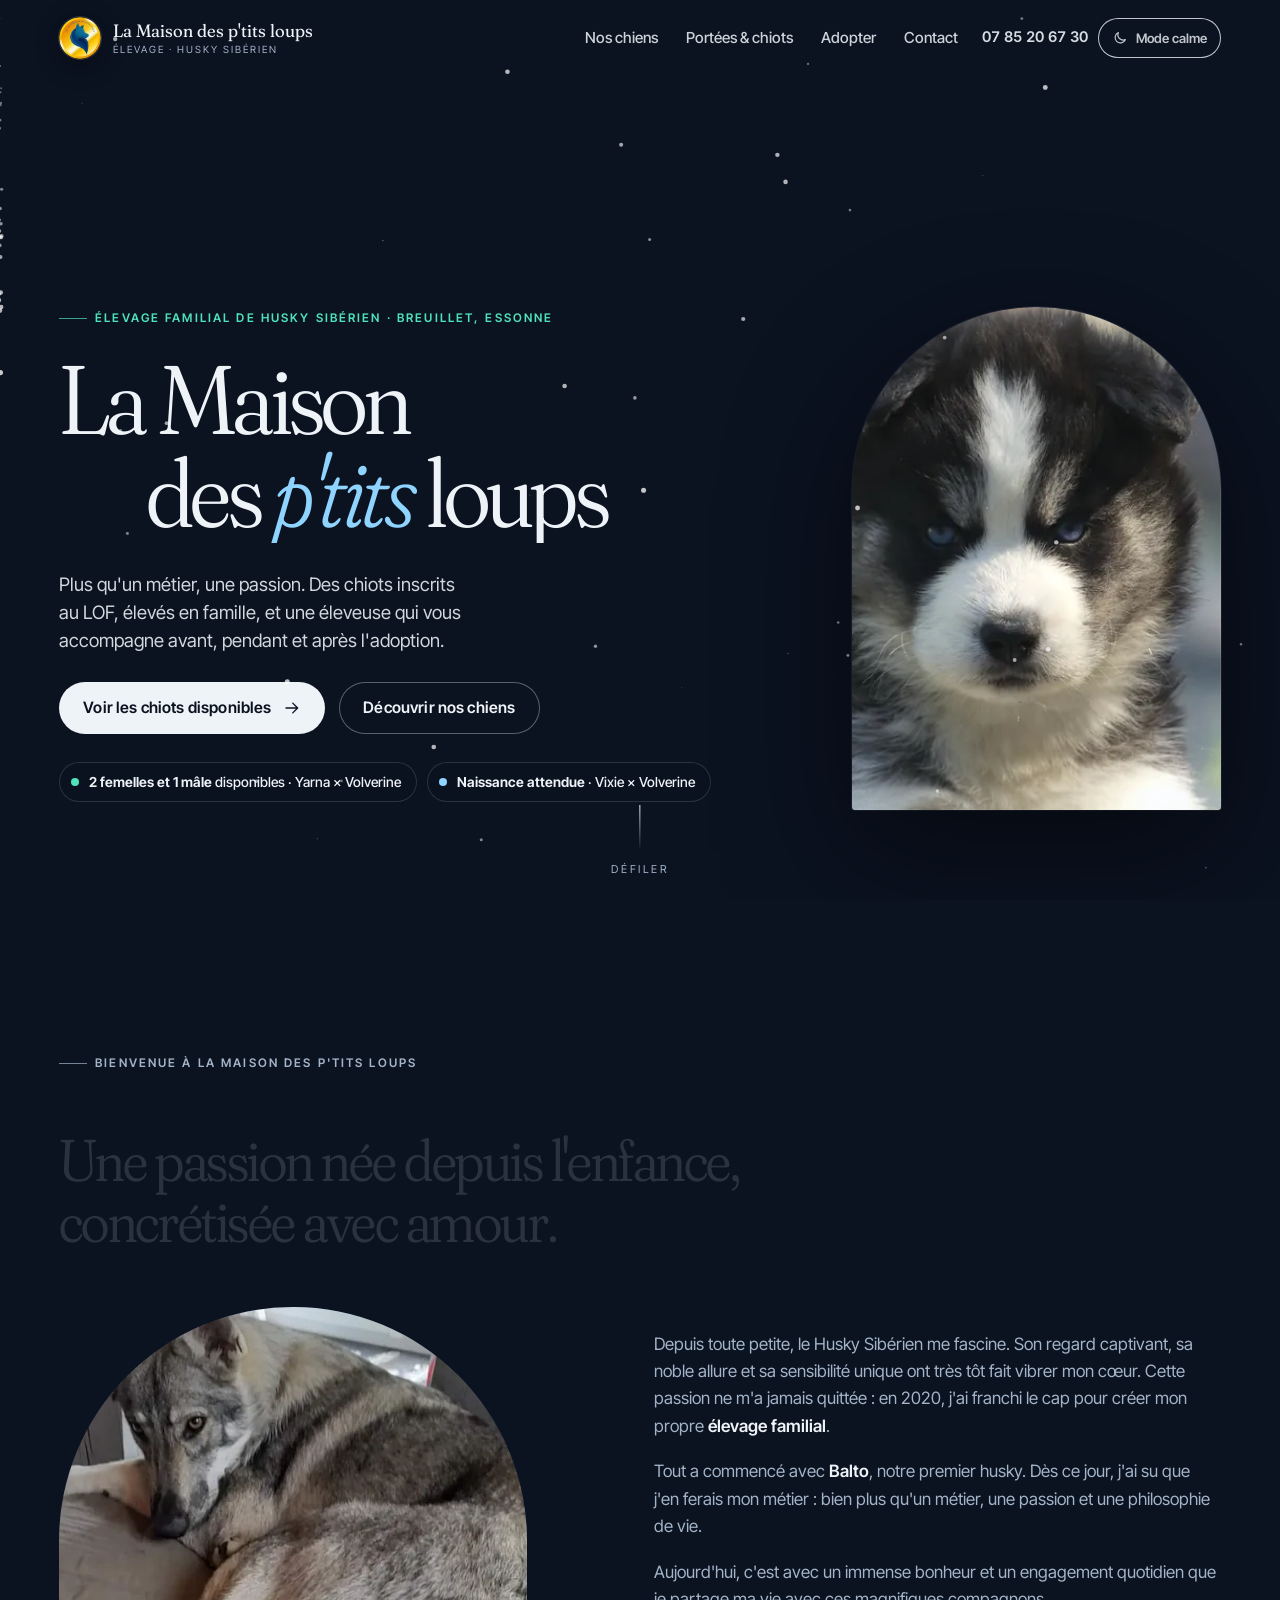
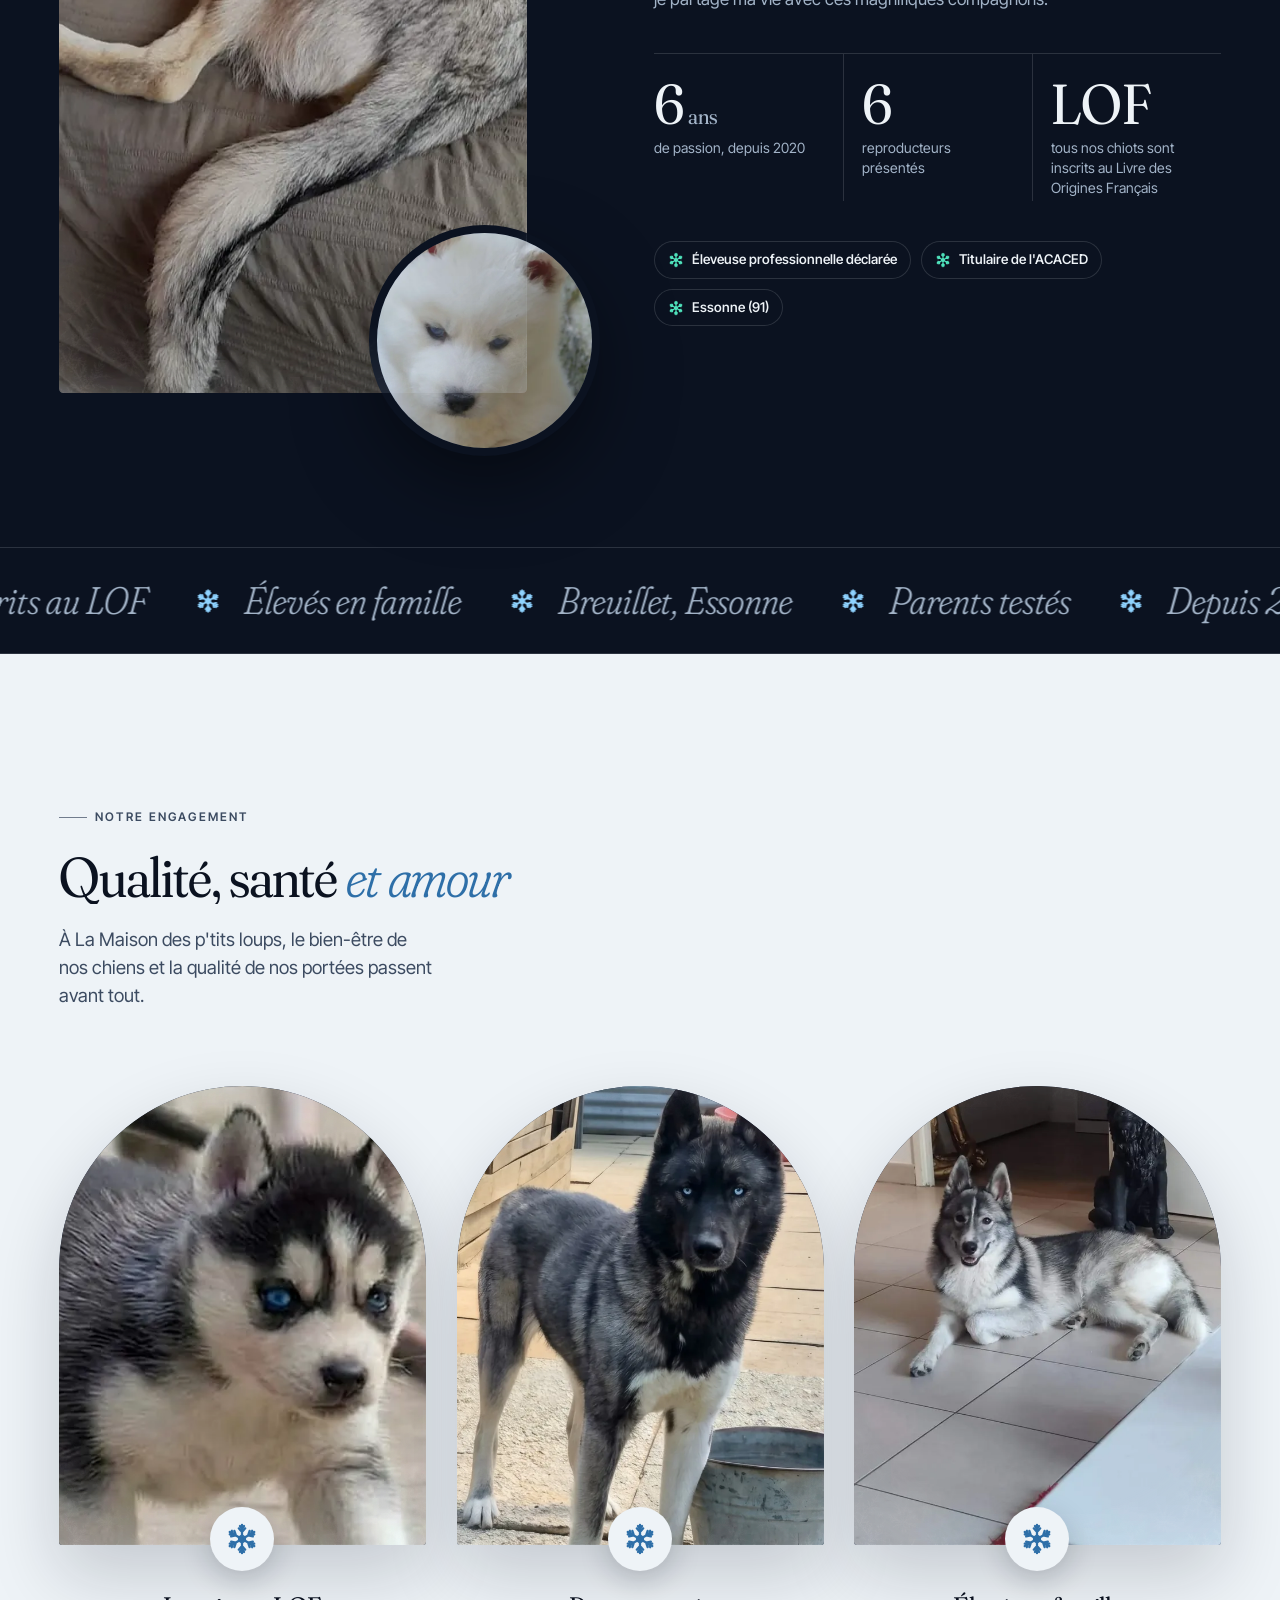
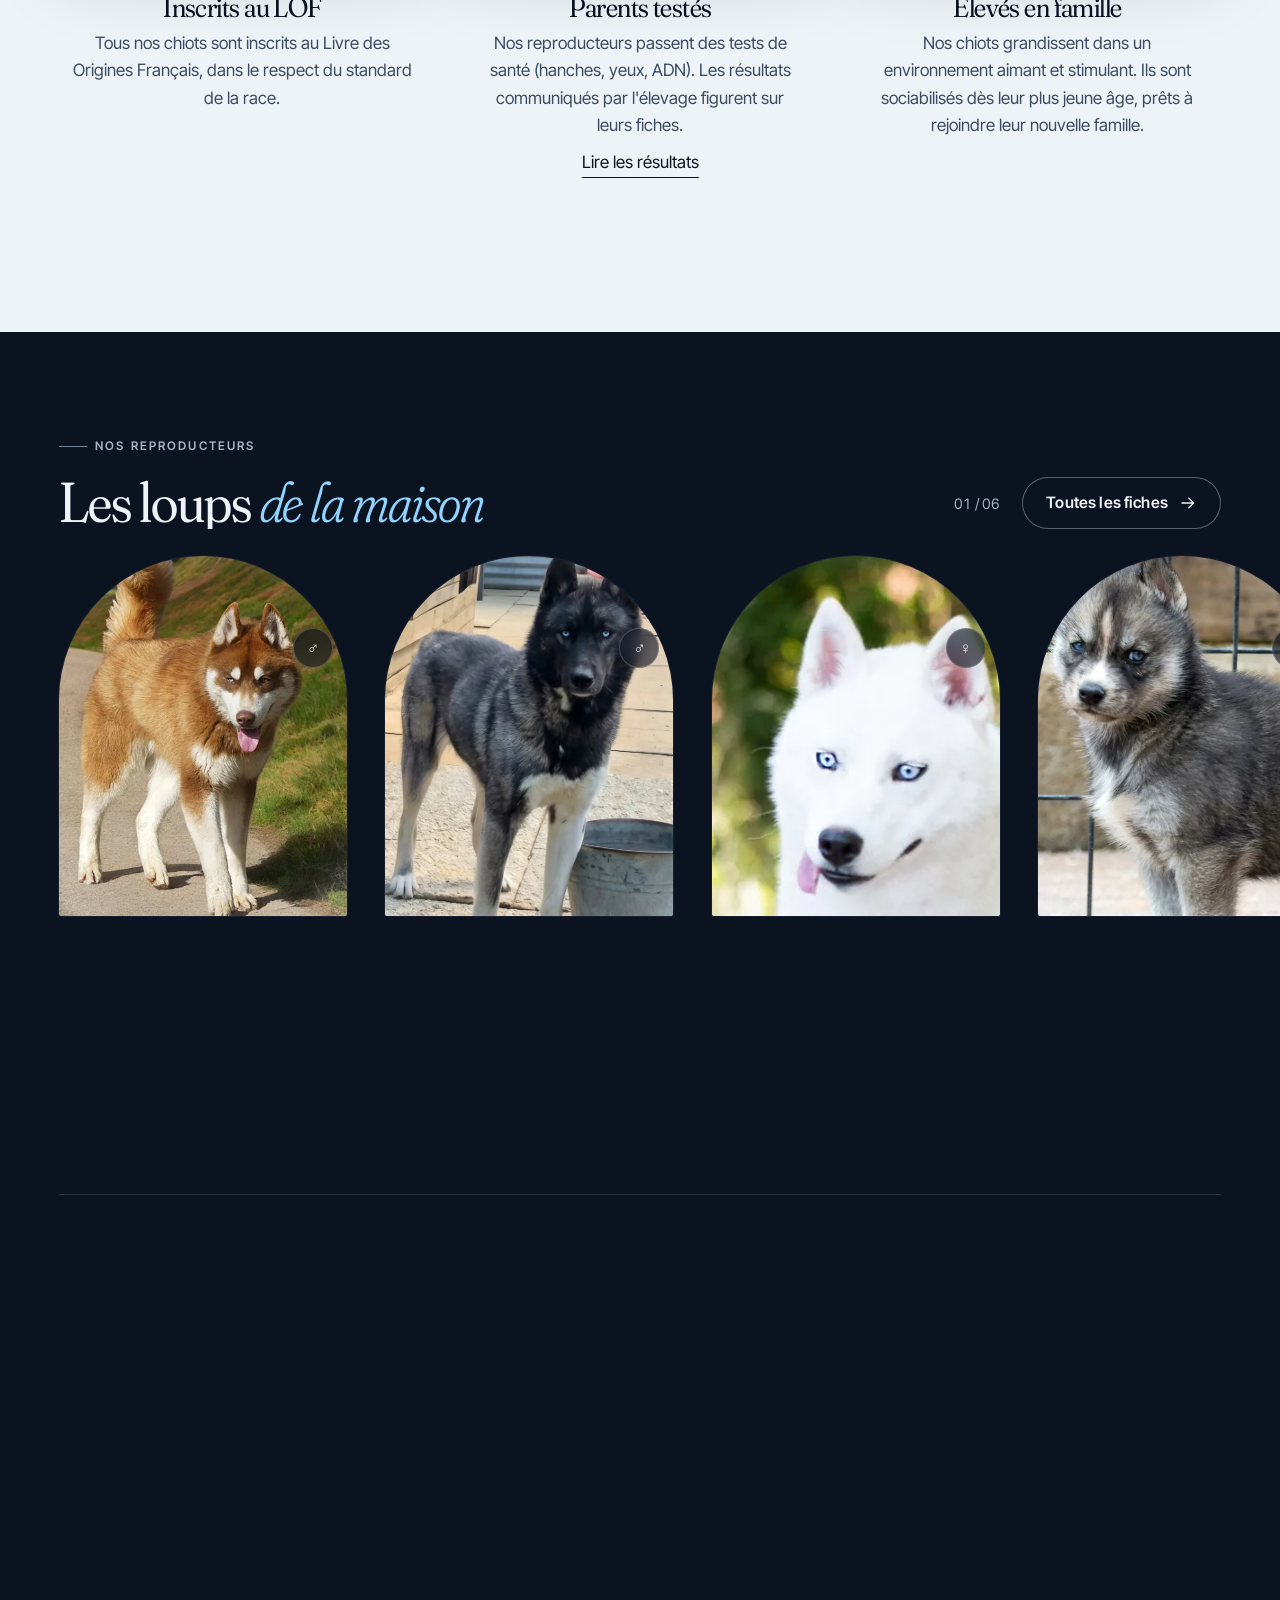
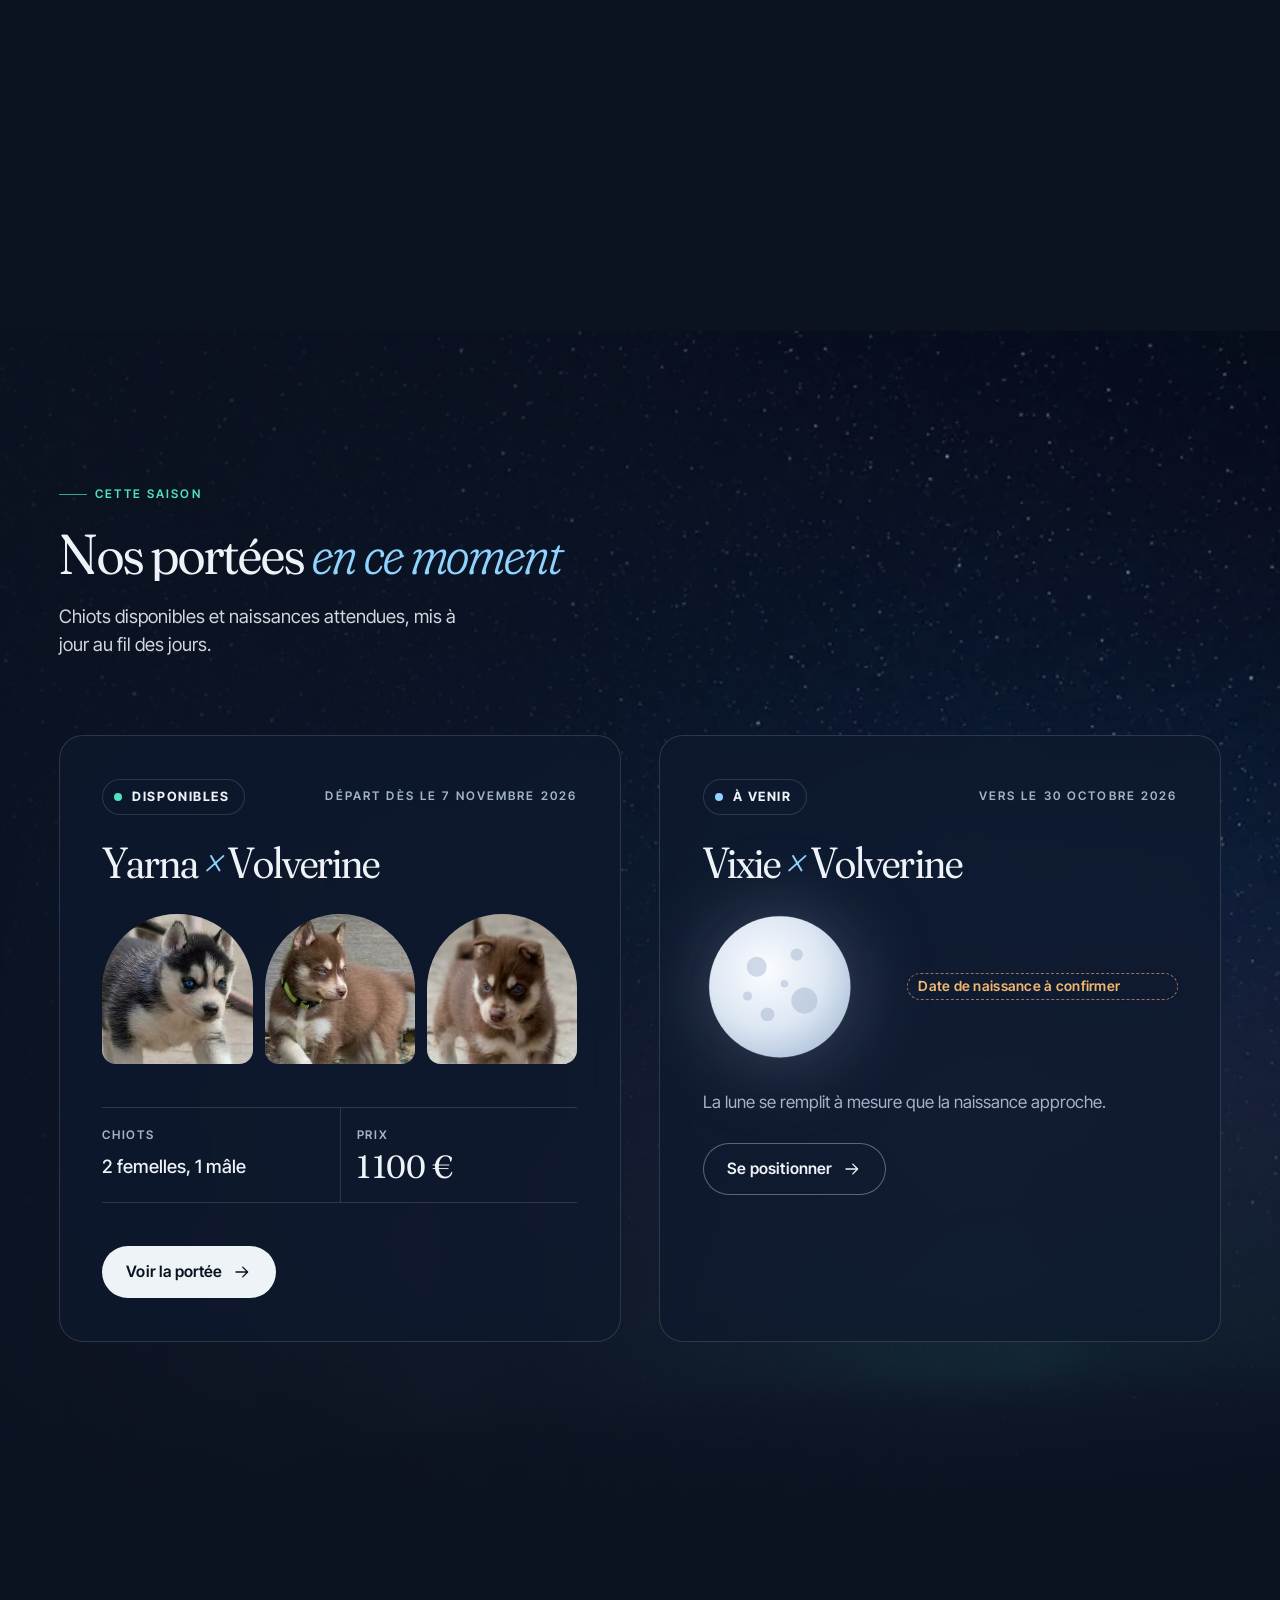
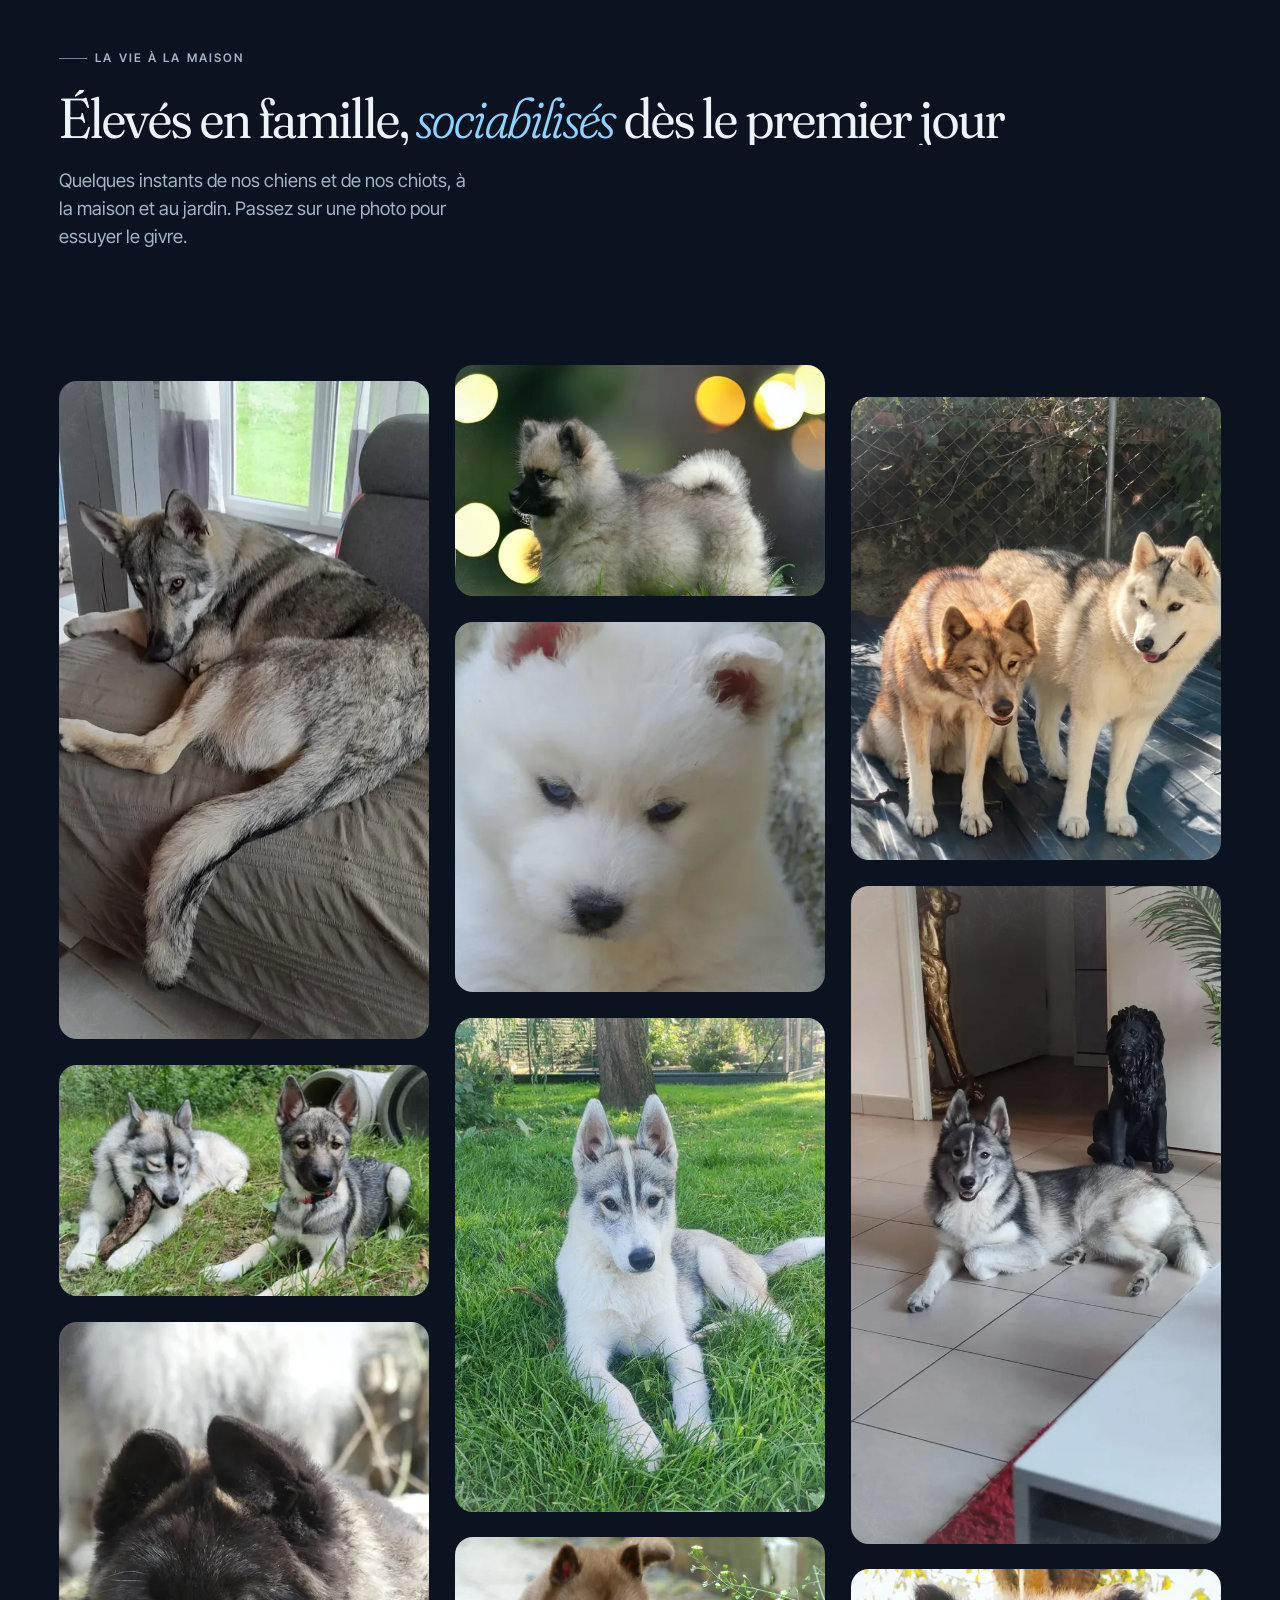
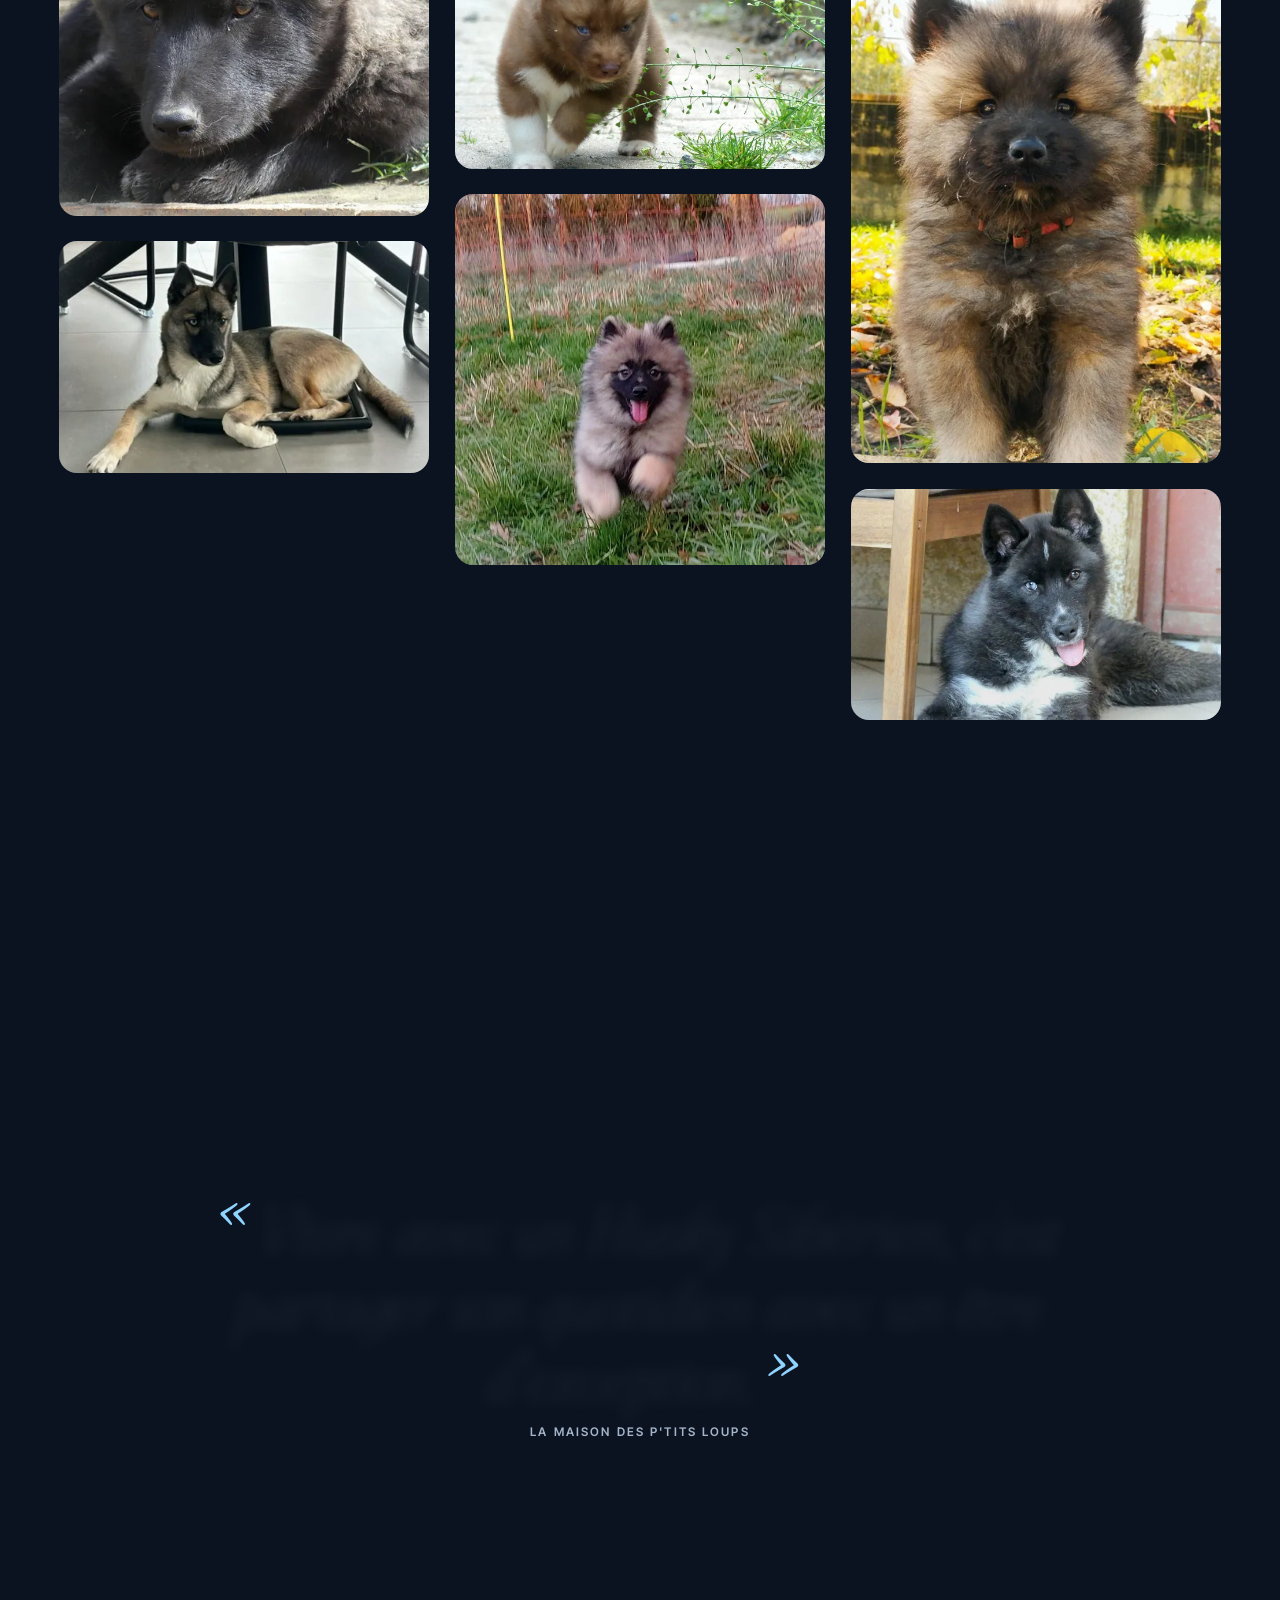
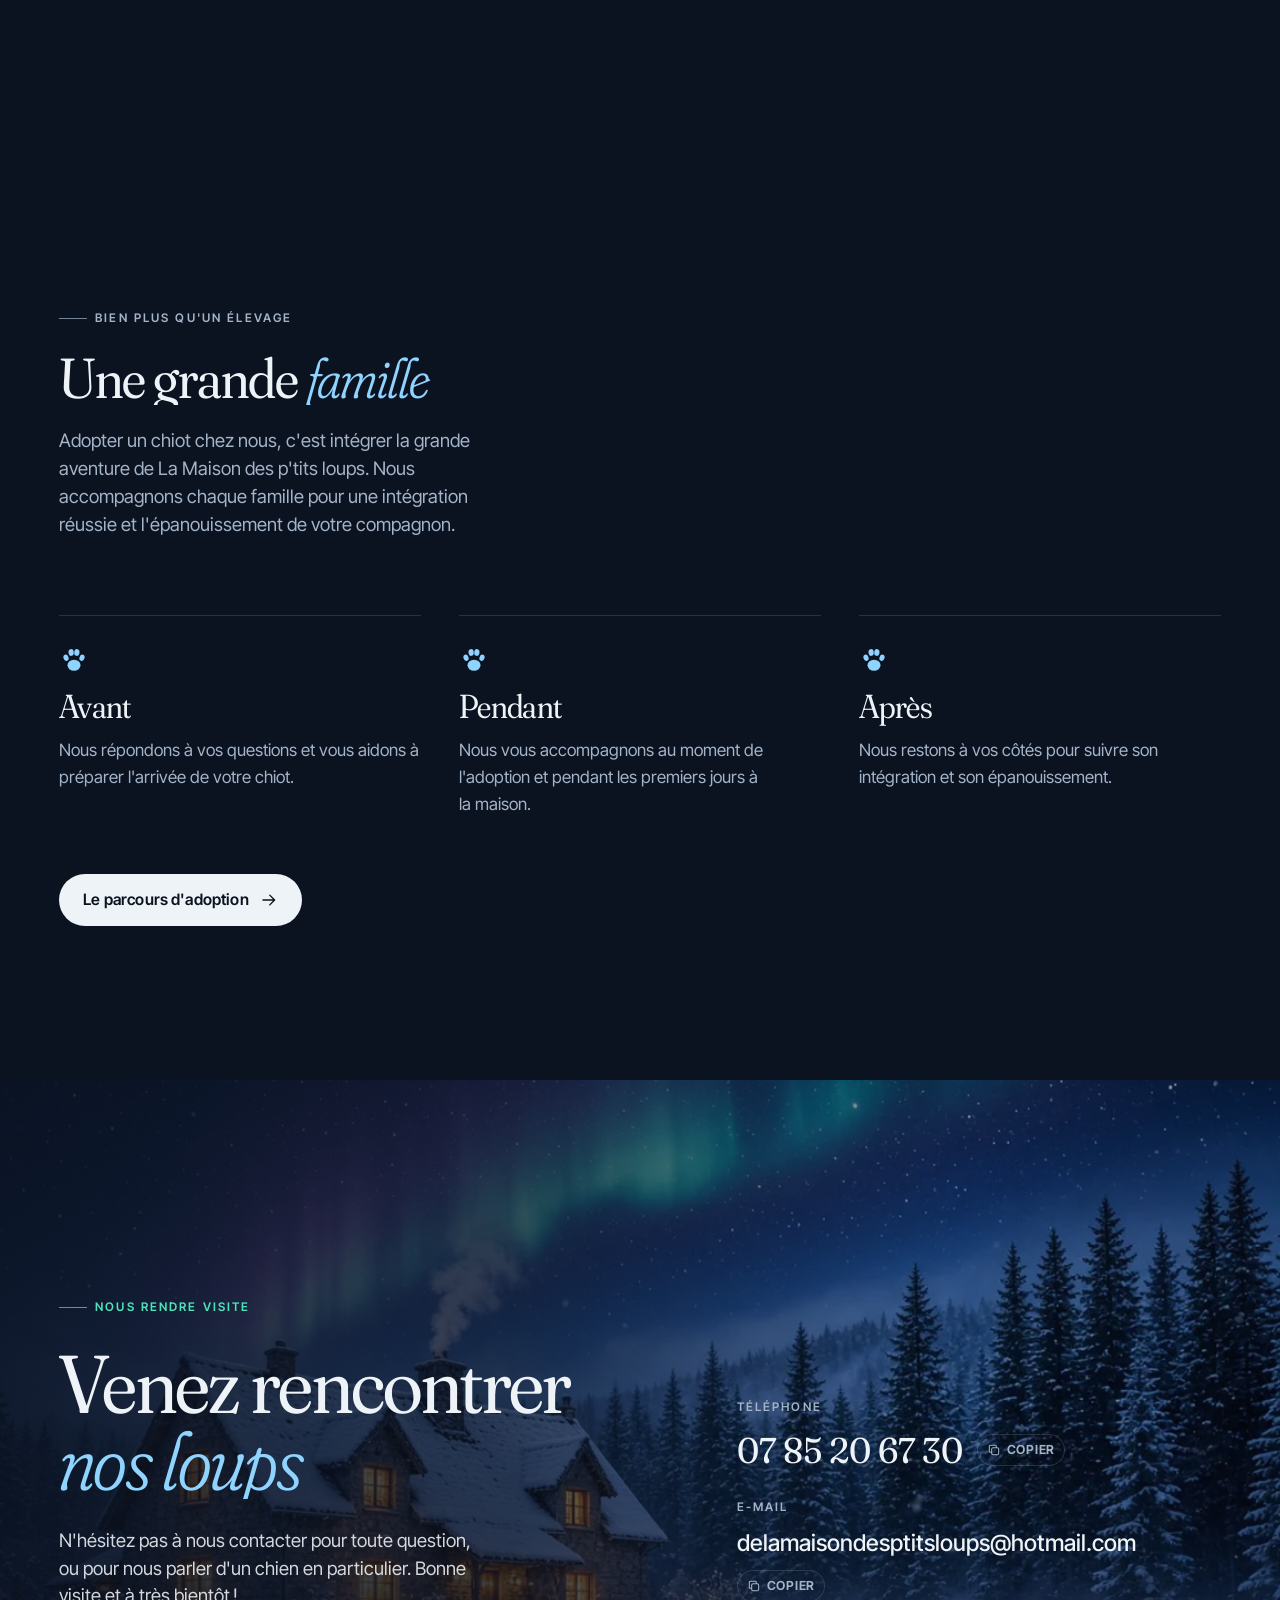
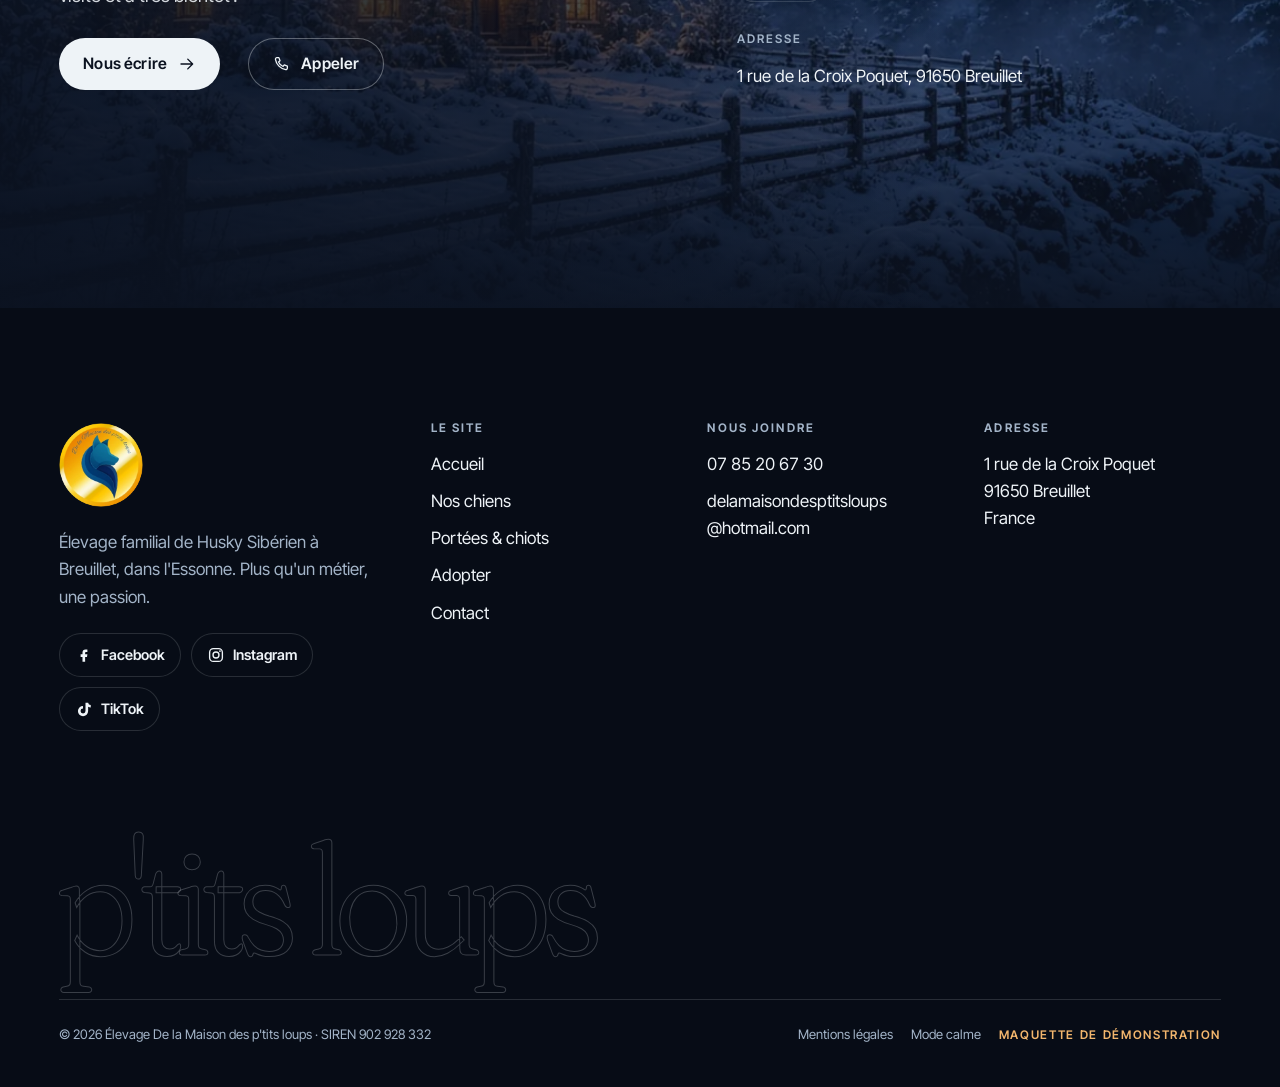
<file: index.html>
<!doctype html>
<html lang="fr" class="no-js">
<head>
<meta charset="utf-8">
<title>La Maison des p'tits loups</title>
<meta name="claude:viewport-fit-sides" content="cover">
<meta name="viewport" content="width=device-width, initial-scale=1, viewport-fit=cover">
<meta name="description" content="Élevage familial de Husky Sibérien à Breuillet (Essonne) : chiots LOF, parents testés, élevés en famille.">
<meta name="theme-color" content="#0B1220">
<meta property="og:title" content="La Maison des p'tits loups">
<meta property="og:description" content="Élevage familial de Husky Sibérien à Breuillet (Essonne) : chiots LOF, parents testés, élevés en famille.">
<meta property="og:type" content="website">
<meta property="og:locale" content="fr_FR">
<meta property="og:image" content="https://maison-ptits-loups-maquette.vercel.app/assets/img/ui/partage.jpg">
<meta property="og:image:width" content="1200">
<meta property="og:image:height" content="630">
<meta name="twitter:card" content="summary_large_image">
<meta name="robots" content="noindex">
<link rel="icon" href="assets/img/ui/favicon-48.png" type="image/png">
<link rel="apple-touch-icon" href="assets/img/ui/apple-touch-icon.png">
<link rel="preload" href="assets/fonts/fraunces-var.woff2" as="font" type="font/woff2" crossorigin>
<link rel="preload" href="assets/fonts/intertight-var.woff2" as="font" type="font/woff2" crossorigin>
<link rel="stylesheet" href="assets/css/main.css">
<link rel="modulepreload" href="assets/js/main.js">
<link rel="modulepreload" href="assets/js/pages/home.js">
<link rel="modulepreload" href="assets/js/core.js">
<link rel="modulepreload" href="assets/js/data.js">
<link rel="modulepreload" href="assets/js/render.js">
<link rel="modulepreload" href="assets/js/fx/moon.js">
<link rel="modulepreload" href="assets/vendor/lenis/lenis.js">
<link rel="modulepreload" href="assets/js/fx/snow.js">
<link rel="modulepreload" href="assets/js/fx/frost.js">
<link rel="modulepreload" href="assets/js/fx/crystal.js">
<link rel="modulepreload" href="assets/vendor/lenis/animate.js">
<link rel="modulepreload" href="assets/vendor/lenis/dimensions.js">
<link rel="modulepreload" href="assets/vendor/lenis/emitter.js">
<link rel="modulepreload" href="assets/vendor/lenis/maths.js">
<link rel="modulepreload" href="assets/vendor/lenis/virtual-scroll.js">
<link rel="modulepreload" href="assets/vendor/lenis/debounce.js">
<script type="application/ld+json">{"@context": "https://schema.org", "@type": "LocalBusiness", "name": "Élevage De la Maison des p'tits loups", "description": "Élevage familial de Husky Sibérien à Breuillet (Essonne) : chiots inscrits au LOF, élevés en famille.", "url": "https://maison-ptits-loups-maquette.vercel.app/", "image": "https://maison-ptits-loups-maquette.vercel.app/assets/img/ui/partage.jpg", "logo": "https://maison-ptits-loups-maquette.vercel.app/assets/img/ui/logo-medaille-512.png", "telephone": "+33 7 85 20 67 30", "email": "delamaisondesptitsloups@hotmail.com", "address": {"@type": "PostalAddress", "streetAddress": "1 rue de la Croix Poquet", "postalCode": "91650", "addressLocality": "Breuillet", "addressRegion": "Essonne", "addressCountry": "FR"}, "sameAs": ["https://www.facebook.com/LaMaisondesptitsloups1/", "https://instagram.com/la_maison_des_ptits_loups", "https://www.tiktok.com/@lamaisondesptitsloups"]}</script>
<script>(function(){var d=document.documentElement,v=null,ss=null;d.classList.remove('no-js');d.classList.add('js');try{v=localStorage.getItem('ptits-loups-calme')}catch(e){}try{ss=sessionStorage}catch(e){}var calm=v==='1'||(v!=='0'&&matchMedia('(prefers-reduced-motion: reduce)').matches);if(calm){d.classList.add('is-calm');return}var tr=false;try{tr=!!ss&&ss.getItem('ptits-loups-transition')==='1'}catch(e){}if(tr)d.classList.add('from-transition');else if(true){var seen=false;try{seen=!!ss&&ss.getItem('ptits-loups-intro')==='1'}catch(e){}if(!seen)d.classList.add('play-intro')}})();</script>
</head>
<body data-page="home">
<a class="skip" href="#contenu">Aller au contenu</a>
<svg width="0" height="0" style="position:absolute" aria-hidden="true">
<symbol id="i-arrow" viewBox="0 0 24 24"><path d="M4 12h15M13 5.5 19.5 12 13 18.5" fill="none" stroke="currentColor" stroke-width="1.8" stroke-linecap="round" stroke-linejoin="round"/></symbol>
<symbol id="i-phone" viewBox="0 0 24 24"><path d="M6.6 3.5h2.6l1.5 4.2-2 1.5a12 12 0 0 0 6.1 6.1l1.5-2 4.2 1.5v2.6a2 2 0 0 1-2.2 2A16.5 16.5 0 0 1 4.6 5.7a2 2 0 0 1 2-2.2Z" fill="none" stroke="currentColor" stroke-width="1.7" stroke-linejoin="round"/></symbol>
<symbol id="i-mail" viewBox="0 0 24 24"><rect x="3" y="5.5" width="18" height="13" rx="2.5" fill="none" stroke="currentColor" stroke-width="1.7"/><path d="m4 7 8 6 8-6" fill="none" stroke="currentColor" stroke-width="1.7" stroke-linejoin="round"/></symbol>
<symbol id="i-pin" viewBox="0 0 24 24"><path d="M12 21s-6.5-6-6.5-11a6.5 6.5 0 0 1 13 0c0 5-6.5 11-6.5 11Z" fill="none" stroke="currentColor" stroke-width="1.7"/><circle cx="12" cy="10" r="2.4" fill="none" stroke="currentColor" stroke-width="1.7"/></symbol>
<symbol id="i-copy" viewBox="0 0 24 24"><rect x="8" y="8" width="12" height="12" rx="2.5" fill="none" stroke="currentColor" stroke-width="1.8"/><path d="M16 8V6a2 2 0 0 0-2-2H6a2 2 0 0 0-2 2v8a2 2 0 0 0 2 2h2" fill="none" stroke="currentColor" stroke-width="1.8"/></symbol>
<symbol id="i-calm" viewBox="0 0 24 24"><path d="M20 14.5A8 8 0 0 1 9.5 4a8 8 0 1 0 10.5 10.5Z" fill="none" stroke="currentColor" stroke-width="1.8" stroke-linejoin="round"/></symbol>
<symbol id="i-close" viewBox="0 0 24 24"><path d="M6 6l12 12M18 6 6 18" fill="none" stroke="currentColor" stroke-width="1.8" stroke-linecap="round"/></symbol>
<symbol id="i-zoom" viewBox="0 0 24 24"><circle cx="11" cy="11" r="6.5" fill="none" stroke="currentColor" stroke-width="1.8"/><path d="m16 16 4 4M11 8v6M8 11h6" fill="none" stroke="currentColor" stroke-width="1.8" stroke-linecap="round"/></symbol>
<symbol id="i-check" viewBox="0 0 24 24"><circle cx="12" cy="12" r="10" fill="none" stroke="currentColor" stroke-width="1.5"/><path d="m7.5 12.5 3 3 6-7" fill="none" stroke="currentColor" stroke-width="1.8" stroke-linecap="round" stroke-linejoin="round"/></symbol>
<symbol id="i-fb" viewBox="0 0 24 24"><path d="M14 8h2.5V4.5H14A4 4 0 0 0 10 8.5V11H7.5v3.5H10V21h3.5v-6.5H16l.5-3.5h-3V9a1 1 0 0 1 1-1Z" fill="currentColor"/></symbol>
<symbol id="i-ig" viewBox="0 0 24 24"><rect x="3.5" y="3.5" width="17" height="17" rx="5" fill="none" stroke="currentColor" stroke-width="1.8"/><circle cx="12" cy="12" r="4" fill="none" stroke="currentColor" stroke-width="1.8"/><circle cx="17.3" cy="6.7" r="1.2" fill="currentColor"/></symbol>
<symbol id="i-tt" viewBox="0 0 24 24"><path d="M14 3.5v11.2a3.3 3.3 0 1 1-3.3-3.3V8a6.8 6.8 0 1 0 6.8 6.8V9a6.4 6.4 0 0 0 3.5 1V6.6A3.6 3.6 0 0 1 17.5 3.5Z" fill="currentColor"/></symbol>
<symbol id="i-paw" viewBox="-12 -12 24 24"><ellipse cx="0" cy="3.4" rx="5.2" ry="4.4" fill="currentColor"/><ellipse cx="-6.4" cy="-2.6" rx="2" ry="2.5" transform="rotate(-20 -6.4 -2.6)" fill="currentColor"/><ellipse cx="-2.3" cy="-6.8" rx="2.1" ry="2.7" transform="rotate(-6 -2.3 -6.8)" fill="currentColor"/><ellipse cx="2.3" cy="-6.8" rx="2.1" ry="2.7" transform="rotate(6 2.3 -6.8)" fill="currentColor"/><ellipse cx="6.4" cy="-2.6" rx="2" ry="2.5" transform="rotate(20 6.4 -2.6)" fill="currentColor"/></symbol>
<symbol id="i-cross" viewBox="0 0 48 48"><path d="M24 4v40M4 24h40M10 10l28 28M38 10 10 38" fill="none" stroke="currentColor" stroke-width="1.2" stroke-linecap="round" opacity=".5"/><circle cx="24" cy="24" r="5" fill="none" stroke="currentColor" stroke-width="1.6"/></symbol>
</svg>
<header class="header" data-header>
  <div class="wrap header__inner">
    <a class="brand" href="index.html" aria-label="La Maison des p'tits loups, accueil">
      <img src="assets/img/photos/logo-medaille-128.webp" width="42" height="42" alt="">
      <span class="brand__name">La Maison des p'tits loups<small>Élevage · Husky Sibérien</small></span>
    </a>
    <nav class="nav" aria-label="Navigation principale"><a href="chiens.html">Nos chiens</a><a href="portees.html">Portées & chiots</a><a href="adopter.html">Adopter</a><a href="contact.html">Contact</a></nav>
    <div class="header__tools">
      <a class="header__phone" href="tel:+33785206730">07 85 20 67 30</a>
      <button class="calm-btn" type="button" data-calm-toggle aria-pressed="false" title="Réduire les animations"><svg aria-hidden="true" focusable="false"><use href="#i-calm"></use></svg><span class="calm-btn__text">Mode calme</span></button>
      <button class="burger" type="button" data-burger aria-expanded="false" aria-controls="menu" aria-label="Ouvrir le menu"><span></span><span></span></button>
    </div>
  </div>
</header>
<div class="menu" id="menu" data-menu aria-hidden="true" data-lenis-prevent>
  <div class="aurora-slot" data-aurora-slot></div>
  <div class="wrap">
    <nav class="menu__links" aria-label="Menu"><a href="index.html" aria-current="page">Accueil</a><a href="chiens.html">Nos chiens</a><a href="portees.html">Portées & chiots</a><a href="adopter.html">Adopter</a><a href="contact.html">Contact</a></nav>
    <div class="menu__foot"><a href="tel:+33785206730" class="big-contact">07 85 20 67 30</a><span>1 rue de la Croix Poquet, 91650 Breuillet</span></div>
  </div>
</div>
<main id="contenu">
<div class="intro" data-intro><span class="intro__eye" data-eye="l" aria-hidden="true"></span><span class="intro__eye" data-eye="r" aria-hidden="true"></span><button class="intro__skip" type="button" data-intro-skip>Passer</button></div>
<section class="hero" data-aurora data-tone="dark" aria-labelledby="titre-accueil">
  <div class="bg" data-parallax-bg><picture><source media="(max-width: 700px) and (orientation: portrait)" srcset="assets/img/grok/accueil-ouverture-9x16-720.webp 720w, assets/img/grok/accueil-ouverture-9x16.webp 1080w" sizes="100vw"><img src="assets/img/grok/accueil-ouverture-16x9-1280.webp" srcset="assets/img/grok/accueil-ouverture-16x9-1280.webp 1280w, assets/img/grok/accueil-ouverture-16x9.webp 1920w" sizes="100vw" width="1920" height="1289" alt="" loading="eager" fetchpriority="high" decoding="async" data-grok="accueil-ouverture-16x9"></picture></div>
  <div class="aurora-slot" data-aurora-slot></div>
  <div class="wrap">
    <div class="hero__grid">
      <div class="hero__text">
        <p class="label eyebrow label--aurora" data-hero-fade>Élevage familial de Husky Sibérien · Breuillet, Essonne</p>
        <h1 class="hero__title" id="titre-accueil" data-hero-title><span class="line">La Maison</span> <span class="line indent">des <em>p'tits</em> loups</span></h1>
        <p class="lead" data-hero-fade>Plus qu'un métier, une passion. Des chiots inscrits au LOF, élevés en famille, et une éleveuse qui vous accompagne avant, pendant et après l'adoption.</p>
        <div class="row" data-hero-fade><a class="btn" data-magnetic href="portees.html">Voir les chiots disponibles<svg aria-hidden="true" focusable="false"><use href="#i-arrow"></use></svg></a><a class="btn btn--ghost" data-magnetic href="chiens.html">Découvrir nos chiens</a></div>
        <div class="hero__chips" data-hero-fade data-litter-chips></div>
      </div>
      <figure class="hero__portrait media media--arch" data-frost data-frost-mode="edges" data-hero-portrait><img src="assets/img/photos/chiot-regard-bleu-1280.webp" srcset="assets/img/photos/chiot-regard-bleu-640.webp 640w, assets/img/photos/chiot-regard-bleu-1280.webp 1280w, assets/img/photos/chiot-regard-bleu-1920.webp 1920w" sizes="(max-width: 900px) 78vw, 30vw" width="4000" height="3000" alt="Chiot husky noir et blanc aux yeux bleus, en gros plan" loading="eager" fetchpriority="high" decoding="async"></figure>
    </div>
  </div>
  <div class="scroll-hint" aria-hidden="true"><i></i>Défiler</div>
</section>

<section class="section welcome" id="bienvenue" data-tone="dark">
  <div class="wrap grid-12 welcome__grid">
    <p class="label eyebrow" style="grid-column:1/-1">Bienvenue à La Maison des p'tits loups</p>
    <h2 class="welcome__statement" data-statement>Une passion née depuis l'enfance, concrétisée avec amour.</h2>
    <div class="welcome__media" data-reveal>
      <figure class="media media--arch" data-frost data-parallax-img><img src="assets/img/photos/chien-canape-1280.webp" srcset="assets/img/photos/chien-canape-640.webp 640w, assets/img/photos/chien-canape-1280.webp 1280w, assets/img/photos/chien-canape-1920.webp 1920w" sizes="(max-width: 900px) 80vw, 36vw" width="918" height="2048" alt="Un de nos chiens couché sur le canapé, à la maison" loading="lazy" decoding="async"></figure>
      <figure class="media welcome__inset" data-frost data-frost-mode="soft"><img src="assets/img/photos/chiot-blanc-1280.webp" srcset="assets/img/photos/chiot-blanc-640.webp 640w, assets/img/photos/chiot-blanc-1280.webp 1280w, assets/img/photos/chiot-blanc-1920.webp 1920w" sizes="20vw" width="3000" height="2250" alt="Chiot blanc aux yeux bleus" loading="lazy" decoding="async"></figure>
    </div>
    <div class="welcome__body">
      <div class="prose" data-reveal>
        <p>Depuis toute petite, le Husky Sibérien me fascine. Son regard captivant, sa noble allure et sa sensibilité unique ont très tôt fait vibrer mon cœur. Cette passion ne m'a jamais quittée : en 2020, j'ai franchi le cap pour créer mon propre <strong>élevage familial</strong>.</p>
        <p>Tout a commencé avec <strong>Balto</strong>, notre premier husky. Dès ce jour, j'ai su que j'en ferais mon métier : bien plus qu'un métier, une passion et une philosophie de vie.</p>
        <p>Aujourd'hui, c'est avec un immense bonheur et un engagement quotidien que je partage ma vie avec ces magnifiques compagnons.</p>
      </div>
      <div class="facts" data-reveal>
        <div class="fact"><span class="fact__num"><span data-count="6" data-years>6</span><small>ans</small></span><p>de passion, depuis 2020</p></div>
        <div class="fact"><span class="fact__num" data-count="6" data-dog-count>6</span><p>reproducteurs présentés</p></div>
        <div class="fact"><span class="fact__num">LOF</span><p>tous nos chiots sont inscrits au Livre des Origines Français</p></div>
      </div>
      <div class="badges" data-reveal>
        <span class="badge"><svg class="crystal" viewBox="0 0 24 24" aria-hidden="true"><path pathLength="1" d="M12 12L12.00 2.00M12.00 7.00L9.72 4.47M12.00 7.00L14.28 4.47M12.00 4.50L10.53 2.87M12.00 4.50L13.47 2.87"/><path pathLength="1" d="M12 12L20.66 7.00M16.33 9.50L17.38 6.27M16.33 9.50L19.66 10.21M18.50 8.25L19.18 6.16M18.50 8.25L20.65 8.71"/><path pathLength="1" d="M12 12L20.66 17.00M16.33 14.50L19.66 13.79M16.33 14.50L17.38 17.73M18.50 15.75L20.65 15.29M18.50 15.75L19.18 17.84"/><path pathLength="1" d="M12 12L12.00 22.00M12.00 17.00L14.28 19.53M12.00 17.00L9.72 19.53M12.00 19.50L13.47 21.13M12.00 19.50L10.53 21.13"/><path pathLength="1" d="M12 12L3.34 17.00M7.67 14.50L6.62 17.73M7.67 14.50L4.34 13.79M5.50 15.75L4.82 17.84M5.50 15.75L3.35 15.29"/><path pathLength="1" d="M12 12L3.34 7.00M7.67 9.50L4.34 10.21M7.67 9.50L6.62 6.27M5.50 8.25L3.35 8.71M5.50 8.25L4.82 6.16"/><path pathLength="1" d="M12 9.6L14.08 10.8L14.08 13.2L12 14.4L9.92 13.2L9.92 10.8Z"/></svg>Éleveuse professionnelle déclarée</span>
        <span class="badge"><svg class="crystal" viewBox="0 0 24 24" aria-hidden="true"><path pathLength="1" d="M12 12L12.00 2.00M12.00 7.00L9.72 4.47M12.00 7.00L14.28 4.47M12.00 4.50L10.53 2.87M12.00 4.50L13.47 2.87"/><path pathLength="1" d="M12 12L20.66 7.00M16.33 9.50L17.38 6.27M16.33 9.50L19.66 10.21M18.50 8.25L19.18 6.16M18.50 8.25L20.65 8.71"/><path pathLength="1" d="M12 12L20.66 17.00M16.33 14.50L19.66 13.79M16.33 14.50L17.38 17.73M18.50 15.75L20.65 15.29M18.50 15.75L19.18 17.84"/><path pathLength="1" d="M12 12L12.00 22.00M12.00 17.00L14.28 19.53M12.00 17.00L9.72 19.53M12.00 19.50L13.47 21.13M12.00 19.50L10.53 21.13"/><path pathLength="1" d="M12 12L3.34 17.00M7.67 14.50L6.62 17.73M7.67 14.50L4.34 13.79M5.50 15.75L4.82 17.84M5.50 15.75L3.35 15.29"/><path pathLength="1" d="M12 12L3.34 7.00M7.67 9.50L4.34 10.21M7.67 9.50L6.62 6.27M5.50 8.25L3.35 8.71M5.50 8.25L4.82 6.16"/><path pathLength="1" d="M12 9.6L14.08 10.8L14.08 13.2L12 14.4L9.92 13.2L9.92 10.8Z"/></svg>Titulaire de l'ACACED</span>
        <span class="badge"><svg class="crystal" viewBox="0 0 24 24" aria-hidden="true"><path pathLength="1" d="M12 12L12.00 2.00M12.00 7.00L9.72 4.47M12.00 7.00L14.28 4.47M12.00 4.50L10.53 2.87M12.00 4.50L13.47 2.87"/><path pathLength="1" d="M12 12L20.66 7.00M16.33 9.50L17.38 6.27M16.33 9.50L19.66 10.21M18.50 8.25L19.18 6.16M18.50 8.25L20.65 8.71"/><path pathLength="1" d="M12 12L20.66 17.00M16.33 14.50L19.66 13.79M16.33 14.50L17.38 17.73M18.50 15.75L20.65 15.29M18.50 15.75L19.18 17.84"/><path pathLength="1" d="M12 12L12.00 22.00M12.00 17.00L14.28 19.53M12.00 17.00L9.72 19.53M12.00 19.50L13.47 21.13M12.00 19.50L10.53 21.13"/><path pathLength="1" d="M12 12L3.34 17.00M7.67 14.50L6.62 17.73M7.67 14.50L4.34 13.79M5.50 15.75L4.82 17.84M5.50 15.75L3.35 15.29"/><path pathLength="1" d="M12 12L3.34 7.00M7.67 9.50L4.34 10.21M7.67 9.50L6.62 6.27M5.50 8.25L3.35 8.71M5.50 8.25L4.82 6.16"/><path pathLength="1" d="M12 9.6L14.08 10.8L14.08 13.2L12 14.4L9.92 13.2L9.92 10.8Z"/></svg>Essonne (91)</span>
      </div>
    </div>
  </div>
</section>

<div class="marquee" aria-hidden="true" data-marquee><div class="marquee__inner"><span>Husky Sibérien<svg class="crystal" viewBox="0 0 24 24" aria-hidden="true"><path pathLength="1" d="M12 12L12.00 2.00M12.00 7.00L9.72 4.47M12.00 7.00L14.28 4.47M12.00 4.50L10.53 2.87M12.00 4.50L13.47 2.87"/><path pathLength="1" d="M12 12L20.66 7.00M16.33 9.50L17.38 6.27M16.33 9.50L19.66 10.21M18.50 8.25L19.18 6.16M18.50 8.25L20.65 8.71"/><path pathLength="1" d="M12 12L20.66 17.00M16.33 14.50L19.66 13.79M16.33 14.50L17.38 17.73M18.50 15.75L20.65 15.29M18.50 15.75L19.18 17.84"/><path pathLength="1" d="M12 12L12.00 22.00M12.00 17.00L14.28 19.53M12.00 17.00L9.72 19.53M12.00 19.50L13.47 21.13M12.00 19.50L10.53 21.13"/><path pathLength="1" d="M12 12L3.34 17.00M7.67 14.50L6.62 17.73M7.67 14.50L4.34 13.79M5.50 15.75L4.82 17.84M5.50 15.75L3.35 15.29"/><path pathLength="1" d="M12 12L3.34 7.00M7.67 9.50L4.34 10.21M7.67 9.50L6.62 6.27M5.50 8.25L3.35 8.71M5.50 8.25L4.82 6.16"/><path pathLength="1" d="M12 9.6L14.08 10.8L14.08 13.2L12 14.4L9.92 13.2L9.92 10.8Z"/></svg></span><span>Chiots inscrits au LOF<svg class="crystal" viewBox="0 0 24 24" aria-hidden="true"><path pathLength="1" d="M12 12L12.00 2.00M12.00 7.00L9.72 4.47M12.00 7.00L14.28 4.47M12.00 4.50L10.53 2.87M12.00 4.50L13.47 2.87"/><path pathLength="1" d="M12 12L20.66 7.00M16.33 9.50L17.38 6.27M16.33 9.50L19.66 10.21M18.50 8.25L19.18 6.16M18.50 8.25L20.65 8.71"/><path pathLength="1" d="M12 12L20.66 17.00M16.33 14.50L19.66 13.79M16.33 14.50L17.38 17.73M18.50 15.75L20.65 15.29M18.50 15.75L19.18 17.84"/><path pathLength="1" d="M12 12L12.00 22.00M12.00 17.00L14.28 19.53M12.00 17.00L9.72 19.53M12.00 19.50L13.47 21.13M12.00 19.50L10.53 21.13"/><path pathLength="1" d="M12 12L3.34 17.00M7.67 14.50L6.62 17.73M7.67 14.50L4.34 13.79M5.50 15.75L4.82 17.84M5.50 15.75L3.35 15.29"/><path pathLength="1" d="M12 12L3.34 7.00M7.67 9.50L4.34 10.21M7.67 9.50L6.62 6.27M5.50 8.25L3.35 8.71M5.50 8.25L4.82 6.16"/><path pathLength="1" d="M12 9.6L14.08 10.8L14.08 13.2L12 14.4L9.92 13.2L9.92 10.8Z"/></svg></span><span>Élevés en famille<svg class="crystal" viewBox="0 0 24 24" aria-hidden="true"><path pathLength="1" d="M12 12L12.00 2.00M12.00 7.00L9.72 4.47M12.00 7.00L14.28 4.47M12.00 4.50L10.53 2.87M12.00 4.50L13.47 2.87"/><path pathLength="1" d="M12 12L20.66 7.00M16.33 9.50L17.38 6.27M16.33 9.50L19.66 10.21M18.50 8.25L19.18 6.16M18.50 8.25L20.65 8.71"/><path pathLength="1" d="M12 12L20.66 17.00M16.33 14.50L19.66 13.79M16.33 14.50L17.38 17.73M18.50 15.75L20.65 15.29M18.50 15.75L19.18 17.84"/><path pathLength="1" d="M12 12L12.00 22.00M12.00 17.00L14.28 19.53M12.00 17.00L9.72 19.53M12.00 19.50L13.47 21.13M12.00 19.50L10.53 21.13"/><path pathLength="1" d="M12 12L3.34 17.00M7.67 14.50L6.62 17.73M7.67 14.50L4.34 13.79M5.50 15.75L4.82 17.84M5.50 15.75L3.35 15.29"/><path pathLength="1" d="M12 12L3.34 7.00M7.67 9.50L4.34 10.21M7.67 9.50L6.62 6.27M5.50 8.25L3.35 8.71M5.50 8.25L4.82 6.16"/><path pathLength="1" d="M12 9.6L14.08 10.8L14.08 13.2L12 14.4L9.92 13.2L9.92 10.8Z"/></svg></span><span>Breuillet, Essonne<svg class="crystal" viewBox="0 0 24 24" aria-hidden="true"><path pathLength="1" d="M12 12L12.00 2.00M12.00 7.00L9.72 4.47M12.00 7.00L14.28 4.47M12.00 4.50L10.53 2.87M12.00 4.50L13.47 2.87"/><path pathLength="1" d="M12 12L20.66 7.00M16.33 9.50L17.38 6.27M16.33 9.50L19.66 10.21M18.50 8.25L19.18 6.16M18.50 8.25L20.65 8.71"/><path pathLength="1" d="M12 12L20.66 17.00M16.33 14.50L19.66 13.79M16.33 14.50L17.38 17.73M18.50 15.75L20.65 15.29M18.50 15.75L19.18 17.84"/><path pathLength="1" d="M12 12L12.00 22.00M12.00 17.00L14.28 19.53M12.00 17.00L9.72 19.53M12.00 19.50L13.47 21.13M12.00 19.50L10.53 21.13"/><path pathLength="1" d="M12 12L3.34 17.00M7.67 14.50L6.62 17.73M7.67 14.50L4.34 13.79M5.50 15.75L4.82 17.84M5.50 15.75L3.35 15.29"/><path pathLength="1" d="M12 12L3.34 7.00M7.67 9.50L4.34 10.21M7.67 9.50L6.62 6.27M5.50 8.25L3.35 8.71M5.50 8.25L4.82 6.16"/><path pathLength="1" d="M12 9.6L14.08 10.8L14.08 13.2L12 14.4L9.92 13.2L9.92 10.8Z"/></svg></span><span>Parents testés<svg class="crystal" viewBox="0 0 24 24" aria-hidden="true"><path pathLength="1" d="M12 12L12.00 2.00M12.00 7.00L9.72 4.47M12.00 7.00L14.28 4.47M12.00 4.50L10.53 2.87M12.00 4.50L13.47 2.87"/><path pathLength="1" d="M12 12L20.66 7.00M16.33 9.50L17.38 6.27M16.33 9.50L19.66 10.21M18.50 8.25L19.18 6.16M18.50 8.25L20.65 8.71"/><path pathLength="1" d="M12 12L20.66 17.00M16.33 14.50L19.66 13.79M16.33 14.50L17.38 17.73M18.50 15.75L20.65 15.29M18.50 15.75L19.18 17.84"/><path pathLength="1" d="M12 12L12.00 22.00M12.00 17.00L14.28 19.53M12.00 17.00L9.72 19.53M12.00 19.50L13.47 21.13M12.00 19.50L10.53 21.13"/><path pathLength="1" d="M12 12L3.34 17.00M7.67 14.50L6.62 17.73M7.67 14.50L4.34 13.79M5.50 15.75L4.82 17.84M5.50 15.75L3.35 15.29"/><path pathLength="1" d="M12 12L3.34 7.00M7.67 9.50L4.34 10.21M7.67 9.50L6.62 6.27M5.50 8.25L3.35 8.71M5.50 8.25L4.82 6.16"/><path pathLength="1" d="M12 9.6L14.08 10.8L14.08 13.2L12 14.4L9.92 13.2L9.92 10.8Z"/></svg></span><span>Depuis 2020<svg class="crystal" viewBox="0 0 24 24" aria-hidden="true"><path pathLength="1" d="M12 12L12.00 2.00M12.00 7.00L9.72 4.47M12.00 7.00L14.28 4.47M12.00 4.50L10.53 2.87M12.00 4.50L13.47 2.87"/><path pathLength="1" d="M12 12L20.66 7.00M16.33 9.50L17.38 6.27M16.33 9.50L19.66 10.21M18.50 8.25L19.18 6.16M18.50 8.25L20.65 8.71"/><path pathLength="1" d="M12 12L20.66 17.00M16.33 14.50L19.66 13.79M16.33 14.50L17.38 17.73M18.50 15.75L20.65 15.29M18.50 15.75L19.18 17.84"/><path pathLength="1" d="M12 12L12.00 22.00M12.00 17.00L14.28 19.53M12.00 17.00L9.72 19.53M12.00 19.50L13.47 21.13M12.00 19.50L10.53 21.13"/><path pathLength="1" d="M12 12L3.34 17.00M7.67 14.50L6.62 17.73M7.67 14.50L4.34 13.79M5.50 15.75L4.82 17.84M5.50 15.75L3.35 15.29"/><path pathLength="1" d="M12 12L3.34 7.00M7.67 9.50L4.34 10.21M7.67 9.50L6.62 6.27M5.50 8.25L3.35 8.71M5.50 8.25L4.82 6.16"/><path pathLength="1" d="M12 9.6L14.08 10.8L14.08 13.2L12 14.4L9.92 13.2L9.92 10.8Z"/></svg></span><span>Husky Sibérien<svg class="crystal" viewBox="0 0 24 24" aria-hidden="true"><path pathLength="1" d="M12 12L12.00 2.00M12.00 7.00L9.72 4.47M12.00 7.00L14.28 4.47M12.00 4.50L10.53 2.87M12.00 4.50L13.47 2.87"/><path pathLength="1" d="M12 12L20.66 7.00M16.33 9.50L17.38 6.27M16.33 9.50L19.66 10.21M18.50 8.25L19.18 6.16M18.50 8.25L20.65 8.71"/><path pathLength="1" d="M12 12L20.66 17.00M16.33 14.50L19.66 13.79M16.33 14.50L17.38 17.73M18.50 15.75L20.65 15.29M18.50 15.75L19.18 17.84"/><path pathLength="1" d="M12 12L12.00 22.00M12.00 17.00L14.28 19.53M12.00 17.00L9.72 19.53M12.00 19.50L13.47 21.13M12.00 19.50L10.53 21.13"/><path pathLength="1" d="M12 12L3.34 17.00M7.67 14.50L6.62 17.73M7.67 14.50L4.34 13.79M5.50 15.75L4.82 17.84M5.50 15.75L3.35 15.29"/><path pathLength="1" d="M12 12L3.34 7.00M7.67 9.50L4.34 10.21M7.67 9.50L6.62 6.27M5.50 8.25L3.35 8.71M5.50 8.25L4.82 6.16"/><path pathLength="1" d="M12 9.6L14.08 10.8L14.08 13.2L12 14.4L9.92 13.2L9.92 10.8Z"/></svg></span><span>Chiots inscrits au LOF<svg class="crystal" viewBox="0 0 24 24" aria-hidden="true"><path pathLength="1" d="M12 12L12.00 2.00M12.00 7.00L9.72 4.47M12.00 7.00L14.28 4.47M12.00 4.50L10.53 2.87M12.00 4.50L13.47 2.87"/><path pathLength="1" d="M12 12L20.66 7.00M16.33 9.50L17.38 6.27M16.33 9.50L19.66 10.21M18.50 8.25L19.18 6.16M18.50 8.25L20.65 8.71"/><path pathLength="1" d="M12 12L20.66 17.00M16.33 14.50L19.66 13.79M16.33 14.50L17.38 17.73M18.50 15.75L20.65 15.29M18.50 15.75L19.18 17.84"/><path pathLength="1" d="M12 12L12.00 22.00M12.00 17.00L14.28 19.53M12.00 17.00L9.72 19.53M12.00 19.50L13.47 21.13M12.00 19.50L10.53 21.13"/><path pathLength="1" d="M12 12L3.34 17.00M7.67 14.50L6.62 17.73M7.67 14.50L4.34 13.79M5.50 15.75L4.82 17.84M5.50 15.75L3.35 15.29"/><path pathLength="1" d="M12 12L3.34 7.00M7.67 9.50L4.34 10.21M7.67 9.50L6.62 6.27M5.50 8.25L3.35 8.71M5.50 8.25L4.82 6.16"/><path pathLength="1" d="M12 9.6L14.08 10.8L14.08 13.2L12 14.4L9.92 13.2L9.92 10.8Z"/></svg></span><span>Élevés en famille<svg class="crystal" viewBox="0 0 24 24" aria-hidden="true"><path pathLength="1" d="M12 12L12.00 2.00M12.00 7.00L9.72 4.47M12.00 7.00L14.28 4.47M12.00 4.50L10.53 2.87M12.00 4.50L13.47 2.87"/><path pathLength="1" d="M12 12L20.66 7.00M16.33 9.50L17.38 6.27M16.33 9.50L19.66 10.21M18.50 8.25L19.18 6.16M18.50 8.25L20.65 8.71"/><path pathLength="1" d="M12 12L20.66 17.00M16.33 14.50L19.66 13.79M16.33 14.50L17.38 17.73M18.50 15.75L20.65 15.29M18.50 15.75L19.18 17.84"/><path pathLength="1" d="M12 12L12.00 22.00M12.00 17.00L14.28 19.53M12.00 17.00L9.72 19.53M12.00 19.50L13.47 21.13M12.00 19.50L10.53 21.13"/><path pathLength="1" d="M12 12L3.34 17.00M7.67 14.50L6.62 17.73M7.67 14.50L4.34 13.79M5.50 15.75L4.82 17.84M5.50 15.75L3.35 15.29"/><path pathLength="1" d="M12 12L3.34 7.00M7.67 9.50L4.34 10.21M7.67 9.50L6.62 6.27M5.50 8.25L3.35 8.71M5.50 8.25L4.82 6.16"/><path pathLength="1" d="M12 9.6L14.08 10.8L14.08 13.2L12 14.4L9.92 13.2L9.92 10.8Z"/></svg></span><span>Breuillet, Essonne<svg class="crystal" viewBox="0 0 24 24" aria-hidden="true"><path pathLength="1" d="M12 12L12.00 2.00M12.00 7.00L9.72 4.47M12.00 7.00L14.28 4.47M12.00 4.50L10.53 2.87M12.00 4.50L13.47 2.87"/><path pathLength="1" d="M12 12L20.66 7.00M16.33 9.50L17.38 6.27M16.33 9.50L19.66 10.21M18.50 8.25L19.18 6.16M18.50 8.25L20.65 8.71"/><path pathLength="1" d="M12 12L20.66 17.00M16.33 14.50L19.66 13.79M16.33 14.50L17.38 17.73M18.50 15.75L20.65 15.29M18.50 15.75L19.18 17.84"/><path pathLength="1" d="M12 12L12.00 22.00M12.00 17.00L14.28 19.53M12.00 17.00L9.72 19.53M12.00 19.50L13.47 21.13M12.00 19.50L10.53 21.13"/><path pathLength="1" d="M12 12L3.34 17.00M7.67 14.50L6.62 17.73M7.67 14.50L4.34 13.79M5.50 15.75L4.82 17.84M5.50 15.75L3.35 15.29"/><path pathLength="1" d="M12 12L3.34 7.00M7.67 9.50L4.34 10.21M7.67 9.50L6.62 6.27M5.50 8.25L3.35 8.71M5.50 8.25L4.82 6.16"/><path pathLength="1" d="M12 9.6L14.08 10.8L14.08 13.2L12 14.4L9.92 13.2L9.92 10.8Z"/></svg></span><span>Parents testés<svg class="crystal" viewBox="0 0 24 24" aria-hidden="true"><path pathLength="1" d="M12 12L12.00 2.00M12.00 7.00L9.72 4.47M12.00 7.00L14.28 4.47M12.00 4.50L10.53 2.87M12.00 4.50L13.47 2.87"/><path pathLength="1" d="M12 12L20.66 7.00M16.33 9.50L17.38 6.27M16.33 9.50L19.66 10.21M18.50 8.25L19.18 6.16M18.50 8.25L20.65 8.71"/><path pathLength="1" d="M12 12L20.66 17.00M16.33 14.50L19.66 13.79M16.33 14.50L17.38 17.73M18.50 15.75L20.65 15.29M18.50 15.75L19.18 17.84"/><path pathLength="1" d="M12 12L12.00 22.00M12.00 17.00L14.28 19.53M12.00 17.00L9.72 19.53M12.00 19.50L13.47 21.13M12.00 19.50L10.53 21.13"/><path pathLength="1" d="M12 12L3.34 17.00M7.67 14.50L6.62 17.73M7.67 14.50L4.34 13.79M5.50 15.75L4.82 17.84M5.50 15.75L3.35 15.29"/><path pathLength="1" d="M12 12L3.34 7.00M7.67 9.50L4.34 10.21M7.67 9.50L6.62 6.27M5.50 8.25L3.35 8.71M5.50 8.25L4.82 6.16"/><path pathLength="1" d="M12 9.6L14.08 10.8L14.08 13.2L12 14.4L9.92 13.2L9.92 10.8Z"/></svg></span><span>Depuis 2020<svg class="crystal" viewBox="0 0 24 24" aria-hidden="true"><path pathLength="1" d="M12 12L12.00 2.00M12.00 7.00L9.72 4.47M12.00 7.00L14.28 4.47M12.00 4.50L10.53 2.87M12.00 4.50L13.47 2.87"/><path pathLength="1" d="M12 12L20.66 7.00M16.33 9.50L17.38 6.27M16.33 9.50L19.66 10.21M18.50 8.25L19.18 6.16M18.50 8.25L20.65 8.71"/><path pathLength="1" d="M12 12L20.66 17.00M16.33 14.50L19.66 13.79M16.33 14.50L17.38 17.73M18.50 15.75L20.65 15.29M18.50 15.75L19.18 17.84"/><path pathLength="1" d="M12 12L12.00 22.00M12.00 17.00L14.28 19.53M12.00 17.00L9.72 19.53M12.00 19.50L13.47 21.13M12.00 19.50L10.53 21.13"/><path pathLength="1" d="M12 12L3.34 17.00M7.67 14.50L6.62 17.73M7.67 14.50L4.34 13.79M5.50 15.75L4.82 17.84M5.50 15.75L3.35 15.29"/><path pathLength="1" d="M12 12L3.34 7.00M7.67 9.50L4.34 10.21M7.67 9.50L6.62 6.27M5.50 8.25L3.35 8.71M5.50 8.25L4.82 6.16"/><path pathLength="1" d="M12 9.6L14.08 10.8L14.08 13.2L12 14.4L9.92 13.2L9.92 10.8Z"/></svg></span></div></div>

<section class="section tone-light" id="engagements" data-tone="light">
  <div class="wrap">
    <div class="section-head">
      <p class="label eyebrow">Notre engagement</p>
      <h2 class="h2" data-split>Qualité, santé <em>et amour</em></h2>
      <p class="lead">À La Maison des p'tits loups, le bien-être de nos chiens et la qualité de nos portées passent avant tout.</p>
    </div>
    <div class="pledges">
      <article class="pledge" data-tilt data-reveal>
        <div class="pledge__figure"><figure class="media" data-frost><img src="assets/img/photos/portee-yv-chiot-1-1280.webp" srcset="assets/img/photos/portee-yv-chiot-1-640.webp 640w, assets/img/photos/portee-yv-chiot-1-1280.webp 1280w, assets/img/photos/portee-yv-chiot-1-1920.webp 1920w" sizes="(max-width: 900px) 90vw, 30vw" width="776" height="660" alt="Chiot husky noir et blanc aux yeux bleus de la portée Yarna et Volverine" loading="lazy" decoding="async" style="object-position:50% 40%"></figure><span class="pledge__icon"><svg class="crystal" viewBox="0 0 24 24" aria-hidden="true"><path pathLength="1" d="M12 12L12.00 2.00M12.00 7.00L9.72 4.47M12.00 7.00L14.28 4.47M12.00 4.50L10.53 2.87M12.00 4.50L13.47 2.87"/><path pathLength="1" d="M12 12L20.66 7.00M16.33 9.50L17.38 6.27M16.33 9.50L19.66 10.21M18.50 8.25L19.18 6.16M18.50 8.25L20.65 8.71"/><path pathLength="1" d="M12 12L20.66 17.00M16.33 14.50L19.66 13.79M16.33 14.50L17.38 17.73M18.50 15.75L20.65 15.29M18.50 15.75L19.18 17.84"/><path pathLength="1" d="M12 12L12.00 22.00M12.00 17.00L14.28 19.53M12.00 17.00L9.72 19.53M12.00 19.50L13.47 21.13M12.00 19.50L10.53 21.13"/><path pathLength="1" d="M12 12L3.34 17.00M7.67 14.50L6.62 17.73M7.67 14.50L4.34 13.79M5.50 15.75L4.82 17.84M5.50 15.75L3.35 15.29"/><path pathLength="1" d="M12 12L3.34 7.00M7.67 9.50L4.34 10.21M7.67 9.50L6.62 6.27M5.50 8.25L3.35 8.71M5.50 8.25L4.82 6.16"/><path pathLength="1" d="M12 9.6L14.08 10.8L14.08 13.2L12 14.4L9.92 13.2L9.92 10.8Z"/></svg></span></div>
        <div class="pledge__body"><h3 class="pledge__title">Inscrits au LOF</h3><p>Tous nos chiots sont inscrits au Livre des Origines Français, dans le respect du standard de la race.</p></div>
      </article>
      <article class="pledge" data-tilt data-reveal>
        <div class="pledge__figure"><figure class="media" data-frost><img src="assets/img/photos/apache-1280.webp" srcset="assets/img/photos/apache-640.webp 640w, assets/img/photos/apache-1280.webp 1280w, assets/img/photos/apache-1920.webp 1920w" sizes="(max-width: 900px) 90vw, 30vw" width="2132" height="3412" alt="Husky noir et gris aux yeux clairs, debout dans la cour" loading="lazy" decoding="async" style="object-position:50% 25%"></figure><span class="pledge__icon"><svg class="crystal" viewBox="0 0 24 24" aria-hidden="true"><path pathLength="1" d="M12 12L12.00 2.00M12.00 7.00L9.72 4.47M12.00 7.00L14.28 4.47M12.00 4.50L10.53 2.87M12.00 4.50L13.47 2.87"/><path pathLength="1" d="M12 12L20.66 7.00M16.33 9.50L17.38 6.27M16.33 9.50L19.66 10.21M18.50 8.25L19.18 6.16M18.50 8.25L20.65 8.71"/><path pathLength="1" d="M12 12L20.66 17.00M16.33 14.50L19.66 13.79M16.33 14.50L17.38 17.73M18.50 15.75L20.65 15.29M18.50 15.75L19.18 17.84"/><path pathLength="1" d="M12 12L12.00 22.00M12.00 17.00L14.28 19.53M12.00 17.00L9.72 19.53M12.00 19.50L13.47 21.13M12.00 19.50L10.53 21.13"/><path pathLength="1" d="M12 12L3.34 17.00M7.67 14.50L6.62 17.73M7.67 14.50L4.34 13.79M5.50 15.75L4.82 17.84M5.50 15.75L3.35 15.29"/><path pathLength="1" d="M12 12L3.34 7.00M7.67 9.50L4.34 10.21M7.67 9.50L6.62 6.27M5.50 8.25L3.35 8.71M5.50 8.25L4.82 6.16"/><path pathLength="1" d="M12 9.6L14.08 10.8L14.08 13.2L12 14.4L9.92 13.2L9.92 10.8Z"/></svg></span></div>
        <div class="pledge__body"><h3 class="pledge__title">Parents testés</h3><p>Nos reproducteurs passent des tests de santé (hanches, yeux, ADN). Les résultats communiqués par l'élevage figurent sur leurs fiches.</p><a class="link link--always" href="chiens.html#tests">Lire les résultats</a></div>
      </article>
      <article class="pledge" data-tilt data-reveal>
        <div class="pledge__figure"><figure class="media" data-frost><img src="assets/img/photos/chien-salon-1280.webp" srcset="assets/img/photos/chien-salon-640.webp 640w, assets/img/photos/chien-salon-1280.webp 1280w, assets/img/photos/chien-salon-1920.webp 1920w" sizes="(max-width: 900px) 90vw, 30vw" width="922" height="2048" alt="Un de nos chiens couché dans le salon, à côté d'une statue de lion" loading="lazy" decoding="async" style="object-position:50% 60%"></figure><span class="pledge__icon"><svg class="crystal" viewBox="0 0 24 24" aria-hidden="true"><path pathLength="1" d="M12 12L12.00 2.00M12.00 7.00L9.72 4.47M12.00 7.00L14.28 4.47M12.00 4.50L10.53 2.87M12.00 4.50L13.47 2.87"/><path pathLength="1" d="M12 12L20.66 7.00M16.33 9.50L17.38 6.27M16.33 9.50L19.66 10.21M18.50 8.25L19.18 6.16M18.50 8.25L20.65 8.71"/><path pathLength="1" d="M12 12L20.66 17.00M16.33 14.50L19.66 13.79M16.33 14.50L17.38 17.73M18.50 15.75L20.65 15.29M18.50 15.75L19.18 17.84"/><path pathLength="1" d="M12 12L12.00 22.00M12.00 17.00L14.28 19.53M12.00 17.00L9.72 19.53M12.00 19.50L13.47 21.13M12.00 19.50L10.53 21.13"/><path pathLength="1" d="M12 12L3.34 17.00M7.67 14.50L6.62 17.73M7.67 14.50L4.34 13.79M5.50 15.75L4.82 17.84M5.50 15.75L3.35 15.29"/><path pathLength="1" d="M12 12L3.34 7.00M7.67 9.50L4.34 10.21M7.67 9.50L6.62 6.27M5.50 8.25L3.35 8.71M5.50 8.25L4.82 6.16"/><path pathLength="1" d="M12 9.6L14.08 10.8L14.08 13.2L12 14.4L9.92 13.2L9.92 10.8Z"/></svg></span></div>
        <div class="pledge__body"><h3 class="pledge__title">Élevés en famille</h3><p>Nos chiots grandissent dans un environnement aimant et stimulant. Ils sont sociabilisés dès leur plus jeune âge, prêts à rejoindre leur nouvelle famille.</p></div>
      </article>
    </div>
  </div>
</section>

<section class="section pack" id="nos-chiens" data-pack data-tone="dark">
  <div class="wrap pack__head">
    <div class="stack" style="--gap:18px"><p class="label eyebrow">Nos reproducteurs</p><h2 class="h2" data-split>Les loups <em>de la maison</em></h2></div>
    <div class="row" style="--gap:22px"><span class="pack__count tabnum" data-pack-count>01 / 06</span><a class="btn btn--ghost" data-magnetic href="chiens.html">Toutes les fiches<svg aria-hidden="true" focusable="false"><use href="#i-arrow"></use></svg></a></div>
  </div>
  <div class="pack__viewport"><div class="pack__track" data-pack-track></div></div>
  <div class="wrap"><div class="pack__progress"><i data-pack-progress></i></div></div>
</section>

<section class="section season" id="portees" data-aurora data-tone="dark">
  <div class="bg"><picture><img src="assets/img/grok/accueil-portee-ciel-16x9-1280.webp" srcset="assets/img/grok/accueil-portee-ciel-16x9-1280.webp 1280w, assets/img/grok/accueil-portee-ciel-16x9.webp 1920w" sizes="100vw" width="1920" height="1289" alt="" loading="lazy" decoding="async" data-grok="accueil-portee-ciel-16x9"></picture></div>
  <div class="aurora-slot" data-aurora-slot></div>
  <div class="wrap">
    <div class="section-head">
      <p class="label eyebrow label--aurora">Cette saison</p>
      <h2 class="h2" data-split>Nos portées <em>en ce moment</em></h2>
      <p class="lead">Chiots disponibles et naissances attendues, mis à jour au fil des jours.</p>
    </div>
    <div class="season__grid" data-season></div>
  </div>
</section>

<section class="section" id="vie" data-tone="dark">
  <div class="wrap">
    <div class="section-head">
      <p class="label eyebrow">La vie à la maison</p>
      <h2 class="h2" data-split>Élevés en famille, <em>sociabilisés</em> dès le premier jour</h2>
      <p class="lead">Quelques instants de nos chiens et de nos chiots, à la maison et au jardin. Passez sur une photo pour essuyer le givre.</p>
    </div>
    <div class="mosaic" data-mosaic><div class="mosaic__col" data-speed="-0.06"><figure class="media tall" data-frost data-frost-mode="soft"><img src="assets/img/photos/chien-canape-1280.webp" srcset="assets/img/photos/chien-canape-640.webp 640w, assets/img/photos/chien-canape-1280.webp 1280w, assets/img/photos/chien-canape-1920.webp 1920w" sizes="(max-width: 640px) 46vw, 30vw" width="918" height="2048" alt="Un de nos chiens gris et blanc couché sur le canapé du salon" loading="lazy" decoding="async"></figure><figure class="media wide" data-frost data-frost-mode="soft"><img src="assets/img/photos/duo-herbe-1280.webp" srcset="assets/img/photos/duo-herbe-640.webp 640w, assets/img/photos/duo-herbe-1280.webp 1280w, assets/img/photos/duo-herbe-1920.webp 1920w" sizes="(max-width: 640px) 46vw, 30vw" width="799" height="360" alt="Deux jeunes chiens couchés dans l'herbe, l'un mâchouille un bâton" loading="lazy" decoding="async"></figure><figure class="media" data-frost data-frost-mode="soft"><img src="assets/img/photos/chiot-noir-1280.webp" srcset="assets/img/photos/chiot-noir-640.webp 640w, assets/img/photos/chiot-noir-1280.webp 1280w, assets/img/photos/chiot-noir-1920.webp 1920w" sizes="(max-width: 640px) 46vw, 30vw" width="3000" height="3000" alt="Chiot noir allongé au soleil, le regard ambré" loading="lazy" decoding="async"></figure><figure class="media wide" data-frost data-frost-mode="soft"><img src="assets/img/photos/jeune-chien-chaise-1280.webp" srcset="assets/img/photos/jeune-chien-chaise-640.webp 640w, assets/img/photos/jeune-chien-chaise-1280.webp 1280w, assets/img/photos/jeune-chien-chaise-1920.webp 1920w" sizes="(max-width: 640px) 46vw, 30vw" width="565" height="413" alt="Jeune chien couché sur un tapis sous une chaise" loading="lazy" decoding="async"></figure></div><div class="mosaic__col" data-speed="0.1"><figure class="media wide" data-frost data-frost-mode="soft"><img src="assets/img/photos/tiloup-1280.webp" srcset="assets/img/photos/tiloup-640.webp 640w, assets/img/photos/tiloup-1280.webp 1280w, assets/img/photos/tiloup-1920.webp 1920w" sizes="(max-width: 640px) 46vw, 30vw" width="2048" height="1515" alt="Tiloup, chiot au pelage gris et crème, devant des lumières dorées" loading="lazy" decoding="async"></figure><figure class="media" data-frost data-frost-mode="soft"><img src="assets/img/photos/chiot-blanc-1280.webp" srcset="assets/img/photos/chiot-blanc-640.webp 640w, assets/img/photos/chiot-blanc-1280.webp 1280w, assets/img/photos/chiot-blanc-1920.webp 1920w" sizes="(max-width: 640px) 46vw, 30vw" width="3000" height="2250" alt="Chiot blanc aux yeux bleus en gros plan" loading="lazy" decoding="async"></figure><figure class="media" data-frost data-frost-mode="soft"><img src="assets/img/photos/jeune-chien-pelouse-1280.webp" srcset="assets/img/photos/jeune-chien-pelouse-640.webp 640w, assets/img/photos/jeune-chien-pelouse-1280.webp 1280w, assets/img/photos/jeune-chien-pelouse-1920.webp 1920w" sizes="(max-width: 640px) 46vw, 30vw" width="526" height="725" alt="Jeune husky gris et blanc couché sur la pelouse" loading="lazy" decoding="async"></figure><figure class="media wide" data-frost data-frost-mode="soft"><img src="assets/img/photos/chiot-roux-1280.webp" srcset="assets/img/photos/chiot-roux-640.webp 640w, assets/img/photos/chiot-roux-1280.webp 1280w, assets/img/photos/chiot-roux-1920.webp 1920w" sizes="(max-width: 640px) 46vw, 30vw" width="3264" height="2448" alt="Chiot roux et blanc aux yeux bleus qui avance" loading="lazy" decoding="async"></figure><figure class="media" data-frost data-frost-mode="soft"><img src="assets/img/photos/chiot-course-herbe-1280.webp" srcset="assets/img/photos/chiot-course-herbe-640.webp 640w, assets/img/photos/chiot-course-herbe-1280.webp 1280w, assets/img/photos/chiot-course-herbe-1920.webp 1920w" sizes="(max-width: 640px) 46vw, 30vw" width="988" height="1052" alt="Chiot qui court dans l'herbe, la langue sortie" loading="lazy" decoding="async"></figure></div><div class="mosaic__col" data-speed="-0.02"><figure class="media" data-frost data-frost-mode="soft"><img src="assets/img/photos/duo-terrasse-1280.webp" srcset="assets/img/photos/duo-terrasse-640.webp 640w, assets/img/photos/duo-terrasse-1280.webp 1280w, assets/img/photos/duo-terrasse-1920.webp 1920w" sizes="(max-width: 640px) 46vw, 30vw" width="2972" height="3352" alt="Deux de nos femelles côte à côte au soleil" loading="lazy" decoding="async"></figure><figure class="media tall" data-frost data-frost-mode="soft"><img src="assets/img/photos/chien-salon-1280.webp" srcset="assets/img/photos/chien-salon-640.webp 640w, assets/img/photos/chien-salon-1280.webp 1280w, assets/img/photos/chien-salon-1920.webp 1920w" sizes="(max-width: 640px) 46vw, 30vw" width="922" height="2048" alt="Chien gris et blanc couché sur le carrelage du salon" loading="lazy" decoding="async"></figure><figure class="media" data-frost data-frost-mode="soft"><img src="assets/img/photos/chiot-fauve-automne-1280.webp" srcset="assets/img/photos/chiot-fauve-automne-640.webp 640w, assets/img/photos/chiot-fauve-automne-1280.webp 1280w, assets/img/photos/chiot-fauve-automne-1920.webp 1920w" sizes="(max-width: 640px) 46vw, 30vw" width="3000" height="3000" alt="Chiot fauve à collier orange assis dans les feuilles d'automne" loading="lazy" decoding="async"></figure><figure class="media wide" data-frost data-frost-mode="soft"><img src="assets/img/photos/chiot-noir-langue-1280.webp" srcset="assets/img/photos/chiot-noir-langue-640.webp 640w, assets/img/photos/chiot-noir-langue-1280.webp 1280w, assets/img/photos/chiot-noir-langue-1920.webp 1920w" sizes="(max-width: 640px) 46vw, 30vw" width="3264" height="2448" alt="Chiot noir et blanc couché, la langue sortie" loading="lazy" decoding="async"></figure></div></div>
  </div>
</section>

<section class="quote" data-aurora data-tone="dark">
  <div class="bg" data-parallax-bg><picture><source media="(max-width: 700px) and (orientation: portrait)" srcset="assets/img/grok/accueil-citation-clairiere-9x16-720.webp 720w, assets/img/grok/accueil-citation-clairiere-9x16.webp 1080w" sizes="100vw"><img src="assets/img/grok/accueil-citation-clairiere-16x9-1280.webp" srcset="assets/img/grok/accueil-citation-clairiere-16x9-1280.webp 1280w, assets/img/grok/accueil-citation-clairiere-16x9.webp 1920w" sizes="100vw" width="1920" height="1289" alt="" loading="lazy" decoding="async" data-grok="accueil-citation-clairiere-16x9"></picture></div>
  <div class="aurora-slot" data-aurora-slot></div>
  <div class="wrap"><figure style="margin:0"><blockquote data-quote>Vivre avec un Husky Sibérien, c'est partager son quotidien avec un être d'exception.</blockquote><figcaption class="label">La Maison des p'tits loups</figcaption></figure></div>
</section>

<section class="section" id="accompagnement" data-tone="dark">
  <div class="wrap">
    <div class="section-head">
      <p class="label eyebrow">Bien plus qu'un élevage</p>
      <h2 class="h2" data-split>Une grande <em>famille</em></h2>
      <p class="lead">Adopter un chiot chez nous, c'est intégrer la grande aventure de La Maison des p'tits loups. Nous accompagnons chaque famille pour une intégration réussie et l'épanouissement de votre compagnon.</p>
    </div>
    <div class="care">
      <div class="care__item" data-reveal><svg class="care__paw" aria-hidden="true" focusable="false"><use href="#i-paw"></use></svg><h3>Avant</h3><p>Nous répondons à vos questions et vous aidons à préparer l'arrivée de votre chiot.</p></div>
      <div class="care__item" data-reveal><svg class="care__paw" aria-hidden="true" focusable="false"><use href="#i-paw"></use></svg><h3>Pendant</h3><p>Nous vous accompagnons au moment de l'adoption et pendant les premiers jours à la maison.</p></div>
      <div class="care__item" data-reveal><svg class="care__paw" aria-hidden="true" focusable="false"><use href="#i-paw"></use></svg><h3>Après</h3><p>Nous restons à vos côtés pour suivre son intégration et son épanouissement.</p></div>
    </div>
    <div class="row" style="margin-top:56px"><a class="btn" data-magnetic href="adopter.html">Le parcours d'adoption<svg aria-hidden="true" focusable="false"><use href="#i-arrow"></use></svg></a></div>
  </div>
</section>

<section class="cta" data-aurora data-tone="dark">
  <div class="bg" data-parallax-bg><picture><img src="assets/img/grok/accueil-final-maison-16x9-1280.webp" srcset="assets/img/grok/accueil-final-maison-16x9-1280.webp 1280w, assets/img/grok/accueil-final-maison-16x9.webp 1920w" sizes="100vw" width="1920" height="1289" alt="" loading="lazy" decoding="async" data-grok="accueil-final-maison-16x9"></picture></div>
  <div class="aurora-slot" data-aurora-slot></div>
  <div class="wrap cta__grid">
    <div class="stack" style="--gap:28px">
      <p class="label eyebrow label--aurora">Nous rendre visite</p>
      <h2 class="cta__title" data-split>Venez rencontrer <em>nos loups</em></h2>
      <p class="lead">N'hésitez pas à nous contacter pour toute question, ou pour nous parler d'un chien en particulier. Bonne visite et à très bientôt !</p>
      <div class="row"><a class="btn" data-magnetic href="contact.html#ecrire">Nous écrire<svg aria-hidden="true" focusable="false"><use href="#i-arrow"></use></svg></a><a class="btn btn--ghost" data-magnetic href="tel:+33785206730"><svg aria-hidden="true" focusable="false"><use href="#i-phone"></use></svg>Appeler</a></div>
    </div>
    <div class="cta__contacts">
  <span class="label">Téléphone</span>
  <div class="row"><a class="big-contact" href="tel:+33785206730">07 85 20 67 30</a><button class="copy" type="button" data-copy="07 85 20 67 30" aria-label="Copier le numéro de téléphone"><svg aria-hidden="true" focusable="false"><use href="#i-copy"></use></svg>Copier</button></div>
  <span class="label" style="margin-top:14px">E-mail</span>
  <div class="row"><a class="big-contact big-contact--mail" href="mailto:delamaisondesptitsloups@hotmail.com">delamaisondesptitsloups<wbr>@hotmail.com</a><button class="copy" type="button" data-copy="delamaisondesptitsloups@hotmail.com" aria-label="Copier l'adresse e-mail"><svg aria-hidden="true" focusable="false"><use href="#i-copy"></use></svg>Copier</button></div>
  <span class="label" style="margin-top:14px">Adresse</span>
  <p>1 rue de la Croix Poquet, 91650 Breuillet</p>
</div>
  </div>
</section>
</main>
<footer class="footer" data-tone="dark">
  <div class="wrap">
    <div class="footer__grid">
      <div class="footer__brand">
        <img src="assets/img/photos/logo-medaille-256.webp" width="84" height="84" alt="Logo de l'élevage De la Maison des p'tits loups">
        <p>Élevage familial de Husky Sibérien à Breuillet, dans l'Essonne. Plus qu'un métier, une passion.</p>
        <div class="socials">
          <a href="https://www.facebook.com/LaMaisondesptitsloups1/" target="_blank" rel="noopener"><svg aria-hidden="true" focusable="false"><use href="#i-fb"></use></svg>Facebook</a>
          <a href="https://instagram.com/la_maison_des_ptits_loups" target="_blank" rel="noopener"><svg aria-hidden="true" focusable="false"><use href="#i-ig"></use></svg>Instagram</a>
          <a href="https://www.tiktok.com/@lamaisondesptitsloups" target="_blank" rel="noopener"><svg aria-hidden="true" focusable="false"><use href="#i-tt"></use></svg>TikTok</a>
        </div>
      </div>
      <div><h3>Le site</h3><ul><li><a class="link" href="index.html">Accueil</a></li><li><a class="link" href="chiens.html">Nos chiens</a></li><li><a class="link" href="portees.html">Portées &amp; chiots</a></li><li><a class="link" href="adopter.html">Adopter</a></li><li><a class="link" href="contact.html">Contact</a></li></ul></div>
      <div><h3>Nous joindre</h3><ul><li><a class="link tabnum" href="tel:+33785206730">07 85 20 67 30</a></li><li><a class="link" href="mailto:delamaisondesptitsloups@hotmail.com" >delamaisondesptitsloups<wbr>@hotmail.com</a></li></ul></div>
      <div><h3>Adresse</h3><address>1 rue de la Croix Poquet<br>91650 Breuillet<br>France</address></div>
    </div>
    <div class="footer__giant" aria-hidden="true" data-giant>p'tits loups</div>
    <div class="footer__bottom">
      <span>© <span data-year>2026</span> Élevage De la Maison des p'tits loups · SIREN 902 928 332</span>
      <div class="row"><a class="link" href="mentions-legales.html">Mentions légales</a><button class="link" type="button" data-calm-toggle aria-pressed="false">Mode calme</button><span class="demo-tag">Maquette de démonstration</span></div>
    </div>
  </div>
</footer>
<nav class="actionbar" data-actionbar aria-label="Actions rapides">
  <a href="tel:+33785206730"><svg aria-hidden="true" focusable="false"><use href="#i-phone"></use></svg>Appeler</a>
  <a href="contact.html#ecrire"><svg aria-hidden="true" focusable="false"><use href="#i-mail"></use></svg>Écrire</a>
  <a href="portees.html"><svg aria-hidden="true" focusable="false"><use href="#i-paw"></use></svg>Chiots</a>
</nav>
<canvas class="snow" data-snow aria-hidden="true"></canvas>
<div class="cursor" data-cursor aria-hidden="true"><div class="cursor__ring"><span class="cursor__label">Essuyer</span></div><div class="cursor__dot"></div></div>
<div class="curtain" data-curtain aria-hidden="true"><div class="curtain__panel"><div class="curtain__frost"></div><img class="curtain__logo" src="assets/img/photos/logo-medaille-128.webp" alt=""></div></div>
<script src="assets/vendor/gsap/gsap.min.js"></script>
<script src="assets/vendor/gsap/ScrollTrigger.min.js"></script>
<script src="assets/vendor/gsap/SplitText.min.js"></script>
<script type="module" src="assets/js/main.js"></script>
<noscript><style>.intro{display:none}</style></noscript>
</body>
</html>
</file>
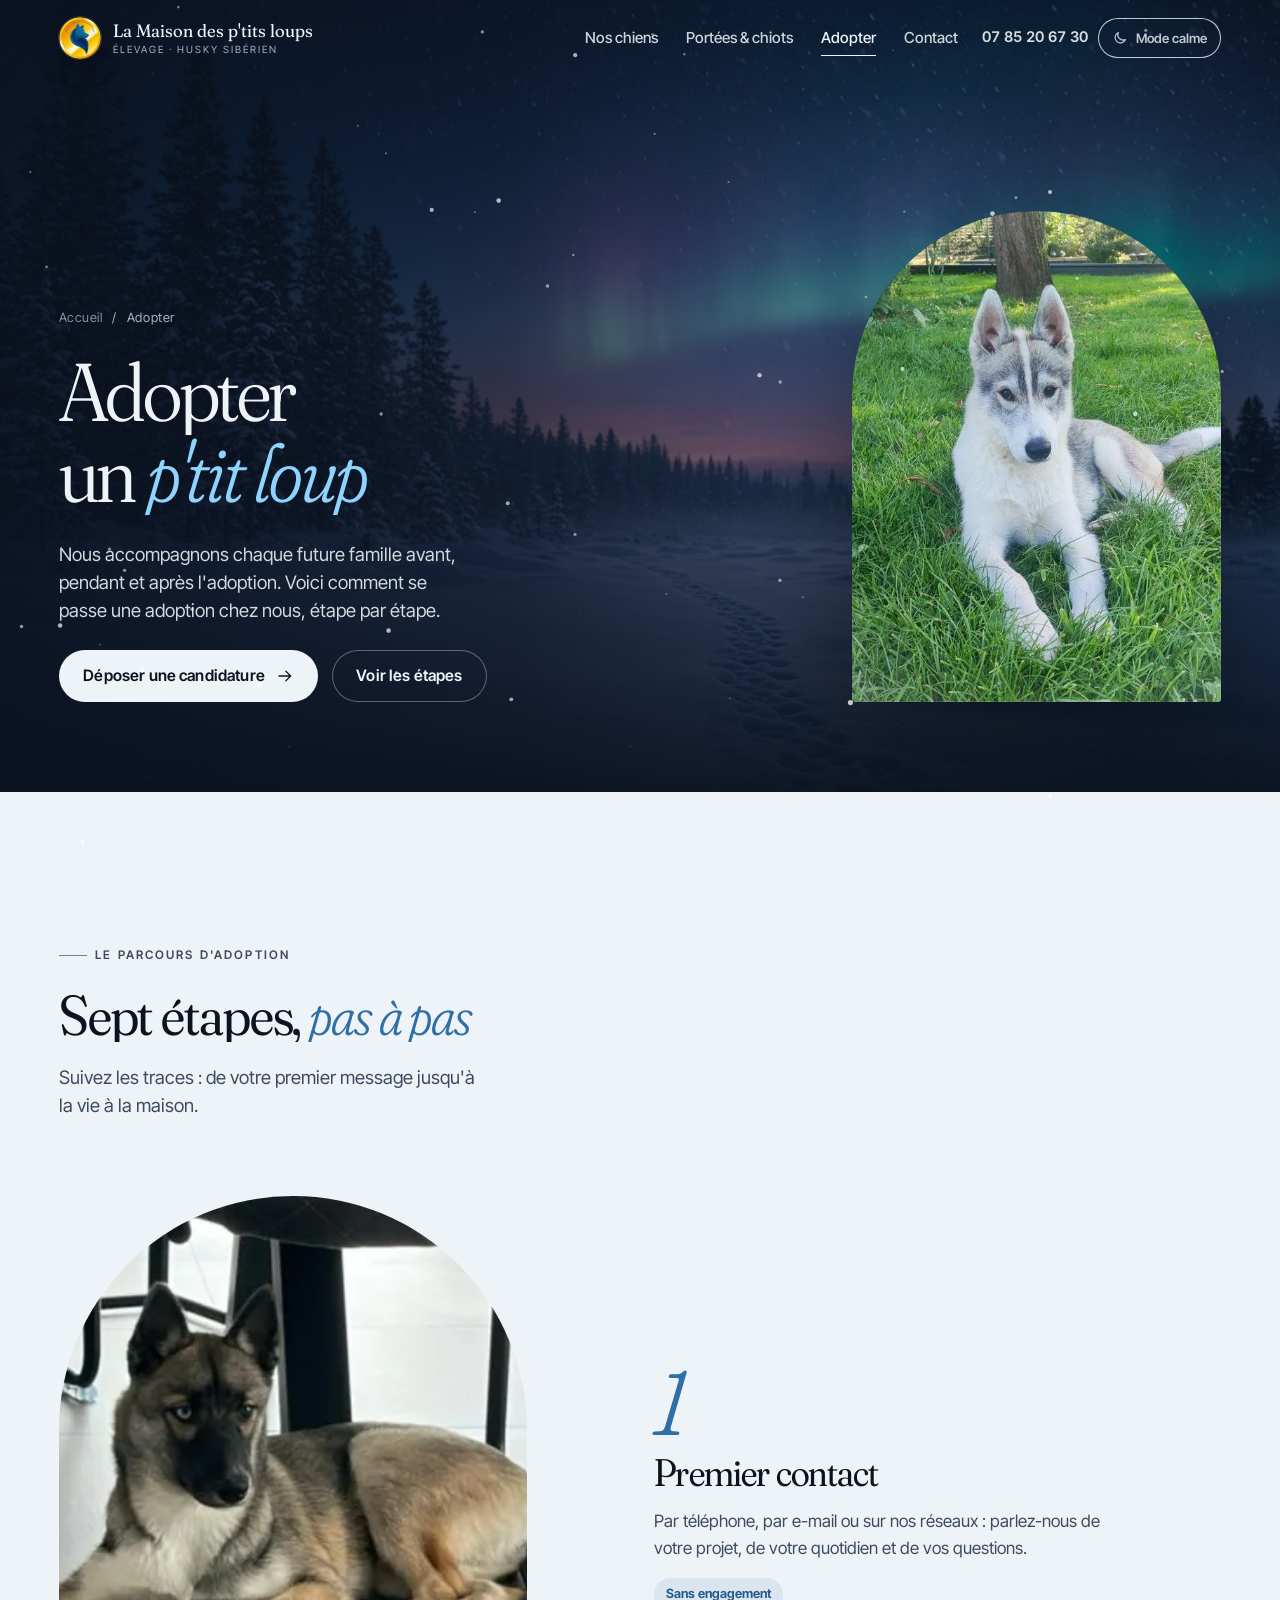
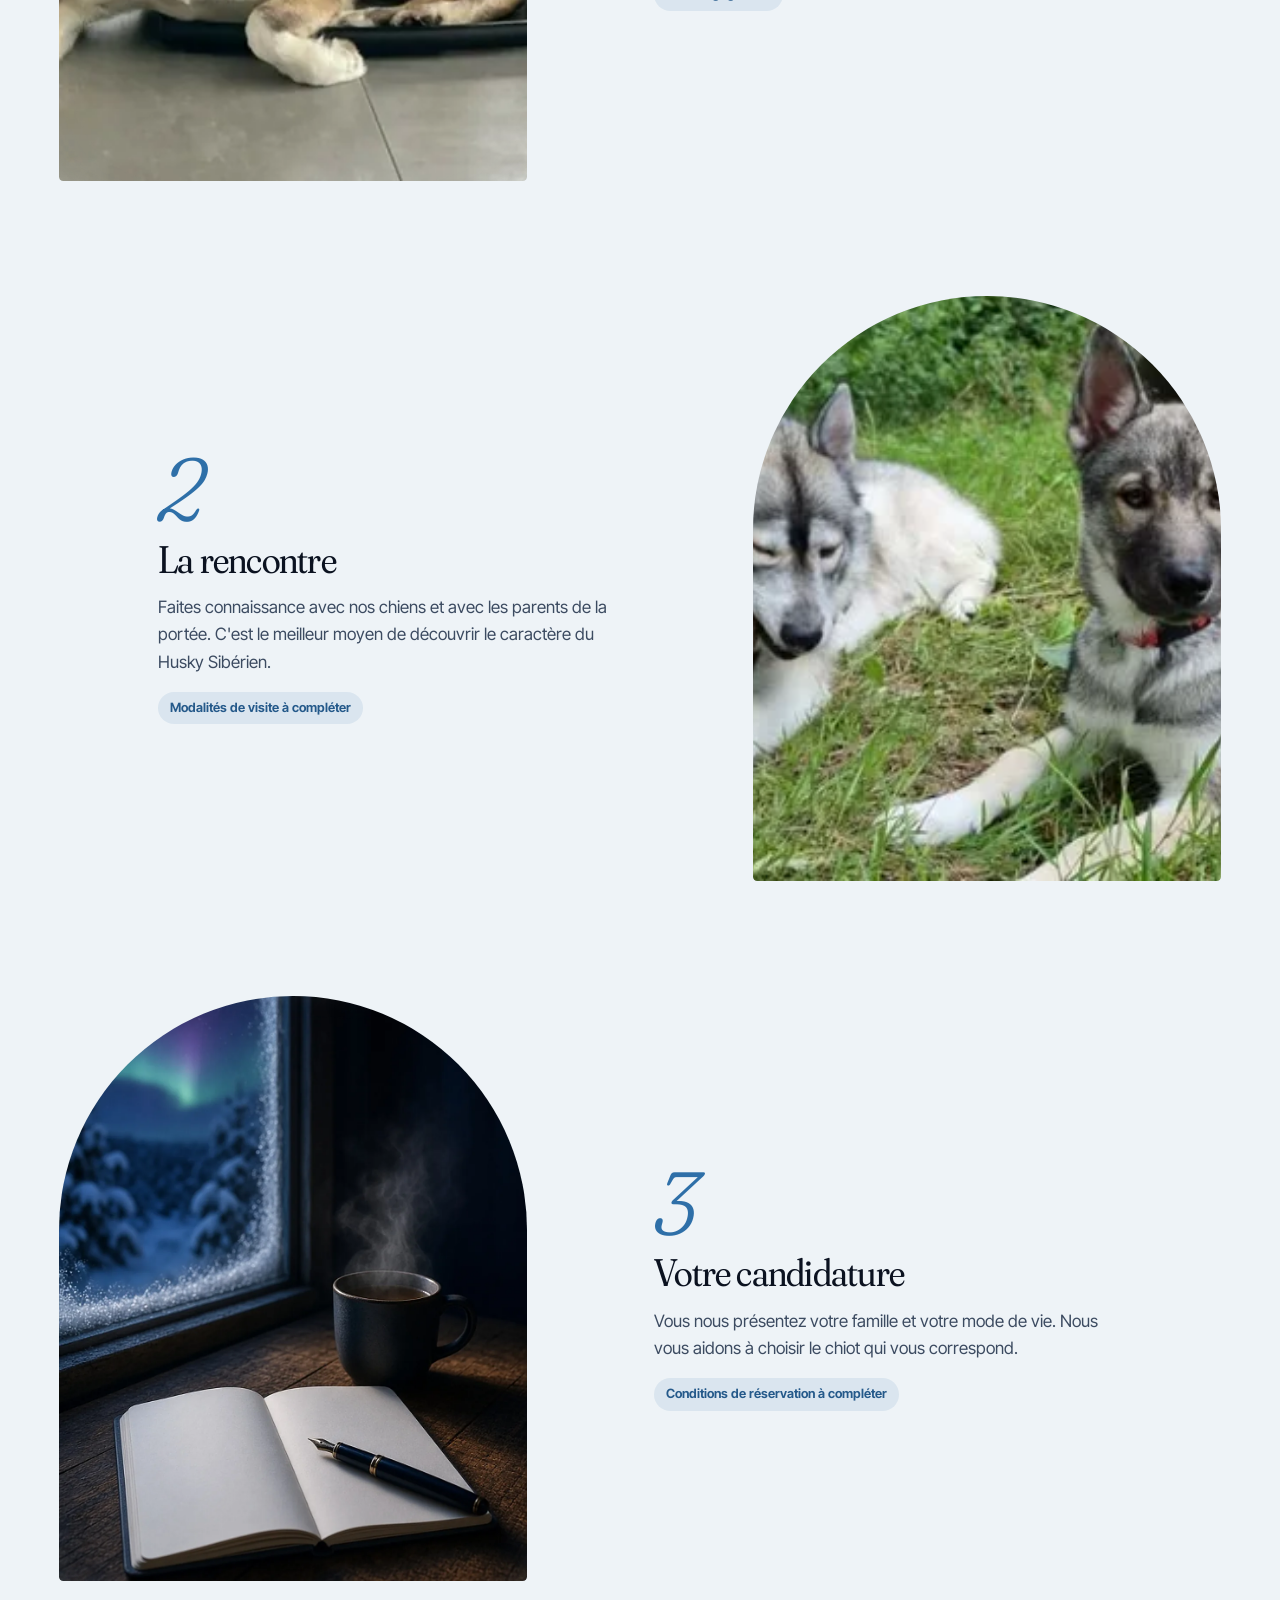
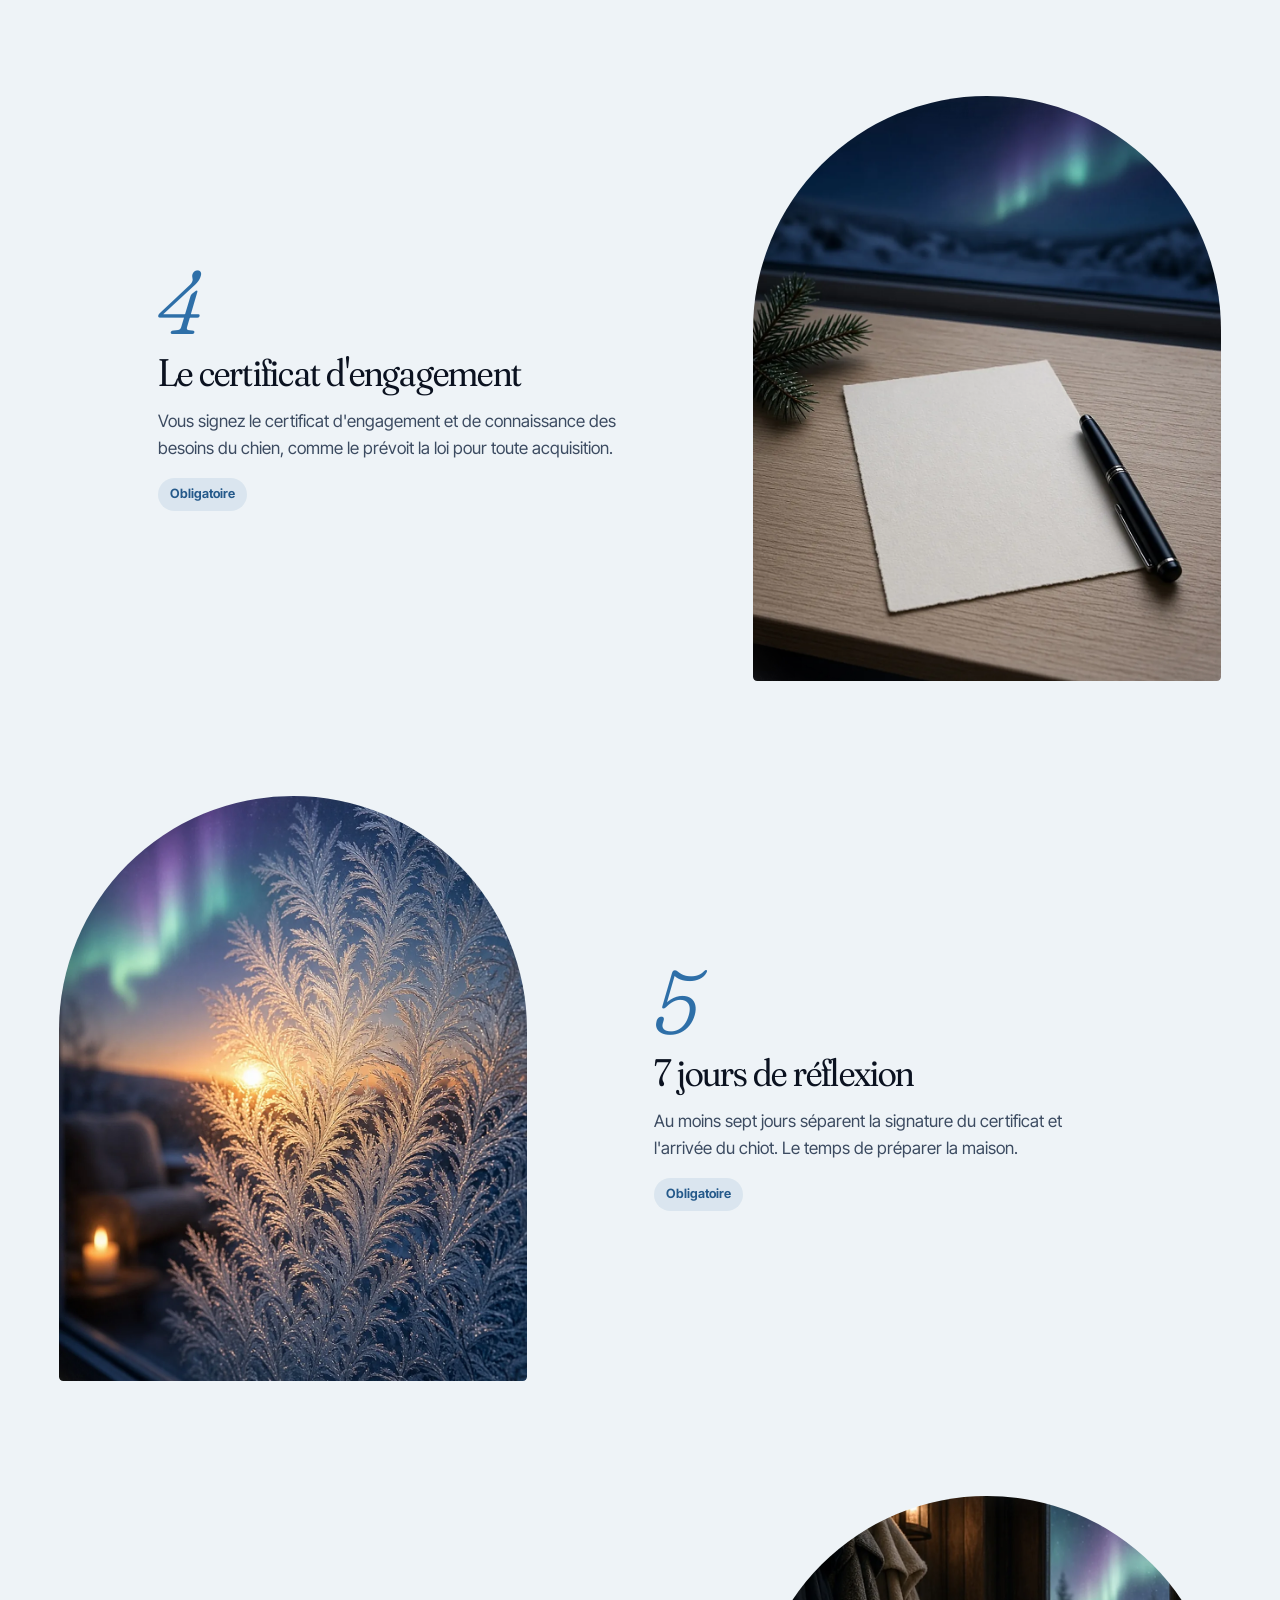
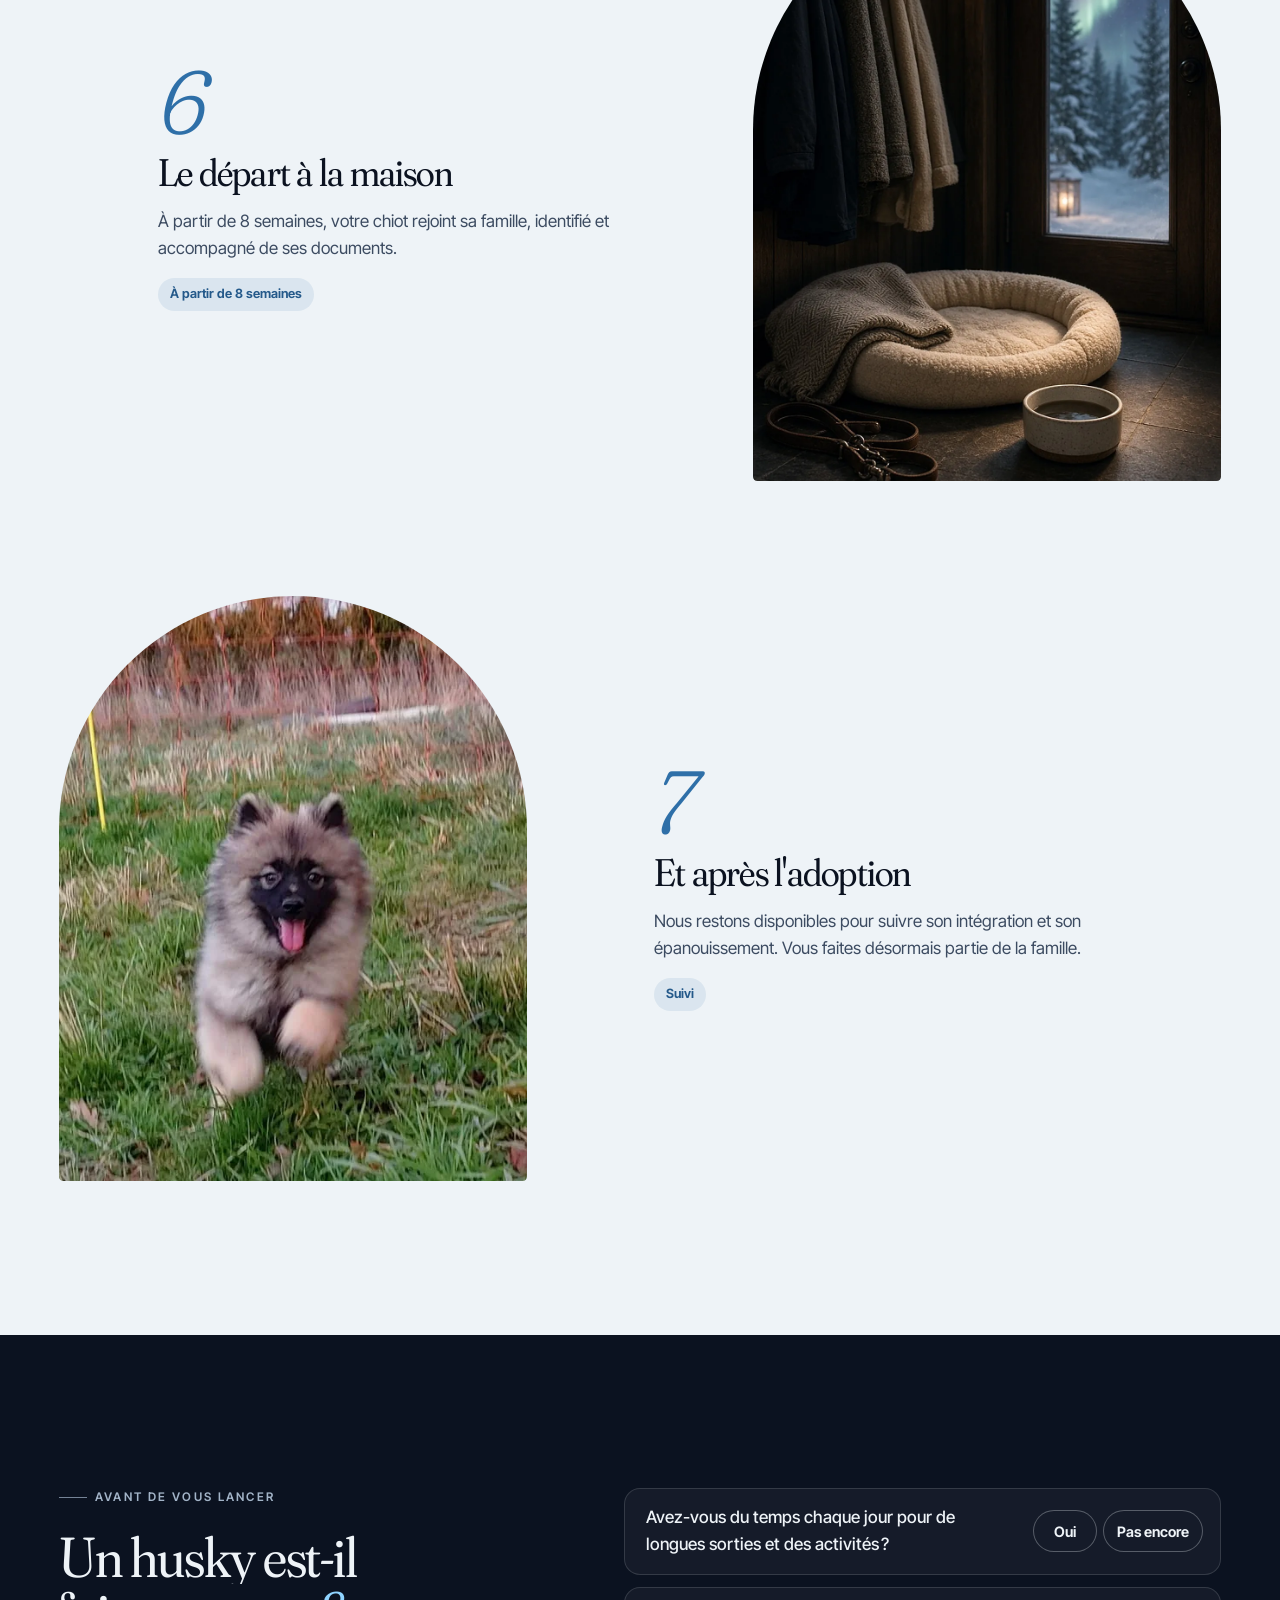
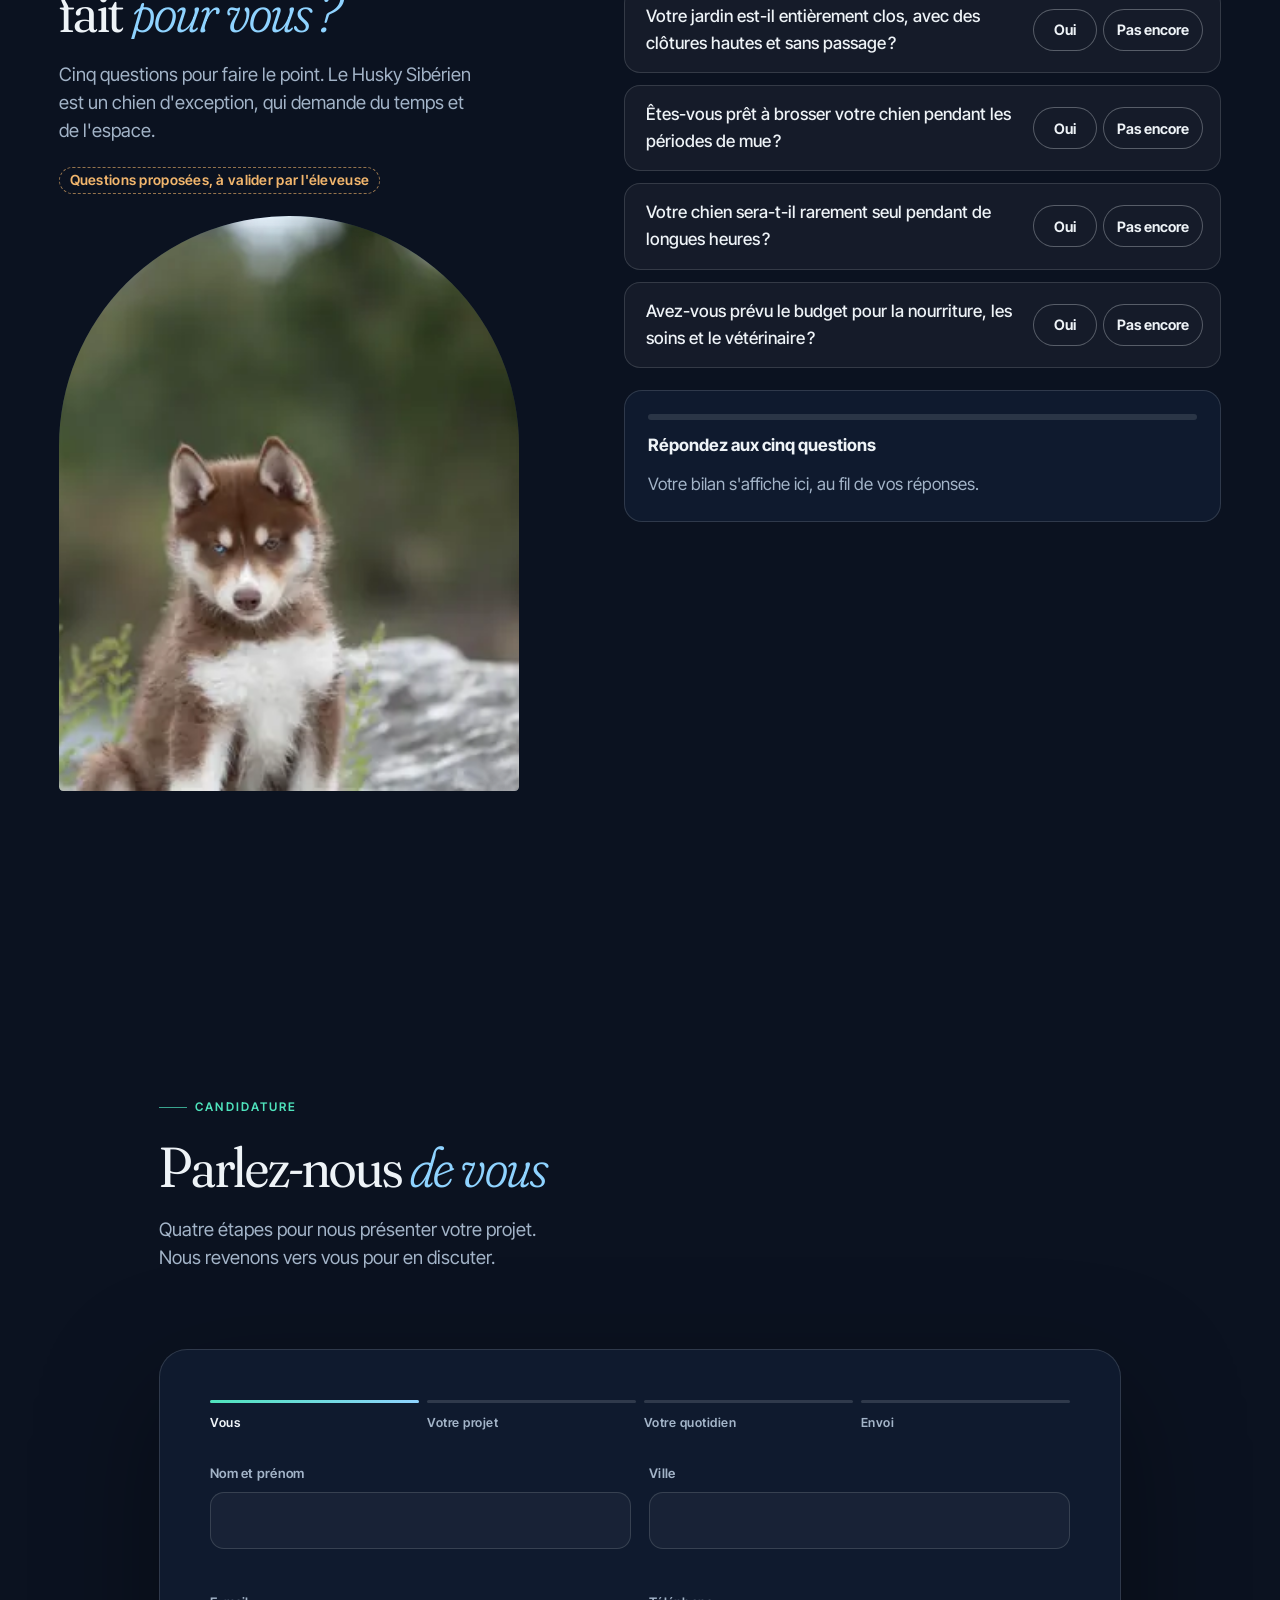
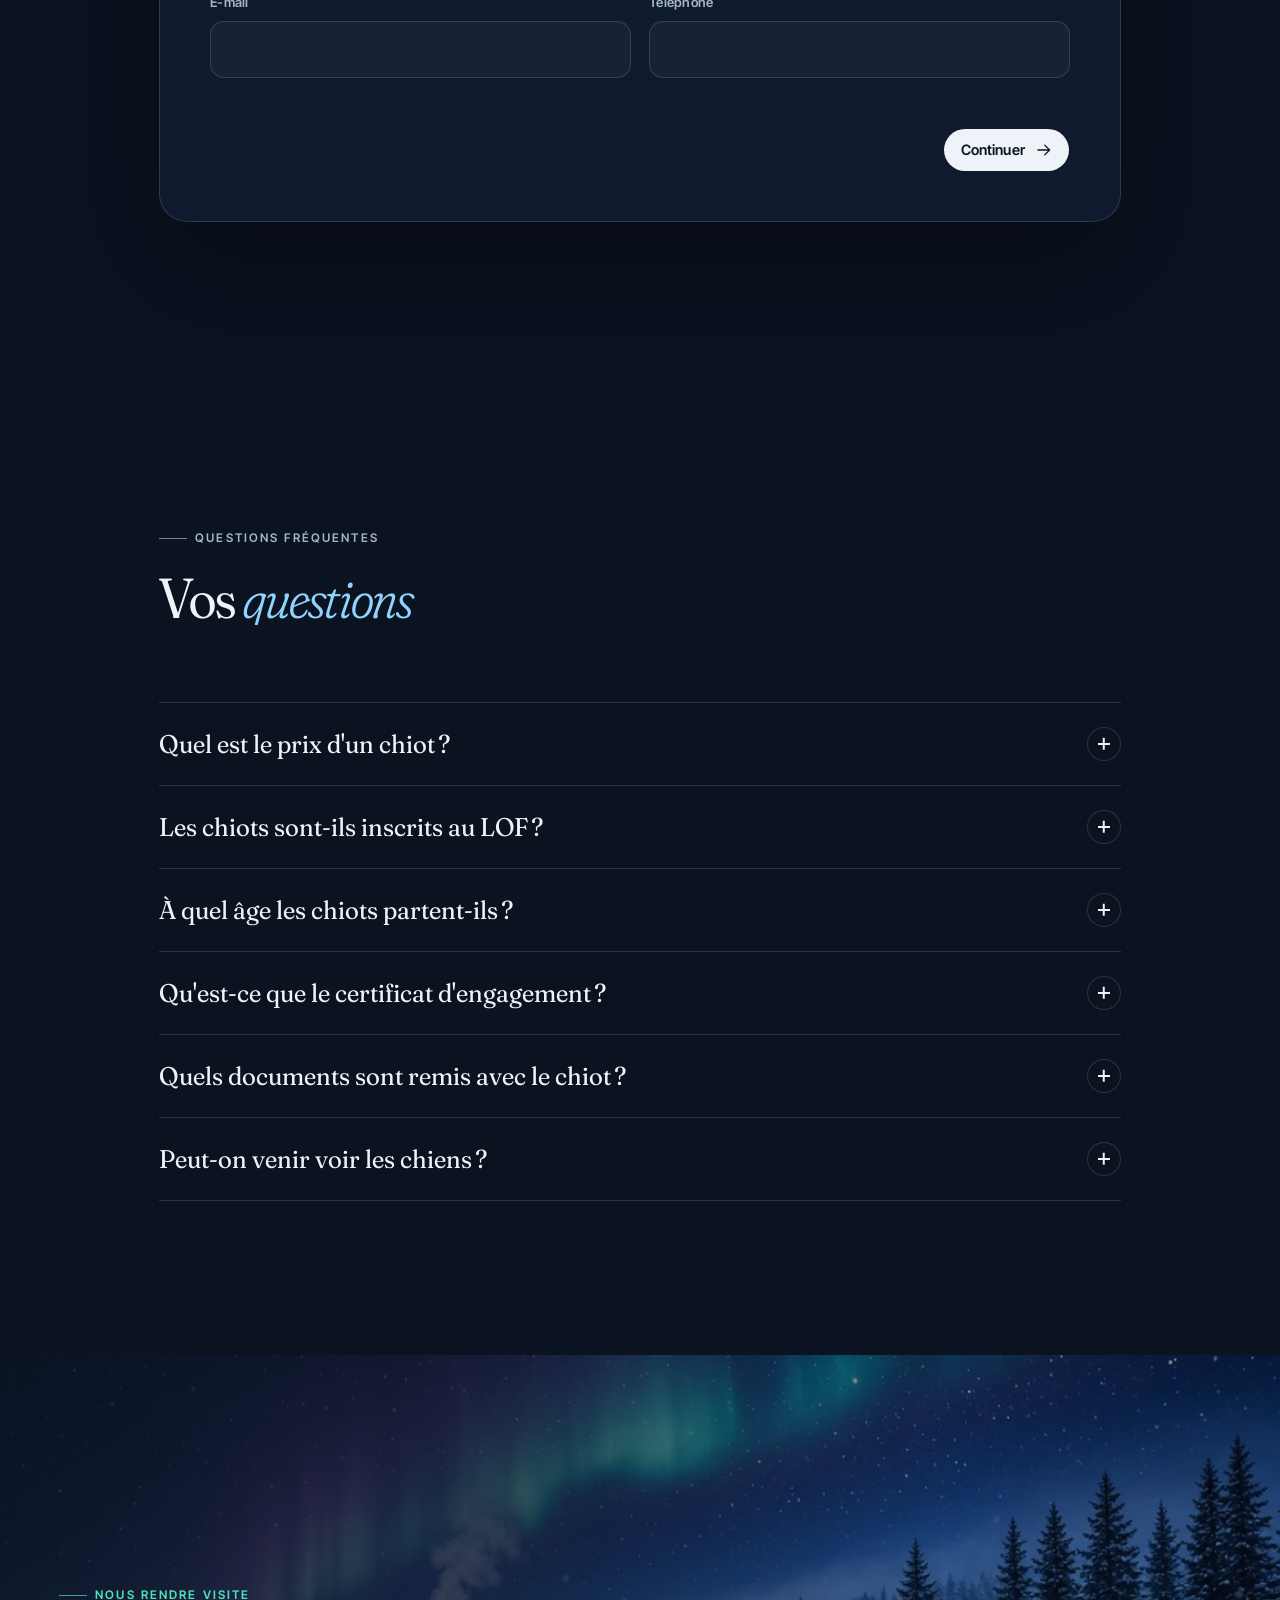
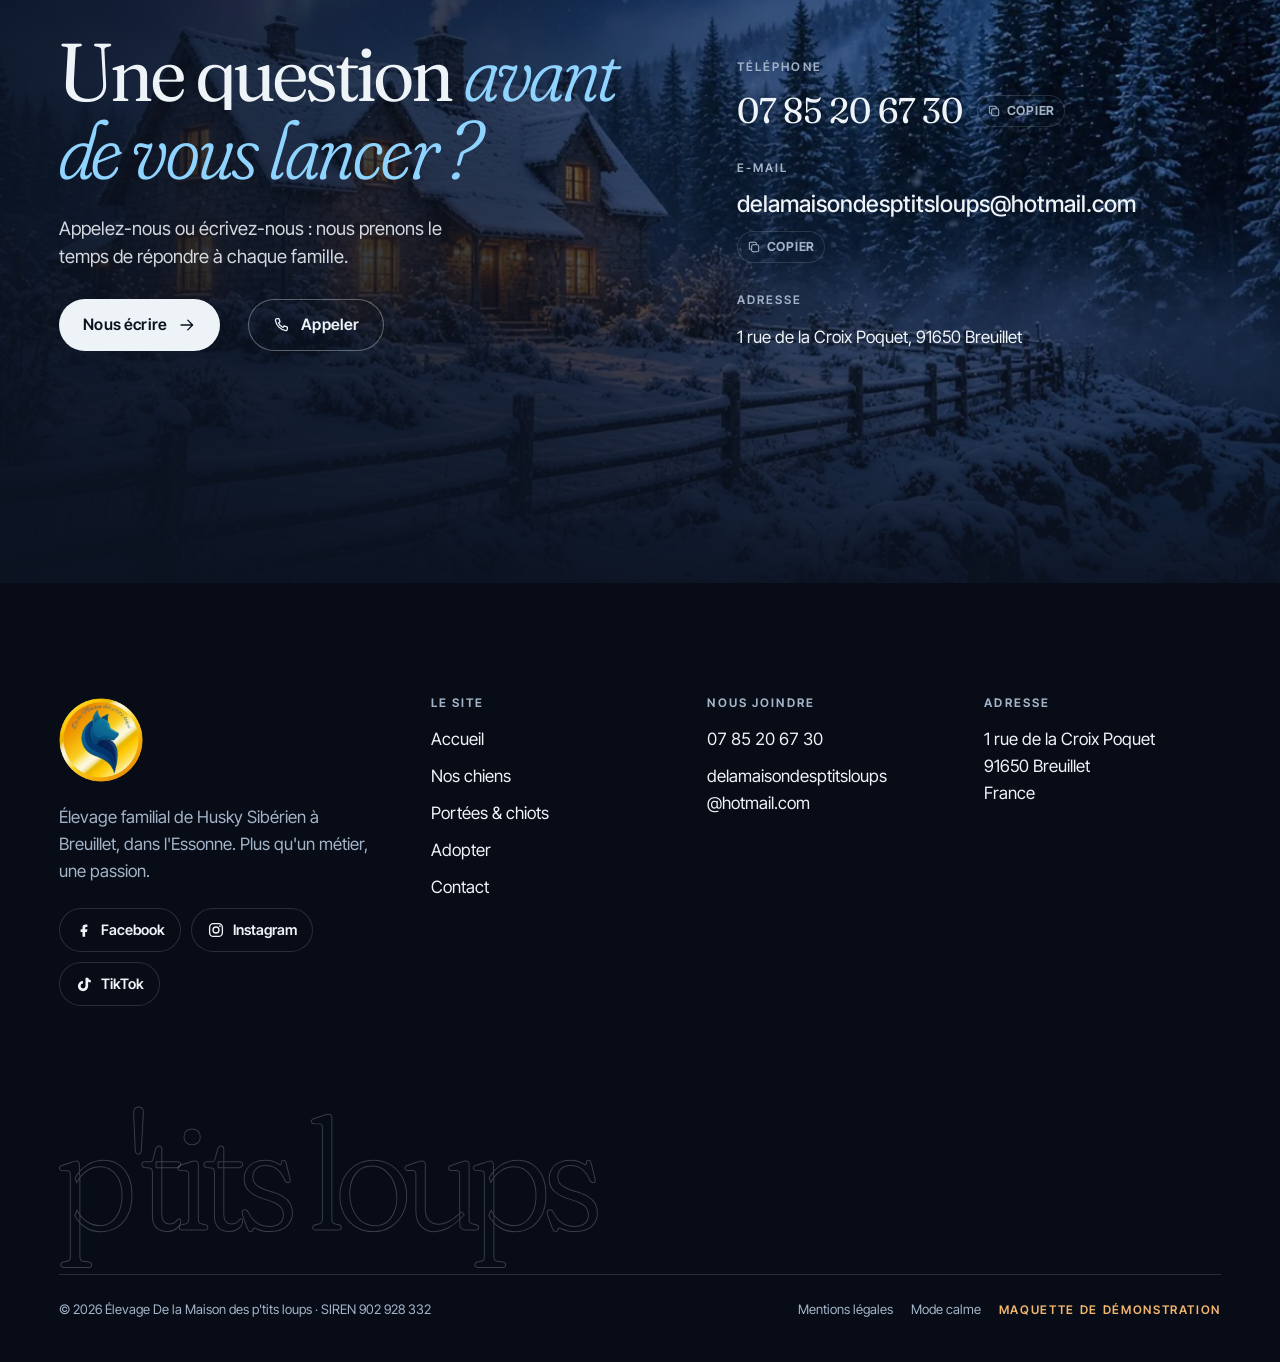
<file: adopter.html>
<!doctype html>
<html lang="fr" class="no-js">
<head>
<meta charset="utf-8">
<title>Adopter · La Maison des p'tits loups</title>
<meta name="claude:viewport-fit-sides" content="cover">
<meta name="viewport" content="width=device-width, initial-scale=1, viewport-fit=cover">
<meta name="description" content="Le parcours d'adoption d'un chiot Husky Sibérien, étape par étape.">
<meta name="theme-color" content="#0B1220">
<meta property="og:title" content="Adopter · La Maison des p'tits loups">
<meta property="og:description" content="Le parcours d'adoption d'un chiot Husky Sibérien, étape par étape.">
<meta property="og:type" content="website">
<meta property="og:locale" content="fr_FR">
<meta property="og:image" content="https://maison-ptits-loups-maquette.vercel.app/assets/img/ui/partage.jpg">
<meta property="og:image:width" content="1200">
<meta property="og:image:height" content="630">
<meta name="twitter:card" content="summary_large_image">
<meta name="robots" content="noindex">
<link rel="icon" href="assets/img/ui/favicon-48.png" type="image/png">
<link rel="apple-touch-icon" href="assets/img/ui/apple-touch-icon.png">
<link rel="preload" href="assets/fonts/fraunces-var.woff2" as="font" type="font/woff2" crossorigin>
<link rel="preload" href="assets/fonts/intertight-var.woff2" as="font" type="font/woff2" crossorigin>
<link rel="stylesheet" href="assets/css/main.css">
<link rel="modulepreload" href="assets/js/main.js">
<link rel="modulepreload" href="assets/js/pages/adopter.js">
<link rel="modulepreload" href="assets/js/core.js">
<link rel="modulepreload" href="assets/js/data.js">
<link rel="modulepreload" href="assets/js/fx/paws.js">
<link rel="modulepreload" href="assets/js/render.js">
<link rel="modulepreload" href="assets/js/pages/forms.js">
<link rel="modulepreload" href="assets/vendor/lenis/lenis.js">
<link rel="modulepreload" href="assets/js/fx/snow.js">
<link rel="modulepreload" href="assets/js/fx/frost.js">
<link rel="modulepreload" href="assets/js/fx/crystal.js">
<link rel="modulepreload" href="assets/js/fx/moon.js">
<link rel="modulepreload" href="assets/vendor/lenis/animate.js">
<link rel="modulepreload" href="assets/vendor/lenis/dimensions.js">
<link rel="modulepreload" href="assets/vendor/lenis/emitter.js">
<link rel="modulepreload" href="assets/vendor/lenis/maths.js">
<link rel="modulepreload" href="assets/vendor/lenis/virtual-scroll.js">
<link rel="modulepreload" href="assets/vendor/lenis/debounce.js">
<script>(function(){var d=document.documentElement,v=null,ss=null;d.classList.remove('no-js');d.classList.add('js');try{v=localStorage.getItem('ptits-loups-calme')}catch(e){}try{ss=sessionStorage}catch(e){}var calm=v==='1'||(v!=='0'&&matchMedia('(prefers-reduced-motion: reduce)').matches);if(calm){d.classList.add('is-calm');return}var tr=false;try{tr=!!ss&&ss.getItem('ptits-loups-transition')==='1'}catch(e){}if(tr)d.classList.add('from-transition');else if(false){var seen=false;try{seen=!!ss&&ss.getItem('ptits-loups-intro')==='1'}catch(e){}if(!seen)d.classList.add('play-intro')}})();</script>
</head>
<body data-page="adopter">
<a class="skip" href="#contenu">Aller au contenu</a>
<svg width="0" height="0" style="position:absolute" aria-hidden="true">
<symbol id="i-arrow" viewBox="0 0 24 24"><path d="M4 12h15M13 5.5 19.5 12 13 18.5" fill="none" stroke="currentColor" stroke-width="1.8" stroke-linecap="round" stroke-linejoin="round"/></symbol>
<symbol id="i-phone" viewBox="0 0 24 24"><path d="M6.6 3.5h2.6l1.5 4.2-2 1.5a12 12 0 0 0 6.1 6.1l1.5-2 4.2 1.5v2.6a2 2 0 0 1-2.2 2A16.5 16.5 0 0 1 4.6 5.7a2 2 0 0 1 2-2.2Z" fill="none" stroke="currentColor" stroke-width="1.7" stroke-linejoin="round"/></symbol>
<symbol id="i-mail" viewBox="0 0 24 24"><rect x="3" y="5.5" width="18" height="13" rx="2.5" fill="none" stroke="currentColor" stroke-width="1.7"/><path d="m4 7 8 6 8-6" fill="none" stroke="currentColor" stroke-width="1.7" stroke-linejoin="round"/></symbol>
<symbol id="i-pin" viewBox="0 0 24 24"><path d="M12 21s-6.5-6-6.5-11a6.5 6.5 0 0 1 13 0c0 5-6.5 11-6.5 11Z" fill="none" stroke="currentColor" stroke-width="1.7"/><circle cx="12" cy="10" r="2.4" fill="none" stroke="currentColor" stroke-width="1.7"/></symbol>
<symbol id="i-copy" viewBox="0 0 24 24"><rect x="8" y="8" width="12" height="12" rx="2.5" fill="none" stroke="currentColor" stroke-width="1.8"/><path d="M16 8V6a2 2 0 0 0-2-2H6a2 2 0 0 0-2 2v8a2 2 0 0 0 2 2h2" fill="none" stroke="currentColor" stroke-width="1.8"/></symbol>
<symbol id="i-calm" viewBox="0 0 24 24"><path d="M20 14.5A8 8 0 0 1 9.5 4a8 8 0 1 0 10.5 10.5Z" fill="none" stroke="currentColor" stroke-width="1.8" stroke-linejoin="round"/></symbol>
<symbol id="i-close" viewBox="0 0 24 24"><path d="M6 6l12 12M18 6 6 18" fill="none" stroke="currentColor" stroke-width="1.8" stroke-linecap="round"/></symbol>
<symbol id="i-zoom" viewBox="0 0 24 24"><circle cx="11" cy="11" r="6.5" fill="none" stroke="currentColor" stroke-width="1.8"/><path d="m16 16 4 4M11 8v6M8 11h6" fill="none" stroke="currentColor" stroke-width="1.8" stroke-linecap="round"/></symbol>
<symbol id="i-check" viewBox="0 0 24 24"><circle cx="12" cy="12" r="10" fill="none" stroke="currentColor" stroke-width="1.5"/><path d="m7.5 12.5 3 3 6-7" fill="none" stroke="currentColor" stroke-width="1.8" stroke-linecap="round" stroke-linejoin="round"/></symbol>
<symbol id="i-fb" viewBox="0 0 24 24"><path d="M14 8h2.5V4.5H14A4 4 0 0 0 10 8.5V11H7.5v3.5H10V21h3.5v-6.5H16l.5-3.5h-3V9a1 1 0 0 1 1-1Z" fill="currentColor"/></symbol>
<symbol id="i-ig" viewBox="0 0 24 24"><rect x="3.5" y="3.5" width="17" height="17" rx="5" fill="none" stroke="currentColor" stroke-width="1.8"/><circle cx="12" cy="12" r="4" fill="none" stroke="currentColor" stroke-width="1.8"/><circle cx="17.3" cy="6.7" r="1.2" fill="currentColor"/></symbol>
<symbol id="i-tt" viewBox="0 0 24 24"><path d="M14 3.5v11.2a3.3 3.3 0 1 1-3.3-3.3V8a6.8 6.8 0 1 0 6.8 6.8V9a6.4 6.4 0 0 0 3.5 1V6.6A3.6 3.6 0 0 1 17.5 3.5Z" fill="currentColor"/></symbol>
<symbol id="i-paw" viewBox="-12 -12 24 24"><ellipse cx="0" cy="3.4" rx="5.2" ry="4.4" fill="currentColor"/><ellipse cx="-6.4" cy="-2.6" rx="2" ry="2.5" transform="rotate(-20 -6.4 -2.6)" fill="currentColor"/><ellipse cx="-2.3" cy="-6.8" rx="2.1" ry="2.7" transform="rotate(-6 -2.3 -6.8)" fill="currentColor"/><ellipse cx="2.3" cy="-6.8" rx="2.1" ry="2.7" transform="rotate(6 2.3 -6.8)" fill="currentColor"/><ellipse cx="6.4" cy="-2.6" rx="2" ry="2.5" transform="rotate(20 6.4 -2.6)" fill="currentColor"/></symbol>
<symbol id="i-cross" viewBox="0 0 48 48"><path d="M24 4v40M4 24h40M10 10l28 28M38 10 10 38" fill="none" stroke="currentColor" stroke-width="1.2" stroke-linecap="round" opacity=".5"/><circle cx="24" cy="24" r="5" fill="none" stroke="currentColor" stroke-width="1.6"/></symbol>
</svg>
<header class="header" data-header>
  <div class="wrap header__inner">
    <a class="brand" href="index.html" aria-label="La Maison des p'tits loups, accueil">
      <img src="assets/img/photos/logo-medaille-128.webp" width="42" height="42" alt="">
      <span class="brand__name">La Maison des p'tits loups<small>Élevage · Husky Sibérien</small></span>
    </a>
    <nav class="nav" aria-label="Navigation principale"><a href="chiens.html">Nos chiens</a><a href="portees.html">Portées & chiots</a><a href="adopter.html" aria-current="page">Adopter</a><a href="contact.html">Contact</a></nav>
    <div class="header__tools">
      <a class="header__phone" href="tel:+33785206730">07 85 20 67 30</a>
      <button class="calm-btn" type="button" data-calm-toggle aria-pressed="false" title="Réduire les animations"><svg aria-hidden="true" focusable="false"><use href="#i-calm"></use></svg><span class="calm-btn__text">Mode calme</span></button>
      <button class="burger" type="button" data-burger aria-expanded="false" aria-controls="menu" aria-label="Ouvrir le menu"><span></span><span></span></button>
    </div>
  </div>
</header>
<div class="menu" id="menu" data-menu aria-hidden="true" data-lenis-prevent>
  <div class="aurora-slot" data-aurora-slot></div>
  <div class="wrap">
    <nav class="menu__links" aria-label="Menu"><a href="index.html">Accueil</a><a href="chiens.html">Nos chiens</a><a href="portees.html">Portées & chiots</a><a href="adopter.html" aria-current="page">Adopter</a><a href="contact.html">Contact</a></nav>
    <div class="menu__foot"><a href="tel:+33785206730" class="big-contact">07 85 20 67 30</a><span>1 rue de la Croix Poquet, 91650 Breuillet</span></div>
  </div>
</div>
<main id="contenu">
<section class="phero" data-aurora data-tone="dark" aria-labelledby="titre-adopter">
  <div class="bg" data-parallax-bg><picture><source media="(max-width: 700px) and (orientation: portrait)" srcset="assets/img/grok/adopter-ouverture-traces-9x16-720.webp 720w, assets/img/grok/adopter-ouverture-traces-9x16.webp 1080w" sizes="100vw"><img src="assets/img/grok/adopter-ouverture-traces-16x9-1280.webp" srcset="assets/img/grok/adopter-ouverture-traces-16x9-1280.webp 1280w, assets/img/grok/adopter-ouverture-traces-16x9.webp 1920w" sizes="100vw" width="1920" height="1289" alt="" loading="eager" fetchpriority="high" decoding="async" data-grok="adopter-ouverture-traces-16x9"></picture></div>
  <div class="aurora-slot" data-aurora-slot></div>
  <div class="wrap"><div class="phero__grid">
    <div class="phero__text">
      <nav class="crumbs" aria-label="Fil d'Ariane"><a href="index.html">Accueil</a><span aria-hidden="true">/</span><span>Adopter</span></nav>
      <h1 class="phero__title" id="titre-adopter" data-hero-title><span class="line">Adopter</span> <span class="line">un <em>p'tit loup</em></span></h1>
      <p class="lead" data-hero-fade>Nous accompagnons chaque future famille avant, pendant et après l'adoption. Voici comment se passe une adoption chez nous, étape par étape.</p>
      <div class="row" data-hero-fade><a class="btn" data-magnetic href="#candidature">Déposer une candidature<svg aria-hidden="true" focusable="false"><use href="#i-arrow"></use></svg></a><a class="btn btn--ghost" data-magnetic href="#parcours">Voir les étapes</a></div>
    </div>
    <figure class="phero__media media media--arch" data-frost data-frost-mode="edges"><img src="assets/img/photos/jeune-chien-pelouse-1280.webp" srcset="assets/img/photos/jeune-chien-pelouse-640.webp 640w, assets/img/photos/jeune-chien-pelouse-1280.webp 1280w, assets/img/photos/jeune-chien-pelouse-1920.webp 1920w" sizes="(max-width: 900px) 80vw, 30vw" width="526" height="725" alt="Jeune husky gris et blanc couché sur la pelouse" loading="eager" fetchpriority="high" decoding="async" style="object-position:50% 60%"></figure>
  </div></div>
</section>

<section class="section tone-light journey" id="parcours" data-tone="light" data-journey>
  <svg class="journey__paws" data-paws aria-hidden="true"></svg>
  <div class="wrap">
    <div class="section-head">
      <p class="label eyebrow">Le parcours d'adoption</p>
      <h2 class="h2" data-split>Sept étapes, <em>pas à pas</em></h2>
      <p class="lead">Suivez les traces : de votre premier message jusqu'à la vie à la maison.</p>
    </div>
    <div class="steps"><article class="step" data-step>
  <figure class="step__media media media--arch" data-frost data-frost-mode="soft"><img src="assets/img/photos/jeune-chien-chaise-1280.webp" srcset="assets/img/photos/jeune-chien-chaise-640.webp 640w, assets/img/photos/jeune-chien-chaise-1280.webp 1280w, assets/img/photos/jeune-chien-chaise-1920.webp 1920w" sizes="(max-width: 900px) 84vw, 36vw" width="565" height="413" alt="Jeune chien couché sous une chaise, à la maison" loading="lazy" decoding="async"></figure>
  <div class="step__body" data-reveal><span class="step__dot" data-step-dot></span><span class="step__num">1</span><h3>Premier contact</h3><p>Par téléphone, par e-mail ou sur nos réseaux : parlez-nous de votre projet, de votre quotidien et de vos questions.</p><span class="step__tag">Sans engagement</span></div>
</article><article class="step" data-step>
  <figure class="step__media media media--arch" data-frost data-frost-mode="soft"><img src="assets/img/photos/duo-herbe-1280.webp" srcset="assets/img/photos/duo-herbe-640.webp 640w, assets/img/photos/duo-herbe-1280.webp 1280w, assets/img/photos/duo-herbe-1920.webp 1920w" sizes="(max-width: 900px) 84vw, 36vw" width="799" height="360" alt="Deux jeunes chiens couchés dans l'herbe" loading="lazy" decoding="async"></figure>
  <div class="step__body" data-reveal><span class="step__dot" data-step-dot></span><span class="step__num">2</span><h3>La rencontre</h3><p>Faites connaissance avec nos chiens et avec les parents de la portée. C'est le meilleur moyen de découvrir le caractère du Husky Sibérien.</p><span class="step__tag">Modalités de visite à compléter</span></div>
</article><article class="step" data-step>
  <figure class="step__media media media--arch" data-frost data-frost-mode="soft"><img src="assets/img/grok/adopter-etape-candidature-2x3.webp" width="1080" height="1609" alt="" loading="lazy" decoding="async" data-grok="adopter-etape-candidature-2x3"></figure>
  <div class="step__body" data-reveal><span class="step__dot" data-step-dot></span><span class="step__num">3</span><h3>Votre candidature</h3><p>Vous nous présentez votre famille et votre mode de vie. Nous vous aidons à choisir le chiot qui vous correspond.</p><span class="step__tag">Conditions de réservation à compléter</span></div>
</article><article class="step" data-step>
  <figure class="step__media media media--arch" data-frost data-frost-mode="soft"><img src="assets/img/grok/adopter-etape-engagement-2x3.webp" width="1080" height="1609" alt="" loading="lazy" decoding="async" data-grok="adopter-etape-engagement-2x3"></figure>
  <div class="step__body" data-reveal><span class="step__dot" data-step-dot></span><span class="step__num">4</span><h3>Le certificat d'engagement</h3><p>Vous signez le certificat d'engagement et de connaissance des besoins du chien, comme le prévoit la loi pour toute acquisition.</p><span class="step__tag">Obligatoire</span></div>
</article><article class="step" data-step>
  <figure class="step__media media media--arch" data-frost data-frost-mode="soft"><img src="assets/img/grok/adopter-etape-reflexion-2x3.webp" width="1080" height="1609" alt="" loading="lazy" decoding="async" data-grok="adopter-etape-reflexion-2x3"></figure>
  <div class="step__body" data-reveal><span class="step__dot" data-step-dot></span><span class="step__num">5</span><h3>7 jours de réflexion</h3><p>Au moins sept jours séparent la signature du certificat et l'arrivée du chiot. Le temps de préparer la maison.</p><span class="step__tag">Obligatoire</span></div>
</article><article class="step" data-step>
  <figure class="step__media media media--arch" data-frost data-frost-mode="soft"><img src="assets/img/grok/adopter-etape-depart-2x3.webp" width="1080" height="1609" alt="" loading="lazy" decoding="async" data-grok="adopter-etape-depart-2x3"></figure>
  <div class="step__body" data-reveal><span class="step__dot" data-step-dot></span><span class="step__num">6</span><h3>Le départ à la maison</h3><p>À partir de 8 semaines, votre chiot rejoint sa famille, identifié et accompagné de ses documents.</p><span class="step__tag">À partir de 8 semaines</span></div>
</article><article class="step" data-step>
  <figure class="step__media media media--arch" data-frost data-frost-mode="soft"><img src="assets/img/photos/chiot-course-herbe-1280.webp" srcset="assets/img/photos/chiot-course-herbe-640.webp 640w, assets/img/photos/chiot-course-herbe-1280.webp 1280w, assets/img/photos/chiot-course-herbe-1920.webp 1920w" sizes="(max-width: 900px) 84vw, 36vw" width="988" height="1052" alt="Chiot qui court dans l'herbe vers l'objectif" loading="lazy" decoding="async"></figure>
  <div class="step__body" data-reveal><span class="step__dot" data-step-dot></span><span class="step__num">7</span><h3>Et après l'adoption</h3><p>Nous restons disponibles pour suivre son intégration et son épanouissement. Vous faites désormais partie de la famille.</p><span class="step__tag">Suivi</span></div>
</article></div>
  </div>
</section>

<section class="section" id="pret" data-tone="dark">
  <div class="wrap quiz-grid">
    <div class="stack" style="--gap:22px">
      <p class="label eyebrow">Avant de vous lancer</p>
      <h2 class="h2" data-split>Un husky est‑il fait <em>pour vous ?</em></h2>
      <p class="lead">Cinq questions pour faire le point. Le Husky Sibérien est un chien d'exception, qui demande du temps et de l'espace.</p>
      <p class="todo" style="width:fit-content">Questions proposées, à valider par l'éleveuse</p>
      <figure class="media media--arch" data-frost data-frost-mode="soft"><img src="assets/img/photos/volverine-chiot-net-1280.webp" srcset="assets/img/photos/volverine-chiot-net-640.webp 640w, assets/img/photos/volverine-chiot-net-1280.webp 1280w, assets/img/photos/volverine-chiot-net-1920.webp 1920w" sizes="(max-width: 900px) 80vw, 34vw" width="2000" height="1093" alt="Volverine chiot, roux et blanc, assis sur un rocher" loading="lazy" decoding="async" style="object-position:56% 50%"></figure>
    </div>
    <div class="quiz" data-quiz><div class="quiz__q" data-q><p>Avez-vous du temps chaque jour pour de longues sorties et des activités ?</p><div class="quiz__yn" role="group" aria-label="Réponse"><button type="button" aria-pressed="false" data-a="1">Oui</button><button type="button" aria-pressed="false" data-a="0">Pas encore</button></div></div><div class="quiz__q" data-q><p>Votre jardin est-il entièrement clos, avec des clôtures hautes et sans passage ?</p><div class="quiz__yn" role="group" aria-label="Réponse"><button type="button" aria-pressed="false" data-a="1">Oui</button><button type="button" aria-pressed="false" data-a="0">Pas encore</button></div></div><div class="quiz__q" data-q><p>Êtes-vous prêt à brosser votre chien pendant les périodes de mue ?</p><div class="quiz__yn" role="group" aria-label="Réponse"><button type="button" aria-pressed="false" data-a="1">Oui</button><button type="button" aria-pressed="false" data-a="0">Pas encore</button></div></div><div class="quiz__q" data-q><p>Votre chien sera-t-il rarement seul pendant de longues heures ?</p><div class="quiz__yn" role="group" aria-label="Réponse"><button type="button" aria-pressed="false" data-a="1">Oui</button><button type="button" aria-pressed="false" data-a="0">Pas encore</button></div></div><div class="quiz__q" data-q><p>Avez-vous prévu le budget pour la nourriture, les soins et le vétérinaire ?</p><div class="quiz__yn" role="group" aria-label="Réponse"><button type="button" aria-pressed="false" data-a="1">Oui</button><button type="button" aria-pressed="false" data-a="0">Pas encore</button></div></div><div class="quiz__result" data-quiz-result aria-live="polite"><div class="quiz__meter"><i data-quiz-meter></i></div><b data-quiz-title>Répondez aux cinq questions</b><p data-quiz-text>Votre bilan s'affiche ici, au fil de vos réponses.</p></div></div>
  </div>
</section>

<section class="section" id="candidature" data-tone="dark">
  <div class="wrap" style="max-width:1080px">
    <div class="section-head">
      <p class="label eyebrow label--aurora">Candidature</p>
      <h2 class="h2" data-split>Parlez-nous <em>de vous</em></h2>
      <p class="lead">Quatre étapes pour nous présenter votre projet. Nous revenons vers vous pour en discuter.</p>
    </div>
    <form class="wizard" data-wizard novalidate>
      <ol class="wizard__progress" aria-label="Progression"><li class="current"><i></i><span>Vous</span></li><li><i></i><span>Votre projet</span></li><li><i></i><span>Votre quotidien</span></li><li><i></i><span>Envoi</span></li></ol>
      <fieldset data-wstep="0">
        <legend class="sr-only">Vous</legend>
        <div class="form">
          <div class="form__row"><div class="field"><label for="w-nom">Nom et prénom</label><input id="w-nom" name="nom" autocomplete="name" required><span class="field__err" data-err></span></div><div class="field"><label for="w-ville">Ville</label><input id="w-ville" name="ville" autocomplete="address-level2" required><span class="field__err" data-err></span></div></div>
          <div class="form__row"><div class="field"><label for="w-mail">E-mail</label><input id="w-mail" name="email" type="email" autocomplete="email" required><span class="field__err" data-err></span></div><div class="field"><label for="w-tel">Téléphone</label><input id="w-tel" name="tel" type="tel" autocomplete="tel" required><span class="field__err" data-err></span></div></div>
        </div>
      </fieldset>
      <fieldset data-wstep="1" hidden>
        <legend class="sr-only">Votre projet</legend>
        <div class="form">
          <div class="field"><label for="w-portee">Portée qui vous intéresse</label><select id="w-portee" name="portee" data-litter-select></select></div>
          <fieldset class="field choices"><legend>Sexe souhaité</legend><label class="choice"><input type="radio" name="sexe" value="Femelle"><span>Femelle</span></label><label class="choice"><input type="radio" name="sexe" value="Mâle"><span>Mâle</span></label><label class="choice"><input type="radio" name="sexe" value="Sans préférence" checked><span>Sans préférence</span></label></fieldset>
          <fieldset class="field choices"><legend>Est-ce votre premier chien ?</legend><label class="choice"><input type="radio" name="premier" value="Oui"><span>Oui</span></label><label class="choice"><input type="radio" name="premier" value="Non" checked><span>Non</span></label></fieldset>
          <p class="hint-box" data-first-dog hidden>Bienvenue ! Nous prendrons le temps de vous présenter les besoins du Husky Sibérien. Comme pour toute adoption, vous signerez un certificat d'engagement et de connaissance au moins 7 jours avant l'arrivée du chiot.</p>
        </div>
      </fieldset>
      <fieldset data-wstep="2" hidden>
        <legend class="sr-only">Votre quotidien</legend>
        <div class="form">
          <fieldset class="field choices"><legend>Logement</legend><label class="choice"><input type="radio" name="logement" value="Maison avec jardin clos" checked><span>Maison avec jardin clos</span></label><label class="choice"><input type="radio" name="logement" value="Maison sans jardin clos"><span>Maison sans jardin clos</span></label><label class="choice"><input type="radio" name="logement" value="Appartement"><span>Appartement</span></label></fieldset>
          <div class="form__row"><div class="field"><label for="w-temps">Temps de sortie par jour</label><select id="w-temps" name="temps"><option>Moins d'une heure</option><option selected>1 à 2 heures</option><option>Plus de 2 heures</option></select></div><div class="field"><label for="w-animaux">Autres animaux à la maison</label><input id="w-animaux" name="animaux" placeholder="Aucun, un chat, un chien…"></div></div>
          <div class="field"><label for="w-msg">Votre message</label><textarea id="w-msg" name="message" placeholder="Votre famille, votre expérience des chiens, vos questions…"></textarea></div>
        </div>
      </fieldset>
      <fieldset data-wstep="3" hidden>
        <legend class="sr-only">Envoi</legend>
        <div class="stack" style="--gap:22px">
          <dl class="recap" data-recap></dl>
          <label class="check"><input type="checkbox" id="w-rgpd" required aria-describedby="w-rgpd-err"><span>J'accepte que mes informations soient utilisées pour répondre à ma demande. Voir les <a class="link link--always" href="mentions-legales.html#donnees">mentions légales</a>.</span></label>
          <span class="field__err" id="w-rgpd-err" role="alert" data-err-rgpd></span>
          <p class="form__demo">Maquette de démonstration : aucune information n'est envoyée.</p>
        </div>
      </fieldset>
      <div class="success" data-wizard-success hidden tabindex="-1"><svg aria-hidden="true" focusable="false"><use href="#i-check"></use></svg><h3 class="h3">Merci, votre candidature est prête</h3><p>Dans le site final, elle sera envoyée à l'élevage, qui vous répondra rapidement. Ici, c'est une démonstration : rien n'a été envoyé.</p><button class="btn btn--ghost btn--small" type="button" data-wizard-reset>Recommencer</button></div>
      <div class="wizard__nav" data-wizard-nav><button class="btn btn--ghost btn--small" type="button" data-prev hidden>Retour</button><button class="btn btn--small" type="button" data-next style="margin-left:auto">Continuer<svg aria-hidden="true" focusable="false"><use href="#i-arrow"></use></svg></button><button class="btn btn--small" type="submit" data-submit hidden style="margin-left:auto">Envoyer ma candidature<svg aria-hidden="true" focusable="false"><use href="#i-arrow"></use></svg></button></div>
    </form>
  </div>
</section>

<section class="section" id="faq" data-tone="dark">
  <div class="wrap" style="max-width:1080px">
    <div class="section-head"><p class="label eyebrow">Questions fréquentes</p><h2 class="h2" data-split>Vos <em>questions</em></h2></div>
    <div class="faq"><details data-reveal><summary>Quel est le prix d'un chiot ?<i aria-hidden="true"></i></summary><div class="faq__a"><p>Pour la portée de Yarna et Volverine, le prix annoncé est de <strong data-faq-prix="yarna-volverine">1 100 €</strong>. Les prix des prochaines portées seront indiqués sur leur fiche.</p></div></details><details data-reveal><summary>Les chiots sont-ils inscrits au LOF ?<i aria-hidden="true"></i></summary><div class="faq__a"><p>Oui : tous nos chiots sont inscrits au Livre des Origines Français.</p></div></details><details data-reveal><summary>À quel âge les chiots partent-ils ?<i aria-hidden="true"></i></summary><div class="faq__a"><p>Jamais avant 8 semaines, comme le prévoit la loi. Pour la portée de Yarna et Volverine, les départs sont possibles à partir du <span data-faq-depart="yarna-volverine">7 novembre</span>.</p></div></details><details data-reveal><summary>Qu'est-ce que le certificat d'engagement ?<i aria-hidden="true"></i></summary><div class="faq__a"><p>C'est un document que toute personne qui acquiert un chien doit signer. Il présente les besoins du chien et vos obligations. Il doit être signé au moins 7 jours avant l'arrivée du chiot.</p></div></details><details data-reveal><summary>Quels documents sont remis avec le chiot ?<i aria-hidden="true"></i></summary><div class="faq__a"><p>Attestation de cession, certificat vétérinaire, document d'information et carte d'identification. <span class="todo">Liste complète à confirmer</span></p></div></details><details data-reveal><summary>Peut-on venir voir les chiens ?<i aria-hidden="true"></i></summary><div class="faq__a"><p>Contactez-nous pour en parler. <span class="todo">Modalités de visite à compléter</span></p></div></details></div>
  </div>
</section>

<section class="cta" data-aurora data-tone="dark">
  <div class="bg" data-parallax-bg><picture><img src="assets/img/grok/accueil-final-maison-16x9-1280.webp" srcset="assets/img/grok/accueil-final-maison-16x9-1280.webp 1280w, assets/img/grok/accueil-final-maison-16x9.webp 1920w" sizes="100vw" width="1920" height="1289" alt="" loading="lazy" decoding="async" data-grok="accueil-final-maison-16x9"></picture></div>
  <div class="aurora-slot" data-aurora-slot></div>
  <div class="wrap cta__grid">
    <div class="stack" style="--gap:28px">
      <p class="label eyebrow label--aurora">Nous rendre visite</p>
      <h2 class="cta__title" data-split>Une question <em>avant de vous lancer ?</em></h2>
      <p class="lead">Appelez-nous ou écrivez-nous : nous prenons le temps de répondre à chaque famille.</p>
      <div class="row"><a class="btn" data-magnetic href="contact.html#ecrire">Nous écrire<svg aria-hidden="true" focusable="false"><use href="#i-arrow"></use></svg></a><a class="btn btn--ghost" data-magnetic href="tel:+33785206730"><svg aria-hidden="true" focusable="false"><use href="#i-phone"></use></svg>Appeler</a></div>
    </div>
    <div class="cta__contacts">
  <span class="label">Téléphone</span>
  <div class="row"><a class="big-contact" href="tel:+33785206730">07 85 20 67 30</a><button class="copy" type="button" data-copy="07 85 20 67 30" aria-label="Copier le numéro de téléphone"><svg aria-hidden="true" focusable="false"><use href="#i-copy"></use></svg>Copier</button></div>
  <span class="label" style="margin-top:14px">E-mail</span>
  <div class="row"><a class="big-contact big-contact--mail" href="mailto:delamaisondesptitsloups@hotmail.com">delamaisondesptitsloups<wbr>@hotmail.com</a><button class="copy" type="button" data-copy="delamaisondesptitsloups@hotmail.com" aria-label="Copier l'adresse e-mail"><svg aria-hidden="true" focusable="false"><use href="#i-copy"></use></svg>Copier</button></div>
  <span class="label" style="margin-top:14px">Adresse</span>
  <p>1 rue de la Croix Poquet, 91650 Breuillet</p>
</div>
  </div>
</section>
</main>
<footer class="footer" data-tone="dark">
  <div class="wrap">
    <div class="footer__grid">
      <div class="footer__brand">
        <img src="assets/img/photos/logo-medaille-256.webp" width="84" height="84" alt="Logo de l'élevage De la Maison des p'tits loups">
        <p>Élevage familial de Husky Sibérien à Breuillet, dans l'Essonne. Plus qu'un métier, une passion.</p>
        <div class="socials">
          <a href="https://www.facebook.com/LaMaisondesptitsloups1/" target="_blank" rel="noopener"><svg aria-hidden="true" focusable="false"><use href="#i-fb"></use></svg>Facebook</a>
          <a href="https://instagram.com/la_maison_des_ptits_loups" target="_blank" rel="noopener"><svg aria-hidden="true" focusable="false"><use href="#i-ig"></use></svg>Instagram</a>
          <a href="https://www.tiktok.com/@lamaisondesptitsloups" target="_blank" rel="noopener"><svg aria-hidden="true" focusable="false"><use href="#i-tt"></use></svg>TikTok</a>
        </div>
      </div>
      <div><h3>Le site</h3><ul><li><a class="link" href="index.html">Accueil</a></li><li><a class="link" href="chiens.html">Nos chiens</a></li><li><a class="link" href="portees.html">Portées &amp; chiots</a></li><li><a class="link" href="adopter.html">Adopter</a></li><li><a class="link" href="contact.html">Contact</a></li></ul></div>
      <div><h3>Nous joindre</h3><ul><li><a class="link tabnum" href="tel:+33785206730">07 85 20 67 30</a></li><li><a class="link" href="mailto:delamaisondesptitsloups@hotmail.com" >delamaisondesptitsloups<wbr>@hotmail.com</a></li></ul></div>
      <div><h3>Adresse</h3><address>1 rue de la Croix Poquet<br>91650 Breuillet<br>France</address></div>
    </div>
    <div class="footer__giant" aria-hidden="true" data-giant>p'tits loups</div>
    <div class="footer__bottom">
      <span>© <span data-year>2026</span> Élevage De la Maison des p'tits loups · SIREN 902 928 332</span>
      <div class="row"><a class="link" href="mentions-legales.html">Mentions légales</a><button class="link" type="button" data-calm-toggle aria-pressed="false">Mode calme</button><span class="demo-tag">Maquette de démonstration</span></div>
    </div>
  </div>
</footer>
<nav class="actionbar" data-actionbar aria-label="Actions rapides">
  <a href="tel:+33785206730"><svg aria-hidden="true" focusable="false"><use href="#i-phone"></use></svg>Appeler</a>
  <a href="contact.html#ecrire"><svg aria-hidden="true" focusable="false"><use href="#i-mail"></use></svg>Écrire</a>
  <a href="portees.html"><svg aria-hidden="true" focusable="false"><use href="#i-paw"></use></svg>Chiots</a>
</nav>
<canvas class="snow" data-snow aria-hidden="true"></canvas>
<div class="cursor" data-cursor aria-hidden="true"><div class="cursor__ring"><span class="cursor__label">Essuyer</span></div><div class="cursor__dot"></div></div>
<div class="curtain" data-curtain aria-hidden="true"><div class="curtain__panel"><div class="curtain__frost"></div><img class="curtain__logo" src="assets/img/photos/logo-medaille-128.webp" alt=""></div></div>
<script src="assets/vendor/gsap/gsap.min.js"></script>
<script src="assets/vendor/gsap/ScrollTrigger.min.js"></script>
<script src="assets/vendor/gsap/SplitText.min.js"></script>
<script type="module" src="assets/js/main.js"></script>
<noscript><style>.intro{display:none}</style></noscript>
</body>
</html>
</file>
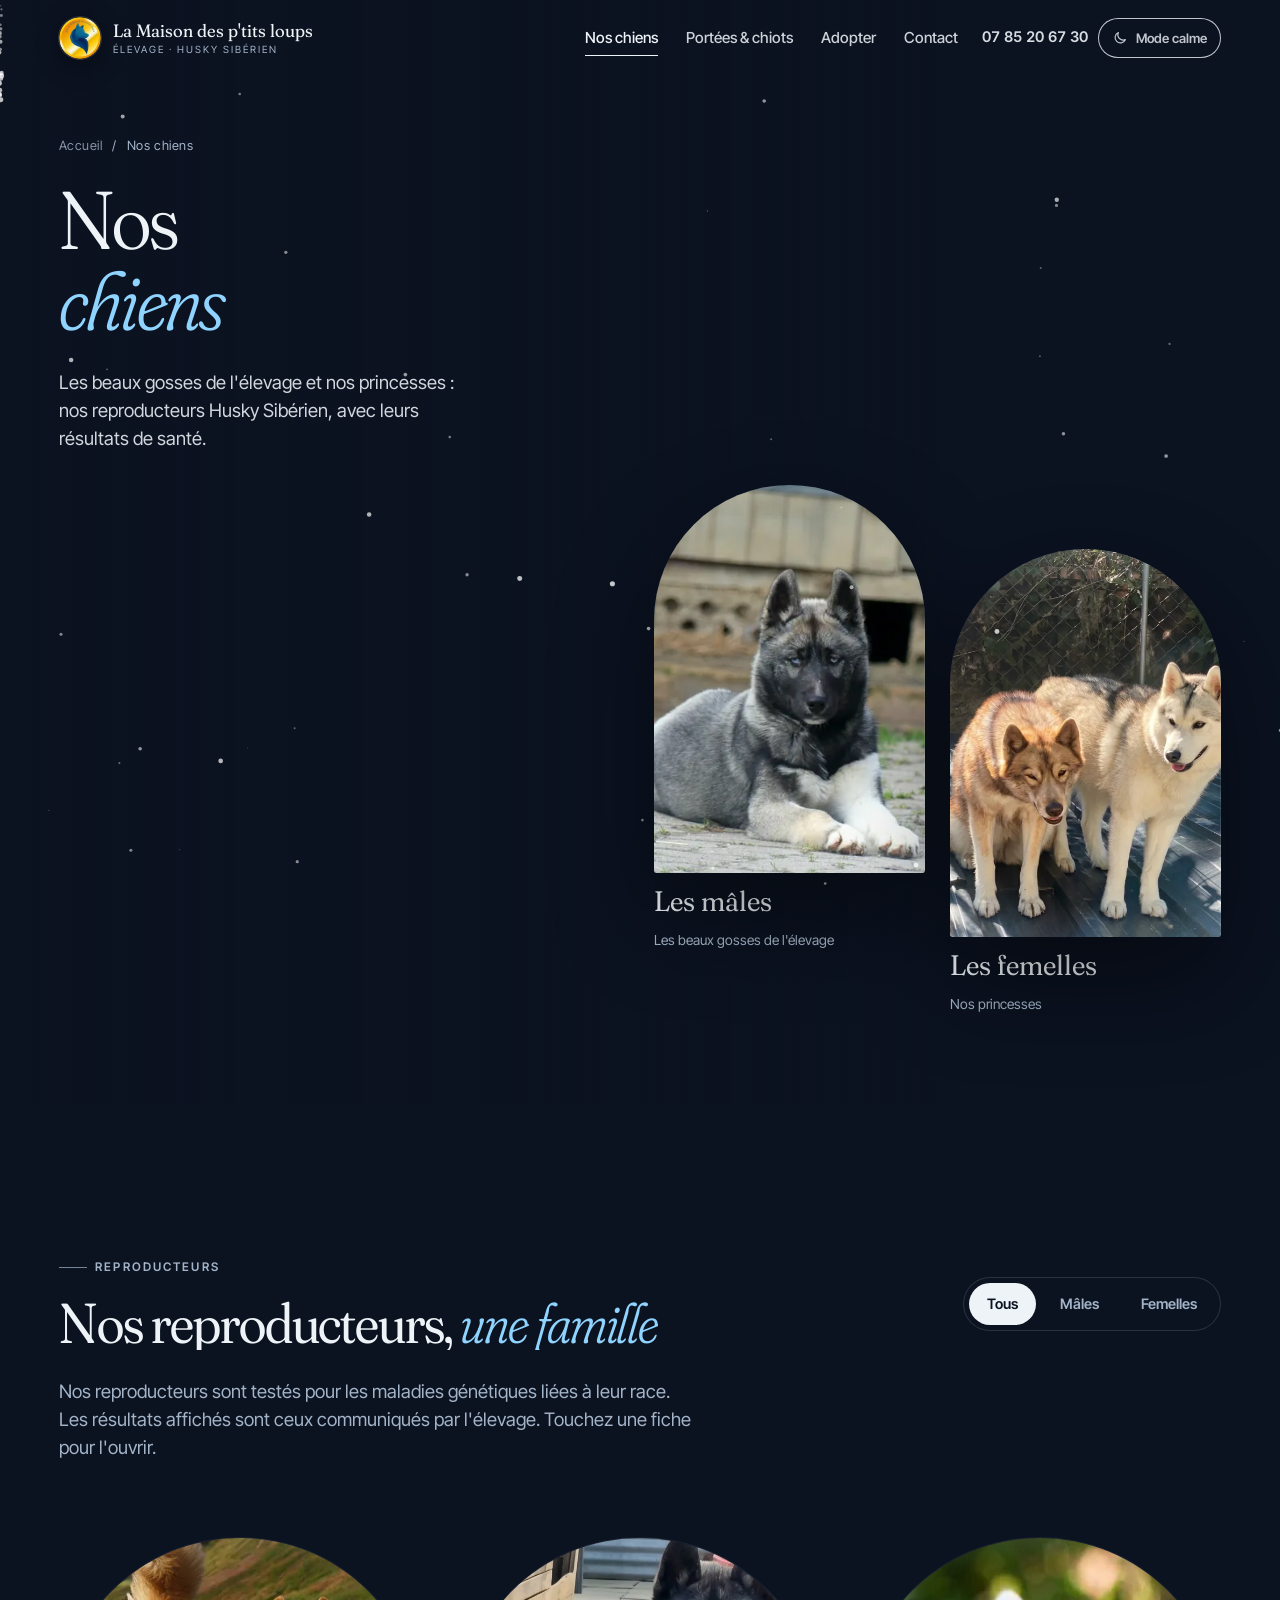
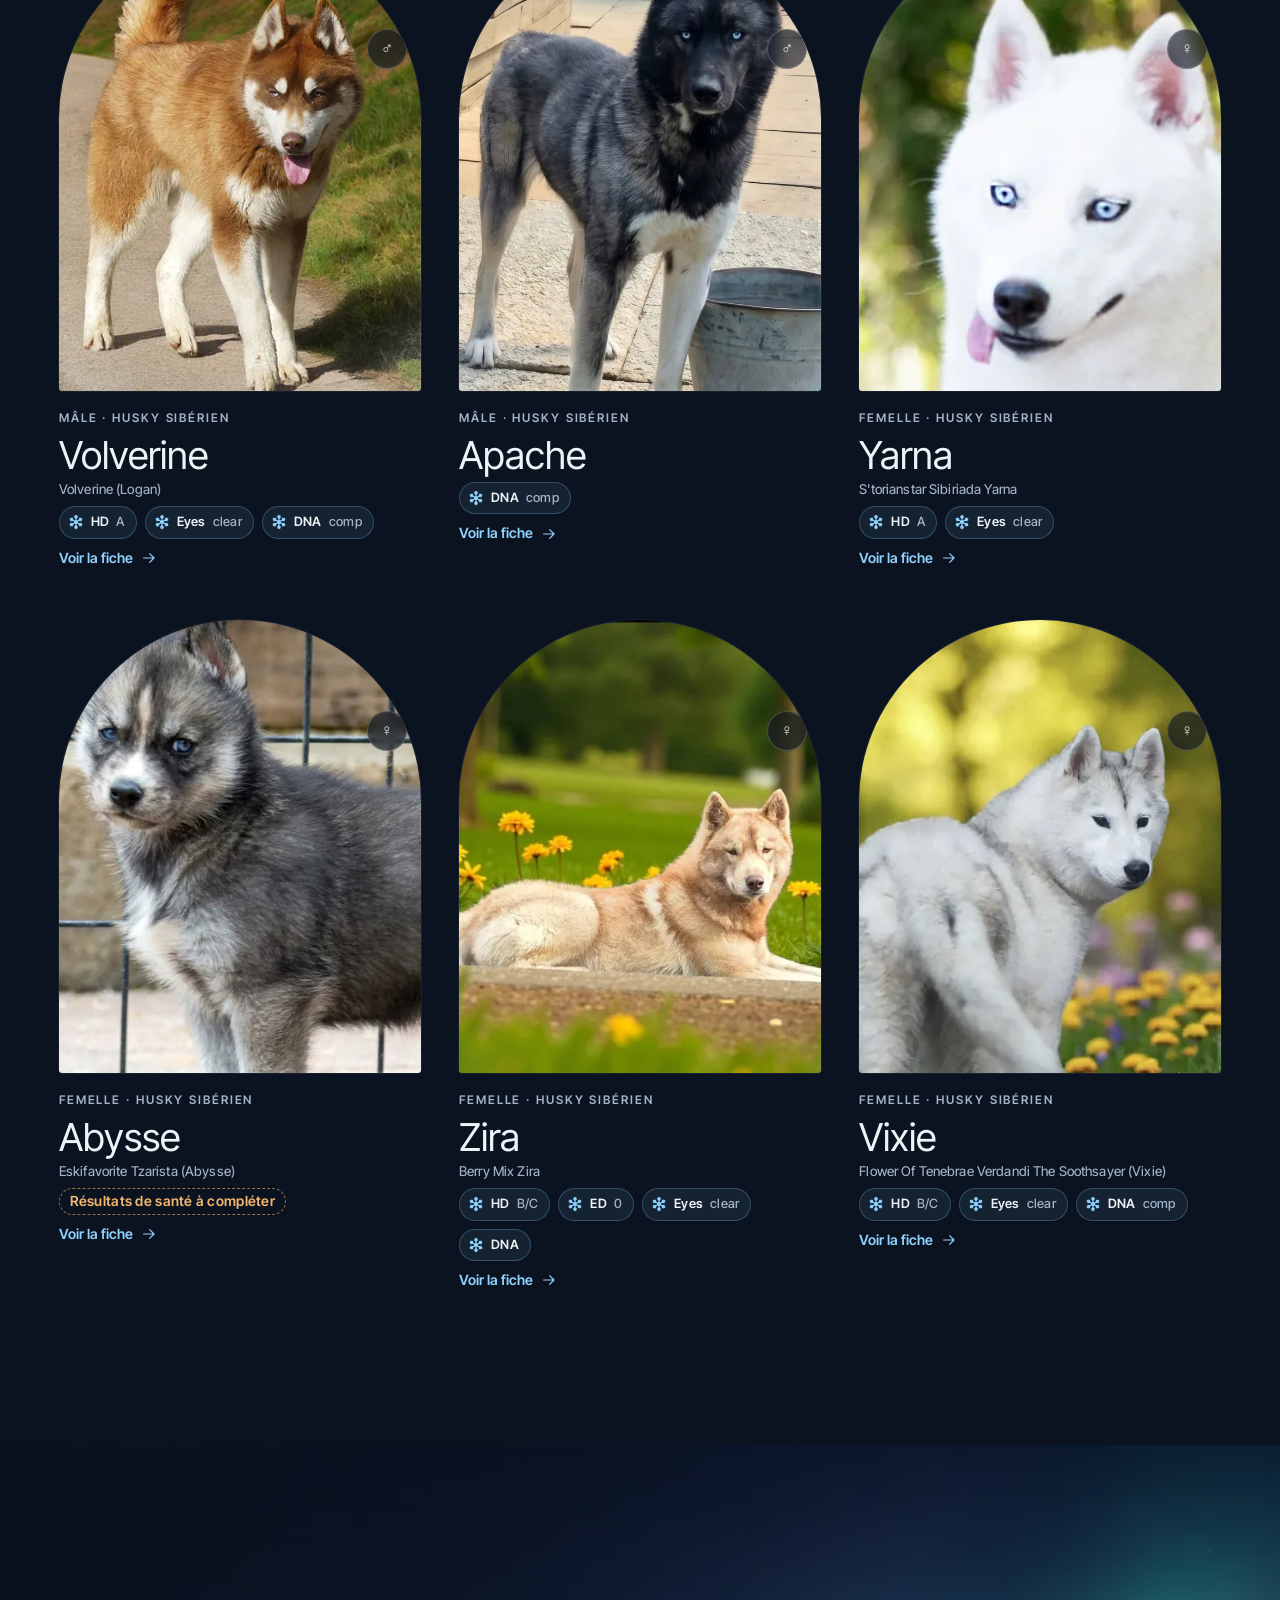
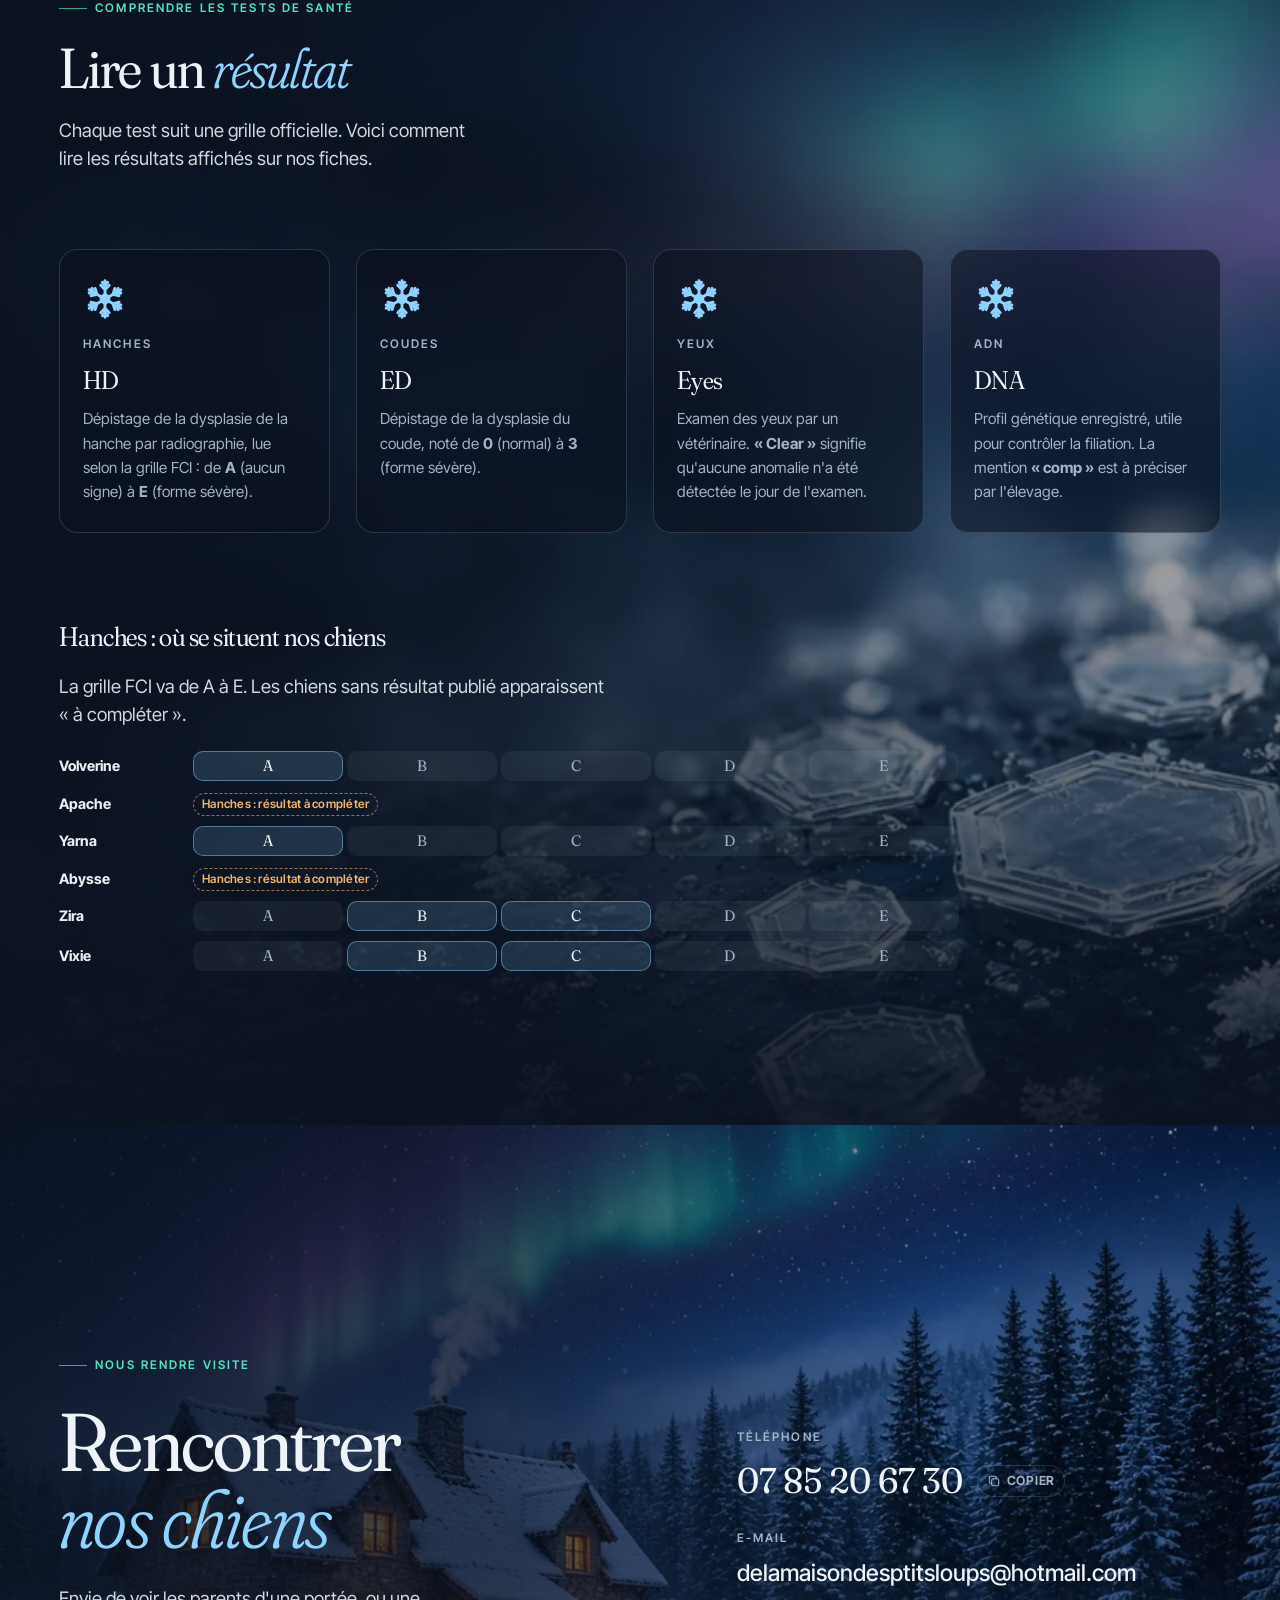
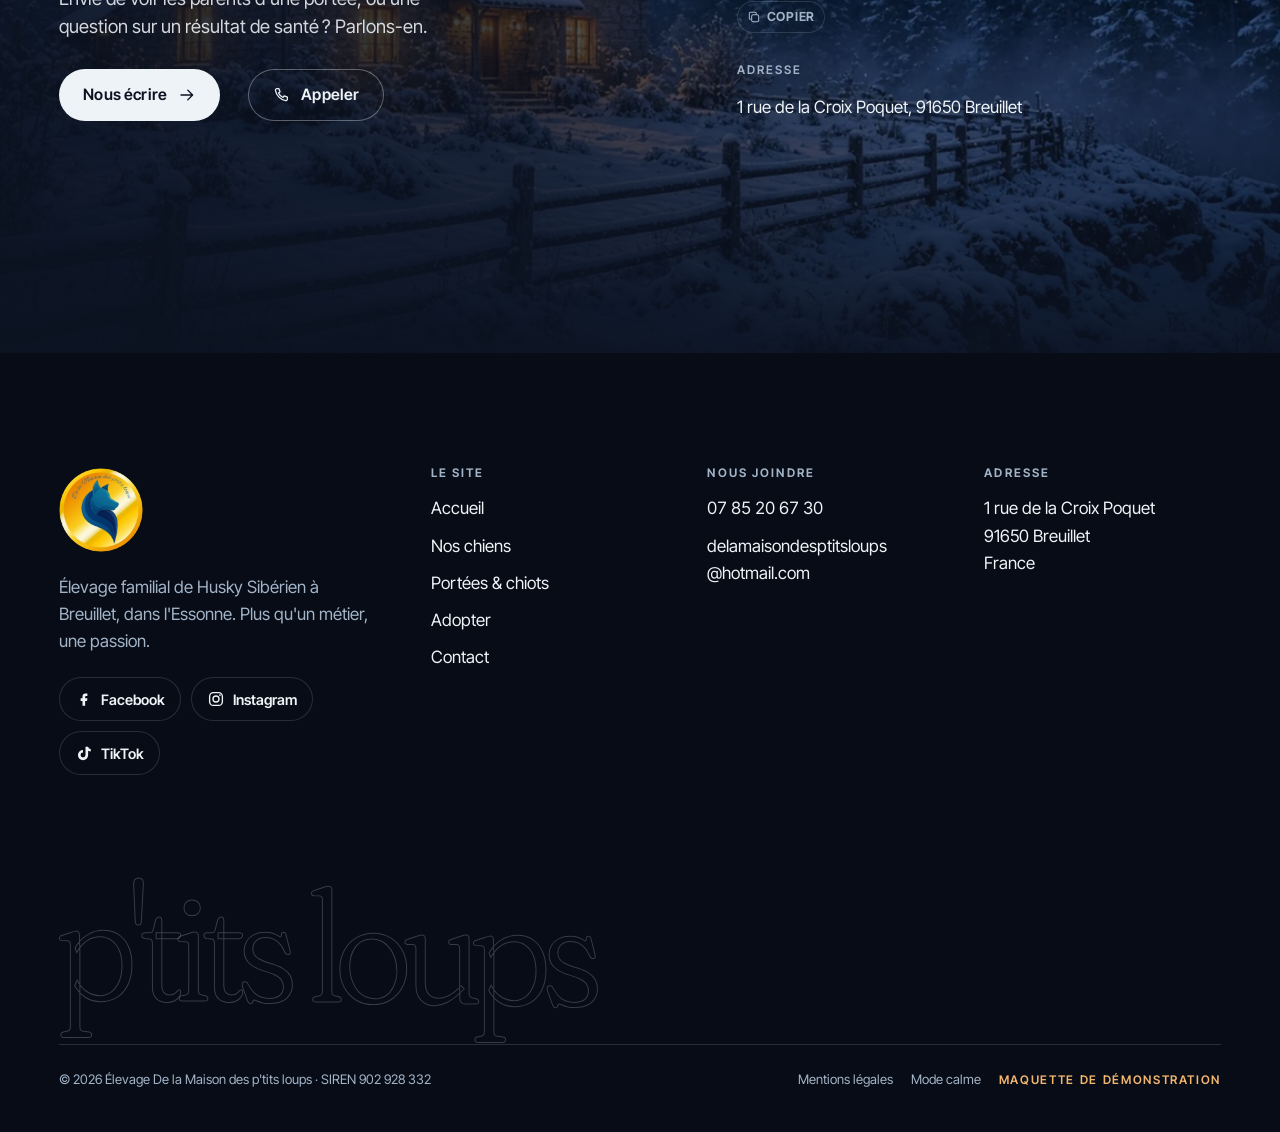
<file: chiens.html>
<!doctype html>
<html lang="fr" class="no-js">
<head>
<meta charset="utf-8">
<title>Nos chiens · La Maison des p'tits loups</title>
<meta name="claude:viewport-fit-sides" content="cover">
<meta name="viewport" content="width=device-width, initial-scale=1, viewport-fit=cover">
<meta name="description" content="Nos reproducteurs Husky Sibérien et leurs résultats de santé.">
<meta name="theme-color" content="#0B1220">
<meta property="og:title" content="Nos chiens · La Maison des p'tits loups">
<meta property="og:description" content="Nos reproducteurs Husky Sibérien et leurs résultats de santé.">
<meta property="og:type" content="website">
<meta property="og:locale" content="fr_FR">
<meta property="og:image" content="https://maison-ptits-loups-maquette.vercel.app/assets/img/ui/partage.jpg">
<meta property="og:image:width" content="1200">
<meta property="og:image:height" content="630">
<meta name="twitter:card" content="summary_large_image">
<meta name="robots" content="noindex">
<link rel="icon" href="assets/img/ui/favicon-48.png" type="image/png">
<link rel="apple-touch-icon" href="assets/img/ui/apple-touch-icon.png">
<link rel="preload" href="assets/fonts/fraunces-var.woff2" as="font" type="font/woff2" crossorigin>
<link rel="preload" href="assets/fonts/intertight-var.woff2" as="font" type="font/woff2" crossorigin>
<link rel="stylesheet" href="assets/css/main.css">
<link rel="modulepreload" href="assets/js/main.js">
<link rel="modulepreload" href="assets/js/pages/chiens.js">
<link rel="modulepreload" href="assets/js/core.js">
<link rel="modulepreload" href="assets/js/data.js">
<link rel="modulepreload" href="assets/js/render.js">
<link rel="modulepreload" href="assets/vendor/lenis/lenis.js">
<link rel="modulepreload" href="assets/js/fx/snow.js">
<link rel="modulepreload" href="assets/js/fx/frost.js">
<link rel="modulepreload" href="assets/js/fx/crystal.js">
<link rel="modulepreload" href="assets/js/fx/moon.js">
<link rel="modulepreload" href="assets/vendor/lenis/animate.js">
<link rel="modulepreload" href="assets/vendor/lenis/dimensions.js">
<link rel="modulepreload" href="assets/vendor/lenis/emitter.js">
<link rel="modulepreload" href="assets/vendor/lenis/maths.js">
<link rel="modulepreload" href="assets/vendor/lenis/virtual-scroll.js">
<link rel="modulepreload" href="assets/vendor/lenis/debounce.js">
<script>(function(){var d=document.documentElement,v=null,ss=null;d.classList.remove('no-js');d.classList.add('js');try{v=localStorage.getItem('ptits-loups-calme')}catch(e){}try{ss=sessionStorage}catch(e){}var calm=v==='1'||(v!=='0'&&matchMedia('(prefers-reduced-motion: reduce)').matches);if(calm){d.classList.add('is-calm');return}var tr=false;try{tr=!!ss&&ss.getItem('ptits-loups-transition')==='1'}catch(e){}if(tr)d.classList.add('from-transition');else if(false){var seen=false;try{seen=!!ss&&ss.getItem('ptits-loups-intro')==='1'}catch(e){}if(!seen)d.classList.add('play-intro')}})();</script>
</head>
<body data-page="chiens">
<a class="skip" href="#contenu">Aller au contenu</a>
<svg width="0" height="0" style="position:absolute" aria-hidden="true">
<symbol id="i-arrow" viewBox="0 0 24 24"><path d="M4 12h15M13 5.5 19.5 12 13 18.5" fill="none" stroke="currentColor" stroke-width="1.8" stroke-linecap="round" stroke-linejoin="round"/></symbol>
<symbol id="i-phone" viewBox="0 0 24 24"><path d="M6.6 3.5h2.6l1.5 4.2-2 1.5a12 12 0 0 0 6.1 6.1l1.5-2 4.2 1.5v2.6a2 2 0 0 1-2.2 2A16.5 16.5 0 0 1 4.6 5.7a2 2 0 0 1 2-2.2Z" fill="none" stroke="currentColor" stroke-width="1.7" stroke-linejoin="round"/></symbol>
<symbol id="i-mail" viewBox="0 0 24 24"><rect x="3" y="5.5" width="18" height="13" rx="2.5" fill="none" stroke="currentColor" stroke-width="1.7"/><path d="m4 7 8 6 8-6" fill="none" stroke="currentColor" stroke-width="1.7" stroke-linejoin="round"/></symbol>
<symbol id="i-pin" viewBox="0 0 24 24"><path d="M12 21s-6.5-6-6.5-11a6.5 6.5 0 0 1 13 0c0 5-6.5 11-6.5 11Z" fill="none" stroke="currentColor" stroke-width="1.7"/><circle cx="12" cy="10" r="2.4" fill="none" stroke="currentColor" stroke-width="1.7"/></symbol>
<symbol id="i-copy" viewBox="0 0 24 24"><rect x="8" y="8" width="12" height="12" rx="2.5" fill="none" stroke="currentColor" stroke-width="1.8"/><path d="M16 8V6a2 2 0 0 0-2-2H6a2 2 0 0 0-2 2v8a2 2 0 0 0 2 2h2" fill="none" stroke="currentColor" stroke-width="1.8"/></symbol>
<symbol id="i-calm" viewBox="0 0 24 24"><path d="M20 14.5A8 8 0 0 1 9.5 4a8 8 0 1 0 10.5 10.5Z" fill="none" stroke="currentColor" stroke-width="1.8" stroke-linejoin="round"/></symbol>
<symbol id="i-close" viewBox="0 0 24 24"><path d="M6 6l12 12M18 6 6 18" fill="none" stroke="currentColor" stroke-width="1.8" stroke-linecap="round"/></symbol>
<symbol id="i-zoom" viewBox="0 0 24 24"><circle cx="11" cy="11" r="6.5" fill="none" stroke="currentColor" stroke-width="1.8"/><path d="m16 16 4 4M11 8v6M8 11h6" fill="none" stroke="currentColor" stroke-width="1.8" stroke-linecap="round"/></symbol>
<symbol id="i-check" viewBox="0 0 24 24"><circle cx="12" cy="12" r="10" fill="none" stroke="currentColor" stroke-width="1.5"/><path d="m7.5 12.5 3 3 6-7" fill="none" stroke="currentColor" stroke-width="1.8" stroke-linecap="round" stroke-linejoin="round"/></symbol>
<symbol id="i-fb" viewBox="0 0 24 24"><path d="M14 8h2.5V4.5H14A4 4 0 0 0 10 8.5V11H7.5v3.5H10V21h3.5v-6.5H16l.5-3.5h-3V9a1 1 0 0 1 1-1Z" fill="currentColor"/></symbol>
<symbol id="i-ig" viewBox="0 0 24 24"><rect x="3.5" y="3.5" width="17" height="17" rx="5" fill="none" stroke="currentColor" stroke-width="1.8"/><circle cx="12" cy="12" r="4" fill="none" stroke="currentColor" stroke-width="1.8"/><circle cx="17.3" cy="6.7" r="1.2" fill="currentColor"/></symbol>
<symbol id="i-tt" viewBox="0 0 24 24"><path d="M14 3.5v11.2a3.3 3.3 0 1 1-3.3-3.3V8a6.8 6.8 0 1 0 6.8 6.8V9a6.4 6.4 0 0 0 3.5 1V6.6A3.6 3.6 0 0 1 17.5 3.5Z" fill="currentColor"/></symbol>
<symbol id="i-paw" viewBox="-12 -12 24 24"><ellipse cx="0" cy="3.4" rx="5.2" ry="4.4" fill="currentColor"/><ellipse cx="-6.4" cy="-2.6" rx="2" ry="2.5" transform="rotate(-20 -6.4 -2.6)" fill="currentColor"/><ellipse cx="-2.3" cy="-6.8" rx="2.1" ry="2.7" transform="rotate(-6 -2.3 -6.8)" fill="currentColor"/><ellipse cx="2.3" cy="-6.8" rx="2.1" ry="2.7" transform="rotate(6 2.3 -6.8)" fill="currentColor"/><ellipse cx="6.4" cy="-2.6" rx="2" ry="2.5" transform="rotate(20 6.4 -2.6)" fill="currentColor"/></symbol>
<symbol id="i-cross" viewBox="0 0 48 48"><path d="M24 4v40M4 24h40M10 10l28 28M38 10 10 38" fill="none" stroke="currentColor" stroke-width="1.2" stroke-linecap="round" opacity=".5"/><circle cx="24" cy="24" r="5" fill="none" stroke="currentColor" stroke-width="1.6"/></symbol>
</svg>
<header class="header" data-header>
  <div class="wrap header__inner">
    <a class="brand" href="index.html" aria-label="La Maison des p'tits loups, accueil">
      <img src="assets/img/photos/logo-medaille-128.webp" width="42" height="42" alt="">
      <span class="brand__name">La Maison des p'tits loups<small>Élevage · Husky Sibérien</small></span>
    </a>
    <nav class="nav" aria-label="Navigation principale"><a href="chiens.html" aria-current="page">Nos chiens</a><a href="portees.html">Portées & chiots</a><a href="adopter.html">Adopter</a><a href="contact.html">Contact</a></nav>
    <div class="header__tools">
      <a class="header__phone" href="tel:+33785206730">07 85 20 67 30</a>
      <button class="calm-btn" type="button" data-calm-toggle aria-pressed="false" title="Réduire les animations"><svg aria-hidden="true" focusable="false"><use href="#i-calm"></use></svg><span class="calm-btn__text">Mode calme</span></button>
      <button class="burger" type="button" data-burger aria-expanded="false" aria-controls="menu" aria-label="Ouvrir le menu"><span></span><span></span></button>
    </div>
  </div>
</header>
<div class="menu" id="menu" data-menu aria-hidden="true" data-lenis-prevent>
  <div class="aurora-slot" data-aurora-slot></div>
  <div class="wrap">
    <nav class="menu__links" aria-label="Menu"><a href="index.html">Accueil</a><a href="chiens.html" aria-current="page">Nos chiens</a><a href="portees.html">Portées & chiots</a><a href="adopter.html">Adopter</a><a href="contact.html">Contact</a></nav>
    <div class="menu__foot"><a href="tel:+33785206730" class="big-contact">07 85 20 67 30</a><span>1 rue de la Croix Poquet, 91650 Breuillet</span></div>
  </div>
</div>
<main id="contenu">
<section class="phero" data-aurora data-tone="dark" aria-labelledby="titre-chiens">
  <div class="bg" data-parallax-bg><picture><source media="(max-width: 700px) and (orientation: portrait)" srcset="assets/img/grok/chiens-ouverture-crete-9x16-720.webp 720w, assets/img/grok/chiens-ouverture-crete-9x16.webp 1080w" sizes="100vw"><img src="assets/img/grok/chiens-ouverture-crete-16x9-1280.webp" srcset="assets/img/grok/chiens-ouverture-crete-16x9-1280.webp 1280w, assets/img/grok/chiens-ouverture-crete-16x9.webp 1920w" sizes="100vw" width="1920" height="1289" alt="" loading="eager" fetchpriority="high" decoding="async" data-grok="chiens-ouverture-crete-16x9"></picture></div>
  <div class="aurora-slot" data-aurora-slot></div>
  <div class="wrap"><div class="phero__grid">
    <div class="phero__text">
      <nav class="crumbs" aria-label="Fil d'Ariane"><a href="index.html">Accueil</a><span aria-hidden="true">/</span><span>Nos chiens</span></nav>
      <h1 class="phero__title" id="titre-chiens" data-hero-title><span class="line">Nos</span> <span class="line"><em>chiens</em></span></h1>
      <p class="lead" data-hero-fade>Les beaux gosses de l'élevage et nos princesses : nos reproducteurs Husky Sibérien, avec leurs résultats de santé.</p>
    </div>
    <div class="phero__duo" data-hero-fade>
      <a class="duo-card" href="#reproducteurs" data-filter-link="male"><figure class="media media--arch" data-frost data-frost-mode="edges"><img src="assets/img/photos/apache-allonge-1280.webp" srcset="assets/img/photos/apache-allonge-640.webp 640w, assets/img/photos/apache-allonge-1280.webp 1280w, assets/img/photos/apache-allonge-1920.webp 1920w" sizes="(max-width: 900px) 45vw, 22vw" width="3264" height="2448" alt="Husky noir et gris couché devant une cabane en bois" loading="eager" fetchpriority="high" decoding="async" style="object-position:40% 50%"></figure><b>Les mâles</b><small>Les beaux gosses de l'élevage</small></a>
      <a class="duo-card" href="#reproducteurs" data-filter-link="femelle"><figure class="media media--arch" data-frost data-frost-mode="edges"><img src="assets/img/photos/duo-terrasse-1280.webp" srcset="assets/img/photos/duo-terrasse-640.webp 640w, assets/img/photos/duo-terrasse-1280.webp 1280w, assets/img/photos/duo-terrasse-1920.webp 1920w" sizes="(max-width: 900px) 45vw, 22vw" width="2972" height="3352" alt="Deux de nos femelles côte à côte au soleil" loading="eager" fetchpriority="high" decoding="async" style="object-position:55% 50%"></figure><b>Les femelles</b><small>Nos princesses</small></a>
    </div>
  </div></div>
</section>

<section class="section" id="reproducteurs" data-tone="dark">
  <div class="wrap">
    <div class="litter-head" style="margin-bottom:28px">
      <div class="stack" style="--gap:18px"><p class="label eyebrow">Reproducteurs</p><h2 class="h2" data-split>Nos reproducteurs, <em>une famille</em></h2></div>
      <div class="filters" role="group" aria-label="Filtrer les chiens"><button type="button" aria-pressed="true" data-filter="tous">Tous</button><button type="button" aria-pressed="false" data-filter="male">Mâles</button><button type="button" aria-pressed="false" data-filter="femelle">Femelles</button></div>
    </div>
    <p class="lead" style="max-width:60ch;margin-bottom:clamp(40px,6vw,80px)">Nos reproducteurs sont testés pour les maladies génétiques liées à leur race. Les résultats affichés sont ceux communiqués par l'élevage. Touchez une fiche pour l'ouvrir.</p>
    <div class="dogs-grid" data-dogs-grid></div>
  </div>
</section>

<section class="section" id="tests" data-aurora data-tone="dark">
  <div class="bg"><picture><img src="assets/img/grok/chiens-tests-cristaux-16x9-1280.webp" srcset="assets/img/grok/chiens-tests-cristaux-16x9-1280.webp 1280w, assets/img/grok/chiens-tests-cristaux-16x9.webp 1920w" sizes="100vw" width="1920" height="1289" alt="" loading="lazy" decoding="async" data-grok="chiens-tests-cristaux-16x9"></picture></div>
  <div class="aurora-slot" data-aurora-slot></div>
  <div class="wrap">
    <div class="section-head">
      <p class="label eyebrow label--aurora">Comprendre les tests de santé</p>
      <h2 class="h2" data-split>Lire un <em>résultat</em></h2>
      <p class="lead">Chaque test suit une grille officielle. Voici comment lire les résultats affichés sur nos fiches.</p>
    </div>
    <div class="tests-explain"><article class="texp" data-reveal><svg class="crystal" viewBox="0 0 24 24" aria-hidden="true"><path pathLength="1" d="M12 12L12.00 2.00M12.00 7.00L9.72 4.47M12.00 7.00L14.28 4.47M12.00 4.50L10.53 2.87M12.00 4.50L13.47 2.87"/><path pathLength="1" d="M12 12L20.66 7.00M16.33 9.50L17.38 6.27M16.33 9.50L19.66 10.21M18.50 8.25L19.18 6.16M18.50 8.25L20.65 8.71"/><path pathLength="1" d="M12 12L20.66 17.00M16.33 14.50L19.66 13.79M16.33 14.50L17.38 17.73M18.50 15.75L20.65 15.29M18.50 15.75L19.18 17.84"/><path pathLength="1" d="M12 12L12.00 22.00M12.00 17.00L14.28 19.53M12.00 17.00L9.72 19.53M12.00 19.50L13.47 21.13M12.00 19.50L10.53 21.13"/><path pathLength="1" d="M12 12L3.34 17.00M7.67 14.50L6.62 17.73M7.67 14.50L4.34 13.79M5.50 15.75L4.82 17.84M5.50 15.75L3.35 15.29"/><path pathLength="1" d="M12 12L3.34 7.00M7.67 9.50L4.34 10.21M7.67 9.50L6.62 6.27M5.50 8.25L3.35 8.71M5.50 8.25L4.82 6.16"/><path pathLength="1" d="M12 9.6L14.08 10.8L14.08 13.2L12 14.4L9.92 13.2L9.92 10.8Z"/></svg><span class="label">Hanches</span><h3>HD</h3><p>Dépistage de la dysplasie de la hanche par radiographie, lue selon la grille FCI : de <strong>A</strong> (aucun signe) à <strong>E</strong> (forme sévère).</p></article><article class="texp" data-reveal><svg class="crystal" viewBox="0 0 24 24" aria-hidden="true"><path pathLength="1" d="M12 12L12.00 2.00M12.00 7.00L9.72 4.47M12.00 7.00L14.28 4.47M12.00 4.50L10.53 2.87M12.00 4.50L13.47 2.87"/><path pathLength="1" d="M12 12L20.66 7.00M16.33 9.50L17.38 6.27M16.33 9.50L19.66 10.21M18.50 8.25L19.18 6.16M18.50 8.25L20.65 8.71"/><path pathLength="1" d="M12 12L20.66 17.00M16.33 14.50L19.66 13.79M16.33 14.50L17.38 17.73M18.50 15.75L20.65 15.29M18.50 15.75L19.18 17.84"/><path pathLength="1" d="M12 12L12.00 22.00M12.00 17.00L14.28 19.53M12.00 17.00L9.72 19.53M12.00 19.50L13.47 21.13M12.00 19.50L10.53 21.13"/><path pathLength="1" d="M12 12L3.34 17.00M7.67 14.50L6.62 17.73M7.67 14.50L4.34 13.79M5.50 15.75L4.82 17.84M5.50 15.75L3.35 15.29"/><path pathLength="1" d="M12 12L3.34 7.00M7.67 9.50L4.34 10.21M7.67 9.50L6.62 6.27M5.50 8.25L3.35 8.71M5.50 8.25L4.82 6.16"/><path pathLength="1" d="M12 9.6L14.08 10.8L14.08 13.2L12 14.4L9.92 13.2L9.92 10.8Z"/></svg><span class="label">Coudes</span><h3>ED</h3><p>Dépistage de la dysplasie du coude, noté de <strong>0</strong> (normal) à <strong>3</strong> (forme sévère).</p></article><article class="texp" data-reveal><svg class="crystal" viewBox="0 0 24 24" aria-hidden="true"><path pathLength="1" d="M12 12L12.00 2.00M12.00 7.00L9.72 4.47M12.00 7.00L14.28 4.47M12.00 4.50L10.53 2.87M12.00 4.50L13.47 2.87"/><path pathLength="1" d="M12 12L20.66 7.00M16.33 9.50L17.38 6.27M16.33 9.50L19.66 10.21M18.50 8.25L19.18 6.16M18.50 8.25L20.65 8.71"/><path pathLength="1" d="M12 12L20.66 17.00M16.33 14.50L19.66 13.79M16.33 14.50L17.38 17.73M18.50 15.75L20.65 15.29M18.50 15.75L19.18 17.84"/><path pathLength="1" d="M12 12L12.00 22.00M12.00 17.00L14.28 19.53M12.00 17.00L9.72 19.53M12.00 19.50L13.47 21.13M12.00 19.50L10.53 21.13"/><path pathLength="1" d="M12 12L3.34 17.00M7.67 14.50L6.62 17.73M7.67 14.50L4.34 13.79M5.50 15.75L4.82 17.84M5.50 15.75L3.35 15.29"/><path pathLength="1" d="M12 12L3.34 7.00M7.67 9.50L4.34 10.21M7.67 9.50L6.62 6.27M5.50 8.25L3.35 8.71M5.50 8.25L4.82 6.16"/><path pathLength="1" d="M12 9.6L14.08 10.8L14.08 13.2L12 14.4L9.92 13.2L9.92 10.8Z"/></svg><span class="label">Yeux</span><h3>Eyes</h3><p>Examen des yeux par un vétérinaire. <strong>« Clear »</strong> signifie qu'aucune anomalie n'a été détectée le jour de l'examen.</p></article><article class="texp" data-reveal><svg class="crystal" viewBox="0 0 24 24" aria-hidden="true"><path pathLength="1" d="M12 12L12.00 2.00M12.00 7.00L9.72 4.47M12.00 7.00L14.28 4.47M12.00 4.50L10.53 2.87M12.00 4.50L13.47 2.87"/><path pathLength="1" d="M12 12L20.66 7.00M16.33 9.50L17.38 6.27M16.33 9.50L19.66 10.21M18.50 8.25L19.18 6.16M18.50 8.25L20.65 8.71"/><path pathLength="1" d="M12 12L20.66 17.00M16.33 14.50L19.66 13.79M16.33 14.50L17.38 17.73M18.50 15.75L20.65 15.29M18.50 15.75L19.18 17.84"/><path pathLength="1" d="M12 12L12.00 22.00M12.00 17.00L14.28 19.53M12.00 17.00L9.72 19.53M12.00 19.50L13.47 21.13M12.00 19.50L10.53 21.13"/><path pathLength="1" d="M12 12L3.34 17.00M7.67 14.50L6.62 17.73M7.67 14.50L4.34 13.79M5.50 15.75L4.82 17.84M5.50 15.75L3.35 15.29"/><path pathLength="1" d="M12 12L3.34 7.00M7.67 9.50L4.34 10.21M7.67 9.50L6.62 6.27M5.50 8.25L3.35 8.71M5.50 8.25L4.82 6.16"/><path pathLength="1" d="M12 9.6L14.08 10.8L14.08 13.2L12 14.4L9.92 13.2L9.92 10.8Z"/></svg><span class="label">ADN</span><h3>DNA</h3><p>Profil génétique enregistré, utile pour contrôler la filiation. La mention <strong>« comp »</strong> est à préciser par l'élevage.</p></article></div>
    <div class="stack" style="--gap:22px;margin-top:clamp(56px,7vw,96px);max-width:900px">
      <h3 class="h3">Hanches : où se situent nos chiens</h3>
      <p class="lead" style="max-width:60ch">La grille FCI va de A à E. Les chiens sans résultat publié apparaissent « à compléter ».</p>
      <div class="scale__dogs" data-hd-scale></div>
    </div>
  </div>
</section>

<section class="cta" data-aurora data-tone="dark">
  <div class="bg" data-parallax-bg><picture><img src="assets/img/grok/accueil-final-maison-16x9-1280.webp" srcset="assets/img/grok/accueil-final-maison-16x9-1280.webp 1280w, assets/img/grok/accueil-final-maison-16x9.webp 1920w" sizes="100vw" width="1920" height="1289" alt="" loading="lazy" decoding="async" data-grok="accueil-final-maison-16x9"></picture></div>
  <div class="aurora-slot" data-aurora-slot></div>
  <div class="wrap cta__grid">
    <div class="stack" style="--gap:28px">
      <p class="label eyebrow label--aurora">Nous rendre visite</p>
      <h2 class="cta__title" data-split>Rencontrer <em>nos chiens</em></h2>
      <p class="lead">Envie de voir les parents d'une portée, ou une question sur un résultat de santé ? Parlons-en.</p>
      <div class="row"><a class="btn" data-magnetic href="contact.html#ecrire">Nous écrire<svg aria-hidden="true" focusable="false"><use href="#i-arrow"></use></svg></a><a class="btn btn--ghost" data-magnetic href="tel:+33785206730"><svg aria-hidden="true" focusable="false"><use href="#i-phone"></use></svg>Appeler</a></div>
    </div>
    <div class="cta__contacts">
  <span class="label">Téléphone</span>
  <div class="row"><a class="big-contact" href="tel:+33785206730">07 85 20 67 30</a><button class="copy" type="button" data-copy="07 85 20 67 30" aria-label="Copier le numéro de téléphone"><svg aria-hidden="true" focusable="false"><use href="#i-copy"></use></svg>Copier</button></div>
  <span class="label" style="margin-top:14px">E-mail</span>
  <div class="row"><a class="big-contact big-contact--mail" href="mailto:delamaisondesptitsloups@hotmail.com">delamaisondesptitsloups<wbr>@hotmail.com</a><button class="copy" type="button" data-copy="delamaisondesptitsloups@hotmail.com" aria-label="Copier l'adresse e-mail"><svg aria-hidden="true" focusable="false"><use href="#i-copy"></use></svg>Copier</button></div>
  <span class="label" style="margin-top:14px">Adresse</span>
  <p>1 rue de la Croix Poquet, 91650 Breuillet</p>
</div>
  </div>
</section>

<dialog class="sheet" data-sheet aria-labelledby="sheet-title" data-lenis-prevent><div data-sheet-content></div></dialog>
</main>
<footer class="footer" data-tone="dark">
  <div class="wrap">
    <div class="footer__grid">
      <div class="footer__brand">
        <img src="assets/img/photos/logo-medaille-256.webp" width="84" height="84" alt="Logo de l'élevage De la Maison des p'tits loups">
        <p>Élevage familial de Husky Sibérien à Breuillet, dans l'Essonne. Plus qu'un métier, une passion.</p>
        <div class="socials">
          <a href="https://www.facebook.com/LaMaisondesptitsloups1/" target="_blank" rel="noopener"><svg aria-hidden="true" focusable="false"><use href="#i-fb"></use></svg>Facebook</a>
          <a href="https://instagram.com/la_maison_des_ptits_loups" target="_blank" rel="noopener"><svg aria-hidden="true" focusable="false"><use href="#i-ig"></use></svg>Instagram</a>
          <a href="https://www.tiktok.com/@lamaisondesptitsloups" target="_blank" rel="noopener"><svg aria-hidden="true" focusable="false"><use href="#i-tt"></use></svg>TikTok</a>
        </div>
      </div>
      <div><h3>Le site</h3><ul><li><a class="link" href="index.html">Accueil</a></li><li><a class="link" href="chiens.html">Nos chiens</a></li><li><a class="link" href="portees.html">Portées &amp; chiots</a></li><li><a class="link" href="adopter.html">Adopter</a></li><li><a class="link" href="contact.html">Contact</a></li></ul></div>
      <div><h3>Nous joindre</h3><ul><li><a class="link tabnum" href="tel:+33785206730">07 85 20 67 30</a></li><li><a class="link" href="mailto:delamaisondesptitsloups@hotmail.com" >delamaisondesptitsloups<wbr>@hotmail.com</a></li></ul></div>
      <div><h3>Adresse</h3><address>1 rue de la Croix Poquet<br>91650 Breuillet<br>France</address></div>
    </div>
    <div class="footer__giant" aria-hidden="true" data-giant>p'tits loups</div>
    <div class="footer__bottom">
      <span>© <span data-year>2026</span> Élevage De la Maison des p'tits loups · SIREN 902 928 332</span>
      <div class="row"><a class="link" href="mentions-legales.html">Mentions légales</a><button class="link" type="button" data-calm-toggle aria-pressed="false">Mode calme</button><span class="demo-tag">Maquette de démonstration</span></div>
    </div>
  </div>
</footer>
<nav class="actionbar" data-actionbar aria-label="Actions rapides">
  <a href="tel:+33785206730"><svg aria-hidden="true" focusable="false"><use href="#i-phone"></use></svg>Appeler</a>
  <a href="contact.html#ecrire"><svg aria-hidden="true" focusable="false"><use href="#i-mail"></use></svg>Écrire</a>
  <a href="portees.html"><svg aria-hidden="true" focusable="false"><use href="#i-paw"></use></svg>Chiots</a>
</nav>
<canvas class="snow" data-snow aria-hidden="true"></canvas>
<div class="cursor" data-cursor aria-hidden="true"><div class="cursor__ring"><span class="cursor__label">Essuyer</span></div><div class="cursor__dot"></div></div>
<div class="curtain" data-curtain aria-hidden="true"><div class="curtain__panel"><div class="curtain__frost"></div><img class="curtain__logo" src="assets/img/photos/logo-medaille-128.webp" alt=""></div></div>
<script src="assets/vendor/gsap/gsap.min.js"></script>
<script src="assets/vendor/gsap/ScrollTrigger.min.js"></script>
<script src="assets/vendor/gsap/SplitText.min.js"></script>
<script type="module" src="assets/js/main.js"></script>
<noscript><style>.intro{display:none}</style></noscript>
</body>
</html>
</file>
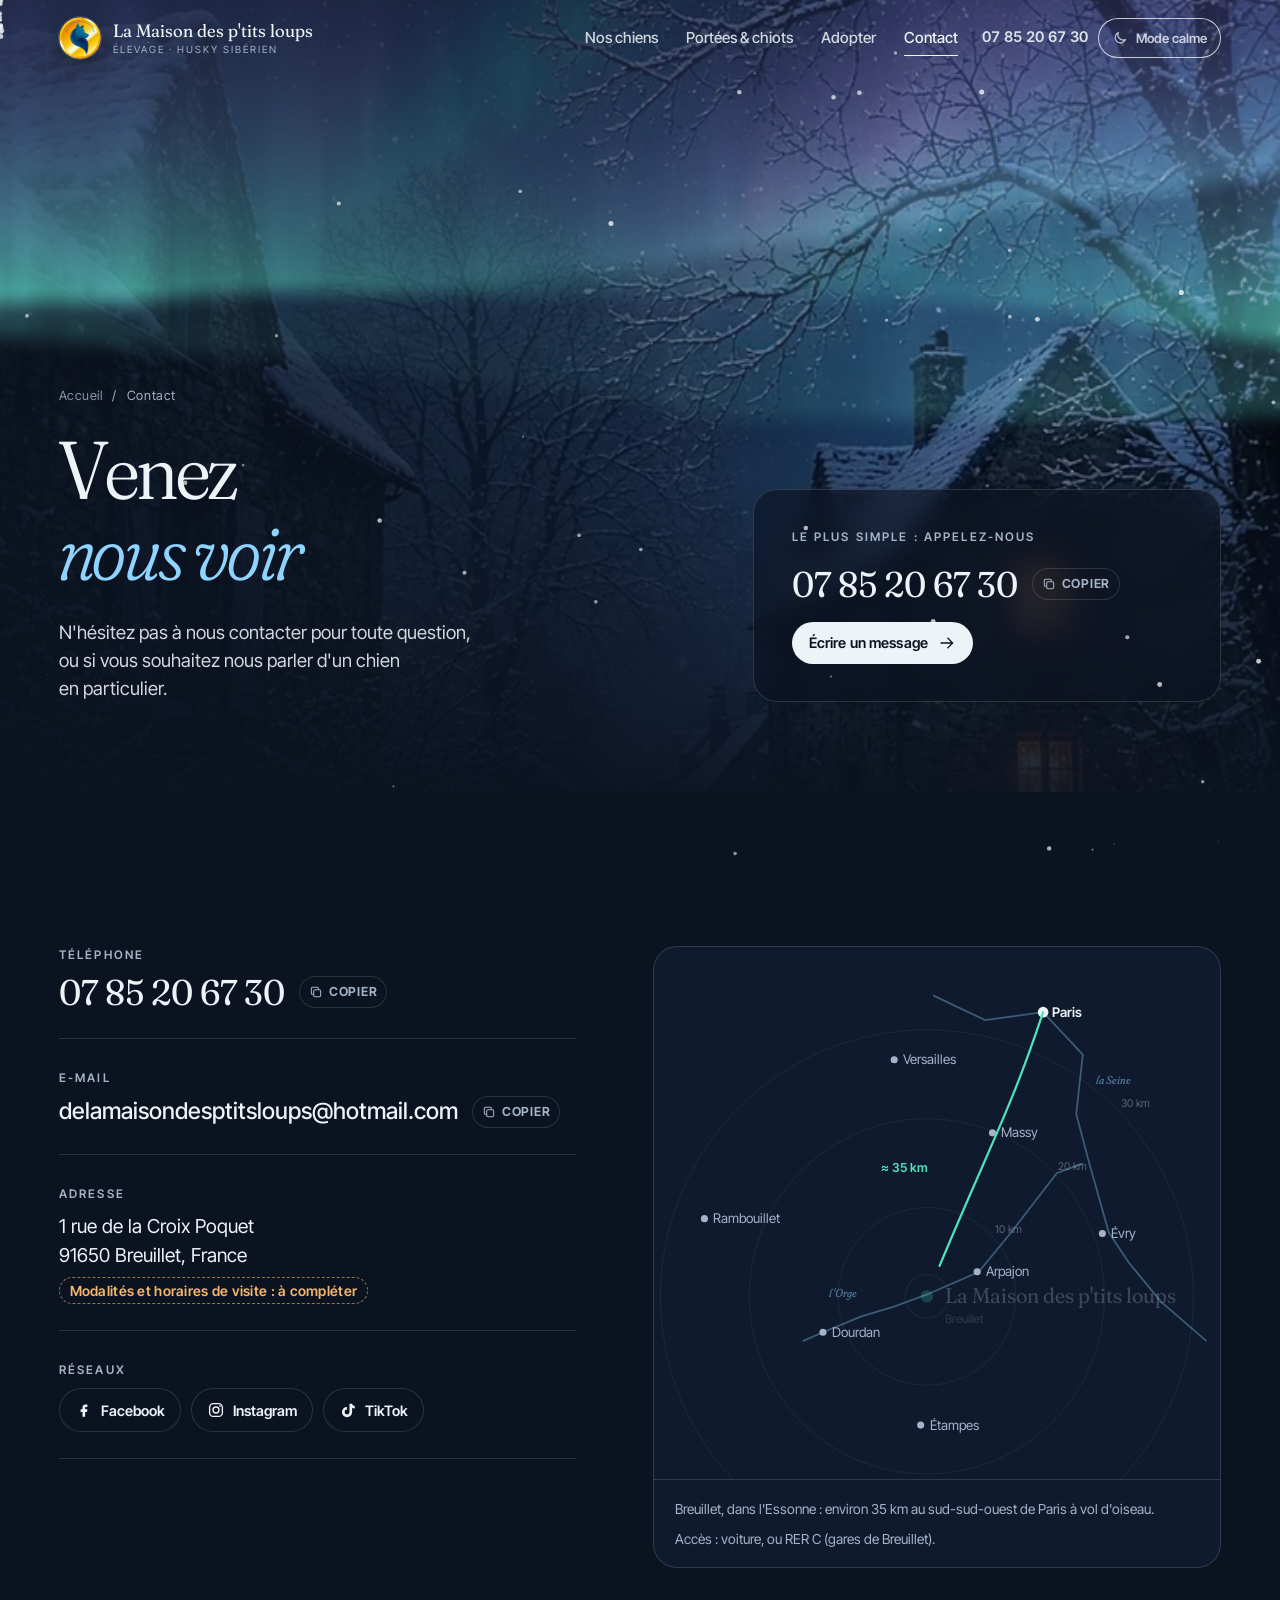
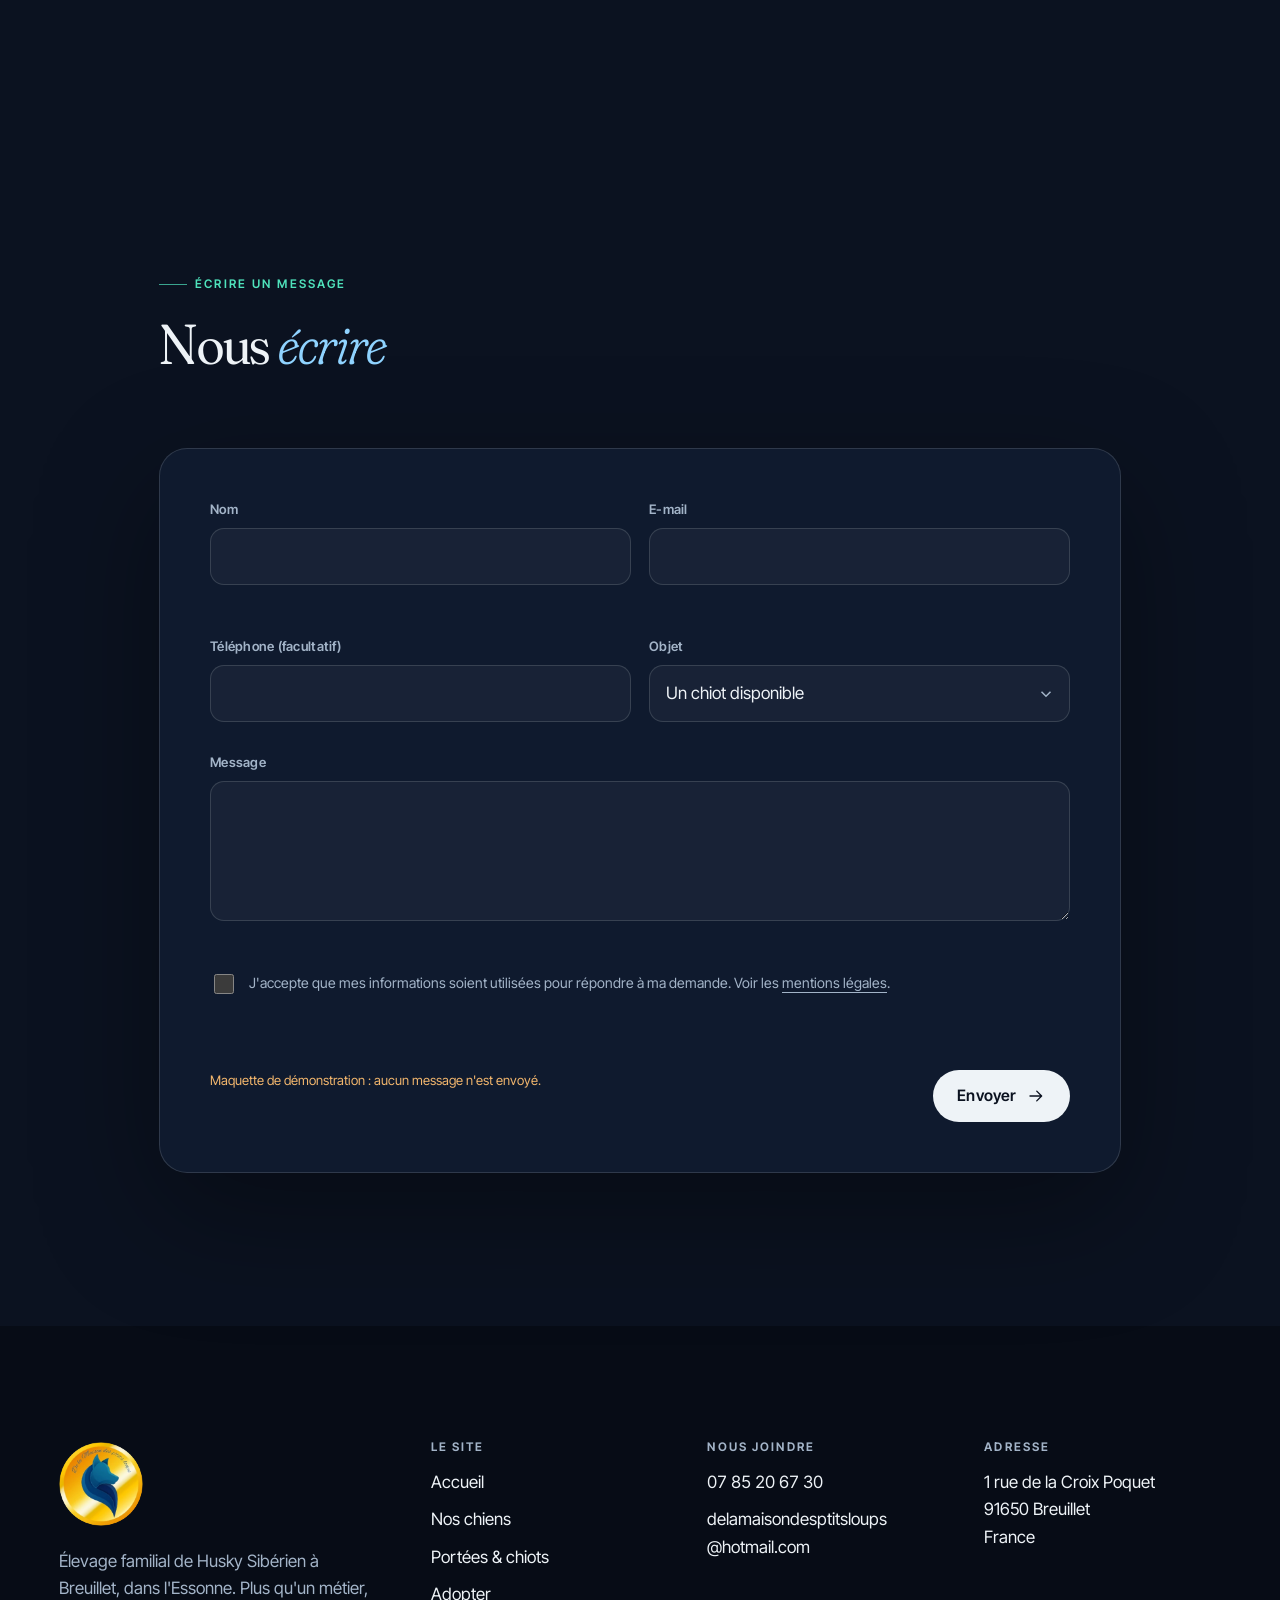
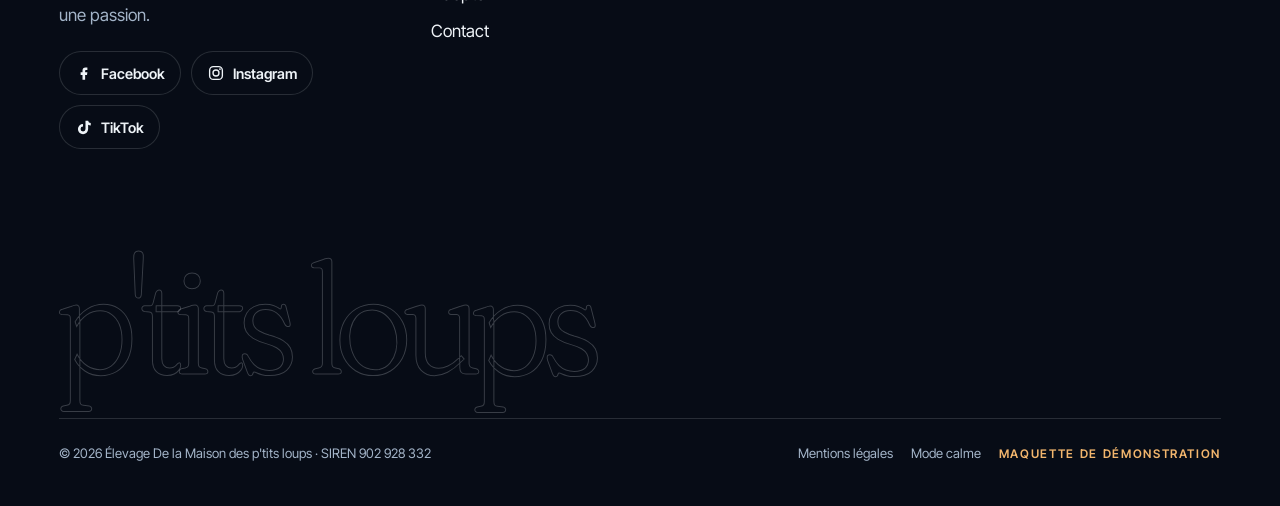
<file: contact.html>
<!doctype html>
<html lang="fr" class="no-js">
<head>
<meta charset="utf-8">
<title>Contact · La Maison des p'tits loups</title>
<meta name="claude:viewport-fit-sides" content="cover">
<meta name="viewport" content="width=device-width, initial-scale=1, viewport-fit=cover">
<meta name="description" content="Téléphone, e-mail, adresse et accès de l'élevage à Breuillet (Essonne).">
<meta name="theme-color" content="#0B1220">
<meta property="og:title" content="Contact · La Maison des p'tits loups">
<meta property="og:description" content="Téléphone, e-mail, adresse et accès de l'élevage à Breuillet (Essonne).">
<meta property="og:type" content="website">
<meta property="og:locale" content="fr_FR">
<meta property="og:image" content="https://maison-ptits-loups-maquette.vercel.app/assets/img/ui/partage.jpg">
<meta property="og:image:width" content="1200">
<meta property="og:image:height" content="630">
<meta name="twitter:card" content="summary_large_image">
<meta name="robots" content="noindex">
<link rel="icon" href="assets/img/ui/favicon-48.png" type="image/png">
<link rel="apple-touch-icon" href="assets/img/ui/apple-touch-icon.png">
<link rel="preload" href="assets/fonts/fraunces-var.woff2" as="font" type="font/woff2" crossorigin>
<link rel="preload" href="assets/fonts/intertight-var.woff2" as="font" type="font/woff2" crossorigin>
<link rel="stylesheet" href="assets/css/main.css">
<link rel="modulepreload" href="assets/js/main.js">
<link rel="modulepreload" href="assets/js/pages/contact.js">
<link rel="modulepreload" href="assets/js/core.js">
<link rel="modulepreload" href="assets/js/pages/forms.js">
<link rel="modulepreload" href="assets/vendor/lenis/lenis.js">
<link rel="modulepreload" href="assets/js/fx/snow.js">
<link rel="modulepreload" href="assets/js/fx/frost.js">
<link rel="modulepreload" href="assets/vendor/lenis/animate.js">
<link rel="modulepreload" href="assets/vendor/lenis/dimensions.js">
<link rel="modulepreload" href="assets/vendor/lenis/emitter.js">
<link rel="modulepreload" href="assets/vendor/lenis/maths.js">
<link rel="modulepreload" href="assets/vendor/lenis/virtual-scroll.js">
<link rel="modulepreload" href="assets/vendor/lenis/debounce.js">
<script>(function(){var d=document.documentElement,v=null,ss=null;d.classList.remove('no-js');d.classList.add('js');try{v=localStorage.getItem('ptits-loups-calme')}catch(e){}try{ss=sessionStorage}catch(e){}var calm=v==='1'||(v!=='0'&&matchMedia('(prefers-reduced-motion: reduce)').matches);if(calm){d.classList.add('is-calm');return}var tr=false;try{tr=!!ss&&ss.getItem('ptits-loups-transition')==='1'}catch(e){}if(tr)d.classList.add('from-transition');else if(false){var seen=false;try{seen=!!ss&&ss.getItem('ptits-loups-intro')==='1'}catch(e){}if(!seen)d.classList.add('play-intro')}})();</script>
</head>
<body data-page="contact">
<a class="skip" href="#contenu">Aller au contenu</a>
<svg width="0" height="0" style="position:absolute" aria-hidden="true">
<symbol id="i-arrow" viewBox="0 0 24 24"><path d="M4 12h15M13 5.5 19.5 12 13 18.5" fill="none" stroke="currentColor" stroke-width="1.8" stroke-linecap="round" stroke-linejoin="round"/></symbol>
<symbol id="i-phone" viewBox="0 0 24 24"><path d="M6.6 3.5h2.6l1.5 4.2-2 1.5a12 12 0 0 0 6.1 6.1l1.5-2 4.2 1.5v2.6a2 2 0 0 1-2.2 2A16.5 16.5 0 0 1 4.6 5.7a2 2 0 0 1 2-2.2Z" fill="none" stroke="currentColor" stroke-width="1.7" stroke-linejoin="round"/></symbol>
<symbol id="i-mail" viewBox="0 0 24 24"><rect x="3" y="5.5" width="18" height="13" rx="2.5" fill="none" stroke="currentColor" stroke-width="1.7"/><path d="m4 7 8 6 8-6" fill="none" stroke="currentColor" stroke-width="1.7" stroke-linejoin="round"/></symbol>
<symbol id="i-pin" viewBox="0 0 24 24"><path d="M12 21s-6.5-6-6.5-11a6.5 6.5 0 0 1 13 0c0 5-6.5 11-6.5 11Z" fill="none" stroke="currentColor" stroke-width="1.7"/><circle cx="12" cy="10" r="2.4" fill="none" stroke="currentColor" stroke-width="1.7"/></symbol>
<symbol id="i-copy" viewBox="0 0 24 24"><rect x="8" y="8" width="12" height="12" rx="2.5" fill="none" stroke="currentColor" stroke-width="1.8"/><path d="M16 8V6a2 2 0 0 0-2-2H6a2 2 0 0 0-2 2v8a2 2 0 0 0 2 2h2" fill="none" stroke="currentColor" stroke-width="1.8"/></symbol>
<symbol id="i-calm" viewBox="0 0 24 24"><path d="M20 14.5A8 8 0 0 1 9.5 4a8 8 0 1 0 10.5 10.5Z" fill="none" stroke="currentColor" stroke-width="1.8" stroke-linejoin="round"/></symbol>
<symbol id="i-close" viewBox="0 0 24 24"><path d="M6 6l12 12M18 6 6 18" fill="none" stroke="currentColor" stroke-width="1.8" stroke-linecap="round"/></symbol>
<symbol id="i-zoom" viewBox="0 0 24 24"><circle cx="11" cy="11" r="6.5" fill="none" stroke="currentColor" stroke-width="1.8"/><path d="m16 16 4 4M11 8v6M8 11h6" fill="none" stroke="currentColor" stroke-width="1.8" stroke-linecap="round"/></symbol>
<symbol id="i-check" viewBox="0 0 24 24"><circle cx="12" cy="12" r="10" fill="none" stroke="currentColor" stroke-width="1.5"/><path d="m7.5 12.5 3 3 6-7" fill="none" stroke="currentColor" stroke-width="1.8" stroke-linecap="round" stroke-linejoin="round"/></symbol>
<symbol id="i-fb" viewBox="0 0 24 24"><path d="M14 8h2.5V4.5H14A4 4 0 0 0 10 8.5V11H7.5v3.5H10V21h3.5v-6.5H16l.5-3.5h-3V9a1 1 0 0 1 1-1Z" fill="currentColor"/></symbol>
<symbol id="i-ig" viewBox="0 0 24 24"><rect x="3.5" y="3.5" width="17" height="17" rx="5" fill="none" stroke="currentColor" stroke-width="1.8"/><circle cx="12" cy="12" r="4" fill="none" stroke="currentColor" stroke-width="1.8"/><circle cx="17.3" cy="6.7" r="1.2" fill="currentColor"/></symbol>
<symbol id="i-tt" viewBox="0 0 24 24"><path d="M14 3.5v11.2a3.3 3.3 0 1 1-3.3-3.3V8a6.8 6.8 0 1 0 6.8 6.8V9a6.4 6.4 0 0 0 3.5 1V6.6A3.6 3.6 0 0 1 17.5 3.5Z" fill="currentColor"/></symbol>
<symbol id="i-paw" viewBox="-12 -12 24 24"><ellipse cx="0" cy="3.4" rx="5.2" ry="4.4" fill="currentColor"/><ellipse cx="-6.4" cy="-2.6" rx="2" ry="2.5" transform="rotate(-20 -6.4 -2.6)" fill="currentColor"/><ellipse cx="-2.3" cy="-6.8" rx="2.1" ry="2.7" transform="rotate(-6 -2.3 -6.8)" fill="currentColor"/><ellipse cx="2.3" cy="-6.8" rx="2.1" ry="2.7" transform="rotate(6 2.3 -6.8)" fill="currentColor"/><ellipse cx="6.4" cy="-2.6" rx="2" ry="2.5" transform="rotate(20 6.4 -2.6)" fill="currentColor"/></symbol>
<symbol id="i-cross" viewBox="0 0 48 48"><path d="M24 4v40M4 24h40M10 10l28 28M38 10 10 38" fill="none" stroke="currentColor" stroke-width="1.2" stroke-linecap="round" opacity=".5"/><circle cx="24" cy="24" r="5" fill="none" stroke="currentColor" stroke-width="1.6"/></symbol>
</svg>
<header class="header" data-header>
  <div class="wrap header__inner">
    <a class="brand" href="index.html" aria-label="La Maison des p'tits loups, accueil">
      <img src="assets/img/photos/logo-medaille-128.webp" width="42" height="42" alt="">
      <span class="brand__name">La Maison des p'tits loups<small>Élevage · Husky Sibérien</small></span>
    </a>
    <nav class="nav" aria-label="Navigation principale"><a href="chiens.html">Nos chiens</a><a href="portees.html">Portées & chiots</a><a href="adopter.html">Adopter</a><a href="contact.html" aria-current="page">Contact</a></nav>
    <div class="header__tools">
      <a class="header__phone" href="tel:+33785206730">07 85 20 67 30</a>
      <button class="calm-btn" type="button" data-calm-toggle aria-pressed="false" title="Réduire les animations"><svg aria-hidden="true" focusable="false"><use href="#i-calm"></use></svg><span class="calm-btn__text">Mode calme</span></button>
      <button class="burger" type="button" data-burger aria-expanded="false" aria-controls="menu" aria-label="Ouvrir le menu"><span></span><span></span></button>
    </div>
  </div>
</header>
<div class="menu" id="menu" data-menu aria-hidden="true" data-lenis-prevent>
  <div class="aurora-slot" data-aurora-slot></div>
  <div class="wrap">
    <nav class="menu__links" aria-label="Menu"><a href="index.html">Accueil</a><a href="chiens.html">Nos chiens</a><a href="portees.html">Portées & chiots</a><a href="adopter.html">Adopter</a><a href="contact.html" aria-current="page">Contact</a></nav>
    <div class="menu__foot"><a href="tel:+33785206730" class="big-contact">07 85 20 67 30</a><span>1 rue de la Croix Poquet, 91650 Breuillet</span></div>
  </div>
</div>
<main id="contenu">
<section class="phero" data-aurora data-tone="dark" aria-labelledby="titre-contact">
  <div class="bg" data-parallax-bg><picture><source media="(max-width: 700px) and (orientation: portrait)" srcset="assets/img/grok/contact-ouverture-village-9x16-720.webp 720w, assets/img/grok/contact-ouverture-village-9x16.webp 1080w" sizes="100vw"><img src="assets/img/grok/contact-ouverture-village-16x9-1280.webp" srcset="assets/img/grok/contact-ouverture-village-16x9-1280.webp 1280w, assets/img/grok/contact-ouverture-village-16x9.webp 1920w" sizes="100vw" width="1920" height="1289" alt="" loading="eager" fetchpriority="high" decoding="async" data-grok="contact-ouverture-village-16x9"></picture></div>
  <div class="aurora-slot" data-aurora-slot></div>
  <div class="wrap"><div class="phero__grid">
    <div class="phero__text">
      <nav class="crumbs" aria-label="Fil d'Ariane"><a href="index.html">Accueil</a><span aria-hidden="true">/</span><span>Contact</span></nav>
      <h1 class="phero__title" id="titre-contact" data-hero-title><span class="line">Venez</span> <span class="line"><em>nous voir</em></span></h1>
      <p class="lead" data-hero-fade>N'hésitez pas à nous contacter pour toute question, ou si vous souhaitez nous parler d'un chien en particulier.</p>
    </div>
    <div class="contact-quick" data-hero-fade>
      <span class="label">Le plus simple : appelez-nous</span>
      <div class="row"><a class="big-contact" href="tel:+33785206730">07 85 20 67 30</a><button class="copy" type="button" data-copy="07 85 20 67 30" aria-label="Copier le numéro de téléphone"><svg aria-hidden="true" focusable="false"><use href="#i-copy"></use></svg>Copier</button></div>
      <div class="row"><a class="btn btn--small" data-magnetic href="#ecrire">Écrire un message<svg aria-hidden="true" focusable="false"><use href="#i-arrow"></use></svg></a></div>
    </div>
  </div></div>
</section>

<section class="section" id="coordonnees" data-tone="dark">
  <div class="wrap contact-grid">
    <div class="coord">
      <div class="coord__item" data-reveal><span class="label">Téléphone</span><div class="row"><a class="big-contact" href="tel:+33785206730">07 85 20 67 30</a><button class="copy" type="button" data-copy="07 85 20 67 30" aria-label="Copier le numéro de téléphone"><svg aria-hidden="true" focusable="false"><use href="#i-copy"></use></svg>Copier</button></div></div>
      <div class="coord__item" data-reveal><span class="label">E-mail</span><div class="row"><a class="big-contact big-contact--mail" href="mailto:delamaisondesptitsloups@hotmail.com">delamaisondesptitsloups<wbr>@hotmail.com</a><button class="copy" type="button" data-copy="delamaisondesptitsloups@hotmail.com" aria-label="Copier l'adresse e-mail"><svg aria-hidden="true" focusable="false"><use href="#i-copy"></use></svg>Copier</button></div></div>
      <div class="coord__item" data-reveal><span class="label">Adresse</span><address>1 rue de la Croix Poquet<br>91650 Breuillet, France</address><span class="todo" style="width:fit-content">Modalités et horaires de visite : à compléter</span></div>
      <div class="coord__item" data-reveal><span class="label">Réseaux</span><div class="socials"><a href="https://www.facebook.com/LaMaisondesptitsloups1/" target="_blank" rel="noopener"><svg aria-hidden="true" focusable="false"><use href="#i-fb"></use></svg>Facebook</a><a href="https://instagram.com/la_maison_des_ptits_loups" target="_blank" rel="noopener"><svg aria-hidden="true" focusable="false"><use href="#i-ig"></use></svg>Instagram</a><a href="https://www.tiktok.com/@lamaisondesptitsloups" target="_blank" rel="noopener"><svg aria-hidden="true" focusable="false"><use href="#i-tt"></use></svg>TikTok</a></div></div>
    </div>
    <figure class="map" data-map style="margin:0" aria-labelledby="map-cap"><div data-map-svg></div><figcaption class="map__legend" id="map-cap"><span>Breuillet, dans l'Essonne : environ 35 km au sud-sud-ouest de Paris à vol d'oiseau.</span><span>Accès : voiture, ou RER C (gares de Breuillet).</span></figcaption></figure>
  </div>
</section>

<section class="section" id="ecrire" data-tone="dark">
  <div class="wrap" style="max-width:1080px">
    <div class="section-head"><p class="label eyebrow label--aurora">Écrire un message</p><h2 class="h2" data-split>Nous <em>écrire</em></h2></div>
    <form class="form wizard" data-contact-form novalidate>
      <div class="form__row"><div class="field"><label for="c-nom">Nom</label><input id="c-nom" name="nom" autocomplete="name" required><span class="field__err" data-err></span></div><div class="field"><label for="c-mail">E-mail</label><input id="c-mail" name="email" type="email" autocomplete="email" required><span class="field__err" data-err></span></div></div>
      <div class="form__row"><div class="field"><label for="c-tel">Téléphone (facultatif)</label><input id="c-tel" name="tel" type="tel" autocomplete="tel"></div><div class="field"><label for="c-objet">Objet</label><select id="c-objet" name="objet"><option>Un chiot disponible</option><option>Une portée à venir</option><option>Une visite</option><option>Une question sur nos chiens</option><option>Autre</option></select></div></div>
      <div class="field"><label for="c-msg">Message</label><textarea id="c-msg" name="message" required></textarea><span class="field__err" data-err></span></div>
      <label class="check"><input type="checkbox" id="c-rgpd" required aria-describedby="c-rgpd-err"><span>J'accepte que mes informations soient utilisées pour répondre à ma demande. Voir les <a class="link link--always" href="mentions-legales.html#donnees">mentions légales</a>.</span></label>
      <span class="field__err" id="c-rgpd-err" role="alert" data-err-rgpd></span>
      <div class="wizard__nav"><p class="form__demo">Maquette de démonstration : aucun message n'est envoyé.</p><button class="btn" type="submit">Envoyer<svg aria-hidden="true" focusable="false"><use href="#i-arrow"></use></svg></button></div>
      <div class="success" data-contact-success hidden tabindex="-1"><svg aria-hidden="true" focusable="false"><use href="#i-check"></use></svg><h3 class="h3">Merci pour votre message</h3><p>Dans le site final, il sera transmis à l'élevage. Ici, c'est une démonstration : rien n'a été envoyé.</p></div>
    </form>
  </div>
</section>
</main>
<footer class="footer" data-tone="dark">
  <div class="wrap">
    <div class="footer__grid">
      <div class="footer__brand">
        <img src="assets/img/photos/logo-medaille-256.webp" width="84" height="84" alt="Logo de l'élevage De la Maison des p'tits loups">
        <p>Élevage familial de Husky Sibérien à Breuillet, dans l'Essonne. Plus qu'un métier, une passion.</p>
        <div class="socials">
          <a href="https://www.facebook.com/LaMaisondesptitsloups1/" target="_blank" rel="noopener"><svg aria-hidden="true" focusable="false"><use href="#i-fb"></use></svg>Facebook</a>
          <a href="https://instagram.com/la_maison_des_ptits_loups" target="_blank" rel="noopener"><svg aria-hidden="true" focusable="false"><use href="#i-ig"></use></svg>Instagram</a>
          <a href="https://www.tiktok.com/@lamaisondesptitsloups" target="_blank" rel="noopener"><svg aria-hidden="true" focusable="false"><use href="#i-tt"></use></svg>TikTok</a>
        </div>
      </div>
      <div><h3>Le site</h3><ul><li><a class="link" href="index.html">Accueil</a></li><li><a class="link" href="chiens.html">Nos chiens</a></li><li><a class="link" href="portees.html">Portées &amp; chiots</a></li><li><a class="link" href="adopter.html">Adopter</a></li><li><a class="link" href="contact.html">Contact</a></li></ul></div>
      <div><h3>Nous joindre</h3><ul><li><a class="link tabnum" href="tel:+33785206730">07 85 20 67 30</a></li><li><a class="link" href="mailto:delamaisondesptitsloups@hotmail.com" >delamaisondesptitsloups<wbr>@hotmail.com</a></li></ul></div>
      <div><h3>Adresse</h3><address>1 rue de la Croix Poquet<br>91650 Breuillet<br>France</address></div>
    </div>
    <div class="footer__giant" aria-hidden="true" data-giant>p'tits loups</div>
    <div class="footer__bottom">
      <span>© <span data-year>2026</span> Élevage De la Maison des p'tits loups · SIREN 902 928 332</span>
      <div class="row"><a class="link" href="mentions-legales.html">Mentions légales</a><button class="link" type="button" data-calm-toggle aria-pressed="false">Mode calme</button><span class="demo-tag">Maquette de démonstration</span></div>
    </div>
  </div>
</footer>
<nav class="actionbar" data-actionbar aria-label="Actions rapides">
  <a href="tel:+33785206730"><svg aria-hidden="true" focusable="false"><use href="#i-phone"></use></svg>Appeler</a>
  <a href="contact.html#ecrire"><svg aria-hidden="true" focusable="false"><use href="#i-mail"></use></svg>Écrire</a>
  <a href="portees.html"><svg aria-hidden="true" focusable="false"><use href="#i-paw"></use></svg>Chiots</a>
</nav>
<canvas class="snow" data-snow aria-hidden="true"></canvas>
<div class="cursor" data-cursor aria-hidden="true"><div class="cursor__ring"><span class="cursor__label">Essuyer</span></div><div class="cursor__dot"></div></div>
<div class="curtain" data-curtain aria-hidden="true"><div class="curtain__panel"><div class="curtain__frost"></div><img class="curtain__logo" src="assets/img/photos/logo-medaille-128.webp" alt=""></div></div>
<script src="assets/vendor/gsap/gsap.min.js"></script>
<script src="assets/vendor/gsap/ScrollTrigger.min.js"></script>
<script src="assets/vendor/gsap/SplitText.min.js"></script>
<script type="module" src="assets/js/main.js"></script>
<noscript><style>.intro{display:none}</style></noscript>
</body>
</html>
</file>
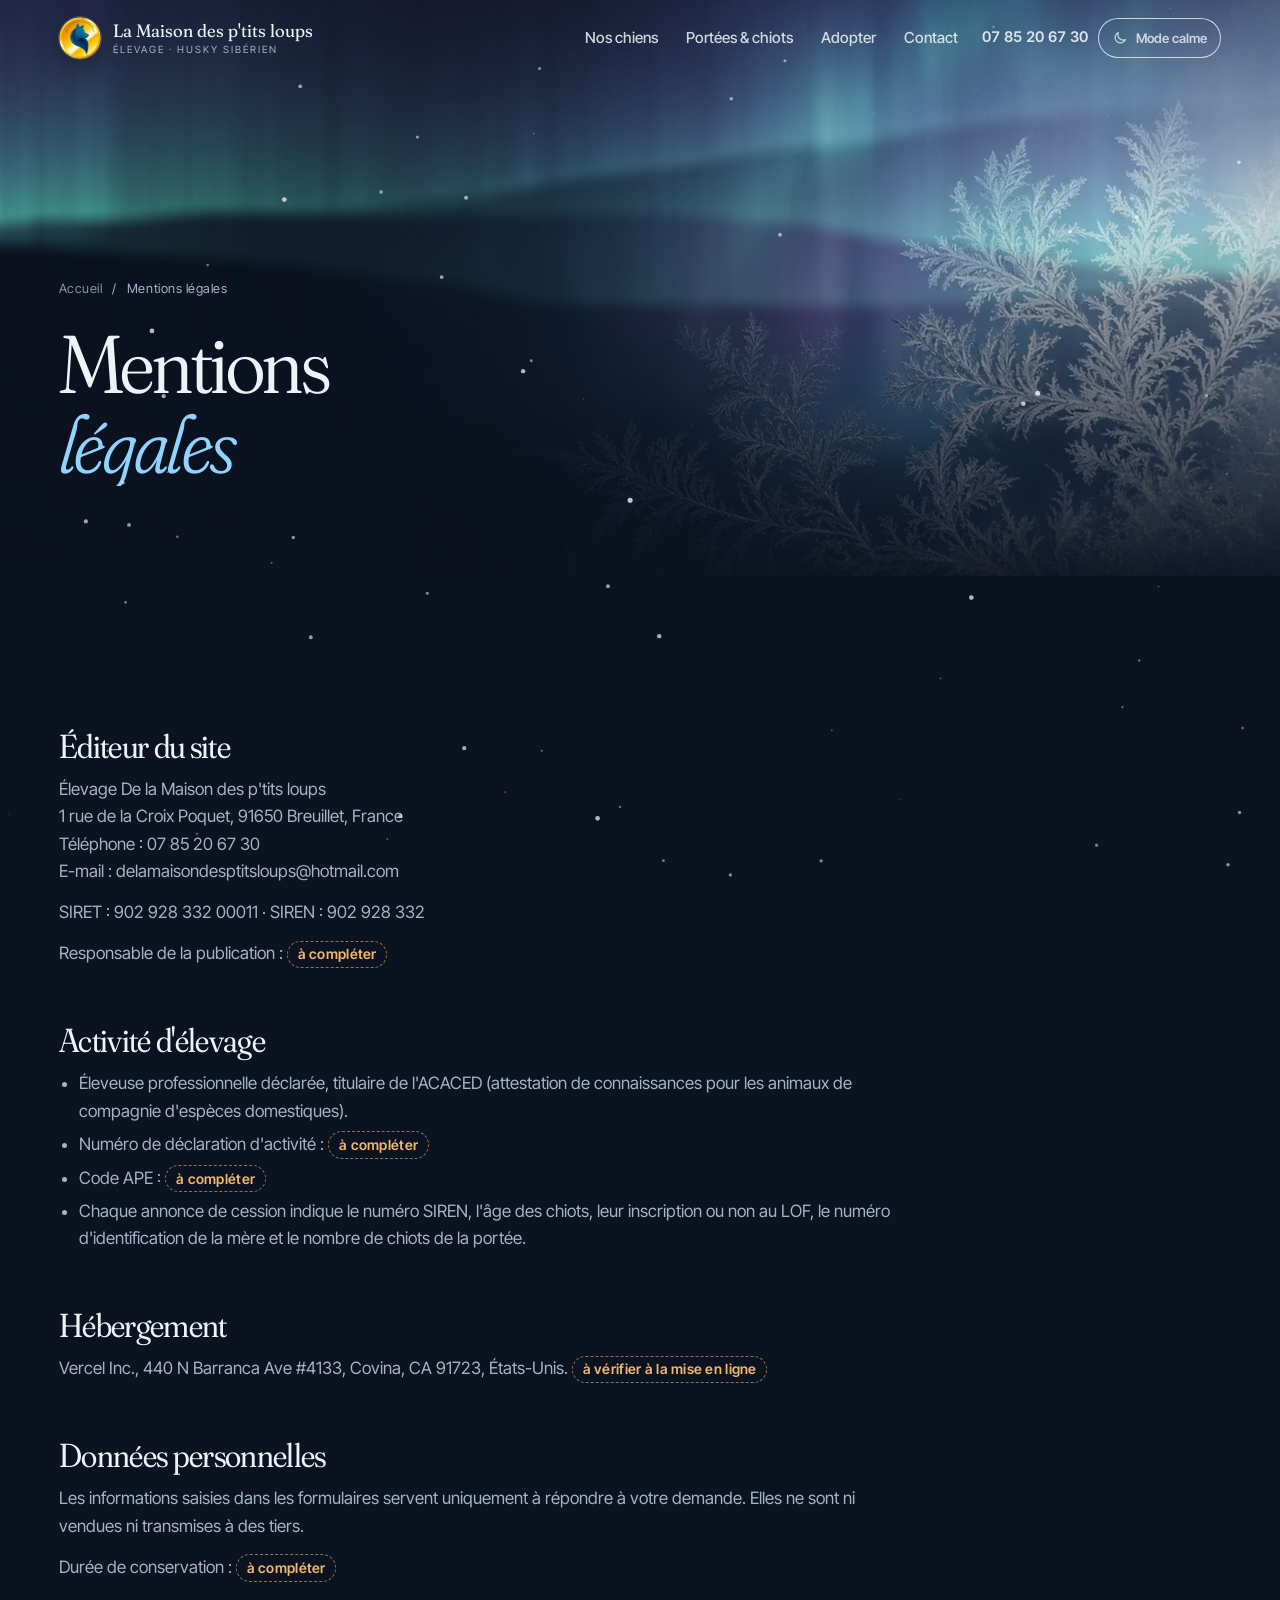
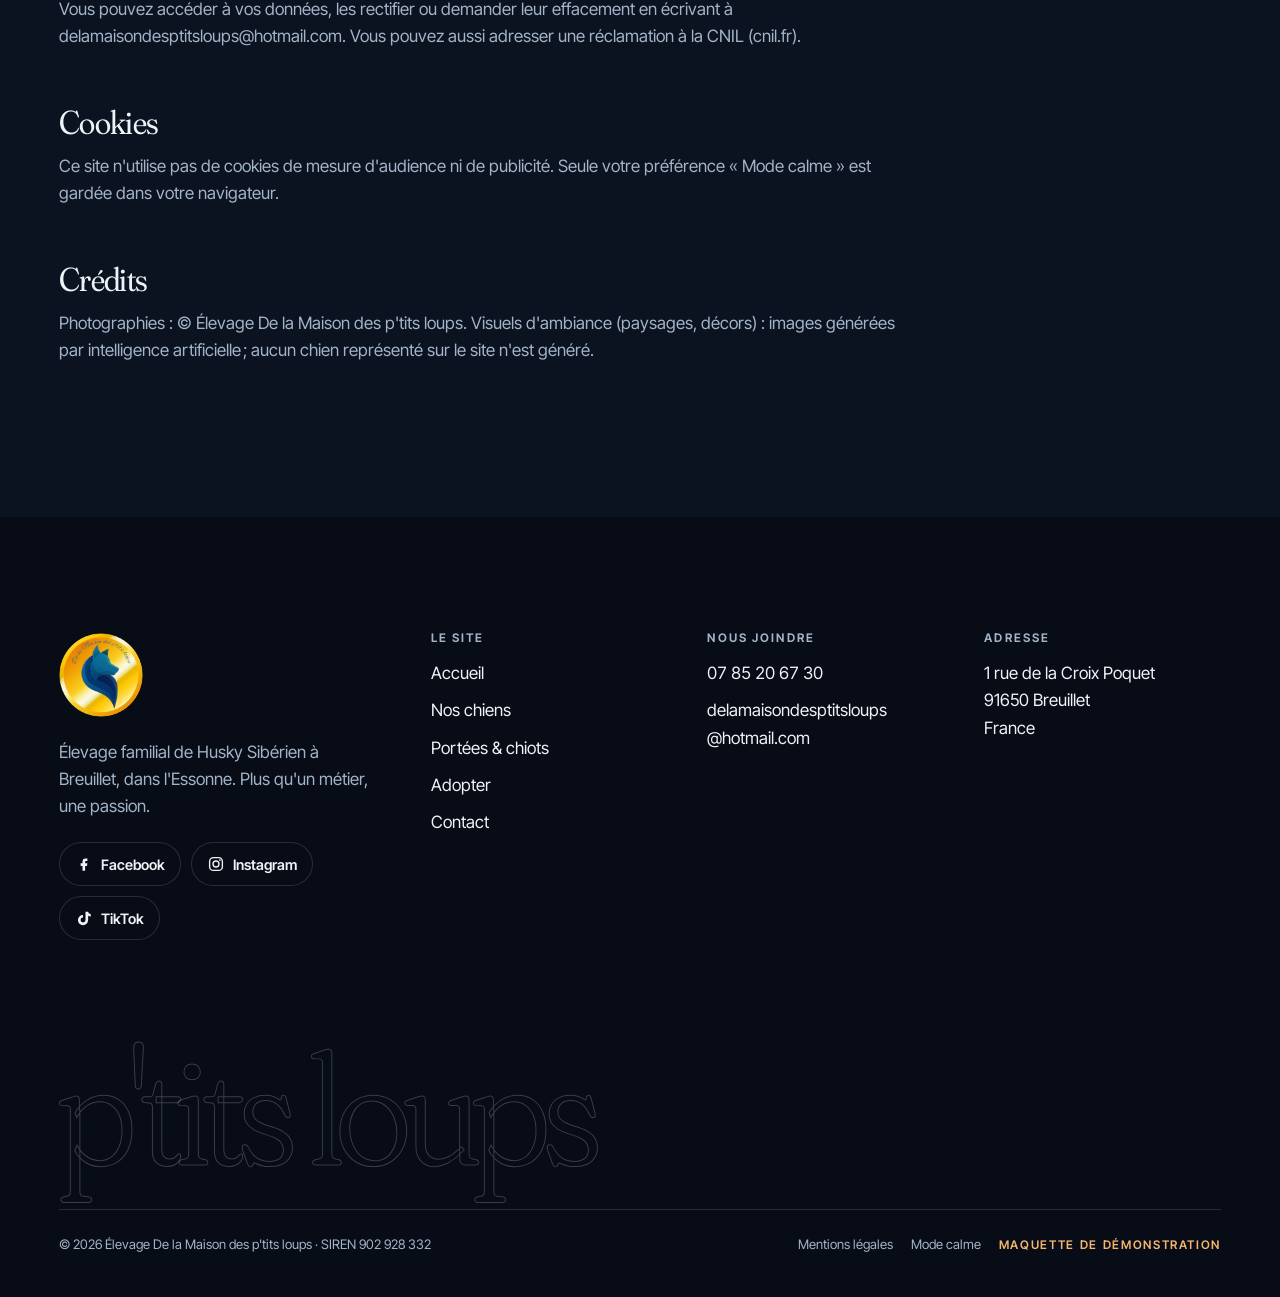
<file: mentions-legales.html>
<!doctype html>
<html lang="fr" class="no-js">
<head>
<meta charset="utf-8">
<title>Mentions légales · La Maison des p'tits loups</title>
<meta name="claude:viewport-fit-sides" content="cover">
<meta name="viewport" content="width=device-width, initial-scale=1, viewport-fit=cover">
<meta name="description" content="Mentions légales de l'élevage De la Maison des p'tits loups.">
<meta name="theme-color" content="#0B1220">
<meta property="og:title" content="Mentions légales · La Maison des p'tits loups">
<meta property="og:description" content="Mentions légales de l'élevage De la Maison des p'tits loups.">
<meta property="og:type" content="website">
<meta property="og:locale" content="fr_FR">
<meta property="og:image" content="https://maison-ptits-loups-maquette.vercel.app/assets/img/ui/partage.jpg">
<meta property="og:image:width" content="1200">
<meta property="og:image:height" content="630">
<meta name="twitter:card" content="summary_large_image">
<meta name="robots" content="noindex">
<link rel="icon" href="assets/img/ui/favicon-48.png" type="image/png">
<link rel="apple-touch-icon" href="assets/img/ui/apple-touch-icon.png">
<link rel="preload" href="assets/fonts/fraunces-var.woff2" as="font" type="font/woff2" crossorigin>
<link rel="preload" href="assets/fonts/intertight-var.woff2" as="font" type="font/woff2" crossorigin>
<link rel="stylesheet" href="assets/css/main.css">
<link rel="modulepreload" href="assets/js/main.js">
<link rel="modulepreload" href="assets/js/core.js">
<link rel="modulepreload" href="assets/vendor/lenis/lenis.js">
<link rel="modulepreload" href="assets/js/fx/snow.js">
<link rel="modulepreload" href="assets/js/fx/frost.js">
<link rel="modulepreload" href="assets/vendor/lenis/animate.js">
<link rel="modulepreload" href="assets/vendor/lenis/dimensions.js">
<link rel="modulepreload" href="assets/vendor/lenis/emitter.js">
<link rel="modulepreload" href="assets/vendor/lenis/maths.js">
<link rel="modulepreload" href="assets/vendor/lenis/virtual-scroll.js">
<link rel="modulepreload" href="assets/vendor/lenis/debounce.js">
<script>(function(){var d=document.documentElement,v=null,ss=null;d.classList.remove('no-js');d.classList.add('js');try{v=localStorage.getItem('ptits-loups-calme')}catch(e){}try{ss=sessionStorage}catch(e){}var calm=v==='1'||(v!=='0'&&matchMedia('(prefers-reduced-motion: reduce)').matches);if(calm){d.classList.add('is-calm');return}var tr=false;try{tr=!!ss&&ss.getItem('ptits-loups-transition')==='1'}catch(e){}if(tr)d.classList.add('from-transition');else if(false){var seen=false;try{seen=!!ss&&ss.getItem('ptits-loups-intro')==='1'}catch(e){}if(!seen)d.classList.add('play-intro')}})();</script>
</head>
<body data-page="mentions">
<a class="skip" href="#contenu">Aller au contenu</a>
<svg width="0" height="0" style="position:absolute" aria-hidden="true">
<symbol id="i-arrow" viewBox="0 0 24 24"><path d="M4 12h15M13 5.5 19.5 12 13 18.5" fill="none" stroke="currentColor" stroke-width="1.8" stroke-linecap="round" stroke-linejoin="round"/></symbol>
<symbol id="i-phone" viewBox="0 0 24 24"><path d="M6.6 3.5h2.6l1.5 4.2-2 1.5a12 12 0 0 0 6.1 6.1l1.5-2 4.2 1.5v2.6a2 2 0 0 1-2.2 2A16.5 16.5 0 0 1 4.6 5.7a2 2 0 0 1 2-2.2Z" fill="none" stroke="currentColor" stroke-width="1.7" stroke-linejoin="round"/></symbol>
<symbol id="i-mail" viewBox="0 0 24 24"><rect x="3" y="5.5" width="18" height="13" rx="2.5" fill="none" stroke="currentColor" stroke-width="1.7"/><path d="m4 7 8 6 8-6" fill="none" stroke="currentColor" stroke-width="1.7" stroke-linejoin="round"/></symbol>
<symbol id="i-pin" viewBox="0 0 24 24"><path d="M12 21s-6.5-6-6.5-11a6.5 6.5 0 0 1 13 0c0 5-6.5 11-6.5 11Z" fill="none" stroke="currentColor" stroke-width="1.7"/><circle cx="12" cy="10" r="2.4" fill="none" stroke="currentColor" stroke-width="1.7"/></symbol>
<symbol id="i-copy" viewBox="0 0 24 24"><rect x="8" y="8" width="12" height="12" rx="2.5" fill="none" stroke="currentColor" stroke-width="1.8"/><path d="M16 8V6a2 2 0 0 0-2-2H6a2 2 0 0 0-2 2v8a2 2 0 0 0 2 2h2" fill="none" stroke="currentColor" stroke-width="1.8"/></symbol>
<symbol id="i-calm" viewBox="0 0 24 24"><path d="M20 14.5A8 8 0 0 1 9.5 4a8 8 0 1 0 10.5 10.5Z" fill="none" stroke="currentColor" stroke-width="1.8" stroke-linejoin="round"/></symbol>
<symbol id="i-close" viewBox="0 0 24 24"><path d="M6 6l12 12M18 6 6 18" fill="none" stroke="currentColor" stroke-width="1.8" stroke-linecap="round"/></symbol>
<symbol id="i-zoom" viewBox="0 0 24 24"><circle cx="11" cy="11" r="6.5" fill="none" stroke="currentColor" stroke-width="1.8"/><path d="m16 16 4 4M11 8v6M8 11h6" fill="none" stroke="currentColor" stroke-width="1.8" stroke-linecap="round"/></symbol>
<symbol id="i-check" viewBox="0 0 24 24"><circle cx="12" cy="12" r="10" fill="none" stroke="currentColor" stroke-width="1.5"/><path d="m7.5 12.5 3 3 6-7" fill="none" stroke="currentColor" stroke-width="1.8" stroke-linecap="round" stroke-linejoin="round"/></symbol>
<symbol id="i-fb" viewBox="0 0 24 24"><path d="M14 8h2.5V4.5H14A4 4 0 0 0 10 8.5V11H7.5v3.5H10V21h3.5v-6.5H16l.5-3.5h-3V9a1 1 0 0 1 1-1Z" fill="currentColor"/></symbol>
<symbol id="i-ig" viewBox="0 0 24 24"><rect x="3.5" y="3.5" width="17" height="17" rx="5" fill="none" stroke="currentColor" stroke-width="1.8"/><circle cx="12" cy="12" r="4" fill="none" stroke="currentColor" stroke-width="1.8"/><circle cx="17.3" cy="6.7" r="1.2" fill="currentColor"/></symbol>
<symbol id="i-tt" viewBox="0 0 24 24"><path d="M14 3.5v11.2a3.3 3.3 0 1 1-3.3-3.3V8a6.8 6.8 0 1 0 6.8 6.8V9a6.4 6.4 0 0 0 3.5 1V6.6A3.6 3.6 0 0 1 17.5 3.5Z" fill="currentColor"/></symbol>
<symbol id="i-paw" viewBox="-12 -12 24 24"><ellipse cx="0" cy="3.4" rx="5.2" ry="4.4" fill="currentColor"/><ellipse cx="-6.4" cy="-2.6" rx="2" ry="2.5" transform="rotate(-20 -6.4 -2.6)" fill="currentColor"/><ellipse cx="-2.3" cy="-6.8" rx="2.1" ry="2.7" transform="rotate(-6 -2.3 -6.8)" fill="currentColor"/><ellipse cx="2.3" cy="-6.8" rx="2.1" ry="2.7" transform="rotate(6 2.3 -6.8)" fill="currentColor"/><ellipse cx="6.4" cy="-2.6" rx="2" ry="2.5" transform="rotate(20 6.4 -2.6)" fill="currentColor"/></symbol>
<symbol id="i-cross" viewBox="0 0 48 48"><path d="M24 4v40M4 24h40M10 10l28 28M38 10 10 38" fill="none" stroke="currentColor" stroke-width="1.2" stroke-linecap="round" opacity=".5"/><circle cx="24" cy="24" r="5" fill="none" stroke="currentColor" stroke-width="1.6"/></symbol>
</svg>
<header class="header" data-header>
  <div class="wrap header__inner">
    <a class="brand" href="index.html" aria-label="La Maison des p'tits loups, accueil">
      <img src="assets/img/photos/logo-medaille-128.webp" width="42" height="42" alt="">
      <span class="brand__name">La Maison des p'tits loups<small>Élevage · Husky Sibérien</small></span>
    </a>
    <nav class="nav" aria-label="Navigation principale"><a href="chiens.html">Nos chiens</a><a href="portees.html">Portées & chiots</a><a href="adopter.html">Adopter</a><a href="contact.html">Contact</a></nav>
    <div class="header__tools">
      <a class="header__phone" href="tel:+33785206730">07 85 20 67 30</a>
      <button class="calm-btn" type="button" data-calm-toggle aria-pressed="false" title="Réduire les animations"><svg aria-hidden="true" focusable="false"><use href="#i-calm"></use></svg><span class="calm-btn__text">Mode calme</span></button>
      <button class="burger" type="button" data-burger aria-expanded="false" aria-controls="menu" aria-label="Ouvrir le menu"><span></span><span></span></button>
    </div>
  </div>
</header>
<div class="menu" id="menu" data-menu aria-hidden="true" data-lenis-prevent>
  <div class="aurora-slot" data-aurora-slot></div>
  <div class="wrap">
    <nav class="menu__links" aria-label="Menu"><a href="index.html">Accueil</a><a href="chiens.html">Nos chiens</a><a href="portees.html">Portées & chiots</a><a href="adopter.html">Adopter</a><a href="contact.html">Contact</a></nav>
    <div class="menu__foot"><a href="tel:+33785206730" class="big-contact">07 85 20 67 30</a><span>1 rue de la Croix Poquet, 91650 Breuillet</span></div>
  </div>
</div>
<main id="contenu">
<section class="phero" data-aurora data-tone="dark" style="min-height:min(64svh,640px)" aria-labelledby="titre-mentions">
  <div class="bg"><picture><img src="assets/img/grok/mentions-ouverture-givre-16x9-1280.webp" srcset="assets/img/grok/mentions-ouverture-givre-16x9-1280.webp 1280w, assets/img/grok/mentions-ouverture-givre-16x9.webp 1920w" sizes="100vw" width="1920" height="1289" alt="" loading="eager" fetchpriority="high" decoding="async" data-grok="mentions-ouverture-givre-16x9"></picture></div>
  <div class="aurora-slot" data-aurora-slot></div>
  <div class="wrap"><div class="phero__text">
    <nav class="crumbs" aria-label="Fil d'Ariane"><a href="index.html">Accueil</a><span aria-hidden="true">/</span><span>Mentions légales</span></nav>
    <h1 class="phero__title" id="titre-mentions" data-hero-title><span class="line">Mentions</span> <span class="line"><em>légales</em></span></h1>
  </div></div>
</section>
<section class="section" data-tone="dark">
  <div class="wrap">
    <div class="legal-page">
      <section><h2>Éditeur du site</h2><p>Élevage De la Maison des p'tits loups<br>1 rue de la Croix Poquet, 91650 Breuillet, France<br>Téléphone : 07 85 20 67 30<br>E-mail : delamaisondesptitsloups@hotmail.com</p><p>SIRET : 902 928 332 00011 · SIREN : 902 928 332</p><p>Responsable de la publication : <span class="todo">à compléter</span></p></section>
      <section><h2>Activité d'élevage</h2><ul><li>Éleveuse professionnelle déclarée, titulaire de l'ACACED (attestation de connaissances pour les animaux de compagnie d'espèces domestiques).</li><li>Numéro de déclaration d'activité : <span class="todo">à compléter</span></li><li>Code APE : <span class="todo">à compléter</span></li><li>Chaque annonce de cession indique le numéro SIREN, l'âge des chiots, leur inscription ou non au LOF, le numéro d'identification de la mère et le nombre de chiots de la portée.</li></ul></section>
      <section><h2>Hébergement</h2><p>Vercel Inc., 440 N Barranca Ave #4133, Covina, CA 91723, États-Unis. <span class="todo">à vérifier à la mise en ligne</span></p></section>
      <section id="donnees"><h2>Données personnelles</h2><p>Les informations saisies dans les formulaires servent uniquement à répondre à votre demande. Elles ne sont ni vendues ni transmises à des tiers.</p><p>Durée de conservation : <span class="todo">à compléter</span></p><p>Vous pouvez accéder à vos données, les rectifier ou demander leur effacement en écrivant à delamaisondesptitsloups@hotmail.com. Vous pouvez aussi adresser une réclamation à la CNIL (cnil.fr).</p></section>
      <section><h2>Cookies</h2><p>Ce site n'utilise pas de cookies de mesure d'audience ni de publicité. Seule votre préférence « Mode calme » est gardée dans votre navigateur.</p></section>
      <section><h2>Crédits</h2><p>Photographies : © Élevage De la Maison des p'tits loups. Visuels d'ambiance (paysages, décors) : images générées par intelligence artificielle ; aucun chien représenté sur le site n'est généré.</p></section>
    </div>
  </div>
</section>
</main>
<footer class="footer" data-tone="dark">
  <div class="wrap">
    <div class="footer__grid">
      <div class="footer__brand">
        <img src="assets/img/photos/logo-medaille-256.webp" width="84" height="84" alt="Logo de l'élevage De la Maison des p'tits loups">
        <p>Élevage familial de Husky Sibérien à Breuillet, dans l'Essonne. Plus qu'un métier, une passion.</p>
        <div class="socials">
          <a href="https://www.facebook.com/LaMaisondesptitsloups1/" target="_blank" rel="noopener"><svg aria-hidden="true" focusable="false"><use href="#i-fb"></use></svg>Facebook</a>
          <a href="https://instagram.com/la_maison_des_ptits_loups" target="_blank" rel="noopener"><svg aria-hidden="true" focusable="false"><use href="#i-ig"></use></svg>Instagram</a>
          <a href="https://www.tiktok.com/@lamaisondesptitsloups" target="_blank" rel="noopener"><svg aria-hidden="true" focusable="false"><use href="#i-tt"></use></svg>TikTok</a>
        </div>
      </div>
      <div><h3>Le site</h3><ul><li><a class="link" href="index.html">Accueil</a></li><li><a class="link" href="chiens.html">Nos chiens</a></li><li><a class="link" href="portees.html">Portées &amp; chiots</a></li><li><a class="link" href="adopter.html">Adopter</a></li><li><a class="link" href="contact.html">Contact</a></li></ul></div>
      <div><h3>Nous joindre</h3><ul><li><a class="link tabnum" href="tel:+33785206730">07 85 20 67 30</a></li><li><a class="link" href="mailto:delamaisondesptitsloups@hotmail.com" >delamaisondesptitsloups<wbr>@hotmail.com</a></li></ul></div>
      <div><h3>Adresse</h3><address>1 rue de la Croix Poquet<br>91650 Breuillet<br>France</address></div>
    </div>
    <div class="footer__giant" aria-hidden="true" data-giant>p'tits loups</div>
    <div class="footer__bottom">
      <span>© <span data-year>2026</span> Élevage De la Maison des p'tits loups · SIREN 902 928 332</span>
      <div class="row"><a class="link" href="mentions-legales.html">Mentions légales</a><button class="link" type="button" data-calm-toggle aria-pressed="false">Mode calme</button><span class="demo-tag">Maquette de démonstration</span></div>
    </div>
  </div>
</footer>
<nav class="actionbar" data-actionbar aria-label="Actions rapides">
  <a href="tel:+33785206730"><svg aria-hidden="true" focusable="false"><use href="#i-phone"></use></svg>Appeler</a>
  <a href="contact.html#ecrire"><svg aria-hidden="true" focusable="false"><use href="#i-mail"></use></svg>Écrire</a>
  <a href="portees.html"><svg aria-hidden="true" focusable="false"><use href="#i-paw"></use></svg>Chiots</a>
</nav>
<canvas class="snow" data-snow aria-hidden="true"></canvas>
<div class="cursor" data-cursor aria-hidden="true"><div class="cursor__ring"><span class="cursor__label">Essuyer</span></div><div class="cursor__dot"></div></div>
<div class="curtain" data-curtain aria-hidden="true"><div class="curtain__panel"><div class="curtain__frost"></div><img class="curtain__logo" src="assets/img/photos/logo-medaille-128.webp" alt=""></div></div>
<script src="assets/vendor/gsap/gsap.min.js"></script>
<script src="assets/vendor/gsap/ScrollTrigger.min.js"></script>
<script src="assets/vendor/gsap/SplitText.min.js"></script>
<script type="module" src="assets/js/main.js"></script>
<noscript><style>.intro{display:none}</style></noscript>
</body>
</html>
</file>
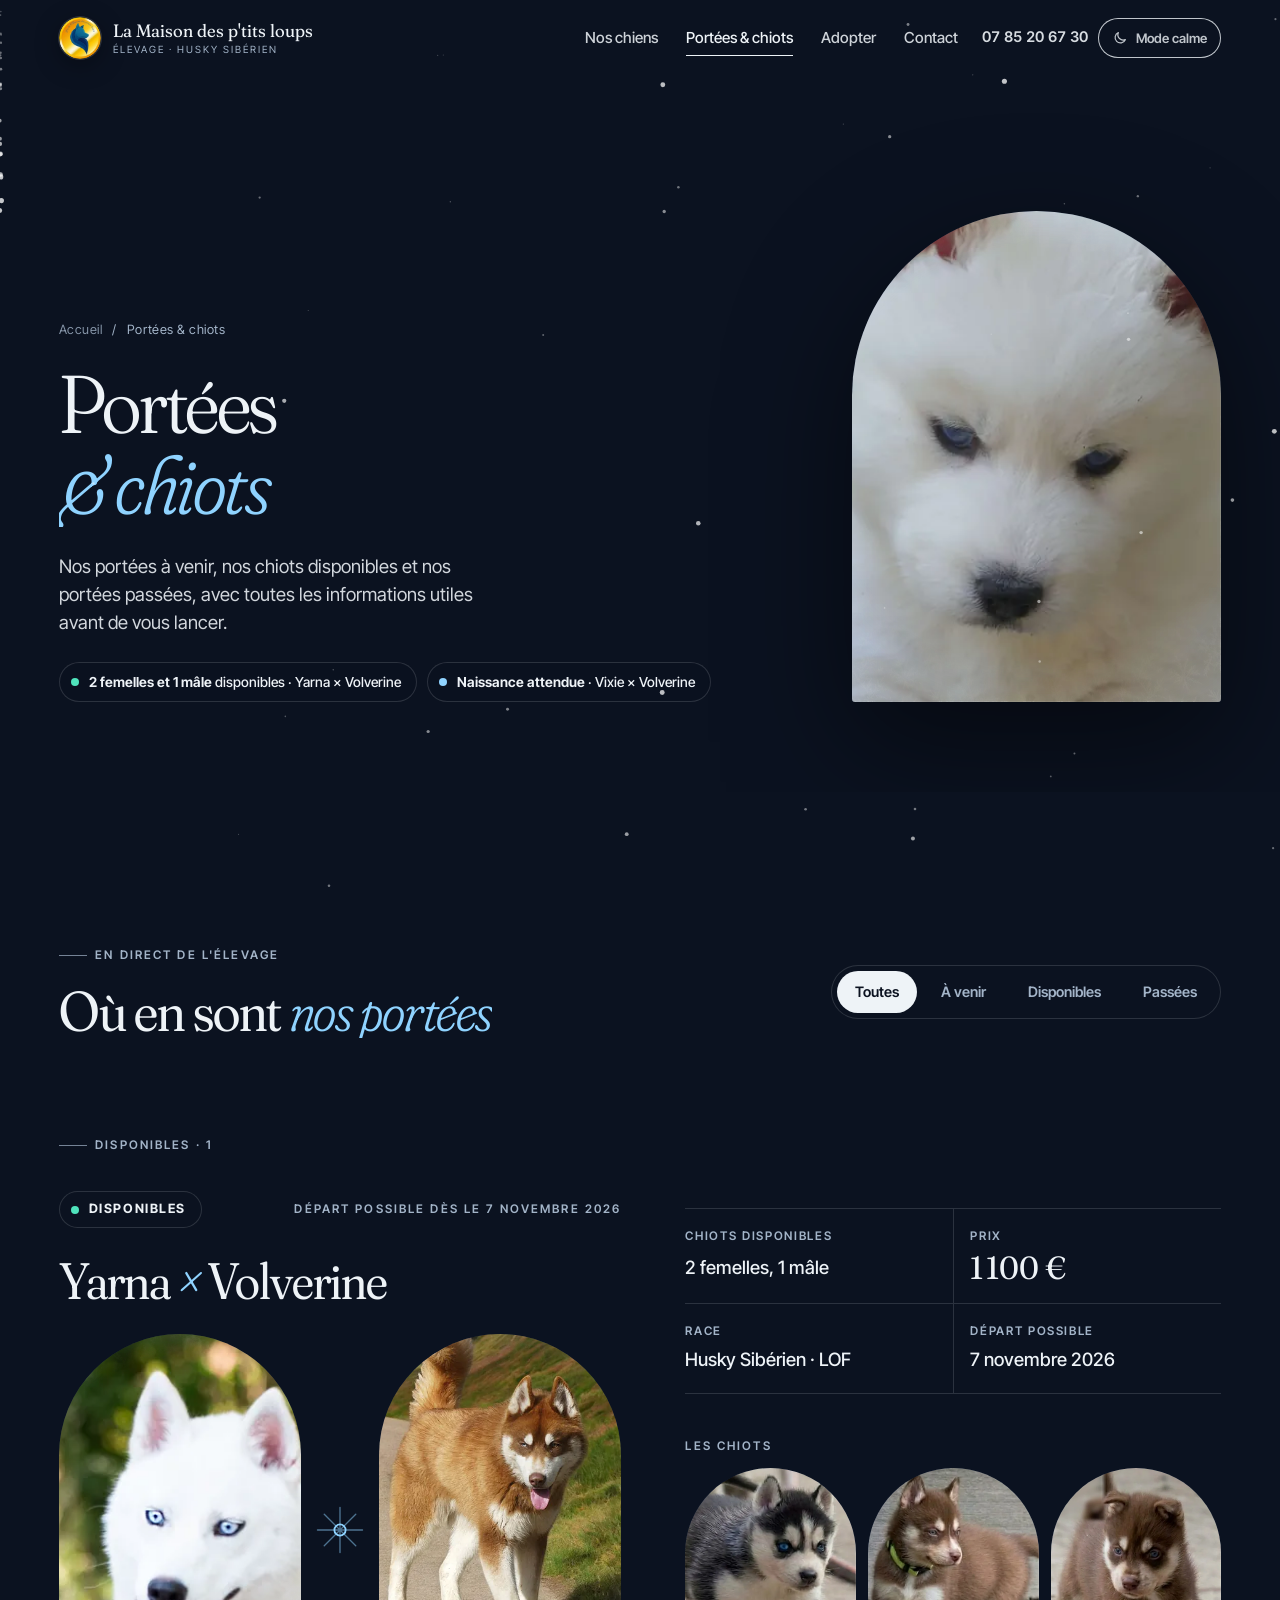
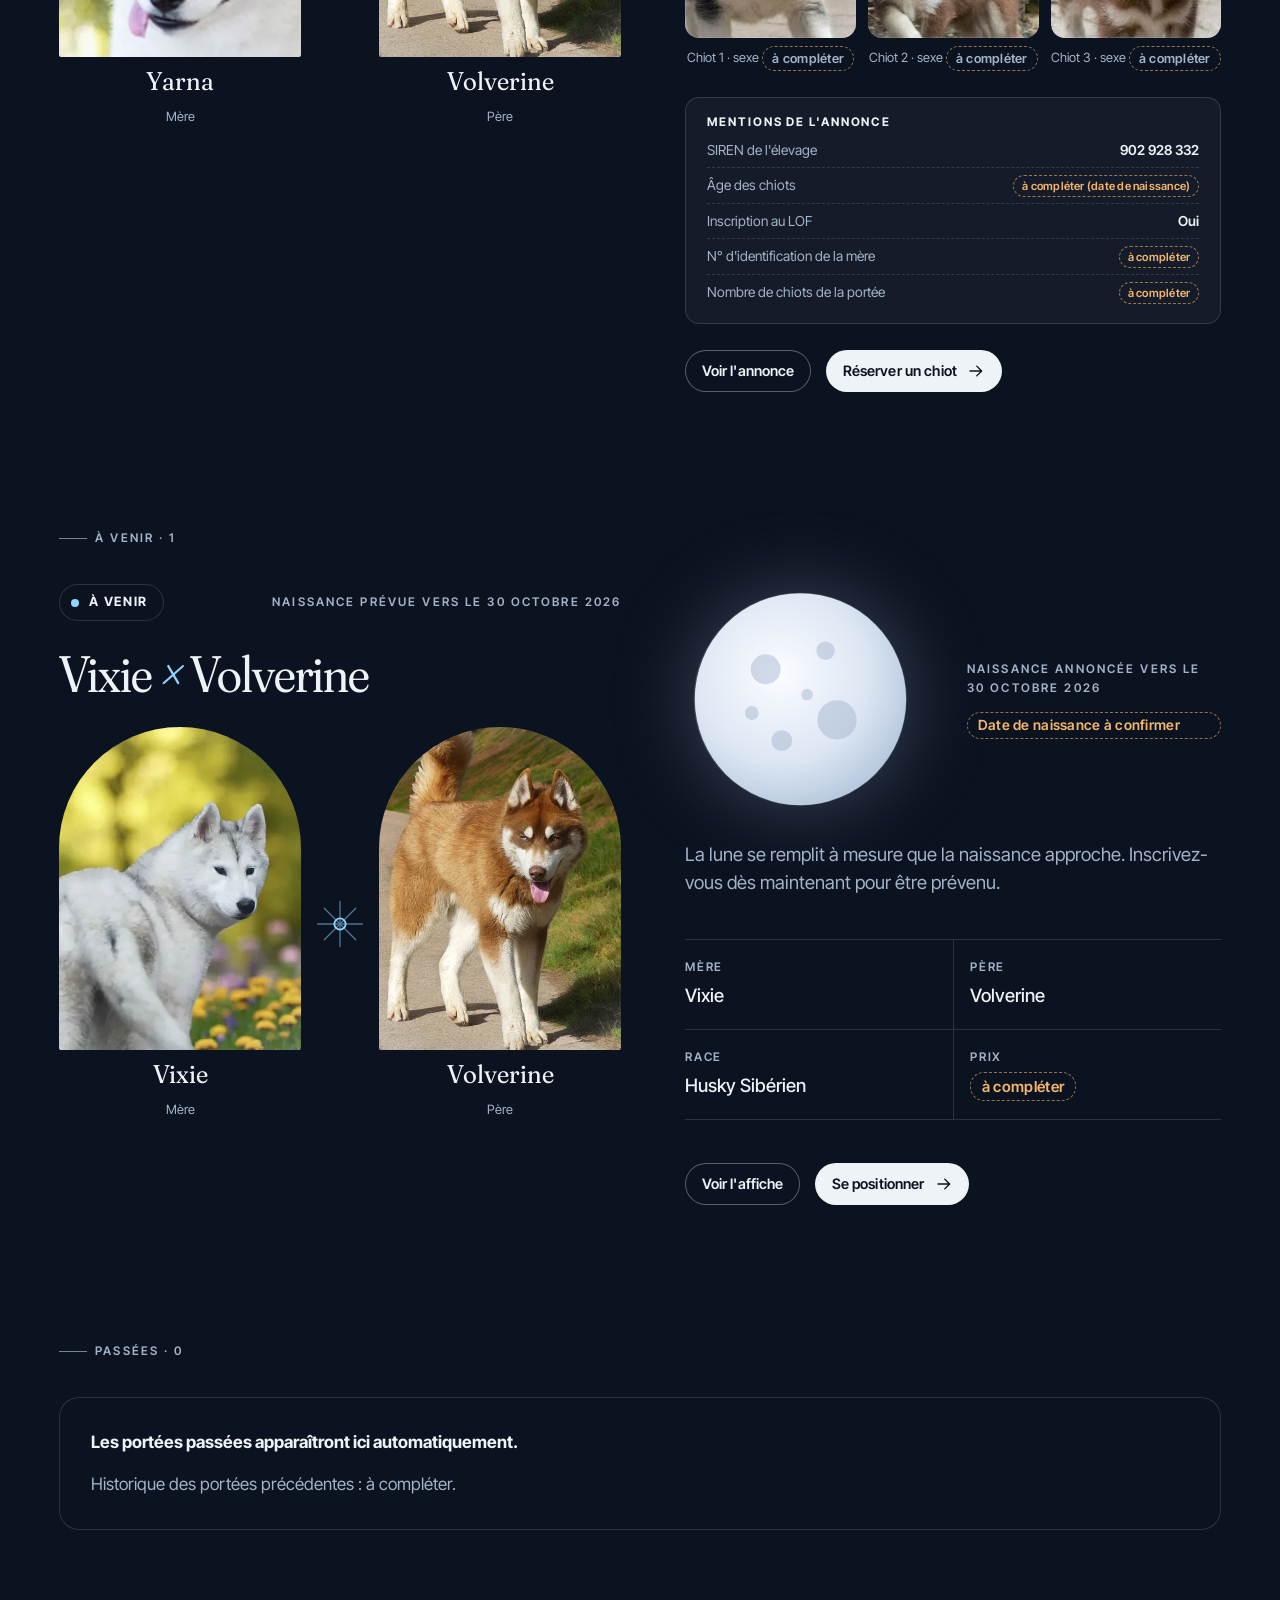
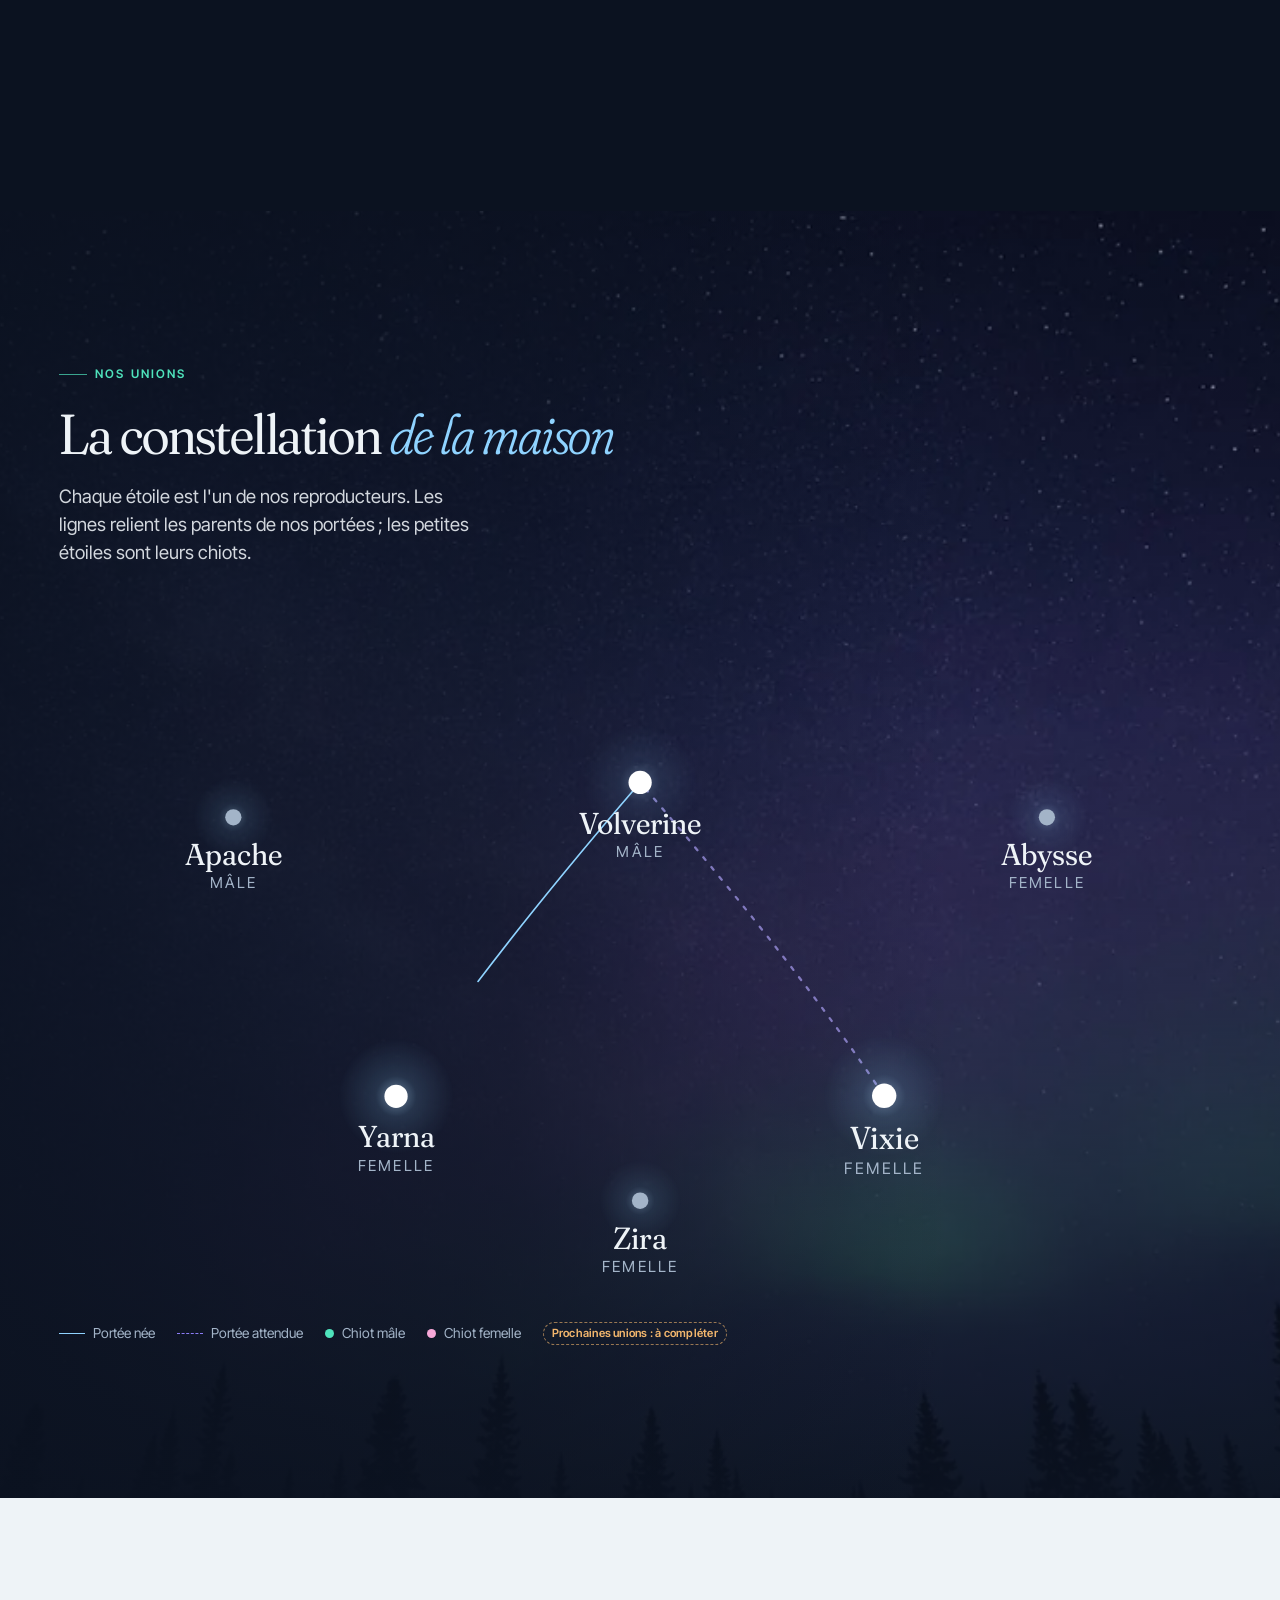
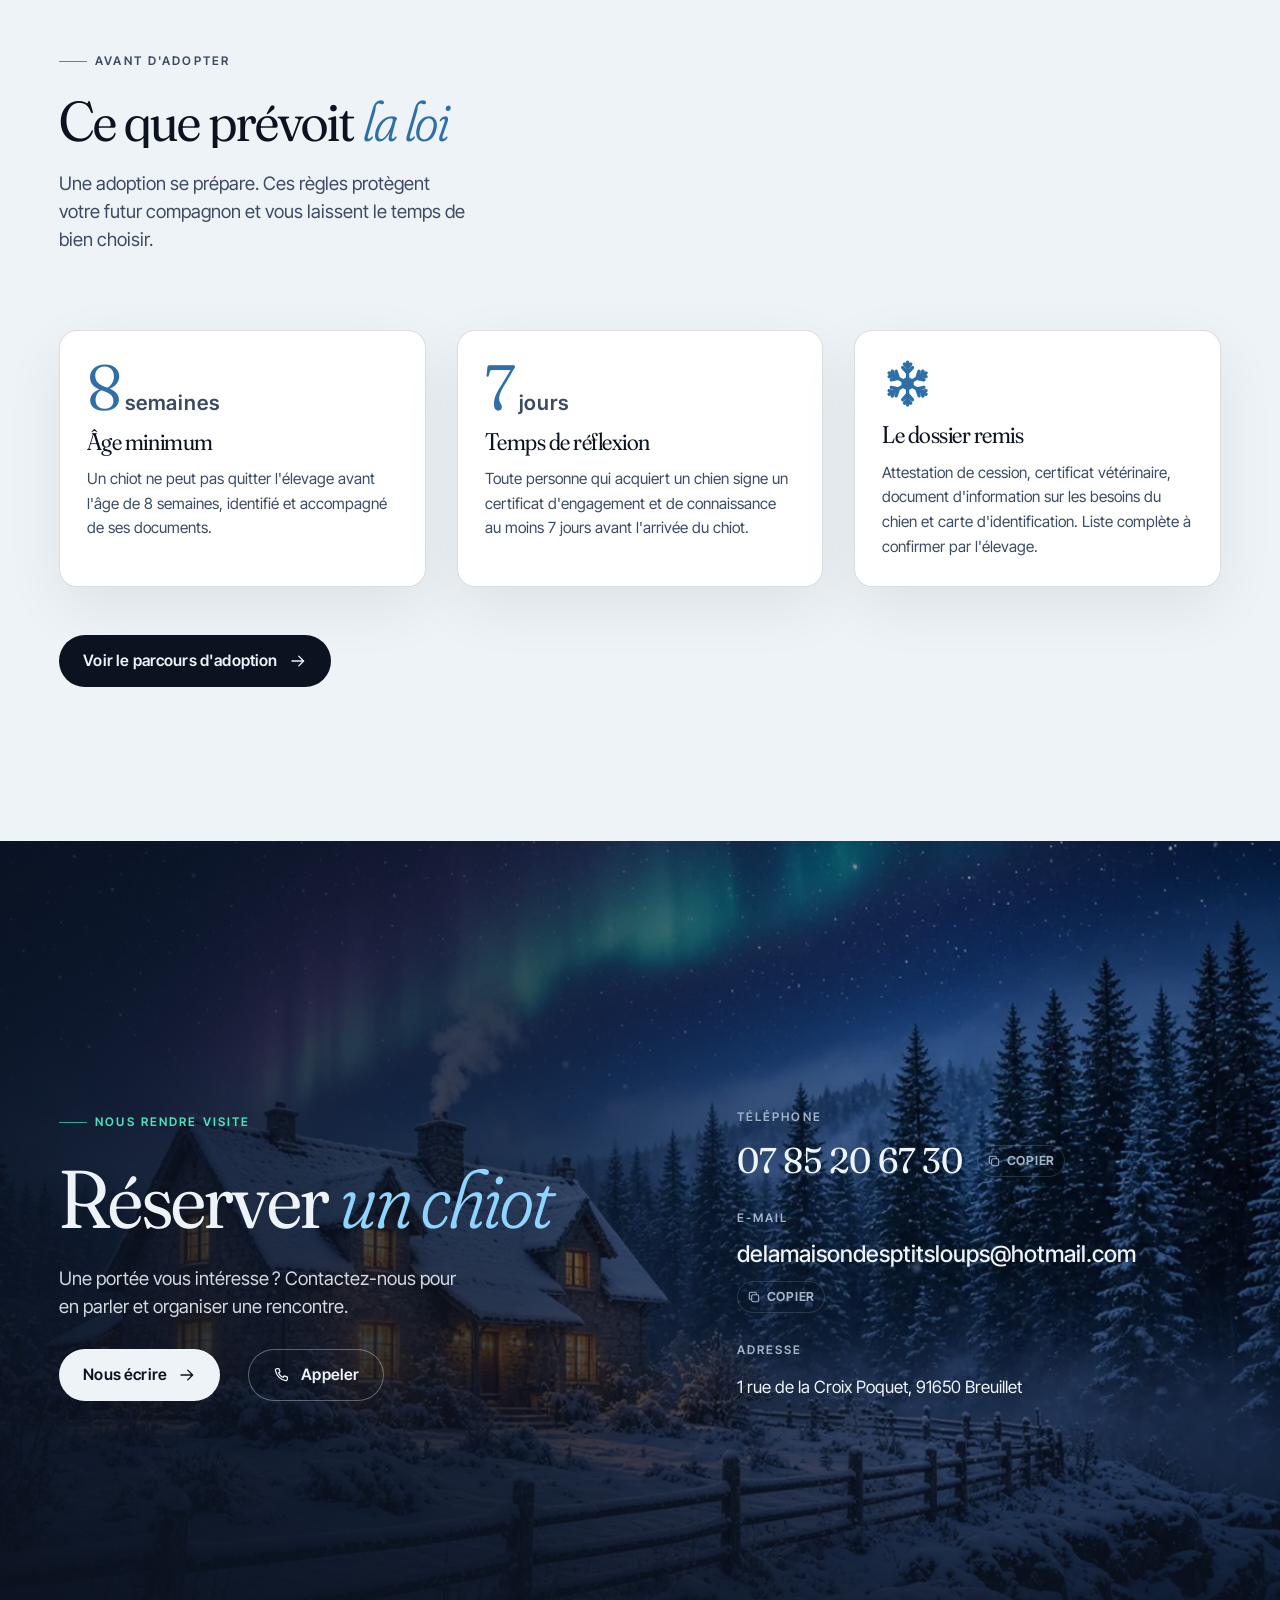
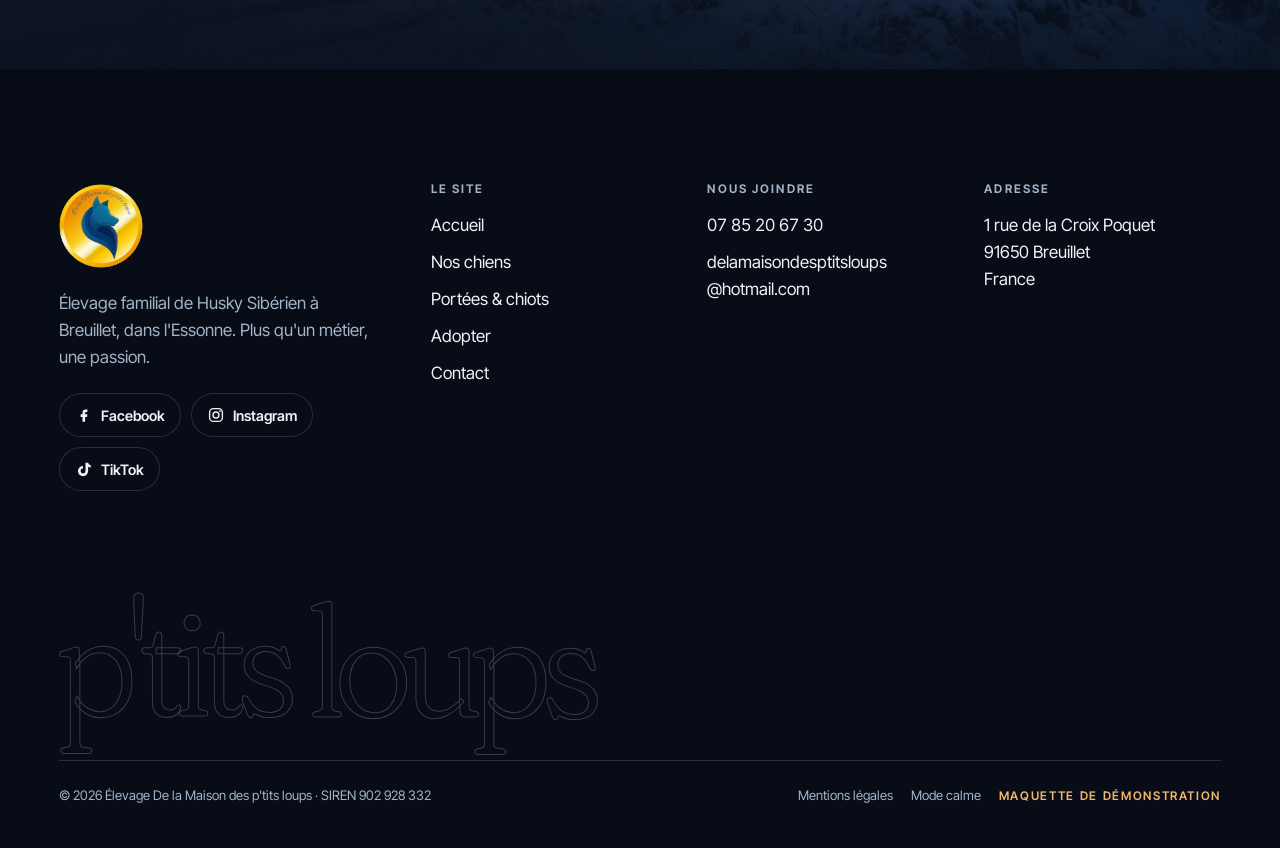
<file: portees.html>
<!doctype html>
<html lang="fr" class="no-js">
<head>
<meta charset="utf-8">
<title>Portées & chiots · La Maison des p'tits loups</title>
<meta name="claude:viewport-fit-sides" content="cover">
<meta name="viewport" content="width=device-width, initial-scale=1, viewport-fit=cover">
<meta name="description" content="Chiots Husky Sibérien disponibles et portées à venir à Breuillet (Essonne).">
<meta name="theme-color" content="#0B1220">
<meta property="og:title" content="Portées & chiots · La Maison des p'tits loups">
<meta property="og:description" content="Chiots Husky Sibérien disponibles et portées à venir à Breuillet (Essonne).">
<meta property="og:type" content="website">
<meta property="og:locale" content="fr_FR">
<meta property="og:image" content="https://maison-ptits-loups-maquette.vercel.app/assets/img/ui/partage.jpg">
<meta property="og:image:width" content="1200">
<meta property="og:image:height" content="630">
<meta name="twitter:card" content="summary_large_image">
<meta name="robots" content="noindex">
<link rel="icon" href="assets/img/ui/favicon-48.png" type="image/png">
<link rel="apple-touch-icon" href="assets/img/ui/apple-touch-icon.png">
<link rel="preload" href="assets/fonts/fraunces-var.woff2" as="font" type="font/woff2" crossorigin>
<link rel="preload" href="assets/fonts/intertight-var.woff2" as="font" type="font/woff2" crossorigin>
<link rel="stylesheet" href="assets/css/main.css">
<link rel="modulepreload" href="assets/js/main.js">
<link rel="modulepreload" href="assets/js/pages/portees.js">
<link rel="modulepreload" href="assets/js/core.js">
<link rel="modulepreload" href="assets/js/data.js">
<link rel="modulepreload" href="assets/js/render.js">
<link rel="modulepreload" href="assets/js/fx/moon.js">
<link rel="modulepreload" href="assets/js/fx/constellation.js">
<link rel="modulepreload" href="assets/vendor/lenis/lenis.js">
<link rel="modulepreload" href="assets/js/fx/snow.js">
<link rel="modulepreload" href="assets/js/fx/frost.js">
<link rel="modulepreload" href="assets/js/fx/crystal.js">
<link rel="modulepreload" href="assets/vendor/lenis/animate.js">
<link rel="modulepreload" href="assets/vendor/lenis/dimensions.js">
<link rel="modulepreload" href="assets/vendor/lenis/emitter.js">
<link rel="modulepreload" href="assets/vendor/lenis/maths.js">
<link rel="modulepreload" href="assets/vendor/lenis/virtual-scroll.js">
<link rel="modulepreload" href="assets/vendor/lenis/debounce.js">
<script>(function(){var d=document.documentElement,v=null,ss=null;d.classList.remove('no-js');d.classList.add('js');try{v=localStorage.getItem('ptits-loups-calme')}catch(e){}try{ss=sessionStorage}catch(e){}var calm=v==='1'||(v!=='0'&&matchMedia('(prefers-reduced-motion: reduce)').matches);if(calm){d.classList.add('is-calm');return}var tr=false;try{tr=!!ss&&ss.getItem('ptits-loups-transition')==='1'}catch(e){}if(tr)d.classList.add('from-transition');else if(false){var seen=false;try{seen=!!ss&&ss.getItem('ptits-loups-intro')==='1'}catch(e){}if(!seen)d.classList.add('play-intro')}})();</script>
</head>
<body data-page="portees">
<a class="skip" href="#contenu">Aller au contenu</a>
<svg width="0" height="0" style="position:absolute" aria-hidden="true">
<symbol id="i-arrow" viewBox="0 0 24 24"><path d="M4 12h15M13 5.5 19.5 12 13 18.5" fill="none" stroke="currentColor" stroke-width="1.8" stroke-linecap="round" stroke-linejoin="round"/></symbol>
<symbol id="i-phone" viewBox="0 0 24 24"><path d="M6.6 3.5h2.6l1.5 4.2-2 1.5a12 12 0 0 0 6.1 6.1l1.5-2 4.2 1.5v2.6a2 2 0 0 1-2.2 2A16.5 16.5 0 0 1 4.6 5.7a2 2 0 0 1 2-2.2Z" fill="none" stroke="currentColor" stroke-width="1.7" stroke-linejoin="round"/></symbol>
<symbol id="i-mail" viewBox="0 0 24 24"><rect x="3" y="5.5" width="18" height="13" rx="2.5" fill="none" stroke="currentColor" stroke-width="1.7"/><path d="m4 7 8 6 8-6" fill="none" stroke="currentColor" stroke-width="1.7" stroke-linejoin="round"/></symbol>
<symbol id="i-pin" viewBox="0 0 24 24"><path d="M12 21s-6.5-6-6.5-11a6.5 6.5 0 0 1 13 0c0 5-6.5 11-6.5 11Z" fill="none" stroke="currentColor" stroke-width="1.7"/><circle cx="12" cy="10" r="2.4" fill="none" stroke="currentColor" stroke-width="1.7"/></symbol>
<symbol id="i-copy" viewBox="0 0 24 24"><rect x="8" y="8" width="12" height="12" rx="2.5" fill="none" stroke="currentColor" stroke-width="1.8"/><path d="M16 8V6a2 2 0 0 0-2-2H6a2 2 0 0 0-2 2v8a2 2 0 0 0 2 2h2" fill="none" stroke="currentColor" stroke-width="1.8"/></symbol>
<symbol id="i-calm" viewBox="0 0 24 24"><path d="M20 14.5A8 8 0 0 1 9.5 4a8 8 0 1 0 10.5 10.5Z" fill="none" stroke="currentColor" stroke-width="1.8" stroke-linejoin="round"/></symbol>
<symbol id="i-close" viewBox="0 0 24 24"><path d="M6 6l12 12M18 6 6 18" fill="none" stroke="currentColor" stroke-width="1.8" stroke-linecap="round"/></symbol>
<symbol id="i-zoom" viewBox="0 0 24 24"><circle cx="11" cy="11" r="6.5" fill="none" stroke="currentColor" stroke-width="1.8"/><path d="m16 16 4 4M11 8v6M8 11h6" fill="none" stroke="currentColor" stroke-width="1.8" stroke-linecap="round"/></symbol>
<symbol id="i-check" viewBox="0 0 24 24"><circle cx="12" cy="12" r="10" fill="none" stroke="currentColor" stroke-width="1.5"/><path d="m7.5 12.5 3 3 6-7" fill="none" stroke="currentColor" stroke-width="1.8" stroke-linecap="round" stroke-linejoin="round"/></symbol>
<symbol id="i-fb" viewBox="0 0 24 24"><path d="M14 8h2.5V4.5H14A4 4 0 0 0 10 8.5V11H7.5v3.5H10V21h3.5v-6.5H16l.5-3.5h-3V9a1 1 0 0 1 1-1Z" fill="currentColor"/></symbol>
<symbol id="i-ig" viewBox="0 0 24 24"><rect x="3.5" y="3.5" width="17" height="17" rx="5" fill="none" stroke="currentColor" stroke-width="1.8"/><circle cx="12" cy="12" r="4" fill="none" stroke="currentColor" stroke-width="1.8"/><circle cx="17.3" cy="6.7" r="1.2" fill="currentColor"/></symbol>
<symbol id="i-tt" viewBox="0 0 24 24"><path d="M14 3.5v11.2a3.3 3.3 0 1 1-3.3-3.3V8a6.8 6.8 0 1 0 6.8 6.8V9a6.4 6.4 0 0 0 3.5 1V6.6A3.6 3.6 0 0 1 17.5 3.5Z" fill="currentColor"/></symbol>
<symbol id="i-paw" viewBox="-12 -12 24 24"><ellipse cx="0" cy="3.4" rx="5.2" ry="4.4" fill="currentColor"/><ellipse cx="-6.4" cy="-2.6" rx="2" ry="2.5" transform="rotate(-20 -6.4 -2.6)" fill="currentColor"/><ellipse cx="-2.3" cy="-6.8" rx="2.1" ry="2.7" transform="rotate(-6 -2.3 -6.8)" fill="currentColor"/><ellipse cx="2.3" cy="-6.8" rx="2.1" ry="2.7" transform="rotate(6 2.3 -6.8)" fill="currentColor"/><ellipse cx="6.4" cy="-2.6" rx="2" ry="2.5" transform="rotate(20 6.4 -2.6)" fill="currentColor"/></symbol>
<symbol id="i-cross" viewBox="0 0 48 48"><path d="M24 4v40M4 24h40M10 10l28 28M38 10 10 38" fill="none" stroke="currentColor" stroke-width="1.2" stroke-linecap="round" opacity=".5"/><circle cx="24" cy="24" r="5" fill="none" stroke="currentColor" stroke-width="1.6"/></symbol>
</svg>
<header class="header" data-header>
  <div class="wrap header__inner">
    <a class="brand" href="index.html" aria-label="La Maison des p'tits loups, accueil">
      <img src="assets/img/photos/logo-medaille-128.webp" width="42" height="42" alt="">
      <span class="brand__name">La Maison des p'tits loups<small>Élevage · Husky Sibérien</small></span>
    </a>
    <nav class="nav" aria-label="Navigation principale"><a href="chiens.html">Nos chiens</a><a href="portees.html" aria-current="page">Portées & chiots</a><a href="adopter.html">Adopter</a><a href="contact.html">Contact</a></nav>
    <div class="header__tools">
      <a class="header__phone" href="tel:+33785206730">07 85 20 67 30</a>
      <button class="calm-btn" type="button" data-calm-toggle aria-pressed="false" title="Réduire les animations"><svg aria-hidden="true" focusable="false"><use href="#i-calm"></use></svg><span class="calm-btn__text">Mode calme</span></button>
      <button class="burger" type="button" data-burger aria-expanded="false" aria-controls="menu" aria-label="Ouvrir le menu"><span></span><span></span></button>
    </div>
  </div>
</header>
<div class="menu" id="menu" data-menu aria-hidden="true" data-lenis-prevent>
  <div class="aurora-slot" data-aurora-slot></div>
  <div class="wrap">
    <nav class="menu__links" aria-label="Menu"><a href="index.html">Accueil</a><a href="chiens.html">Nos chiens</a><a href="portees.html" aria-current="page">Portées & chiots</a><a href="adopter.html">Adopter</a><a href="contact.html">Contact</a></nav>
    <div class="menu__foot"><a href="tel:+33785206730" class="big-contact">07 85 20 67 30</a><span>1 rue de la Croix Poquet, 91650 Breuillet</span></div>
  </div>
</div>
<main id="contenu">
<section class="phero" data-aurora data-tone="dark" aria-labelledby="titre-portees">
  <div class="bg" data-parallax-bg><picture><source media="(max-width: 700px) and (orientation: portrait)" srcset="assets/img/grok/portees-ouverture-laine-9x16-720.webp 720w, assets/img/grok/portees-ouverture-laine-9x16.webp 1080w" sizes="100vw"><img src="assets/img/grok/portees-ouverture-laine-16x9-1280.webp" srcset="assets/img/grok/portees-ouverture-laine-16x9-1280.webp 1280w, assets/img/grok/portees-ouverture-laine-16x9.webp 1920w" sizes="100vw" width="1920" height="1289" alt="" loading="eager" fetchpriority="high" decoding="async" data-grok="portees-ouverture-laine-16x9"></picture></div>
  <div class="aurora-slot" data-aurora-slot></div>
  <div class="wrap"><div class="phero__grid">
    <div class="phero__text">
      <nav class="crumbs" aria-label="Fil d'Ariane"><a href="index.html">Accueil</a><span aria-hidden="true">/</span><span>Portées &amp; chiots</span></nav>
      <h1 class="phero__title" id="titre-portees" data-hero-title><span class="line">Portées</span> <span class="line"><em>&amp; chiots</em></span></h1>
      <p class="lead" data-hero-fade>Nos portées à venir, nos chiots disponibles et nos portées passées, avec toutes les informations utiles avant de vous lancer.</p>
      <div class="hero__chips" data-hero-fade data-litter-chips></div>
    </div>
    <figure class="phero__media media media--arch" data-frost data-frost-mode="edges"><img src="assets/img/photos/chiot-blanc-1280.webp" srcset="assets/img/photos/chiot-blanc-640.webp 640w, assets/img/photos/chiot-blanc-1280.webp 1280w, assets/img/photos/chiot-blanc-1920.webp 1920w" sizes="(max-width: 900px) 80vw, 30vw" width="3000" height="2250" alt="Chiot husky blanc aux yeux bleus en gros plan" loading="eager" fetchpriority="high" decoding="async" style="object-position:40% 40%"></figure>
  </div></div>
</section>

<section class="section" id="liste" data-tone="dark">
  <div class="wrap">
    <div class="litter-head" style="margin-bottom:clamp(48px,7vw,96px)">
      <div class="stack" style="--gap:18px"><p class="label eyebrow">En direct de l'élevage</p><h2 class="h2" data-split>Où en sont <em>nos portées</em></h2></div>
      <div class="filters" role="group" aria-label="Filtrer les portées"><button type="button" aria-pressed="true" data-lfilter="tous">Toutes</button><button type="button" aria-pressed="false" data-lfilter="a-venir">À venir</button><button type="button" aria-pressed="false" data-lfilter="disponible">Disponibles</button><button type="button" aria-pressed="false" data-lfilter="passee">Passées</button></div>
    </div>
    <div data-litters></div>
  </div>
</section>

<section class="section sky" id="unions" data-aurora data-tone="dark">
  <div class="bg"><picture><img src="assets/img/grok/portees-unions-ciel-16x9-1280.webp" srcset="assets/img/grok/portees-unions-ciel-16x9-1280.webp 1280w, assets/img/grok/portees-unions-ciel-16x9.webp 1920w" sizes="100vw" width="1920" height="1289" alt="" loading="lazy" decoding="async" data-grok="portees-unions-ciel-16x9"></picture></div>
  <div class="aurora-slot" data-aurora-slot></div>
  <div class="wrap">
    <div class="section-head">
      <p class="label eyebrow label--aurora">Nos unions</p>
      <h2 class="h2" data-split>La constellation <em>de la maison</em></h2>
      <p class="lead">Chaque étoile est l'un de nos reproducteurs. Les lignes relient les parents de nos portées ; les petites étoiles sont leurs chiots.</p>
    </div>
    <div class="sky__wrap" style="position:relative" data-sky></div>
    <div class="sky__legend"><span><i></i>Portée née</span><span><i class="future"></i>Portée attendue</span><span><em></em>Chiot mâle</span><span><em class="f"></em>Chiot femelle</span><span class="todo">Prochaines unions : à compléter</span></div>
  </div>
</section>

<section class="section tone-light" id="avant-d-adopter" data-tone="light">
  <div class="wrap">
    <div class="section-head">
      <p class="label eyebrow">Avant d'adopter</p>
      <h2 class="h2" data-split>Ce que prévoit <em>la loi</em></h2>
      <p class="lead">Une adoption se prépare. Ces règles protègent votre futur compagnon et vous laissent le temps de bien choisir.</p>
    </div>
    <div class="rules"><article class="rule" data-reveal><span class="rule__big">8<small>semaines</small></span><h3>Âge minimum</h3><p>Un chiot ne peut pas quitter l'élevage avant l'âge de 8 semaines, identifié et accompagné de ses documents.</p></article><article class="rule" data-reveal><span class="rule__big">7<small>jours</small></span><h3>Temps de réflexion</h3><p>Toute personne qui acquiert un chien signe un certificat d'engagement et de connaissance au moins 7 jours avant l'arrivée du chiot.</p></article><article class="rule" data-reveal><span class="rule__big"><svg class="crystal" viewBox="0 0 24 24" aria-hidden="true"><path pathLength="1" d="M12 12L12.00 2.00M12.00 7.00L9.72 4.47M12.00 7.00L14.28 4.47M12.00 4.50L10.53 2.87M12.00 4.50L13.47 2.87"/><path pathLength="1" d="M12 12L20.66 7.00M16.33 9.50L17.38 6.27M16.33 9.50L19.66 10.21M18.50 8.25L19.18 6.16M18.50 8.25L20.65 8.71"/><path pathLength="1" d="M12 12L20.66 17.00M16.33 14.50L19.66 13.79M16.33 14.50L17.38 17.73M18.50 15.75L20.65 15.29M18.50 15.75L19.18 17.84"/><path pathLength="1" d="M12 12L12.00 22.00M12.00 17.00L14.28 19.53M12.00 17.00L9.72 19.53M12.00 19.50L13.47 21.13M12.00 19.50L10.53 21.13"/><path pathLength="1" d="M12 12L3.34 17.00M7.67 14.50L6.62 17.73M7.67 14.50L4.34 13.79M5.50 15.75L4.82 17.84M5.50 15.75L3.35 15.29"/><path pathLength="1" d="M12 12L3.34 7.00M7.67 9.50L4.34 10.21M7.67 9.50L6.62 6.27M5.50 8.25L3.35 8.71M5.50 8.25L4.82 6.16"/><path pathLength="1" d="M12 9.6L14.08 10.8L14.08 13.2L12 14.4L9.92 13.2L9.92 10.8Z"/></svg></span><h3>Le dossier remis</h3><p>Attestation de cession, certificat vétérinaire, document d'information sur les besoins du chien et carte d'identification. Liste complète à confirmer par l'élevage.</p></article></div>
    <div class="row" style="margin-top:48px"><a class="btn" data-magnetic href="adopter.html">Voir le parcours d'adoption<svg aria-hidden="true" focusable="false"><use href="#i-arrow"></use></svg></a></div>
  </div>
</section>

<section class="cta" data-aurora data-tone="dark">
  <div class="bg" data-parallax-bg><picture><img src="assets/img/grok/accueil-final-maison-16x9-1280.webp" srcset="assets/img/grok/accueil-final-maison-16x9-1280.webp 1280w, assets/img/grok/accueil-final-maison-16x9.webp 1920w" sizes="100vw" width="1920" height="1289" alt="" loading="lazy" decoding="async" data-grok="accueil-final-maison-16x9"></picture></div>
  <div class="aurora-slot" data-aurora-slot></div>
  <div class="wrap cta__grid">
    <div class="stack" style="--gap:28px">
      <p class="label eyebrow label--aurora">Nous rendre visite</p>
      <h2 class="cta__title" data-split>Réserver <em>un chiot</em></h2>
      <p class="lead">Une portée vous intéresse ? Contactez-nous pour en parler et organiser une rencontre.</p>
      <div class="row"><a class="btn" data-magnetic href="contact.html#ecrire">Nous écrire<svg aria-hidden="true" focusable="false"><use href="#i-arrow"></use></svg></a><a class="btn btn--ghost" data-magnetic href="tel:+33785206730"><svg aria-hidden="true" focusable="false"><use href="#i-phone"></use></svg>Appeler</a></div>
    </div>
    <div class="cta__contacts">
  <span class="label">Téléphone</span>
  <div class="row"><a class="big-contact" href="tel:+33785206730">07 85 20 67 30</a><button class="copy" type="button" data-copy="07 85 20 67 30" aria-label="Copier le numéro de téléphone"><svg aria-hidden="true" focusable="false"><use href="#i-copy"></use></svg>Copier</button></div>
  <span class="label" style="margin-top:14px">E-mail</span>
  <div class="row"><a class="big-contact big-contact--mail" href="mailto:delamaisondesptitsloups@hotmail.com">delamaisondesptitsloups<wbr>@hotmail.com</a><button class="copy" type="button" data-copy="delamaisondesptitsloups@hotmail.com" aria-label="Copier l'adresse e-mail"><svg aria-hidden="true" focusable="false"><use href="#i-copy"></use></svg>Copier</button></div>
  <span class="label" style="margin-top:14px">Adresse</span>
  <p>1 rue de la Croix Poquet, 91650 Breuillet</p>
</div>
  </div>
</section>

<dialog class="sheet" data-sheet aria-labelledby="sheet-title" data-lenis-prevent><div data-sheet-content></div></dialog>
</main>
<footer class="footer" data-tone="dark">
  <div class="wrap">
    <div class="footer__grid">
      <div class="footer__brand">
        <img src="assets/img/photos/logo-medaille-256.webp" width="84" height="84" alt="Logo de l'élevage De la Maison des p'tits loups">
        <p>Élevage familial de Husky Sibérien à Breuillet, dans l'Essonne. Plus qu'un métier, une passion.</p>
        <div class="socials">
          <a href="https://www.facebook.com/LaMaisondesptitsloups1/" target="_blank" rel="noopener"><svg aria-hidden="true" focusable="false"><use href="#i-fb"></use></svg>Facebook</a>
          <a href="https://instagram.com/la_maison_des_ptits_loups" target="_blank" rel="noopener"><svg aria-hidden="true" focusable="false"><use href="#i-ig"></use></svg>Instagram</a>
          <a href="https://www.tiktok.com/@lamaisondesptitsloups" target="_blank" rel="noopener"><svg aria-hidden="true" focusable="false"><use href="#i-tt"></use></svg>TikTok</a>
        </div>
      </div>
      <div><h3>Le site</h3><ul><li><a class="link" href="index.html">Accueil</a></li><li><a class="link" href="chiens.html">Nos chiens</a></li><li><a class="link" href="portees.html">Portées &amp; chiots</a></li><li><a class="link" href="adopter.html">Adopter</a></li><li><a class="link" href="contact.html">Contact</a></li></ul></div>
      <div><h3>Nous joindre</h3><ul><li><a class="link tabnum" href="tel:+33785206730">07 85 20 67 30</a></li><li><a class="link" href="mailto:delamaisondesptitsloups@hotmail.com" >delamaisondesptitsloups<wbr>@hotmail.com</a></li></ul></div>
      <div><h3>Adresse</h3><address>1 rue de la Croix Poquet<br>91650 Breuillet<br>France</address></div>
    </div>
    <div class="footer__giant" aria-hidden="true" data-giant>p'tits loups</div>
    <div class="footer__bottom">
      <span>© <span data-year>2026</span> Élevage De la Maison des p'tits loups · SIREN 902 928 332</span>
      <div class="row"><a class="link" href="mentions-legales.html">Mentions légales</a><button class="link" type="button" data-calm-toggle aria-pressed="false">Mode calme</button><span class="demo-tag">Maquette de démonstration</span></div>
    </div>
  </div>
</footer>
<nav class="actionbar" data-actionbar aria-label="Actions rapides">
  <a href="tel:+33785206730"><svg aria-hidden="true" focusable="false"><use href="#i-phone"></use></svg>Appeler</a>
  <a href="contact.html#ecrire"><svg aria-hidden="true" focusable="false"><use href="#i-mail"></use></svg>Écrire</a>
  <a href="portees.html"><svg aria-hidden="true" focusable="false"><use href="#i-paw"></use></svg>Chiots</a>
</nav>
<canvas class="snow" data-snow aria-hidden="true"></canvas>
<div class="cursor" data-cursor aria-hidden="true"><div class="cursor__ring"><span class="cursor__label">Essuyer</span></div><div class="cursor__dot"></div></div>
<div class="curtain" data-curtain aria-hidden="true"><div class="curtain__panel"><div class="curtain__frost"></div><img class="curtain__logo" src="assets/img/photos/logo-medaille-128.webp" alt=""></div></div>
<script src="assets/vendor/gsap/gsap.min.js"></script>
<script src="assets/vendor/gsap/ScrollTrigger.min.js"></script>
<script src="assets/vendor/gsap/SplitText.min.js"></script>
<script type="module" src="assets/js/main.js"></script>
<noscript><style>.intro{display:none}</style></noscript>
</body>
</html>
</file>
<file: assets/css/main.css>
/* =====================================================================
   NUIT POLAIRE — La Maison des p'tits loups
   Concept : un voyage vertical de la nuit (ouvertures) à l'aube (bandes
   glacier) ; les photos sont des fenêtres givrées en arche.
   ===================================================================== */

@font-face { font-family: "Fraunces"; src: url("../fonts/fraunces-var.woff2") format("woff2"); font-weight: 300 420; font-style: normal; font-display: swap; }
@font-face { font-family: "Fraunces"; src: url("../fonts/fraunces-italic-var.woff2") format("woff2"); font-weight: 280 400; font-style: italic; font-display: swap; }
@font-face { font-family: "Inter Tight"; src: url("../fonts/intertight-var.woff2") format("woff2"); font-weight: 100 900; font-style: normal; font-display: swap; }

:root {
  /* Couleurs */
  --night: #0B1220;
  --night-2: #0F1A2E;
  --night-3: #16243F;
  --glacier: #EEF3F7;
  --snow: #F8FAFC;
  --mist: #A3B4C8;
  --mist-2: #6F829A;
  --ice: #8FD3FF;
  --aurora-a: #4FE3BC;
  --aurora-b: #8B7CF6;
  --ember: #F2B66D;
  --ink: #0B1220;
  --ink-soft: #3C4B61;
  --line: rgba(238, 243, 247, .14);
  --line-dark: rgba(11, 18, 32, .14);
  /* Typographie */
  --f-display: "Fraunces", "Iowan Old Style", "Palatino Linotype", Georgia, serif;
  --f-body: "Inter Tight", "Helvetica Neue", Arial, system-ui, sans-serif;
  --t-hero: clamp(2.4rem, 7.6vw, 7.6rem);
  --t-h1: clamp(2.6rem, 6.4vw, 6.2rem);
  --t-h2: clamp(2.1rem, 4.4vw, 4.4rem);
  --t-h3: clamp(1.45rem, 2.1vw, 2rem);
  --t-lead: clamp(1.12rem, 1.45vw, 1.38rem);
  --t-body: 1.0625rem;
  --t-small: .9rem;
  --t-label: .74rem;
  /* Espaces */
  --gutter: clamp(16px, 4.6vw, 72px);
  --section: clamp(88px, 12vw, 184px);
  --radius: 18px;
  --arch: 999px 999px var(--radius) var(--radius);
  --ease: cubic-bezier(.2, .7, .1, 1);
  --header-h: 76px;
  color-scheme: dark;
}

*, *::before, *::after { box-sizing: border-box; }
html { -webkit-text-size-adjust: 100%; scroll-behavior: auto; }
html.lenis, html.lenis body { height: auto; }
.lenis.lenis-smooth { scroll-behavior: auto !important; }
.lenis.lenis-stopped { overflow: hidden; }
body {
  margin: 0; background: var(--night); color: var(--glacier);
  font-family: var(--f-body); font-size: var(--t-body); line-height: 1.6; font-weight: 400;
  -webkit-font-smoothing: antialiased; text-rendering: optimizeLegibility; overflow-x: hidden;
}
@supports (overflow: clip) { body { overflow-x: clip; } }
body::before { content: ""; position: fixed; inset: 0 0 auto; height: env(safe-area-inset-top, 0px); z-index: 90; background: var(--night); }
img, svg, canvas, video { display: block; max-width: 100%; }
figure { margin: 0; }
img { height: auto; }
a { color: inherit; text-decoration: none; }
button { font: inherit; color: inherit; background: none; border: 0; padding: 0; cursor: pointer; }
input, select, textarea { font: inherit; color: inherit; }
::selection { background: var(--aurora-a); color: var(--night); }
:focus-visible { outline: 2px solid var(--ice); outline-offset: 3px; border-radius: 4px; }
[hidden] { display: none !important; }
[id] { scroll-margin-top: calc(var(--header-h) + 16px); }
.sr-only { position: absolute !important; width: 1px; height: 1px; overflow: hidden; clip: rect(0 0 0 0); white-space: nowrap; }
.skip { position: fixed; left: 12px; top: -60px; z-index: 200; background: var(--glacier); color: var(--night); padding: 10px 16px; border-radius: 999px; font-weight: 600; transition: top .2s; }
.skip:focus { top: calc(12px + env(safe-area-inset-top, 0px)); }

/* ---------- Typographie ---------- */
h1, h2, h3, h4 { margin: 0; font-family: var(--f-display); font-weight: 380; line-height: .98; letter-spacing: -.02em; text-wrap: balance; font-variation-settings: "SOFT" 60, "WONK" 0, "opsz" 144; }
h1 em, h2 em, h3 em, .display em { font-style: italic; font-weight: 300; font-variation-settings: "SOFT" 100, "WONK" 1, "opsz" 144; color: var(--ice); }
.tone-light h1 em, .tone-light h2 em, .tone-light h3 em { color: #2E6FA8; }
p { margin: 0; text-wrap: pretty; }
.lead { font-size: var(--t-lead); line-height: 1.5; color: var(--mist); max-width: 38ch; }
.label { font-family: var(--f-body); font-size: var(--t-label); letter-spacing: .18em; text-transform: uppercase; font-weight: 600; color: var(--mist); }
.label--aurora { color: var(--aurora-a); }
.eyebrow { display: inline-flex; align-items: center; gap: .7em; }
.eyebrow::before { content: ""; width: 28px; height: 1px; background: currentColor; opacity: .7; }
.h2 { font-size: var(--t-h2); }
.h3 { font-size: var(--t-h3); line-height: 1.08; }
.prose { display: grid; gap: 1.1em; max-width: 62ch; color: var(--mist); }
.prose strong { color: var(--glacier); font-weight: 600; }
.todo { display: inline-flex; flex-wrap: wrap; align-items: center; gap: .4em; max-width: 100%; font-size: .82em; font-weight: 600; letter-spacing: .02em; color: var(--ember); border: 1px dashed rgba(242, 182, 109, .6); border-radius: 14px; padding: .1em .7em; white-space: normal; }
.tone-light .todo { color: #9A5B12; border-color: rgba(154, 91, 18, .5); }
.demo-tag { display: inline-flex; gap: .4em; align-items: center; font-size: var(--t-label); text-transform: uppercase; letter-spacing: .14em; font-weight: 600; color: var(--ember); }
.tabnum { font-variant-numeric: tabular-nums; }

/* ---------- Mise en page ---------- */
.wrap { width: 100%; max-width: 1680px; margin-inline: auto; padding-left: max(var(--gutter), env(safe-area-inset-left, 0px)); padding-right: max(var(--gutter), env(safe-area-inset-right, 0px)); }
.section { position: relative; padding-block: var(--section); }
.section > .wrap { position: relative; z-index: 2; }
.tone-light { background: var(--glacier); color: var(--ink); }
.tone-light .lead, .tone-light .prose, .tone-light .label { color: var(--ink-soft); }
.tone-light .prose strong { color: var(--ink); }
.grid-12 { display: grid; grid-template-columns: repeat(12, minmax(0, 1fr)); column-gap: clamp(16px, 2.2vw, 36px); }
.stack { display: grid; gap: var(--gap, 24px); }
.row { display: flex; flex-wrap: wrap; gap: var(--gap, 14px); align-items: center; }
.section-head { display: grid; gap: 22px; margin-bottom: clamp(40px, 6vw, 88px); max-width: 980px; }

/* ---------- Boutons ---------- */
.btn { --b-bg: var(--glacier); --b-fg: var(--night); position: relative; display: inline-flex; align-items: center; gap: .7em; min-height: 52px; padding: 0 1.55em; border-radius: 999px; background: var(--b-bg); color: var(--b-fg); font-weight: 600; font-size: .98rem; letter-spacing: .01em; isolation: isolate; transition: color .35s var(--ease), background-color .35s var(--ease), box-shadow .5s var(--ease); will-change: transform; }
.btn::after { content: ""; position: absolute; inset: -2px; border-radius: inherit; z-index: -1; background: conic-gradient(from var(--spin, 0deg), var(--aurora-a), var(--aurora-b), var(--ice), var(--aurora-a)); opacity: 0; filter: blur(10px); transition: opacity .5s var(--ease); }
.btn:hover::after, .btn:focus-visible::after { opacity: .75; animation: spin 3s linear infinite; }
@property --spin { syntax: "<angle>"; inherits: false; initial-value: 0deg; }
@keyframes spin { to { --spin: 360deg; } }
.btn svg { width: 18px; height: 18px; transition: transform .4s var(--ease); }
.btn:hover svg { transform: translateX(3px); }
.btn--ghost { --b-bg: transparent; --b-fg: var(--glacier); box-shadow: inset 0 0 0 1px rgba(238, 243, 247, .35); }
.btn--ghost:hover { --b-bg: rgba(238, 243, 247, .08); }
.tone-light .btn { --b-bg: var(--night); --b-fg: var(--glacier); }
.tone-light .btn--ghost { --b-bg: transparent; --b-fg: var(--ink); box-shadow: inset 0 0 0 1px rgba(11, 18, 32, .3); }
.btn--small { min-height: 42px; padding: 0 1.15em; font-size: .9rem; }
.link { background: linear-gradient(currentColor, currentColor) 0 100% / 0 1px no-repeat; transition: background-size .5s var(--ease); padding-bottom: 2px; }
.link:hover, .link:focus-visible { background-size: 100% 1px; }
.link--always { background-size: 100% 1px; }
.link--always:hover { background-size: 0 1px; background-position: 100% 100%; }

/* ---------- En-tête ---------- */
.header { position: fixed; top: env(safe-area-inset-top, 0px); left: 0; right: 0; z-index: 80; height: var(--header-h); display: flex; align-items: center; transition: transform .6s var(--ease), background-color .5s, color .4s; color: var(--glacier); }
.header::before { content: ""; position: absolute; inset: 0; background: rgba(11, 18, 32, .62); backdrop-filter: blur(14px) saturate(140%); -webkit-backdrop-filter: blur(14px) saturate(140%); opacity: 0; transition: opacity .5s; border-bottom: 1px solid var(--line); }
.header.is-scrolled::before { opacity: 1; }
.header.is-hidden { transform: translateY(-110%); }
.header:focus-within { transform: none; }
.header.on-light { color: var(--ink); }
.header.on-light::before { background: rgba(238, 243, 247, .78); border-color: var(--line-dark); }
.header__inner { position: relative; display: flex; align-items: center; gap: 24px; width: 100%; }
.brand { display: flex; align-items: center; gap: 12px; flex: none; }
.brand img { width: 42px; height: 42px; border-radius: 50%; box-shadow: 0 0 0 1px rgba(255, 255, 255, .15), 0 6px 24px rgba(0, 0, 0, .35); }
.brand__name { font-family: var(--f-display); font-size: 1.12rem; line-height: 1.05; font-variation-settings: "SOFT" 60, "opsz" 24; }
.brand__name small { display: block; font-family: var(--f-body); font-size: .62rem; letter-spacing: .2em; text-transform: uppercase; color: var(--mist); margin-top: 3px; }
.on-light .brand__name small { color: var(--ink-soft); }
.nav { display: flex; gap: clamp(16px, 2.2vw, 34px); margin-left: auto; }
.nav a { position: relative; font-size: .95rem; font-weight: 500; padding: 6px 0; opacity: .86; transition: opacity .3s; }
.nav a:hover, .nav a[aria-current="page"] { opacity: 1; }
.nav a::after { content: ""; position: absolute; left: 0; right: 0; bottom: 0; height: 1px; background: currentColor; transform: scaleX(0); transform-origin: right; transition: transform .5s var(--ease); }
.nav a:hover::after, .nav a[aria-current="page"]::after { transform: scaleX(1); transform-origin: left; }
.header__tools { display: flex; align-items: center; gap: 10px; }
.header__phone { font-variant-numeric: tabular-nums; font-weight: 600; font-size: .92rem; letter-spacing: .02em; opacity: .9; }
.calm-btn { display: inline-flex; align-items: center; gap: 8px; height: 40px; padding: 0 14px; border-radius: 999px; box-shadow: inset 0 0 0 1px currentColor; font-size: .82rem; font-weight: 600; opacity: .8; transition: opacity .3s, background-color .3s; }
.calm-btn:hover { opacity: 1; }
.calm-btn[aria-pressed="true"] { background: var(--aurora-a); color: var(--night); box-shadow: none; opacity: 1; }
.calm-btn svg { width: 16px; height: 16px; }
.burger { display: none; width: 46px; height: 46px; border-radius: 50%; box-shadow: inset 0 0 0 1px currentColor; position: relative; }
.burger span { position: absolute; left: 14px; right: 14px; height: 1.5px; background: currentColor; transition: transform .45s var(--ease), opacity .3s; }
.burger span:nth-child(1) { top: 18px; } .burger span:nth-child(2) { top: 26px; }
.menu-open .burger span:nth-child(1) { transform: translateY(4px) rotate(45deg); }
.menu-open .burger span:nth-child(2) { transform: translateY(-4px) rotate(-45deg); }

.menu { position: fixed; inset: 0; z-index: 70; background: var(--night); display: grid; align-content: center; padding-top: calc(var(--header-h) + env(safe-area-inset-top, 0px)); padding-bottom: calc(40px + env(safe-area-inset-bottom, 0px)); clip-path: circle(0% at calc(100% - 40px) 38px); transition: clip-path .8s var(--ease); visibility: hidden; overflow: auto; }
.menu-open .menu { clip-path: circle(150% at calc(100% - 40px) 38px); visibility: visible; }
.menu .aurora-slot { opacity: .9; }
.menu__links { position: relative; z-index: 2; display: grid; gap: 6px; }
.menu__links a { font-family: var(--f-display); font-size: clamp(2.4rem, 11vw, 4.2rem); line-height: 1.1; letter-spacing: -.02em; font-variation-settings: "SOFT" 80, "opsz" 144; }
.menu__links a[aria-current="page"] { font-style: italic; color: var(--ice); }
.menu__foot { position: relative; z-index: 2; margin-top: 40px; display: grid; gap: 8px; color: var(--mist); }

/* Barre d'actions téléphone */
.actionbar { position: fixed; z-index: 75; left: 0; right: 0; bottom: 0; display: none; gap: 8px; padding: 10px max(12px, env(safe-area-inset-right, 0px)) calc(10px + env(safe-area-inset-bottom, 0px)) max(12px, env(safe-area-inset-left, 0px)); background: rgba(11, 18, 32, .82); backdrop-filter: blur(14px); -webkit-backdrop-filter: blur(14px); border-top: 1px solid var(--line); transition: transform .5s var(--ease); }
.actionbar a { flex: 1; display: flex; align-items: center; justify-content: center; gap: 8px; min-height: 48px; border-radius: 999px; font-weight: 600; font-size: .92rem; box-shadow: inset 0 0 0 1px var(--line); }
.actionbar a:first-child { background: var(--glacier); color: var(--night); box-shadow: none; }
.actionbar svg { width: 18px; height: 18px; }
.actionbar.is-hidden { transform: translateY(110%); }

/* ---------- Canvases d'ambiance ---------- */
.snow { position: fixed; inset: 0; z-index: 60; pointer-events: none; width: 100%; height: 100%; }
.aurora-slot { position: absolute; inset: 0; z-index: 1; pointer-events: none; mix-blend-mode: screen; overflow: hidden; }
.aurora-slot canvas { width: 100% !important; height: 100% !important; }
.aurora-fallback { position: absolute; inset: -20% -10% 30%; background: radial-gradient(40% 50% at 30% 60%, rgba(79, 227, 188, .35), transparent 70%), radial-gradient(35% 45% at 70% 45%, rgba(139, 124, 246, .32), transparent 70%); filter: blur(30px); animation: aurora-drift 18s ease-in-out infinite alternate; }
@keyframes aurora-drift { to { transform: translate3d(6%, -4%, 0) scale(1.1); } }

/* ---------- Curseur ---------- */
.cursor { position: fixed; left: 0; top: 0; z-index: 120; pointer-events: none; mix-blend-mode: difference; opacity: 0; transition: opacity .3s; }
.cursor__dot, .cursor__ring { position: absolute; left: 0; top: 0; border-radius: 50%; transform: translate(-50%, -50%); }
.cursor__dot { width: 6px; height: 6px; background: #fff; }
.cursor__ring { width: 38px; height: 38px; border: 1px solid rgba(255, 255, 255, .7); transition: width .4s var(--ease), height .4s var(--ease), background-color .4s, border-color .4s; display: grid; place-items: center; }
.cursor__label { font-size: 10px; letter-spacing: .14em; text-transform: uppercase; font-weight: 700; color: #000; opacity: 0; transition: opacity .3s; white-space: nowrap; }
.cursor.is-link .cursor__ring { width: 64px; height: 64px; background: rgba(255, 255, 255, .12); }
.cursor.is-wipe { mix-blend-mode: normal; }
.cursor.is-wipe .cursor__ring { width: 104px; height: 104px; border-color: rgba(255, 255, 255, .85); background: rgba(255, 255, 255, .06); backdrop-filter: blur(0px); }
.cursor.is-wipe .cursor__label { opacity: 1; color: #fff; text-shadow: 0 1px 8px rgba(0, 0, 0, .6); }
.cursor.is-wipe .cursor__dot { opacity: 0; }
.has-cursor, .has-cursor a, .has-cursor button { cursor: none; }
.has-cursor input, .has-cursor textarea, .has-cursor select, .has-cursor label { cursor: auto; }
.has-cursor dialog, .has-cursor dialog * { cursor: auto; }
.has-cursor dialog a, .has-cursor dialog button { cursor: pointer; }

/* ---------- Transition de page (rideau de givre) ---------- */
.curtain { position: fixed; inset: 0; z-index: 150; pointer-events: none; visibility: hidden; }
.from-transition .curtain { visibility: visible; animation: failsafe-hide .5s ease 5s forwards; }
.from-transition .curtain__panel { transform: none; }
.from-transition .curtain__logo { opacity: 1; }
@keyframes failsafe-hide { to { opacity: 0; visibility: hidden; } }
@keyframes failsafe-show { to { opacity: 1; } }
.curtain__panel { position: absolute; inset: 0; background: linear-gradient(180deg, rgba(238, 243, 247, .96), rgba(207, 224, 240, .98)); transform: translateY(100%); }
.curtain__frost { position: absolute; inset: 0; background-size: 420px; mix-blend-mode: multiply; opacity: .5; }
.curtain__logo { position: absolute; left: 50%; top: 50%; width: 72px; height: 72px; margin: -36px 0 0 -36px; border-radius: 50%; opacity: 0; }

/* ---------- Intro (accueil) ---------- */
.intro { position: fixed; inset: 0; z-index: 140; background: #04070D; pointer-events: none; display: none; }
.play-intro .intro { display: block; animation: failsafe-hide .6s ease 6s forwards; }
.intro__eye { position: absolute; width: 14px; height: 9px; margin: -4.5px 0 0 -7px; border-radius: 50%; background: radial-gradient(circle, #E8F7FF 0 18%, #8FD3FF 40%, rgba(143, 211, 255, 0) 72%); box-shadow: 0 0 22px 6px rgba(143, 211, 255, .55), 0 0 70px 18px rgba(143, 211, 255, .22); opacity: 0; }
.intro__skip { position: absolute; right: max(20px, env(safe-area-inset-right, 0px)); bottom: calc(24px + env(safe-area-inset-bottom, 0px)); color: var(--mist); font-size: .8rem; letter-spacing: .14em; text-transform: uppercase; pointer-events: auto; opacity: .7; }
.no-js .intro, .is-calm .intro { display: none; }

/* ---------- Médias : arche, givre ---------- */
.media { position: relative; overflow: hidden; background: var(--night-3); }
.media > img, .media > picture > img, .media > picture { width: 100%; height: 100%; object-fit: cover; }
.media--arch { border-radius: var(--arch); }
.media--soft { border-radius: var(--radius); }
.frost__canvas { position: absolute; inset: 0; width: 100%; height: 100%; z-index: 2; pointer-events: none; }
.is-calm .frost__canvas { display: none; }
.media__caption { position: absolute; left: 14px; bottom: 12px; z-index: 3; font-size: .72rem; letter-spacing: .12em; text-transform: uppercase; font-weight: 600; color: #fff; text-shadow: 0 1px 10px rgba(0, 0, 0, .6); }
.bg { position: absolute; inset: 0; z-index: 0; overflow: hidden; }
.bg picture, .bg img { width: 100%; height: 115%; object-fit: cover; }
.bg::after { content: ""; position: absolute; inset: 0; background: var(--bg-shade, linear-gradient(90deg, rgba(11, 18, 32, .85) 0%, rgba(11, 18, 32, .6) 40%, rgba(11, 18, 32, 0) 74%), linear-gradient(180deg, rgba(11, 18, 32, .4) 0%, rgba(11, 18, 32, .2) 40%, rgba(11, 18, 32, .94) 100%)); }
[data-aurora] .lead, .crumbs { color: rgba(238, 243, 247, .88); }
[data-aurora] .aurora-slot { -webkit-mask-image: linear-gradient(180deg, #000 0%, #000 38%, transparent 78%); mask-image: linear-gradient(180deg, #000 0%, #000 38%, transparent 78%); }

/* ---------- Ouvertures de pages ---------- */
.hero { position: relative; min-height: min(100svh, 1200px); display: flex; align-items: flex-end; padding-top: calc(var(--header-h) + env(safe-area-inset-top, 0px) + 40px); padding-bottom: clamp(48px, 7vw, 110px); overflow: hidden; }
.hero > .wrap { position: relative; z-index: 3; }
.hero__grid { display: grid; grid-template-columns: repeat(12, minmax(0, 1fr)); column-gap: clamp(16px, 2.2vw, 36px); align-items: end; }
.hero__text { grid-column: 1 / span 7; display: grid; gap: 28px; padding-bottom: 8px; }
.hero__title { font-size: var(--t-hero); line-height: .9; letter-spacing: -.035em; font-weight: 340; }
.hero__title .line { display: block; overflow: hidden; padding-bottom: .06em; white-space: nowrap; }
.hero__title .indent { padding-left: .9em; }
.hero__portrait { grid-column: 9 / span 4; aspect-ratio: 3 / 4.1; max-height: 70svh; width: 100%; justify-self: end; box-shadow: 0 40px 120px rgba(0, 0, 0, .5), 0 0 0 1px rgba(255, 255, 255, .08); }
.hero__portrait img { object-position: 40% 45%; }
.hero__chips { display: flex; flex-wrap: wrap; gap: 10px; }
.chip { display: inline-flex; align-items: center; gap: 10px; padding: 9px 16px 9px 12px; border-radius: 999px; background: rgba(11, 18, 32, .55); box-shadow: inset 0 0 0 1px var(--line); backdrop-filter: blur(10px); -webkit-backdrop-filter: blur(10px); font-size: .86rem; font-weight: 500; transition: background-color .3s; }
.chip:hover { background: rgba(22, 36, 63, .8); }
.chip b { font-weight: 650; }
.dot { width: 8px; height: 8px; border-radius: 50%; background: var(--aurora-a); box-shadow: 0 0 0 0 rgba(79, 227, 188, .6); animation: pulse 2.2s infinite; flex: none; }
.dot--ice { background: var(--ice); box-shadow: 0 0 0 0 rgba(143, 211, 255, .6); animation-name: pulse-ice; }
.dot--mist { background: var(--mist-2); animation: none; }
@keyframes pulse { 70% { box-shadow: 0 0 0 9px rgba(79, 227, 188, 0); } 100% { box-shadow: 0 0 0 0 rgba(79, 227, 188, 0); } }
@keyframes pulse-ice { 70% { box-shadow: 0 0 0 9px rgba(143, 211, 255, 0); } 100% { box-shadow: 0 0 0 0 rgba(143, 211, 255, 0); } }
.is-calm .dot { animation: none; }
.scroll-hint { position: absolute; z-index: 3; left: 50%; bottom: 22px; transform: translateX(-50%); display: grid; justify-items: center; gap: 10px; font-size: .68rem; letter-spacing: .24em; text-transform: uppercase; color: var(--mist); }
.scroll-hint i { width: 1px; height: 46px; background: linear-gradient(var(--glacier), transparent); transform-origin: top; animation: hint 2.4s var(--ease) infinite; }
@keyframes hint { 0% { transform: scaleY(0); } 50% { transform: scaleY(1); transform-origin: top; } 51% { transform-origin: bottom; } 100% { transform: scaleY(0); transform-origin: bottom; } }

html.js:not(.is-calm) [data-hero-title], html.js:not(.is-calm) [data-hero-fade], html.js:not(.is-calm) .phero__media, html.js:not(.is-calm) .phero__duo .duo-card { opacity: 0; animation: failsafe-show .01s linear 4s forwards; }

/* Ouverture des pages intérieures */
.phero { position: relative; min-height: min(88svh, 900px); display: flex; align-items: flex-end; padding-top: calc(var(--header-h) + env(safe-area-inset-top, 0px) + 60px); padding-bottom: clamp(48px, 7vw, 100px); overflow: hidden; }
.phero > .wrap { position: relative; z-index: 3; }
.phero__title { font-size: var(--t-h1); line-height: .92; letter-spacing: -.03em; font-weight: 340; }
.phero__title .line { display: block; overflow: hidden; padding-bottom: .06em; white-space: nowrap; }
.phero__grid { display: grid; grid-template-columns: repeat(12, minmax(0, 1fr)); column-gap: clamp(16px, 2.2vw, 36px); align-items: end; row-gap: 32px; }
.phero__text { grid-column: 1 / span 7; display: grid; gap: 26px; }
.phero__media { grid-column: 9 / span 4; aspect-ratio: 3 / 4; width: 100%; box-shadow: 0 40px 120px rgba(0, 0, 0, .5); }
.crumbs { display: flex; gap: 10px; font-size: .8rem; color: var(--mist); letter-spacing: .04em; }
.crumbs a { opacity: .8; } .crumbs a:hover { opacity: 1; }

/* ---------- Accueil : bienvenue ---------- */
.welcome__grid { align-items: start; row-gap: 56px; }
.welcome__statement { grid-column: 1 / -1; font-family: var(--f-display); font-size: clamp(2rem, 4.6vw, 4.6rem); line-height: 1.04; letter-spacing: -.025em; font-weight: 340; font-variation-settings: "SOFT" 80, "opsz" 144; max-width: 22ch; }
.welcome__statement .w { display: inline-block; }
.welcome__media { grid-column: 1 / span 5; position: relative; }
.welcome__media .media--arch { aspect-ratio: 3 / 4.4; }
.welcome__media .welcome__inset { position: absolute; width: 46%; right: -14%; bottom: -8%; aspect-ratio: 1; border-radius: 50%; box-shadow: 0 0 0 8px var(--night), 0 30px 80px rgba(0, 0, 0, .5); }
.welcome__body { grid-column: 7 / span 6; display: grid; gap: 40px; padding-top: 24px; }
.facts { display: grid; grid-template-columns: repeat(3, minmax(0, 1fr)); gap: 0; border-top: 1px solid var(--line); }
.fact { padding: 22px 18px 4px 0; display: grid; gap: 6px; align-content: start; }
.fact + .fact { padding-left: 18px; border-left: 1px solid var(--line); }
.fact__num { font-family: var(--f-display); font-size: clamp(2.6rem, 4.4vw, 4rem); line-height: 1; font-variant-numeric: tabular-nums; font-variation-settings: "SOFT" 50, "opsz" 144; }
.fact__num small { font-size: .4em; margin-left: .15em; color: var(--mist); }
.fact p { font-size: .88rem; color: var(--mist); line-height: 1.4; }
.badges { display: flex; flex-wrap: wrap; gap: 10px; }
.badge { display: inline-flex; align-items: center; gap: 8px; padding: 8px 14px; border-radius: 999px; font-size: .84rem; font-weight: 550; box-shadow: inset 0 0 0 1px var(--line); }
.badge svg { width: 16px; height: 16px; color: var(--aurora-a); }

/* ---------- Accueil : engagements (aube) ---------- */
.pledges { display: grid; grid-template-columns: repeat(3, minmax(0, 1fr)); gap: clamp(18px, 2.4vw, 36px); perspective: 1200px; }
.pledge { display: grid; gap: 22px; align-content: start; transform-style: preserve-3d; will-change: transform; }
.pledge .media { aspect-ratio: 4 / 5; border-radius: var(--arch); box-shadow: 0 30px 70px rgba(11, 18, 32, .18); }
.pledge__icon { position: absolute; z-index: 3; left: 50%; bottom: -26px; width: 64px; height: 64px; margin-left: -32px; border-radius: 50%; background: var(--glacier); display: grid; place-items: center; box-shadow: 0 10px 30px rgba(11, 18, 32, .2); color: #2E6FA8; }
.pledge__icon svg { width: 34px; height: 34px; }
.pledge__figure { position: relative; }
.pledge__body { display: grid; gap: 10px; padding-top: 26px; text-align: center; justify-items: center; }
.pledge__body p { color: var(--ink-soft); max-width: 34ch; }
.pledge__title { font-size: clamp(1.5rem, 2.2vw, 2.1rem); }

/* ---------- Cristaux (résultats de santé) ---------- */
.crystal { width: 1em; height: 1em; flex: none; }
.crystal path { fill: none; stroke: currentColor; stroke-width: 1.6; stroke-linecap: round; stroke-dasharray: 1; stroke-dashoffset: 1; transition: stroke-dashoffset 1.1s var(--ease); }
.crystal path:nth-child(2) { transition-delay: .08s; } .crystal path:nth-child(3) { transition-delay: .16s; } .crystal path:nth-child(4) { transition-delay: .24s; } .crystal path:nth-child(5) { transition-delay: .32s; } .crystal path:nth-child(6) { transition-delay: .4s; } .crystal path:nth-child(n+7) { transition-delay: .55s; }
.is-in .crystal path, .no-js .crystal path, .is-calm .crystal path { stroke-dashoffset: 0; }
.tests { display: flex; flex-wrap: wrap; gap: 8px; }
.test { display: inline-flex; align-items: center; gap: 7px; padding: 6px 12px 6px 9px; border-radius: 999px; background: rgba(143, 211, 255, .08); box-shadow: inset 0 0 0 1px rgba(143, 211, 255, .25); font-size: .8rem; font-weight: 600; letter-spacing: .02em; color: var(--glacier); white-space: nowrap; }
.test .crystal { font-size: 16px; color: var(--ice); }
.test span { color: var(--mist); font-weight: 500; }
.tone-light .test { background: rgba(46, 111, 168, .07); box-shadow: inset 0 0 0 1px rgba(46, 111, 168, .25); color: var(--ink); }
.tone-light .test .crystal { color: #2E6FA8; }
.tone-light .test span { color: var(--ink-soft); }

/* ---------- Cartes chiens ---------- */
.dog { position: relative; display: grid; gap: 18px; align-content: start; text-align: left; width: 100%; }
.dog__figure { position: relative; aspect-ratio: 4 / 5; border-radius: var(--arch); overflow: hidden; background: var(--night-3); box-shadow: 0 0 0 1px rgba(255, 255, 255, .06); transition: box-shadow .5s var(--ease); }
.dog__figure img { width: 100%; height: 100%; object-fit: cover; transition: transform 1.2s var(--ease); }
.dog:hover .dog__figure img { transform: scale(1.04); }
.dog:hover .dog__figure { box-shadow: 0 0 0 1px rgba(143, 211, 255, .35), 0 30px 80px rgba(0, 0, 0, .45); }
.dog__sex { position: absolute; z-index: 3; top: 20%; right: 14px; display: grid; place-items: center; width: 40px; height: 40px; border-radius: 50%; background: rgba(11, 18, 32, .6); backdrop-filter: blur(8px); -webkit-backdrop-filter: blur(8px); font-size: 1.05rem; box-shadow: inset 0 0 0 1px rgba(255, 255, 255, .2); }
.dog__meta { display: grid; gap: 8px; }
.dog__kicker { font-size: var(--t-label); letter-spacing: .16em; text-transform: uppercase; font-weight: 600; color: var(--mist); }
.dog__name { font-size: clamp(2rem, 3vw, 2.8rem); line-height: 1; }
.dog__name small { display: block; margin-top: 6px; font-family: var(--f-body); font-size: .84rem; letter-spacing: .01em; color: var(--mist); font-weight: 450; line-height: 1.35; }
.dog__more { display: inline-flex; align-items: center; gap: 8px; font-size: .88rem; font-weight: 600; color: var(--ice); }
.dog__more svg { width: 16px; height: 16px; transition: transform .4s var(--ease); }
.dog:hover .dog__more svg { transform: translateX(4px); }

/* Galerie horizontale (accueil) */
.pack { position: relative; overflow: hidden; transition: background-color 1s var(--ease); }
.pack__head { display: flex; align-items: end; justify-content: space-between; gap: 32px; flex-wrap: wrap; margin-bottom: clamp(36px, 5vw, 64px); }
.pack__track { display: flex; gap: clamp(20px, 3vw, 48px); padding-left: max(var(--gutter), env(safe-area-inset-left, 0px)); padding-right: max(var(--gutter), env(safe-area-inset-right, 0px)); will-change: transform; }
.pack__track .dog { flex: 0 0 clamp(260px, 26vw, 400px); }
@media (min-width: 901px) {
  .pack { min-height: 100svh; padding-block: calc(var(--header-h) + 20px) 28px; display: flex; flex-direction: column; justify-content: center; }
  .pack__head { margin-bottom: clamp(20px, 3svh, 44px); }
  .pack__track .dog { flex-basis: clamp(170px, min(26vw, (100svh - 540px) * .8), 420px); gap: 14px; }
}
@media (min-width: 901px) and (max-height: 780px) {
  .pack .dog__name small, .pack .dog__more { display: none; }
  .pack .dog__name { font-size: clamp(1.6rem, 2.4vw, 2.2rem); }
  .pack__progress { margin-top: clamp(18px, 3svh, 40px); }
}
.pack__progress { margin-top: 44px; height: 1px; background: var(--line); position: relative; }
.pack__progress i { position: absolute; inset: 0; background: var(--glacier); transform-origin: left; transform: scaleX(0); }
.pack__count { font-variant-numeric: tabular-nums; color: var(--mist); font-size: .9rem; }

/* Grille (page chiens) */
.dogs-grid { display: grid; grid-template-columns: repeat(3, minmax(0, 1fr)); gap: clamp(28px, 4vw, 64px) clamp(18px, 3vw, 44px); }
.filters { display: inline-flex; flex-wrap: wrap; gap: 6px; padding: 6px; border-radius: 28px; box-shadow: inset 0 0 0 1px var(--line); max-width: 100%; }
.filters button { min-height: 42px; padding: 0 18px; border-radius: 999px; font-size: .9rem; font-weight: 600; color: var(--mist); transition: color .3s, background-color .3s; }
.filters button[aria-pressed="true"] { background: var(--glacier); color: var(--night); }
.filters button:hover { color: var(--glacier); }
.filters button[aria-pressed="true"]:hover { color: var(--night); }
.tone-light .filters { box-shadow: inset 0 0 0 1px var(--line-dark); }
.tone-light .filters button { color: var(--ink-soft); }
.tone-light .filters button[aria-pressed="true"] { background: var(--night); color: var(--glacier); }

/* Fiche chien (dialogue) */
.sheet { width: min(1180px, calc(100% - 24px)); max-height: calc(100dvh - 24px); padding: 0; border: 0; border-radius: 24px; background: var(--night-2); color: var(--glacier); box-shadow: 0 60px 160px rgba(0, 0, 0, .7), 0 0 0 1px var(--line); overflow: hidden; }
.sheet::backdrop { background: rgba(4, 7, 13, .72); -webkit-backdrop-filter: blur(6px); backdrop-filter: blur(6px); }
.sheet[open] { animation: sheet-in .7s var(--ease); }
@keyframes sheet-in { from { opacity: 0; transform: translateY(40px) scale(.98); } }
.is-calm .sheet[open] { animation: none; }
.sheet__grid { display: grid; grid-template-columns: minmax(0, 1fr) minmax(0, 1.1fr); max-height: calc(100dvh - 24px); }
.sheet__media { position: relative; min-height: 320px; background: var(--night-3); }
.sheet__media img { position: absolute; inset: 0; width: 100%; height: 100%; object-fit: cover; }
.sheet__thumbs { position: absolute; z-index: 3; left: 16px; bottom: 16px; display: flex; gap: 8px; }
.sheet__thumbs button { width: 56px; height: 56px; border-radius: 12px; overflow: hidden; box-shadow: 0 0 0 2px rgba(255, 255, 255, .3); opacity: .7; transition: opacity .3s, box-shadow .3s; }
.sheet__thumbs button[aria-current="true"] { opacity: 1; box-shadow: 0 0 0 2px var(--glacier); }
.sheet__thumbs img { width: 100%; height: 100%; object-fit: cover; }
.sheet__body { padding: clamp(28px, 4vw, 56px); overflow: auto; overscroll-behavior: contain; max-height: calc(100dvh - 24px); min-height: 0; display: grid; gap: 28px; align-content: start; }
.sheet__close { position: absolute; z-index: 5; top: 14px; right: 14px; width: 46px; height: 46px; border-radius: 50%; background: rgba(11, 18, 32, .7); box-shadow: inset 0 0 0 1px var(--line); display: grid; place-items: center; }
.sheet__close svg { width: 18px; height: 18px; }
.specs { display: grid; grid-template-columns: max-content 1fr; gap: 12px 24px; margin: 0; font-size: .95rem; }
.specs dt { color: var(--mist); }
.specs dd { margin: 0; }
.note { font-size: .86rem; color: var(--mist); padding-left: 14px; border-left: 2px solid var(--ember); }

/* Échelle HD */
.scale { display: grid; gap: 14px; }
.scale__bar { position: relative; display: grid; grid-template-columns: repeat(5, 1fr); gap: 4px; }
.scale__bar span { height: 46px; display: grid; place-items: center; font-family: var(--f-display); font-size: 1.3rem; border-radius: 10px; background: rgba(238, 243, 247, .06); color: var(--mist); position: relative; }
.scale__bar span.on { background: rgba(143, 211, 255, .16); color: var(--glacier); box-shadow: inset 0 0 0 1px rgba(143, 211, 255, .45); }
.scale__legend { display: flex; justify-content: space-between; font-size: .8rem; color: var(--mist); }
.scale__dogs { display: grid; gap: 10px; }
.scale__dog { display: grid; grid-template-columns: 120px 1fr; gap: 14px; align-items: center; font-size: .9rem; }
.scale__dog .scale__bar span { height: 30px; font-size: .95rem; }

.tests-explain { display: grid; grid-template-columns: repeat(4, minmax(0, 1fr)); gap: clamp(16px, 2vw, 28px); }
.texp { display: grid; gap: 14px; align-content: start; padding: 28px 24px; border-radius: var(--radius); background: rgba(11, 18, 32, .55); backdrop-filter: blur(10px); -webkit-backdrop-filter: blur(10px); box-shadow: inset 0 0 0 1px var(--line); }
.texp .crystal { font-size: 44px; color: var(--ice); }
.texp h3 { font-size: 1.6rem; }
.texp p { color: var(--mist); font-size: .95rem; }

/* ---------- Portées ---------- */
.litter-head { display: flex; flex-wrap: wrap; align-items: center; justify-content: space-between; gap: 18px; }
.status { display: inline-flex; align-items: center; gap: 10px; padding: 8px 16px 8px 12px; border-radius: 999px; font-size: .8rem; letter-spacing: .12em; text-transform: uppercase; font-weight: 700; box-shadow: inset 0 0 0 1px var(--line); }
.litter { display: grid; grid-template-columns: minmax(0, 1.05fr) minmax(0, 1fr); gap: clamp(28px, 5vw, 80px); align-items: start; }
.litter + .litter { margin-top: clamp(80px, 10vw, 140px); }
.litter__parents { display: grid; grid-template-columns: 1fr auto 1fr; align-items: center; gap: 12px; }
.parent { display: grid; gap: 12px; justify-items: center; text-align: center; }
.parent .media { width: 100%; aspect-ratio: 3 / 4; border-radius: var(--arch); }
.parent b { font-family: var(--f-display); font-size: 1.6rem; font-weight: 400; line-height: 1; }
.parent small { color: var(--mist); font-size: .8rem; }
.cross { width: 54px; height: 54px; color: var(--ice); }
.litter__body { display: grid; gap: 26px; }
.litter__title { font-size: clamp(2.2rem, 4vw, 3.6rem); }
.kv { display: grid; grid-template-columns: repeat(2, minmax(0, 1fr)); border-top: 1px solid var(--line); }
.kv > div { padding: 18px 16px 18px 0; border-bottom: 1px solid var(--line); display: grid; gap: 4px; }
.kv > div:nth-child(even) { padding-left: 16px; border-left: 1px solid var(--line); }
.kv dt { font-size: var(--t-label); text-transform: uppercase; letter-spacing: .14em; color: var(--mist); font-weight: 600; }
.kv dd { margin: 0; font-size: 1.15rem; font-weight: 500; }
.kv dd.big { font-family: var(--f-display); font-size: 2rem; font-weight: 400; line-height: 1.1; }
.legal { display: grid; gap: 10px; padding: 20px 22px; border-radius: 14px; background: rgba(238, 243, 247, .04); box-shadow: inset 0 0 0 1px var(--line); font-size: .86rem; color: var(--mist); }
.legal h4 { font-family: var(--f-body); font-size: var(--t-label); letter-spacing: .16em; text-transform: uppercase; font-weight: 700; color: var(--glacier); }
.legal ul { margin: 0; padding: 0; list-style: none; display: grid; gap: 6px; }
.legal li { display: flex; gap: 8px; justify-content: space-between; flex-wrap: wrap; border-bottom: 1px dashed var(--line); padding-bottom: 6px; }
.legal li:last-child { border: 0; padding: 0; }
.legal li b { color: var(--glacier); font-weight: 600; }
.pups { display: grid; grid-template-columns: repeat(3, minmax(0, 1fr)); gap: 12px; }
.pup { display: grid; gap: 8px; }
.pup .media { aspect-ratio: 1; border-radius: 50% 50% 14px 14px; }
.pup span { font-size: .8rem; color: var(--mist); text-align: center; }
.poster { position: relative; display: block; border-radius: 14px; overflow: hidden; box-shadow: 0 30px 80px rgba(0, 0, 0, .45); }
.poster img { width: 100%; }
.poster__zoom { position: absolute; right: 12px; bottom: 12px; z-index: 3; display: inline-flex; gap: 6px; align-items: center; padding: 8px 12px; border-radius: 999px; background: rgba(11, 18, 32, .75); font-size: .78rem; font-weight: 600; }
.poster__zoom svg { width: 14px; height: 14px; }

/* Lune + compte à rebours */
.moon-block { display: grid; grid-template-columns: auto 1fr; gap: clamp(24px, 4vw, 56px); align-items: center; }
.moon { width: clamp(150px, 18vw, 240px); aspect-ratio: 1; filter: drop-shadow(0 0 40px rgba(207, 225, 255, .25)); }
.countdown { display: grid; grid-template-columns: repeat(4, auto); gap: clamp(12px, 2vw, 28px); justify-content: start; }
.season-card .countdown { gap: clamp(10px, 1.4vw, 20px); }
.season-card .countdown b { font-size: clamp(2rem, 3.1vw, 3.3rem); }
.season-card .moon { width: clamp(120px, 12vw, 170px); }
.countdown div { display: grid; gap: 2px; }
.countdown b { font-family: var(--f-display); font-weight: 350; font-size: clamp(2.6rem, 5.4vw, 5rem); line-height: 1; font-variant-numeric: tabular-nums; letter-spacing: -.02em; }
.countdown span { font-size: var(--t-label); text-transform: uppercase; letter-spacing: .16em; color: var(--mist); font-weight: 600; }

/* Accueil : bloc portées */
.season { position: relative; overflow: hidden; }
.season__grid { display: grid; grid-template-columns: repeat(2, minmax(0, 1fr)); gap: clamp(20px, 3vw, 40px); }
.season-card { position: relative; display: grid; gap: 26px; align-content: start; padding: clamp(26px, 3.4vw, 48px); border-radius: 24px; background: rgba(15, 26, 46, .72); backdrop-filter: blur(14px); -webkit-backdrop-filter: blur(14px); box-shadow: inset 0 0 0 1px var(--line); overflow: hidden; }
.season-card h3 { font-size: clamp(2rem, 3.4vw, 3.2rem); }
.season-card .pups { margin-top: 4px; }

/* Constellation */
.sky { position: relative; overflow: hidden; }
.sky__svg { width: 100%; height: auto; overflow: visible; }
.sky__svg .link-line { fill: none; stroke: var(--ice); stroke-width: 1.4; stroke-linecap: round; }
.sky__svg .link-line--future { stroke-dasharray: 3 8; stroke: #B3A8FF; stroke-width: 2; }
.sky__svg .star-core { fill: #fff; }
.sky__svg .star-glow { fill: url(#starGlow); }
.sky__svg .star--faint .star-core { fill: var(--mist); }
.sky__svg text { fill: var(--glacier); font-family: var(--f-display); font-size: 26px; }
.sky__svg text.sub { fill: var(--mist); font-family: var(--f-body); font-size: 13px; letter-spacing: .14em; text-transform: uppercase; }
.sky__svg .pupstar { fill: var(--aurora-a); }
.sky__svg .pupstar--f { fill: #F7A8D8; }
.sky__svg .pupstar--q { fill: var(--aurora-b); }
.sky__svg .star { cursor: pointer; }
.sky__svg .star:focus-visible .star-core { stroke: var(--ice); stroke-width: 3; }
.sky__tip { position: absolute; z-index: 5; pointer-events: none; display: grid; grid-template-columns: 56px auto; gap: 12px; align-items: center; padding: 10px 16px 10px 10px; border-radius: 16px; background: rgba(11, 18, 32, .9); box-shadow: inset 0 0 0 1px var(--line); font-size: .85rem; opacity: 0; transform: translate(-50%, calc(-100% - 18px)); transition: opacity .25s; }
.sky__tip.on { opacity: 1; }
.sky__tip img { width: 56px; height: 56px; border-radius: 12px; object-fit: cover; }
.sky__legend { display: flex; flex-wrap: wrap; gap: 22px; margin-top: 28px; color: var(--mist); font-size: .86rem; }
.sky__legend span { display: inline-flex; align-items: center; gap: 8px; }
.sky__legend i { width: 26px; height: 0; border-top: 1.5px solid var(--ice); }
.sky__legend i.future { border-top: 1.5px dashed var(--aurora-b); }
.sky__legend em { width: 9px; height: 9px; border-radius: 50%; background: var(--aurora-a); font-style: normal; }
.sky__legend em.f { background: #F7A8D8; }

/* ---------- Mosaïque « vie à la maison » ---------- */
.mosaic { display: grid; grid-template-columns: repeat(3, minmax(0, 1fr)); gap: clamp(14px, 2vw, 28px); align-items: start; }
.mosaic__col { display: grid; gap: clamp(14px, 2vw, 28px); will-change: transform; }
.mosaic__col:nth-child(2) { margin-top: clamp(40px, 10vw, 160px); }
.mosaic__col:nth-child(3) { margin-top: clamp(10px, 4vw, 60px); }
.mosaic .media { border-radius: var(--radius); }
.mosaic .media:nth-child(3n+1) { aspect-ratio: 4 / 5; }
.mosaic .media:nth-child(3n+2) { aspect-ratio: 1; }
.mosaic .media:nth-child(3n) { aspect-ratio: 3 / 4; }
.mosaic .media.tall { aspect-ratio: 9 / 16; }
.mosaic .media.wide { aspect-ratio: 16 / 10; }

/* ---------- Citation ---------- */
.quote { position: relative; min-height: min(100svh, 980px); display: grid; place-items: center; text-align: center; overflow: hidden; padding-block: var(--section); }
.quote > .wrap { position: relative; z-index: 3; }
.quote blockquote { margin: 0 auto; max-width: 20ch; font-family: var(--f-display); font-style: italic; font-weight: 300; font-size: clamp(2.2rem, 5.6vw, 5.8rem); line-height: 1.03; letter-spacing: -.02em; font-variation-settings: "SOFT" 100, "WONK" 1, "opsz" 144; }
.quote blockquote::before { content: "«\00a0"; color: var(--ice); }
.quote blockquote::after { content: "\00a0»"; color: var(--ice); }
.quote figcaption { margin-top: 32px; }
.quote .bg { --bg-shade: radial-gradient(70% 60% at 50% 50%, rgba(11, 18, 32, .35), rgba(11, 18, 32, .78)), linear-gradient(180deg, var(--night) 0%, transparent 18%, transparent 82%, var(--night) 100%); }

/* ---------- Parcours (traces de pattes) ---------- */
.journey { position: relative; }
.journey__paws { position: absolute; inset: 0; z-index: 1; pointer-events: none; overflow: visible; }
.journey__paws use { opacity: 0; transition: opacity .6s; }
.journey__paws use.on { opacity: .85; }
.is-calm .journey__paws use, .no-js .journey__paws use { opacity: .7; transition: none; }
.steps { position: relative; z-index: 2; display: grid; gap: clamp(64px, 9vw, 140px); }
.step { display: grid; grid-template-columns: repeat(12, minmax(0, 1fr)); column-gap: clamp(16px, 2.2vw, 36px); align-items: center; }
.step__media { grid-column: 1 / span 5; aspect-ratio: 4 / 5; border-radius: var(--arch); }
.step__body { grid-column: 7 / span 5; display: grid; gap: 16px; }
.step:nth-child(even) .step__media { grid-column: 8 / span 5; grid-row: 1; }
.step:nth-child(even) .step__body { grid-column: 2 / span 5; grid-row: 1; }
.step__num { font-family: var(--f-display); font-size: clamp(3.6rem, 7vw, 6.4rem); line-height: .8; font-weight: 300; font-style: italic; color: #2E6FA8; font-variation-settings: "SOFT" 100, "WONK" 1, "opsz" 144; }
.step__dot { display: none; }
.step h3 { font-size: clamp(1.8rem, 3vw, 2.8rem); }
.step p { color: var(--ink-soft); max-width: 46ch; }
.step__tag { display: inline-flex; width: fit-content; gap: 8px; align-items: center; padding: 6px 12px; border-radius: 999px; background: rgba(46, 111, 168, .1); color: #24598A; font-size: .8rem; font-weight: 650; }

/* Accompagnement (accueil) */
.care { display: grid; grid-template-columns: repeat(3, minmax(0, 1fr)); gap: clamp(18px, 3vw, 44px); position: relative; }
.care__item { display: grid; gap: 14px; align-content: start; padding-top: 30px; border-top: 1px solid var(--line); position: relative; }
.care__item h3 { font-size: clamp(1.7rem, 2.6vw, 2.4rem); }
.care__item p { color: var(--mist); }
.care__paw { width: 30px; height: 30px; color: var(--ice); }

/* ---------- Appel final ---------- */
.cta { position: relative; min-height: min(92svh, 900px); display: flex; align-items: center; overflow: hidden; padding-block: var(--section); }
.cta > .wrap { position: relative; z-index: 3; }
.cta__title { font-size: var(--t-h1); line-height: .94; max-width: 13ch; }
.cta__grid { display: grid; grid-template-columns: minmax(0, 1.3fr) minmax(0, 1fr); gap: 48px; align-items: end; }
.cta__contacts { display: grid; gap: 14px; justify-items: start; }
.big-contact { font-family: var(--f-display); font-size: clamp(1.6rem, 2.8vw, 2.6rem); line-height: 1.1; font-variant-numeric: tabular-nums; font-variation-settings: "SOFT" 50, "opsz" 72; user-select: all; overflow-wrap: anywhere; }
.big-contact--mail { font-size: clamp(1.1rem, 1.8vw, 1.6rem); font-family: var(--f-body); font-weight: 500; user-select: all; }
.copy { display: inline-flex; align-items: center; gap: 6px; font-size: .78rem; font-weight: 650; letter-spacing: .06em; text-transform: uppercase; color: var(--mist); padding: 6px 10px; border-radius: 999px; box-shadow: inset 0 0 0 1px var(--line); transition: color .3s, background-color .3s; }
.copy:hover { color: var(--glacier); }
.copy.ok { color: var(--night); background: var(--aurora-a); box-shadow: none; }
.copy svg { width: 14px; height: 14px; }

/* ---------- Formulaires ---------- */
.form { display: grid; gap: 22px; }
.form__row { display: grid; grid-template-columns: repeat(2, minmax(0, 1fr)); gap: 18px; }
.field { display: grid; gap: 8px; min-width: 0; }
.field label, .field legend { font-size: .82rem; font-weight: 600; letter-spacing: .02em; color: var(--mist); }
.field input, .field select, .field textarea { width: 100%; min-height: 54px; padding: 14px 16px; border-radius: 14px; border: 1px solid var(--line); background: rgba(238, 243, 247, .04); color: var(--glacier); transition: border-color .3s, background-color .3s, box-shadow .3s; }
.field textarea { min-height: 140px; resize: vertical; }
.field select { appearance: none; background-image: url("data:image/svg+xml,%3Csvg xmlns='http://www.w3.org/2000/svg' viewBox='0 0 24 24' fill='none' stroke='%23A3B4C8' stroke-width='2'%3E%3Cpath d='m6 9 6 6 6-6'/%3E%3C/svg%3E"); background-repeat: no-repeat; background-position: right 14px center; background-size: 18px; padding-right: 44px; }
.field select option { background: var(--night-2); color: var(--glacier); }
.field input:focus, .field select:focus, .field textarea:focus { outline: none; border-color: var(--ice); background: rgba(143, 211, 255, .06); box-shadow: 0 0 0 4px rgba(143, 211, 255, .14); }
.field input[aria-invalid="true"], .field select[aria-invalid="true"], .field textarea[aria-invalid="true"] { border-color: #FF8FA3; }
.field__err { font-size: .8rem; color: #FFB3C1; min-height: 1em; }
.choices { display: flex; flex-wrap: wrap; gap: 10px; border: 0; padding: 0; margin: 0; }
.choices legend { margin-bottom: 10px; }
.choice { position: relative; }
.choice input { position: absolute; opacity: 0; inset: 0; cursor: pointer; }
.choice span { display: inline-flex; align-items: center; min-height: 46px; padding: 0 18px; border-radius: 999px; box-shadow: inset 0 0 0 1px var(--line); font-size: .92rem; font-weight: 550; transition: background-color .3s, color .3s, box-shadow .3s; }
.choice input:checked + span { background: var(--glacier); color: var(--night); box-shadow: none; }
.choice input:focus-visible + span { outline: 2px solid var(--ice); outline-offset: 3px; }
.check { display: flex; gap: 12px; align-items: flex-start; font-size: .88rem; color: var(--mist); }
.check input { width: 20px; height: 20px; margin-top: 2px; accent-color: var(--aurora-a); flex: none; }
.form__demo { font-size: .82rem; color: var(--ember); }
.success { display: grid; gap: 16px; justify-items: start; padding: 32px; border-radius: 20px; background: rgba(79, 227, 188, .08); box-shadow: inset 0 0 0 1px rgba(79, 227, 188, .35); }
.success svg { width: 44px; height: 44px; color: var(--aurora-a); }

/* Candidature en étapes */
.wizard { display: grid; gap: 30px; padding: clamp(24px, 4vw, 56px); border-radius: 28px; background: var(--night-2); box-shadow: inset 0 0 0 1px var(--line), 0 40px 120px rgba(0, 0, 0, .35); }
.wizard__progress { display: grid; grid-template-columns: repeat(4, 1fr); gap: 8px; }
.wizard__progress li { list-style: none; display: grid; gap: 10px; font-size: .78rem; color: var(--mist); font-weight: 600; letter-spacing: .04em; }
.wizard__progress li i { height: 3px; border-radius: 3px; background: var(--line); position: relative; overflow: hidden; }
.wizard__progress li i::after { content: ""; position: absolute; inset: 0; background: linear-gradient(90deg, var(--aurora-a), var(--ice)); transform: scaleX(0); transform-origin: left; transition: transform .7s var(--ease); }
.wizard__progress li.done i::after, .wizard__progress li.current i::after { transform: scaleX(1); }
.wizard__progress li.current { color: var(--glacier); }
.wizard__progress { margin: 0; padding: 0; list-style: none; }
.wizard__nav { display: flex; justify-content: space-between; gap: 12px; flex-wrap: wrap; }
.wizard fieldset { border: 0; margin: 0; padding: 0; min-width: 0; }
.recap { display: grid; grid-template-columns: max-content 1fr; gap: 10px 24px; margin: 0; font-size: .95rem; }
.recap dt { color: var(--mist); } .recap dd { margin: 0; overflow-wrap: anywhere; }
.hint-box { padding: 16px 18px; border-radius: 14px; background: rgba(143, 211, 255, .07); box-shadow: inset 0 0 0 1px rgba(143, 211, 255, .25); font-size: .9rem; color: var(--glacier); }

/* Quiz */
.quiz { display: grid; gap: 12px; }
.quiz__q { display: grid; grid-template-columns: 1fr auto; gap: 16px; align-items: center; padding: 16px 18px 16px 22px; border-radius: 16px; background: rgba(238, 243, 247, .04); box-shadow: inset 0 0 0 1px var(--line); }
.quiz__q p { font-weight: 500; }
.quiz__yn { display: inline-flex; gap: 6px; }
.quiz__yn button { min-width: 64px; min-height: 42px; padding: 0 14px; border-radius: 999px; box-shadow: inset 0 0 0 1px rgba(238, 243, 247, .3); font-weight: 650; font-size: .9rem; transition: background-color .3s, color .3s; }
.quiz__yn button[aria-pressed="true"] { background: var(--glacier); color: var(--night); box-shadow: none; }
.quiz__result { margin-top: 10px; padding: 24px; border-radius: 18px; background: var(--night-2); box-shadow: inset 0 0 0 1px var(--line); display: grid; gap: 12px; }
.quiz__result p { color: var(--mist); }
.quiz__meter { height: 6px; border-radius: 6px; background: rgba(238, 243, 247, .12); overflow: hidden; }
.quiz__meter i { display: block; height: 100%; width: 0; background: linear-gradient(90deg, var(--aurora-b), var(--aurora-a)); transition: width .8s var(--ease); }
.quiz-grid { display: grid; grid-template-columns: minmax(0, .9fr) minmax(0, 1.1fr); gap: clamp(32px, 6vw, 96px); align-items: start; }
.quiz-grid .media { aspect-ratio: 4 / 5; border-radius: var(--arch); max-width: 460px; }

/* FAQ */
.faq { display: grid; border-top: 1px solid var(--line); }
.faq details { border-bottom: 1px solid var(--line); }
.faq summary { list-style: none; display: flex; justify-content: space-between; align-items: center; gap: 20px; padding: 24px 0; cursor: pointer; font-family: var(--f-display); font-size: clamp(1.25rem, 2vw, 1.7rem); line-height: 1.2; }
.faq summary::-webkit-details-marker { display: none; }
.faq summary i { flex: none; width: 34px; height: 34px; border-radius: 50%; box-shadow: inset 0 0 0 1px var(--line); position: relative; transition: transform .5s var(--ease); }
.faq summary i::before, .faq summary i::after { content: ""; position: absolute; left: 50%; top: 50%; width: 12px; height: 1.5px; margin: -.75px 0 0 -6px; background: currentColor; }
.faq summary i::after { transform: rotate(90deg); transition: transform .5s var(--ease); }
.faq details[open] summary i::after { transform: rotate(0); }
.faq .faq__a { padding: 0 0 26px; color: var(--mist); max-width: 70ch; display: grid; gap: 10px; }

/* ---------- Règles (bande claire) ---------- */
.rules { display: grid; grid-template-columns: repeat(3, minmax(0, 1fr)); gap: clamp(16px, 2.4vw, 32px); }
.rule { display: grid; gap: 14px; align-content: start; padding: 28px; border-radius: var(--radius); background: #fff; box-shadow: 0 20px 60px rgba(11, 18, 32, .07), inset 0 0 0 1px var(--line-dark); }
.rule__big { font-family: var(--f-display); font-size: clamp(3rem, 5vw, 4.6rem); line-height: .9; font-weight: 340; color: #2E6FA8; font-variant-numeric: tabular-nums; }
.rule__big .crystal { width: .8em; height: .8em; }
.rule__big small { font-size: .32em; margin-left: .2em; color: var(--ink-soft); font-family: var(--f-body); font-weight: 600; letter-spacing: .04em; }
.rule h3 { font-size: 1.5rem; }
.rule p { color: var(--ink-soft); font-size: .96rem; }

/* ---------- Contact ---------- */
.contact-grid { display: grid; grid-template-columns: minmax(0, 1fr) minmax(0, 1.1fr); gap: clamp(32px, 6vw, 96px); align-items: start; }
.coord { display: grid; gap: 30px; }
.coord__item { display: grid; gap: 8px; padding-bottom: 26px; border-bottom: 1px solid var(--line); }
.coord__item address { font-style: normal; font-size: 1.2rem; line-height: 1.5; }
.socials { display: flex; flex-wrap: wrap; gap: 10px; }
.socials a { display: inline-flex; align-items: center; gap: 8px; min-height: 44px; padding: 0 16px; border-radius: 999px; box-shadow: inset 0 0 0 1px var(--line); font-size: .9rem; font-weight: 600; transition: background-color .3s; }
.socials a:hover { background: rgba(238, 243, 247, .08); }
.socials svg { width: 18px; height: 18px; }
.map { position: relative; border-radius: 24px; overflow: hidden; background: var(--night-2); box-shadow: inset 0 0 0 1px var(--line); }
.map svg { width: 100%; height: auto; }
.map .route { fill: none; stroke: var(--aurora-a); stroke-width: 2.5; stroke-linecap: round; }
.map .river { fill: none; stroke: rgba(143, 211, 255, .35); stroke-width: 2; }
.map .town circle { fill: var(--mist); }
.map .town text { fill: var(--mist); font-family: var(--f-body); font-size: 15px; }
.map .town--paris circle { fill: var(--glacier); }
.map .town--paris text { fill: var(--glacier); font-weight: 600; }
.map .home text { fill: var(--glacier); font-family: var(--f-display); font-size: 24px; }
.map .home circle.core { fill: var(--aurora-a); }
.map .home circle.halo { fill: none; stroke: var(--aurora-a); stroke-width: 1.5; }
.map .ring { fill: none; stroke: rgba(238, 243, 247, .07); }
.map__legend { display: flex; flex-wrap: wrap; gap: 8px 24px; padding: 18px 22px; border-top: 1px solid var(--line); font-size: .86rem; color: var(--mist); }

/* ---------- Mentions ---------- */
.legal-page { display: grid; gap: 56px; max-width: 860px; }
.legal-page section { display: grid; gap: 14px; }
.legal-page h2 { font-size: clamp(1.7rem, 2.6vw, 2.4rem); }
.legal-page p, .legal-page li { color: var(--mist); }
.legal-page ul { margin: 0; padding-left: 1.2em; display: grid; gap: 6px; }

/* ---------- Pied de page ---------- */
.footer { position: relative; background: #070C16; padding-block: clamp(70px, 9vw, 120px) calc(40px + env(safe-area-inset-bottom, 0px)); overflow: hidden; }
.footer__grid { display: grid; grid-template-columns: minmax(0, 1.4fr) repeat(3, minmax(0, 1fr)); gap: 40px; }
.footer__brand { display: grid; gap: 22px; align-content: start; }
.footer__brand img { width: 84px; height: 84px; border-radius: 50%; }
.footer__brand p { color: var(--mist); max-width: 34ch; }
.footer h3 { font-family: var(--f-body); font-size: var(--t-label); letter-spacing: .18em; text-transform: uppercase; color: var(--mist); font-weight: 650; margin-bottom: 16px; }
.footer ul { list-style: none; margin: 0; padding: 0; display: grid; gap: 10px; }
.footer address { font-style: normal; color: var(--glacier); line-height: 1.6; }
.footer__giant { margin-top: clamp(60px, 8vw, 110px); font-family: var(--f-display); font-size: clamp(3rem, 12.4vw, 13rem); line-height: .82; letter-spacing: -.045em; font-weight: 300; font-variation-settings: "SOFT" 100, "WONK" 1, "opsz" 144; color: transparent; -webkit-text-stroke: 1px rgba(238, 243, 247, .22); white-space: nowrap; user-select: none; }
.footer__bottom { margin-top: 36px; padding-top: 24px; border-top: 1px solid var(--line); display: flex; flex-wrap: wrap; justify-content: space-between; gap: 14px 28px; font-size: .82rem; color: var(--mist); }
.footer__bottom .row { gap: 18px; }

/* ---------- Divers ---------- */
.marquee { overflow: hidden; border-block: 1px solid var(--line); padding-block: 22px; white-space: nowrap; }
.marquee__inner { display: inline-flex; gap: 48px; font-family: var(--f-display); font-size: clamp(1.6rem, 3vw, 2.6rem); font-style: italic; font-weight: 300; color: var(--mist); will-change: transform; }
.marquee__inner span { display: inline-flex; align-items: center; gap: 48px; }
.marquee__inner svg { width: 26px; height: 26px; color: var(--ice); }
.empty { display: grid; gap: 14px; justify-items: start; padding: 32px; border-radius: 20px; box-shadow: inset 0 0 0 1px var(--line); color: var(--mist); }
.split-line { display: block; overflow: hidden; }
.reveal-mask { clip-path: inset(0 0 0 0); }

/* Duo d'ouverture (page chiens) */
.phero__duo { grid-column: 7 / span 6; display: grid; grid-template-columns: repeat(2, minmax(0, 1fr)); gap: clamp(14px, 2vw, 28px); align-items: start; }
.duo-card { position: relative; display: grid; gap: 14px; }
.duo-card .media { aspect-ratio: 3 / 4.3; max-height: min(54svh, 560px); border-radius: var(--arch); box-shadow: 0 40px 100px rgba(0, 0, 0, .45); }
.duo-card:nth-child(2) { margin-top: clamp(32px, 5vw, 80px); }
.duo-card b { font-family: var(--f-display); font-size: clamp(1.4rem, 2.2vw, 2.1rem); font-weight: 380; line-height: 1; }
.duo-card small { color: var(--mist); font-size: .86rem; }
.duo-card .media img { transition: transform 1.2s var(--ease); }
.duo-card:hover .media img { transform: scale(1.05); }
.contact-quick { grid-column: 8 / span 5; display: grid; gap: 18px; padding: clamp(24px, 3vw, 40px); border-radius: 24px; background: rgba(11, 18, 32, .6); backdrop-filter: blur(14px); -webkit-backdrop-filter: blur(14px); box-shadow: inset 0 0 0 1px var(--line); }

/* ---------- Réactivité ---------- */
@media (max-width: 1100px) {
  .nav { gap: 18px; }
  .header__phone { display: none; }
  .tests-explain { grid-template-columns: repeat(2, minmax(0, 1fr)); }
  .footer__grid { grid-template-columns: repeat(2, minmax(0, 1fr)); }
  .dogs-grid { grid-template-columns: repeat(2, minmax(0, 1fr)); }
}
@media (max-width: 900px) {
  :root { --header-h: 68px; }
  .nav, .header .calm-btn__text, .header__cta { display: none; }
  .burger { display: block; }
  .header__tools { margin-left: auto; }
  .calm-btn { width: 46px; height: 46px; padding: 0; justify-content: center; border-radius: 50%; }
  .actionbar { display: flex; }
  .footer { padding-bottom: calc(110px + env(safe-area-inset-bottom, 0px)); }
  .hero { align-items: flex-start; min-height: auto; padding-top: calc(var(--header-h) + env(safe-area-inset-top, 0px) + 20px); }
  .hero__grid { grid-template-columns: 1fr; row-gap: 32px; }
  .hero__portrait { grid-column: 1; grid-row: 1; justify-self: center; width: min(78vw, 420px); max-height: none; }
  .hero__text { grid-column: 1; }
  .hero__title .indent { padding-left: .5em; }
  .hero__title { font-size: min(11.5vw, 5.6rem); }
  .scroll-hint { display: none; }
  .phero { min-height: auto; }
  .phero__grid { grid-template-columns: 1fr; row-gap: 36px; }
  .phero__text, .phero__media, .phero__duo, .contact-quick { grid-column: 1; }
  .quiz-grid { grid-template-columns: 1fr; }
  .phero__media { width: min(80vw, 420px); }
  .welcome__media, .welcome__body { grid-column: 1 / -1; }
  .welcome__media { width: min(86%, 480px); }
  .pledges { grid-template-columns: 1fr; gap: 64px; max-width: 520px; margin-inline: auto; }
  .season__grid, .litter, .contact-grid, .cta__grid { grid-template-columns: 1fr; }
  .care { grid-template-columns: 1fr; }
  .rules { grid-template-columns: 1fr; }
  .step { grid-template-columns: 1fr; row-gap: 28px; }
  .step__media, .step:nth-child(even) .step__media { grid-column: 1; grid-row: 1; width: min(84%, 460px); }
  .step:nth-child(even) .step__media { justify-self: end; }
  .step__body, .step:nth-child(even) .step__body { grid-column: 1; grid-row: 2; }
  .sheet__grid { grid-template-columns: 1fr; overflow: auto; }
  .sheet__media { aspect-ratio: 4 / 3.4; min-height: 0; }
  .sheet__body { overflow: visible; max-height: none; }
  .sheet__grid { overscroll-behavior: contain; }
  .moon-block { grid-template-columns: 1fr; }
}
@media (max-width: 640px) {
  .header__inner { gap: 10px; }
  .brand { min-width: 0; gap: 10px; }
  .brand img { width: 38px; height: 38px; }
  .brand__name { font-size: .98rem; max-width: 9.5em; }
  .brand__name small { display: none; }
  .filters button { padding: 0 11px; font-size: .84rem; min-height: 38px; }
  .facts { grid-template-columns: 1fr; }
  .fact + .fact { padding-left: 0; border-left: 0; border-top: 1px solid var(--line); }
  .mosaic { grid-template-columns: repeat(2, minmax(0, 1fr)); }
  .mosaic__col:nth-child(3) { display: none; }
  .mosaic__col:nth-child(2) { margin-top: 48px; }
  .dogs-grid { grid-template-columns: 1fr; max-width: 440px; margin-inline: auto; }
  .tests-explain { grid-template-columns: 1fr; }
  .form__row { grid-template-columns: 1fr; }
  .kv { grid-template-columns: 1fr; }
  .kv > div:nth-child(even) { padding-left: 0; border-left: 0; }
  .countdown { grid-template-columns: repeat(4, minmax(0, 1fr)); gap: 10px; }
  .countdown b { font-size: 2.4rem; }
  .footer__grid { grid-template-columns: 1fr; }
  .quiz__q { grid-template-columns: 1fr; }
  .scale__dog { grid-template-columns: 1fr; gap: 6px; }
  .pack__track .dog { flex-basis: 78vw; }
  .litter__parents { grid-template-columns: 1fr auto 1fr; gap: 6px; }
  .parent b { font-size: 1.25rem; }
  .cross { width: 36px; height: 36px; }
  .wizard__progress li span { display: none; }
}
@media (max-width: 360px) {
  .burger, .calm-btn { width: 40px; height: 40px; }
  .burger span { left: 12px; right: 12px; }
  .burger span:nth-child(1) { top: 16px; } .burger span:nth-child(2) { top: 23px; }
  .menu-open .burger span:nth-child(1) { transform: translateY(3.5px) rotate(45deg); }
  .menu-open .burger span:nth-child(2) { transform: translateY(-3.5px) rotate(-45deg); }
  .brand img { width: 32px; height: 32px; }
  .brand__name { font-size: .9rem; max-width: 8.5em; }
  .header__tools { gap: 6px; }
}
@media (max-width: 900px) {
  .hero .bg, .phero .bg, .cta .bg { --bg-shade: linear-gradient(180deg, rgba(11, 18, 32, .35) 0%, rgba(11, 18, 32, .62) 24%, rgba(11, 18, 32, .9) 44%, rgba(11, 18, 32, .97) 100%); }
  .hero .lead, .phero .lead, .cta .lead { color: var(--glacier); }
}
@media (hover: none) { .cursor { display: none; } }

/* Version calme : tout reste lisible et complet, sans mouvement */
@media (prefers-reduced-motion: reduce) {
  *, *::before, *::after { animation-duration: .001ms !important; animation-iteration-count: 1 !important; transition-duration: .001ms !important; }
}
.is-calm *, .is-calm *::before, .is-calm *::after { animation-duration: .001ms !important; animation-iteration-count: 1 !important; }
.is-calm .snow, .is-calm .cursor { display: none !important; }
</file>
